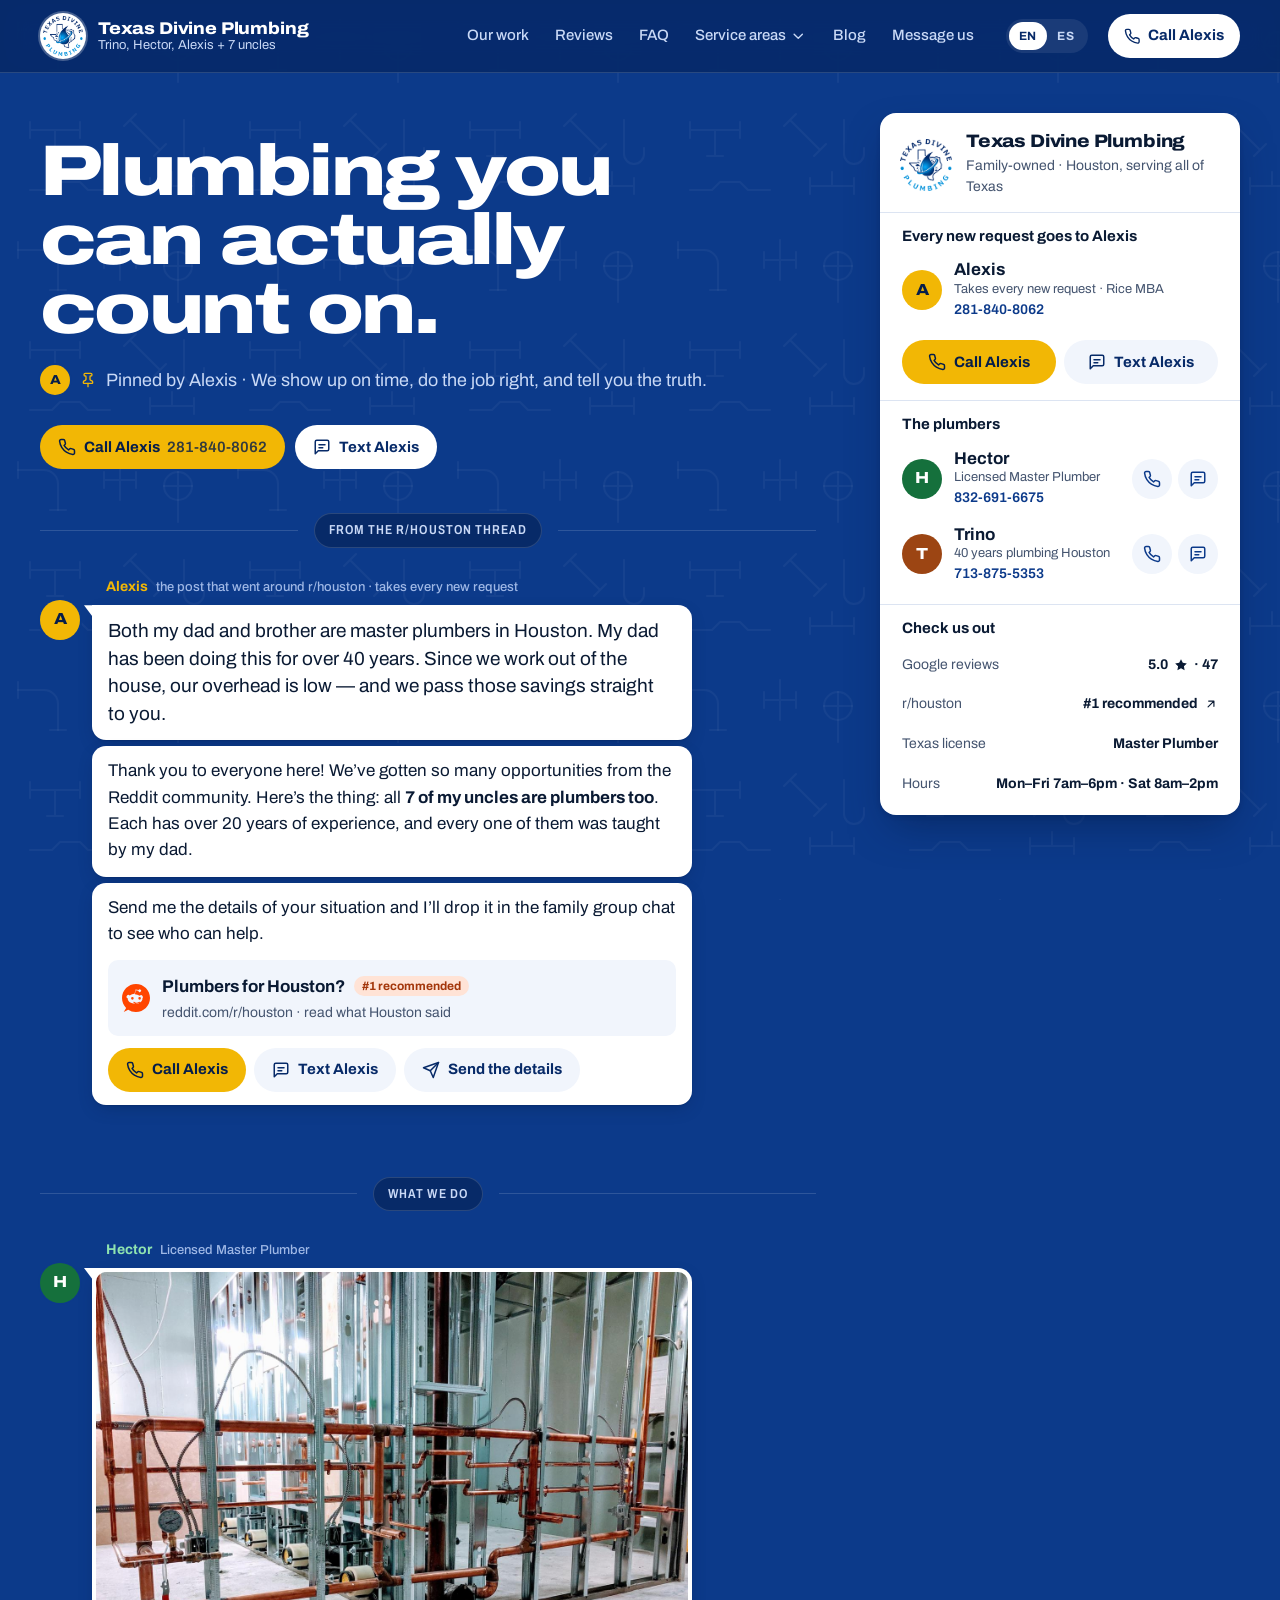
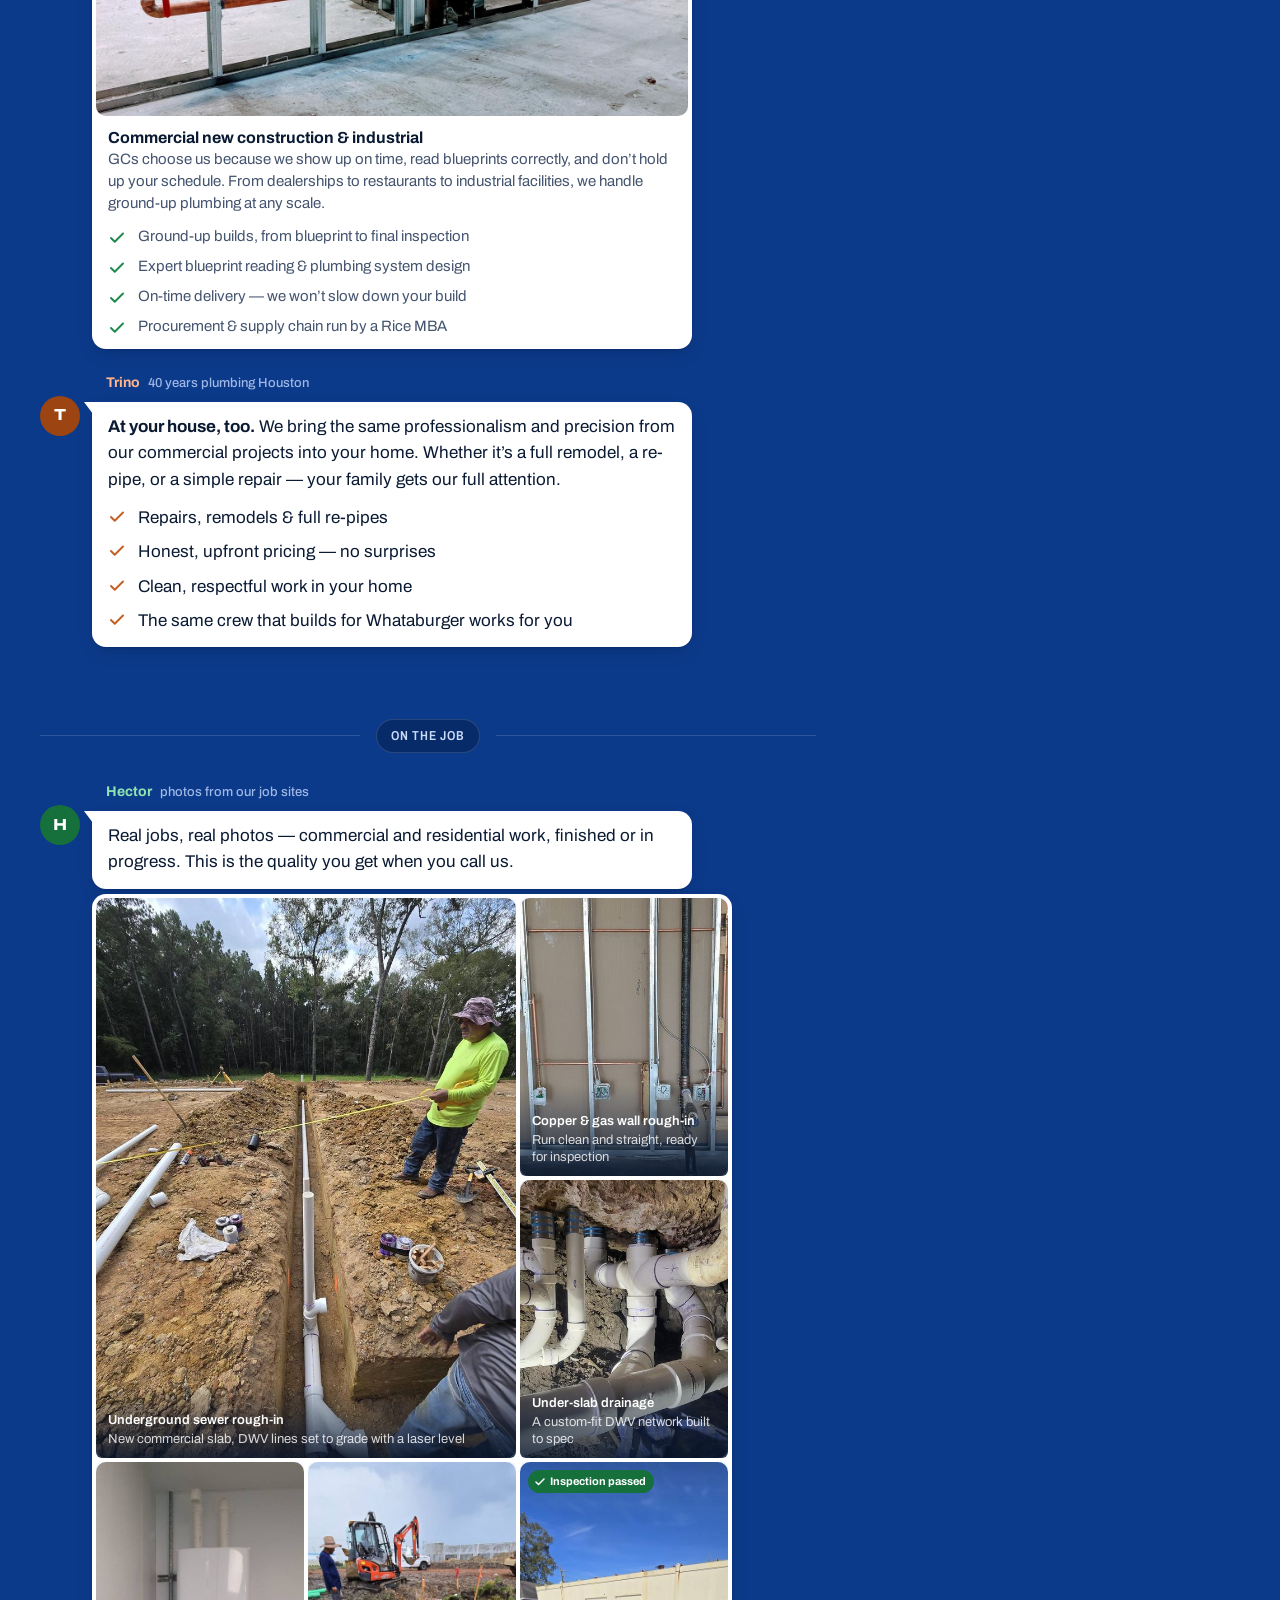
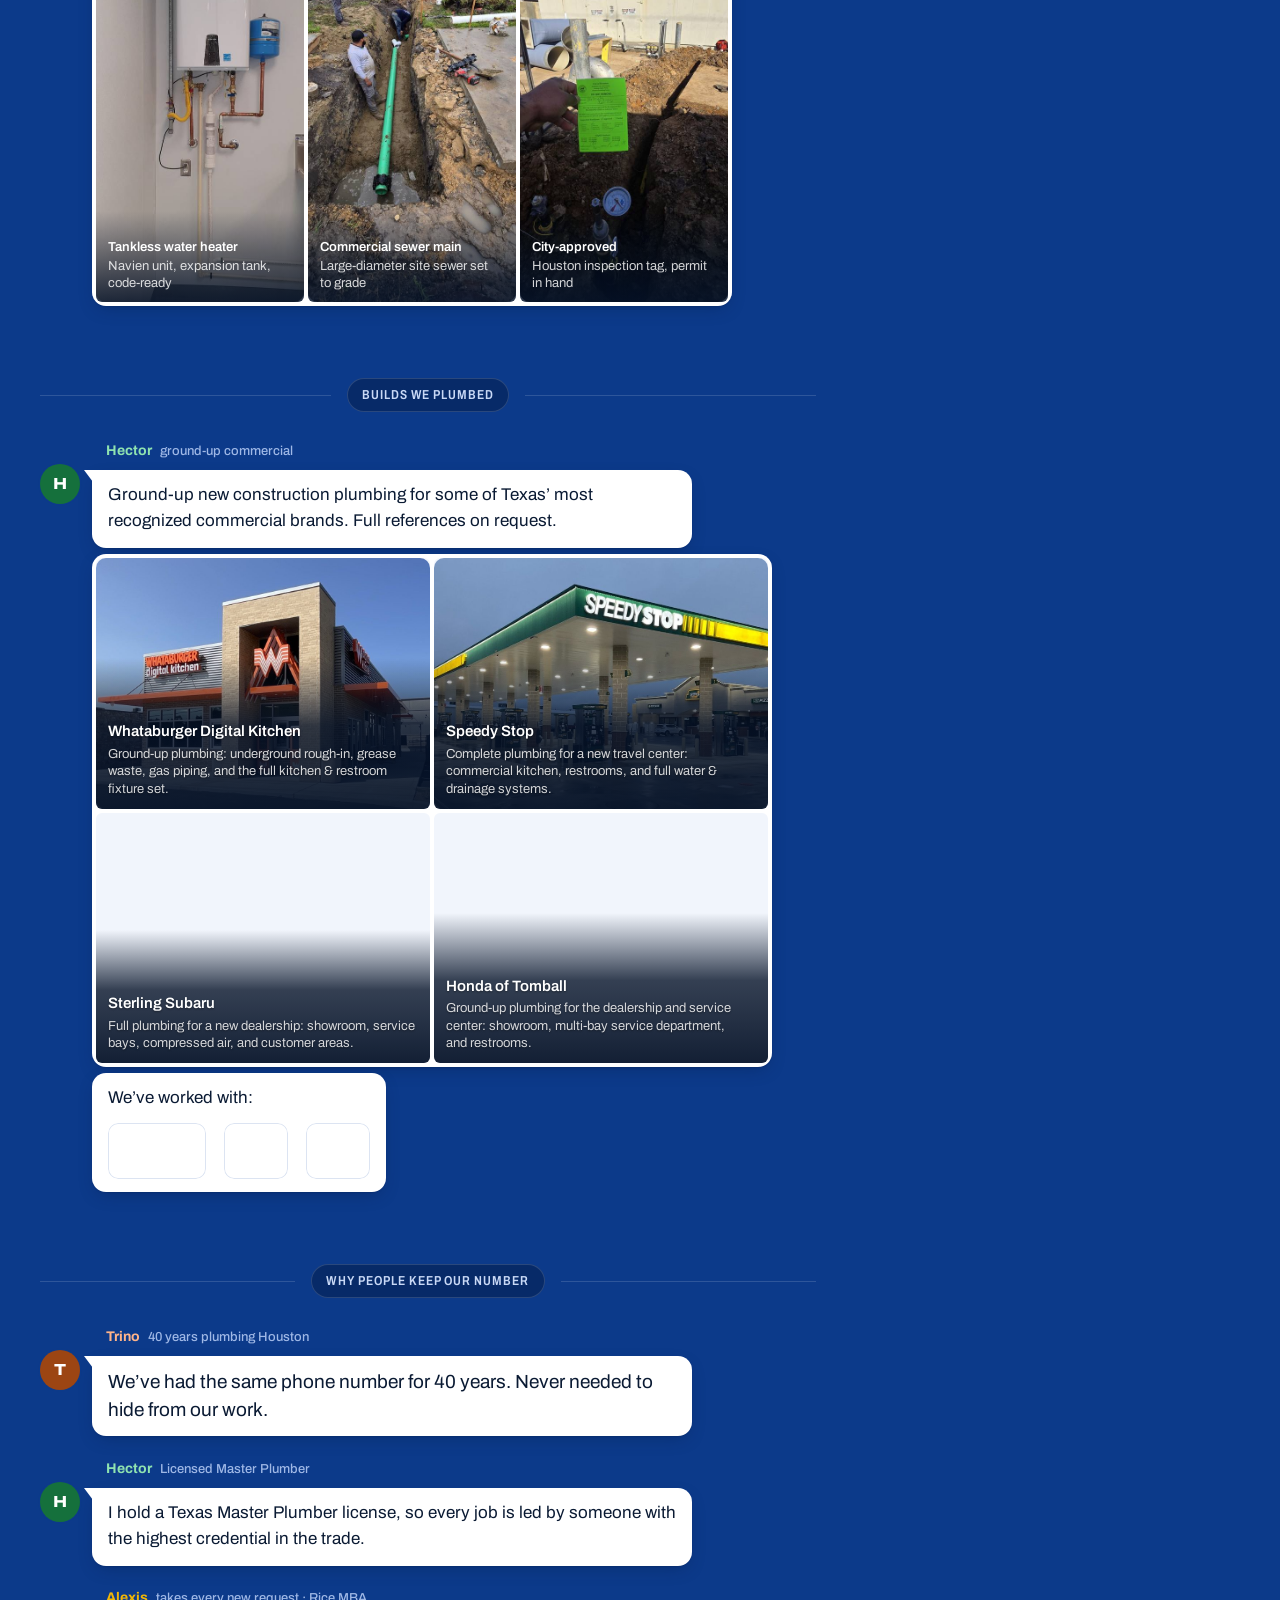
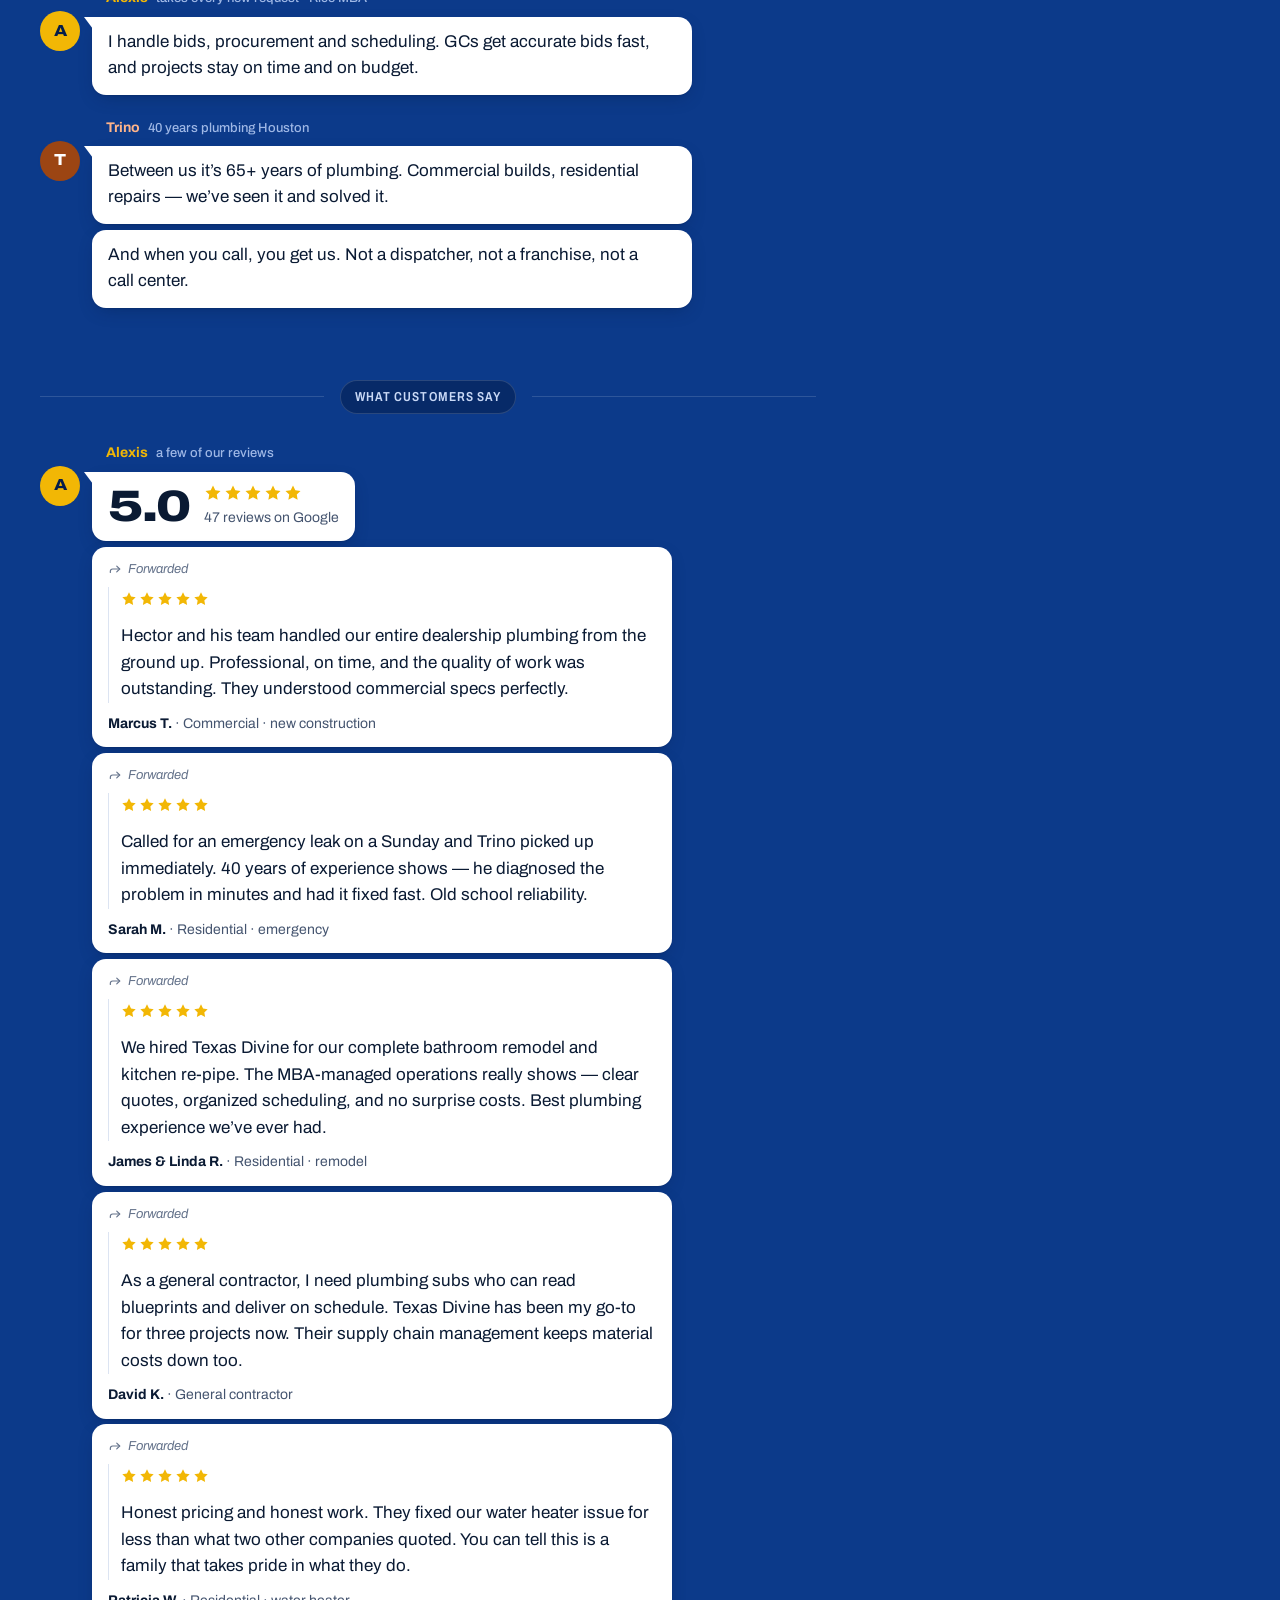
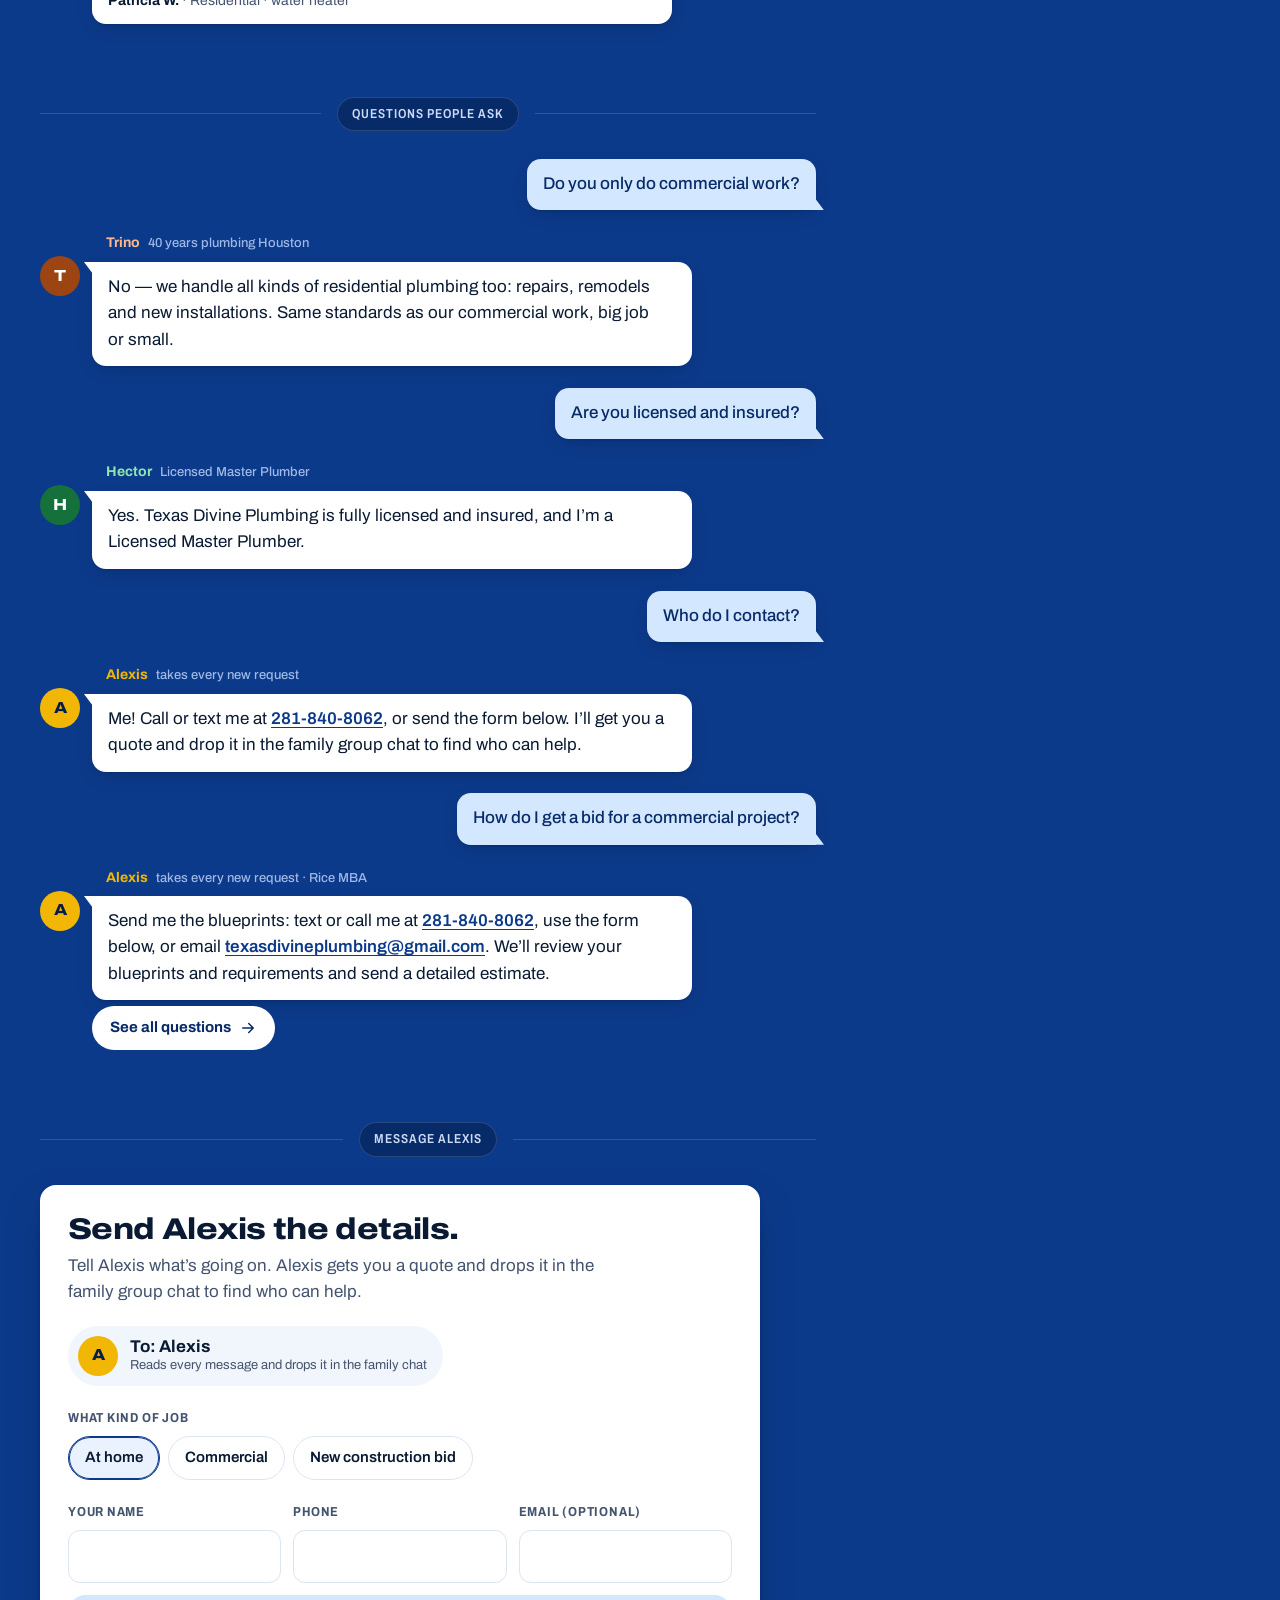
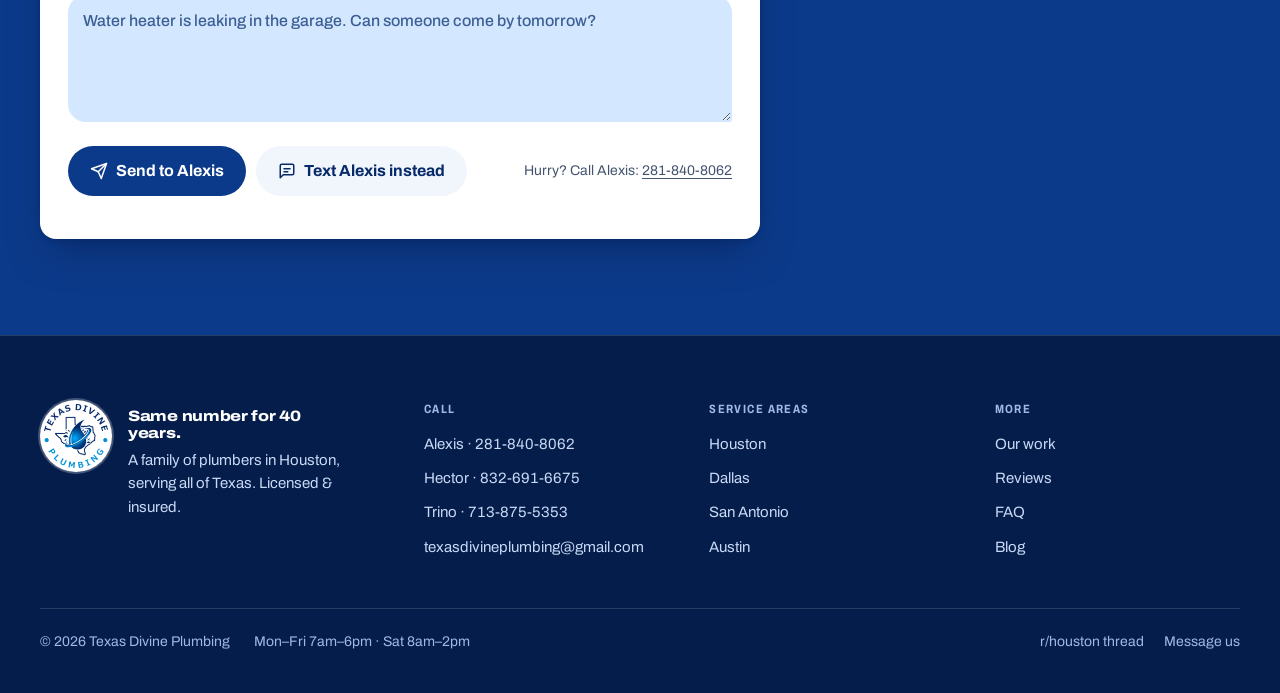
<file: index.html>
<!DOCTYPE html>
<html lang="en">
<head>
    <meta charset="UTF-8">
    <meta name="viewport" content="width=device-width, initial-scale=1.0">
    <title>Texas Divine Plumbing | Commercial & Residential Plumbing Services</title>
    <meta name="description" content="Texas Divine Plumbing - Commercial new construction and expert residential plumbing services. 65 years combined experience. Serving all of Texas: Houston, Dallas, San Antonio, Austin.">

    <!-- Canonical -->
    <link rel="canonical" href="https://texasdivineplumbing.com/">

    <!-- Open Graph -->
    <meta property="og:title" content="Texas Divine Plumbing | Commercial & Residential Plumbing">
    <meta property="og:description" content="Texas' trusted family plumbing team. Commercial new construction and expert residential services. 65 years combined experience.">
    <meta property="og:image" content="https://texasdivineplumbing.com/images/og-image.jpg">
    <meta property="og:url" content="https://texasdivineplumbing.com/">
    <meta property="og:type" content="website">
    <meta property="og:locale" content="en_US">
    <meta property="og:site_name" content="Texas Divine Plumbing">

    <!-- Twitter Card -->
    <meta name="twitter:card" content="summary_large_image">
    <meta name="twitter:title" content="Texas Divine Plumbing | Commercial & Residential Plumbing">
    <meta name="twitter:description" content="Texas' trusted family plumbing team. 65 years combined experience. Commercial new construction & residential services.">
    <meta name="twitter:image" content="https://texasdivineplumbing.com/images/og-image.jpg">

    <!-- Favicon -->
    <link rel="icon" type="image/png" href="images/web/logo-256.png">
    <link rel="apple-touch-icon" href="images/web/logo-256.png">

    <!-- Google Analytics 4 (Replace G-XXXXXXXXXX with your measurement ID) -->
    <script async src="https://www.googletagmanager.com/gtag/js?id=G-XXXXXXXXXX"></script>
    <script>
      window.dataLayer = window.dataLayer || [];
      function gtag(){dataLayer.push(arguments);}
      gtag('js', new Date());
      gtag('config', 'G-XXXXXXXXXX');
    </script>

    <!-- Fonts -->
    <link rel="preconnect" href="https://fonts.googleapis.com">
    <link rel="preconnect" href="https://fonts.gstatic.com" crossorigin>
    <link href="https://fonts.googleapis.com/css2?family=Archivo:wdth,wght@62..125,100..900&display=swap" rel="stylesheet">
    <meta name="theme-color" content="#072a68">

    <!-- Styles -->
    <link rel="stylesheet" href="css/styles.css">

    <!-- JSON-LD: LocalBusiness (Plumber) -->
    <script type="application/ld+json">
    {
        "@context": "https://schema.org",
        "@type": "Plumber",
        "@id": "https://texasdivineplumbing.com/#business",
        "name": "Texas Divine Plumbing",
        "url": "https://texasdivineplumbing.com",
        "logo": "https://texasdivineplumbing.com/images/logo.png",
        "image": "https://texasdivineplumbing.com/images/commercial-banner.jpg",
        "description": "Commercial new construction and expert residential plumbing services serving all of Texas. 65 years combined experience. Licensed, insured, and MBA-managed operations.",
        "telephone": ["+18326916675", "+17138755353", "+12818408062"],
        "email": "texasdivineplumbing@gmail.com",
        "address": {
            "@type": "PostalAddress",
            "addressLocality": "Houston",
            "addressRegion": "TX",
            "addressCountry": "US"
        },
        "geo": {
            "@type": "GeoCoordinates",
            "latitude": 29.7604,
            "longitude": -95.3698
        },
        "areaServed": [
            { "@type": "City", "name": "Houston", "addressRegion": "TX" },
            { "@type": "City", "name": "Dallas", "addressRegion": "TX" },
            { "@type": "City", "name": "San Antonio", "addressRegion": "TX" },
            { "@type": "City", "name": "Austin", "addressRegion": "TX" },
            { "@type": "City", "name": "Fort Worth", "addressRegion": "TX" },
            { "@type": "City", "name": "Sugar Land", "addressRegion": "TX" },
            { "@type": "City", "name": "Katy", "addressRegion": "TX" },
            { "@type": "City", "name": "The Woodlands", "addressRegion": "TX" }
        ],
        "openingHoursSpecification": [
            {
                "@type": "OpeningHoursSpecification",
                "dayOfWeek": ["Monday", "Tuesday", "Wednesday", "Thursday", "Friday"],
                "opens": "07:00",
                "closes": "18:00"
            },
            {
                "@type": "OpeningHoursSpecification",
                "dayOfWeek": "Saturday",
                "opens": "08:00",
                "closes": "14:00"
            }
        ],
        "priceRange": "$$",
        "paymentAccepted": "Cash, Check, Credit Card",
        "knowsAbout": [
            "Commercial Plumbing",
            "New Construction Plumbing",
            "Residential Plumbing",
            "Industrial Plumbing",
            "Blueprint Reading",
            "Plumbing System Design"
        ],
        "employee": [
            {
                "@type": "Person",
                "name": "Trino",
                "jobTitle": "Industry Veteran & Founder",
                "description": "40-year Houston plumbing veteran"
            },
            {
                "@type": "Person",
                "name": "Hector",
                "jobTitle": "Master Plumber",
                "description": "Licensed Master Plumber specializing in complex commercial systems"
            },
            {
                "@type": "Person",
                "name": "Alexis",
                "jobTitle": "Operations Manager",
                "description": "Rice MBA, manages bids, procurement, and supply chain optimization"
            }
        ],
        "aggregateRating": {
            "@type": "AggregateRating",
            "ratingValue": "5.0",
            "reviewCount": "47",
            "bestRating": "5",
            "worstRating": "1"
        }
    }
    </script>

    <!-- JSON-LD: Services -->
    <script type="application/ld+json">
    [
        {
            "@context": "https://schema.org",
            "@type": "Service",
            "name": "Commercial New Construction Plumbing",
            "description": "Ground-up commercial plumbing for new builds across Texas. From restaurants to dealerships, handling projects of any scale.",
            "provider": { "@id": "https://texasdivineplumbing.com/#business" },
            "areaServed": { "@type": "State", "name": "Texas" },
            "serviceType": "Commercial Plumbing"
        },
        {
            "@context": "https://schema.org",
            "@type": "Service",
            "name": "Residential Plumbing Services",
            "description": "Expert residential plumbing including repairs, remodels, and emergency services with honest pricing and same-day availability.",
            "provider": { "@id": "https://texasdivineplumbing.com/#business" },
            "areaServed": { "@type": "State", "name": "Texas" },
            "serviceType": "Residential Plumbing"
        }
    ]
    </script>

    <!-- JSON-LD: FAQ Page -->
    <script type="application/ld+json">
    {
        "@context": "https://schema.org",
        "@type": "FAQPage",
        "mainEntity": [
            {
                "@type": "Question",
                "name": "What areas does Texas Divine Plumbing serve?",
                "acceptedAnswer": {
                    "@type": "Answer",
                    "text": "We serve all of Texas including Houston, Dallas, San Antonio, Austin, Fort Worth, Sugar Land, Katy, The Woodlands, and surrounding areas. Our team regularly handles projects across this region."
                }
            },
            {
                "@type": "Question",
                "name": "How can I get in touch for more information?",
                "acceptedAnswer": {
                    "@type": "Answer",
                    "text": "Text or call Alexis Morales at 281-840-8062. Alexis takes every new request, gets you a quote and puts the right plumber on your job. You can also email texasdivineplumbing@gmail.com, or reach Hector at 832-691-6675 and Trino at 713-875-5353."
                }
            },
            {
                "@type": "Question",
                "name": "What types of commercial projects do you handle?",
                "acceptedAnswer": {
                    "@type": "Answer",
                    "text": "We specialize in ground-up new construction plumbing for commercial and industrial buildings. Our portfolio includes car dealerships, restaurants, retail spaces, office buildings, and industrial facilities across Texas."
                }
            },
            {
                "@type": "Question",
                "name": "Are you licensed and insured?",
                "acceptedAnswer": {
                    "@type": "Answer",
                    "text": "Yes, Texas Divine Plumbing is fully licensed and insured. Hector is a Licensed Master Plumber, and our team has 65+ years of combined plumbing experience."
                }
            },
            {
                "@type": "Question",
                "name": "How do I request a bid for a commercial project?",
                "acceptedAnswer": {
                    "@type": "Answer",
                    "text": "You can request a bid by calling us directly, filling out our contact form, or emailing us at texasdivineplumbing@gmail.com. We will review your blueprints and project requirements to provide a detailed estimate."
                }
            },
            {
                "@type": "Question",
                "name": "What makes Texas Divine Plumbing different from other plumbers?",
                "acceptedAnswer": {
                    "@type": "Answer",
                    "text": "We combine 65+ years of hands-on plumbing experience with MBA-level business management. Our team includes a 40-year industry veteran, a Licensed Master Plumber, and a Rice MBA who optimizes supply chain and project efficiency. We have never changed our phone number in 40 years because we stand behind our work."
                }
            },
            {
                "@type": "Question",
                "name": "Do you offer residential remodeling plumbing?",
                "acceptedAnswer": {
                    "@type": "Answer",
                    "text": "Yes, we handle all types of residential plumbing including repairs, remodels, and new installations. We bring the same professional standards from our commercial work to every residential job, big or small."
                }
            },
            {
                "@type": "Question",
                "name": "How long has Texas Divine Plumbing been in business?",
                "acceptedAnswer": {
                    "@type": "Answer",
                    "text": "Our founding team member Trino has been in the Houston plumbing industry for over 40 years. As a family business, Texas Divine Plumbing combines this deep experience with modern efficiency, giving us 65+ years of combined expertise."
                }
            }
        ]
    }
    </script>

    <!-- JSON-LD: Reviews -->
    <script type="application/ld+json">
    {
        "@context": "https://schema.org",
        "@type": "Plumber",
        "@id": "https://texasdivineplumbing.com/#business",
        "review": [
            {
                "@type": "Review",
                "author": { "@type": "Person", "name": "Marcus T." },
                "datePublished": "2025-11-15",
                "reviewRating": { "@type": "Rating", "ratingValue": "5", "bestRating": "5" },
                "reviewBody": "Hector and his team handled our entire dealership plumbing from the ground up. Professional, on time, and the quality of work was outstanding. They understood commercial specs perfectly."
            },
            {
                "@type": "Review",
                "author": { "@type": "Person", "name": "Sarah M." },
                "datePublished": "2025-10-22",
                "reviewRating": { "@type": "Rating", "ratingValue": "5", "bestRating": "5" },
                "reviewBody": "Called for an emergency leak on a Sunday and Trino picked up immediately. 40 years of experience shows - he diagnosed the problem in minutes and had it fixed fast. Old school reliability."
            },
            {
                "@type": "Review",
                "author": { "@type": "Person", "name": "James & Linda R." },
                "datePublished": "2025-09-08",
                "reviewRating": { "@type": "Rating", "ratingValue": "5", "bestRating": "5" },
                "reviewBody": "We hired Texas Divine for our complete bathroom remodel and kitchen re-pipe. The MBA-managed operations side really shows - clear quotes, organized scheduling, and no surprise costs. Best plumbing experience we have ever had."
            },
            {
                "@type": "Review",
                "author": { "@type": "Person", "name": "David K." },
                "datePublished": "2025-08-30",
                "reviewRating": { "@type": "Rating", "ratingValue": "5", "bestRating": "5" },
                "reviewBody": "As a general contractor, I need plumbing subs who can read blueprints and deliver on schedule. Texas Divine has been my go-to for three projects now. Their supply chain management keeps material costs down too."
            },
            {
                "@type": "Review",
                "author": { "@type": "Person", "name": "Patricia W." },
                "datePublished": "2025-12-03",
                "reviewRating": { "@type": "Rating", "ratingValue": "5", "bestRating": "5" },
                "reviewBody": "Honest pricing and honest work. They fixed our water heater issue for less than what two other companies quoted. You can tell this is a family that takes pride in what they do."
            }
        ]
    }
    </script>
</head>
<body>
    <a href="#main-content" class="skip-link">Skip to content</a>
    <svg width="0" height="0" style="position:absolute" aria-hidden="true" focusable="false">
        <symbol id="i-phone" viewBox="0 0 24 24"><path d="M22 16.92v3a2 2 0 0 1-2.18 2 19.79 19.79 0 0 1-8.63-3.07 19.5 19.5 0 0 1-6-6 19.79 19.79 0 0 1-3.07-8.67A2 2 0 0 1 4.11 2h3a2 2 0 0 1 2 1.72c.13.96.36 1.9.7 2.81a2 2 0 0 1-.45 2.11L8.09 9.91a16 16 0 0 0 6 6l1.27-1.27a2 2 0 0 1 2.11-.45c.91.34 1.85.57 2.81.7A2 2 0 0 1 22 16.92z"/></symbol>
        <symbol id="i-text" viewBox="0 0 24 24"><path d="M21 15a2 2 0 0 1-2 2H7l-4 4V5a2 2 0 0 1 2-2h14a2 2 0 0 1 2 2z"/><path d="M8 9h8M8 13h5"/></symbol>
        <symbol id="i-pin" viewBox="0 0 24 24"><path d="M12 17v5"/><path d="M9 10.76a2 2 0 0 1-1.11 1.79l-1.78.9A2 2 0 0 0 5 15.24V16a1 1 0 0 0 1 1h12a1 1 0 0 0 1-1v-.76a2 2 0 0 0-1.11-1.79l-1.78-.9A2 2 0 0 1 15 10.76V7a1 1 0 0 1 1-1 2 2 0 0 0 0-4H8a2 2 0 0 0 0 4 1 1 0 0 1 1 1z"/></symbol>
        <symbol id="i-star" viewBox="0 0 24 24"><path fill="currentColor" stroke="none" d="M12 2l3.09 6.26L22 9.27l-5 4.87 1.18 6.88L12 17.77l-6.18 3.25L7 14.14 2 9.27l6.91-1.01z"/></symbol>
        <symbol id="i-check" viewBox="0 0 24 24"><path d="M20 6L9 17l-5-5"/></symbol>
        <symbol id="i-out" viewBox="0 0 24 24"><path d="M7 17L17 7M8 7h9v9"/></symbol>
        <symbol id="i-down" viewBox="0 0 24 24"><path d="M6 9l6 6 6-6"/></symbol>
        <symbol id="i-menu" viewBox="0 0 24 24"><path d="M4 7h16M4 12h16M4 17h16"/></symbol>
        <symbol id="i-close" viewBox="0 0 24 24"><path d="M18 6L6 18M6 6l12 12"/></symbol>
        <symbol id="i-forward" viewBox="0 0 24 24"><path d="M15 17l5-5-5-5"/><path d="M4 18v-2a4 4 0 0 1 4-4h12"/></symbol>
        <symbol id="i-send" viewBox="0 0 24 24"><path d="M22 2L11 13"/><path d="M22 2l-7 20-4-9-9-4z"/></symbol>
        <symbol id="i-mail" viewBox="0 0 24 24"><rect x="2" y="4" width="20" height="16" rx="2"/><path d="M22 7l-10 6L2 7"/></symbol>
        <symbol id="i-shield" viewBox="0 0 24 24"><path d="M12 22s8-4 8-10V5l-8-3-8 3v7c0 6 8 10 8 10z"/><path d="M9 12l2 2 4-4"/></symbol>
        <symbol id="i-arrow" viewBox="0 0 24 24"><path d="M5 12h14M13 6l6 6-6 6"/></symbol>
        <symbol id="i-reddit" viewBox="0 0 24 24"><path fill="currentColor" stroke="none" d="M12 0C5.373 0 0 5.373 0 12c0 3.313 1.344 6.312 3.516 8.484L1.5 24l3.797-1.969A11.94 11.94 0 0 0 12 24c6.627 0 12-5.373 12-12S18.627 0 12 0zm5.6 12.29a1.4 1.4 0 0 1 .01.24c0 2.45-2.85 4.43-6.37 4.43s-6.37-1.98-6.37-4.43c0-.08.003-.16.01-.24a1.56 1.56 0 1 1 1.72-2.53 7.7 7.7 0 0 1 4.2-1.33l.8-3.76 2.61.56a1.12 1.12 0 1 1-.13.61l-2.33-.5-.71 3.35a7.7 7.7 0 0 1 4.14 1.33 1.56 1.56 0 1 1 1.72 2.54zM8.9 13.4a1.12 1.12 0 1 0 0-2.24 1.12 1.12 0 0 0 0 2.24zm6.2 0a1.12 1.12 0 1 0 0-2.24 1.12 1.12 0 0 0 0 2.24zm-.42 1.9a.4.4 0 0 1 .56.56 3.9 3.9 0 0 1-2.74 1 3.9 3.9 0 0 1-2.74-1 .4.4 0 0 1 .56-.56c.6.53 1.4.79 2.18.79.78 0 1.58-.26 2.18-.79z"/></symbol>
        <symbol id="i-google" viewBox="0 0 24 24"><path fill="currentColor" stroke="none" d="M12.48 10.92v3.28h7.84c-.24 1.84-.85 3.19-1.79 4.13-1.15 1.15-2.93 2.4-6.05 2.4-4.83 0-8.6-3.89-8.6-8.72s3.77-8.72 8.6-8.72c2.6 0 4.51 1.03 5.91 2.35l2.31-2.31C18.75 1.44 16.13 0 12.48 0 5.87 0 .31 5.39.31 12s5.56 12 12.17 12c3.57 0 6.27-1.17 8.37-3.36 2.16-2.16 2.84-5.21 2.84-7.67 0-.76-.05-1.47-.17-2.05H12.48z"/></symbol>
    </svg>
    <header class="topbar">
        <div class="topbar__inner">
            <a class="brand" href="index.html" aria-label="Texas Divine Plumbing, home">
                <span class="brand__mark"><img src="images/web/logo-256.png" alt="" width="40" height="40"></span>
                <span class="brand__text">
                    <span class="brand__name">Texas Divine Plumbing</span>
                    <span class="brand__meta" data-i18n="meta">Trino, Hector, Alexis + 7 uncles</span>
                </span>
            </a>
            <nav class="nav" id="site-nav" aria-label="Main">
                <ul class="nav__list">
                    <li><a class="nav__link" href="#work" data-i18n="nav.work">Our work</a></li>
                    <li><a class="nav__link" href="#reviews" data-i18n="nav.reviews">Reviews</a></li>
                    <li><a class="nav__link" href="faq.html">FAQ</a></li>
                    <li class="nav__item--has-sub">
                        <button class="nav__link" type="button" aria-expanded="false" data-sub-toggle><span data-i18n="nav.areas">Service areas</span> <svg class="icon" aria-hidden="true"><use href="#i-down"/></svg></button>
                        <ul class="nav__sub">
                            <li><a href="houston-plumbing.html">Houston</a></li>
                            <li><a href="dallas-plumbing.html">Dallas</a></li>
                            <li><a href="san-antonio-plumbing.html">San Antonio</a></li>
                            <li><a href="austin-plumbing.html">Austin</a></li>
                        </ul>
                    </li>
                    <li><a class="nav__link" href="blog.html">Blog</a></li>
                    <li><a class="nav__link" href="#message" data-i18n="nav.message">Message us</a></li>
                    <li class="nav__lang">
                        <div class="lang" role="group" aria-label="Language">
                            <button type="button" data-lang="en" class="active" aria-pressed="true">English</button>
                            <button type="button" data-lang="es" aria-pressed="false">Español</button>
                        </div>
                        <a class="chip chip--alexis chip--xl nav__call" href="tel:+12818408062"><svg class="icon" aria-hidden="true"><use href="#i-phone"/></svg><span data-i18n="cta.call">Call Alexis</span> <span class="chip__num">281-840-8062</span></a>
                    </li>
                </ul>
            </nav>
            <div class="lang" role="group" aria-label="Language">
                <button type="button" data-lang="en" class="active" aria-pressed="true">EN</button>
                <button type="button" data-lang="es" aria-pressed="false">ES</button>
            </div>
            <a class="topbar__call" href="tel:+12818408062"><svg class="icon" aria-hidden="true"><use href="#i-phone"/></svg><span data-i18n="call">Call Alexis</span><span class="topbar__call-num">&nbsp;· 281-840-8062</span></a>
            <button class="menu-toggle" type="button" aria-expanded="false" aria-controls="site-nav" aria-label="Open menu"><svg class="icon" aria-hidden="true"><use href="#i-menu"/></svg></button>
        </div>
    </header>

    <main id="main-content" class="layout">
        <section class="pin" aria-labelledby="pin-title">
            <div class="pinned">
                <h1 class="pin__title" id="pin-title" data-i18n="pin.title">Plumbing you can actually count&nbsp;on.</h1>
                <p class="pinned__by"><span class="avatar avatar--alexis" aria-hidden="true">A</span><svg class="icon" aria-hidden="true"><use href="#i-pin"/></svg><span data-i18n="pin.by">Pinned by Alexis &middot; We show up on time, do the job right, and tell you the truth.</span></p>
            </div>
            <div class="pin__cta">
                <a class="chip chip--alexis chip--xl" href="tel:+12818408062"><svg class="icon" aria-hidden="true"><use href="#i-phone"/></svg><span><span data-i18n="cta.call">Call Alexis</span> <span class="chip__num">281-840-8062</span></span></a>
                <a class="chip chip--light chip--xl" href="sms:+12818408062?&amp;body=Hello%2C%20Thanks%20for%20reaching%20out%21%20To%20provide%20a%20quote%20please%20answer%20the%20following%3A%0A%0AAddress%3F%0A%0AWhat%E2%80%99s%20the%20situation%3F%0A%0AHow%20soon%20do%20you%20want%20it%20fixed%3F%0A%0AAny%20pictures%3F%0A%0AThank%20you%21"><svg class="icon" aria-hidden="true"><use href="#i-text"/></svg><span data-i18n="cta.text">Text Alexis</span></a>
            </div>
        </section>

        <div class="thread">
            <h2 class="day"><span class="day__label" data-i18n="day.reddit">From the r/houston thread</span></h2>

            <div class="group group--alexis">
                <span class="group__avatar avatar avatar--alexis" aria-hidden="true">A</span>
                <div class="group__body">
                    <p class="group__name">Alexis <span>the post that went around r/houston · takes every new request</span></p>
                    <div class="typing" aria-hidden="true"><i></i><i></i><i></i></div>
                    <p class="bubble bubble--big">Both my dad and brother are master plumbers in Houston. My dad has been doing this for over 40 years. Since we work out of the house, our overhead is low &mdash; and we pass those savings straight to you.</p>
                    <p class="bubble">Thank you to everyone here! We&rsquo;ve gotten so many opportunities from the Reddit community. Here&rsquo;s the thing: all <strong>7 of my uncles are plumbers too</strong>. Each has over 20 years of experience, and every one of them was taught by my dad.</p>
                    <div class="bubble">
                        <p>Send me the details of your situation and I&rsquo;ll drop it in the family group chat to see who can help.</p>
                        <a class="preview" href="https://www.reddit.com/r/houston/comments/1hpouwl/plumbers_for_houston/m4j86ie/" target="_blank" rel="noopener">
                            <svg class="icon" aria-hidden="true"><use href="#i-reddit"/></svg>
                            <span>
                                <span class="preview__title">Plumbers for Houston? <span class="preview__badge">#1 recommended</span></span>
                                <span class="preview__desc">reddit.com/r/houston &middot; read what Houston said</span>
                            </span>
                        </a>
                        <div class="chips">
                            <a class="chip chip--alexis" href="tel:+12818408062"><svg class="icon" aria-hidden="true"><use href="#i-phone"/></svg>Call Alexis</a>
                            <a class="chip chip--ghost" href="sms:+12818408062?&amp;body=Hello%2C%20Thanks%20for%20reaching%20out%21%20To%20provide%20a%20quote%20please%20answer%20the%20following%3A%0A%0AAddress%3F%0A%0AWhat%E2%80%99s%20the%20situation%3F%0A%0AHow%20soon%20do%20you%20want%20it%20fixed%3F%0A%0AAny%20pictures%3F%0A%0AThank%20you%21"><svg class="icon" aria-hidden="true"><use href="#i-text"/></svg>Text Alexis</a>
                            <a class="chip chip--ghost" href="#message"><svg class="icon" aria-hidden="true"><use href="#i-send"/></svg>Send the details</a>
                        </div>
                    </div>
                </div>
            </div>

            <h2 class="day"><span class="day__label" data-i18n="day.services">What we do</span></h2>

            <div class="group group--hector">
                <span class="group__avatar avatar avatar--hector" aria-hidden="true">H</span>
                <div class="group__body">
                    <p class="group__name">Hector <span>Licensed Master Plumber</span></p>
                    <div class="typing" aria-hidden="true"><i></i><i></i><i></i></div>
                    <figure class="bubble bubble--photo bubble--accent">
                        <img src="images/web/copper-manifold.jpg" alt="Copper supply manifold roughed into a steel-framed commercial wall" width="1400" height="1050" loading="lazy">
                        <figcaption>
                            <strong>Commercial new construction &amp; industrial</strong>
                            GCs choose us because we show up on time, read blueprints correctly, and don&rsquo;t hold up your schedule. From dealerships to restaurants to industrial facilities, we handle ground-up plumbing at any scale.
                            <ul class="ticks">
                            <li><svg class="icon" aria-hidden="true"><use href="#i-check"/></svg><span>Ground-up builds, from blueprint to final inspection</span></li>
                            <li><svg class="icon" aria-hidden="true"><use href="#i-check"/></svg><span>Expert blueprint reading &amp; plumbing system design</span></li>
                            <li><svg class="icon" aria-hidden="true"><use href="#i-check"/></svg><span>On-time delivery &mdash; we won&rsquo;t slow down your build</span></li>
                            <li><svg class="icon" aria-hidden="true"><use href="#i-check"/></svg><span>Procurement &amp; supply chain run by a Rice MBA</span></li>
                        </ul>
                        </figcaption>
                    </figure>
                </div>
            </div>

            <div class="group group--trino">
                <span class="group__avatar avatar avatar--trino" aria-hidden="true">T</span>
                <div class="group__body">
                    <p class="group__name">Trino <span>40 years plumbing Houston</span></p>
                    <div class="typing" aria-hidden="true"><i></i><i></i><i></i></div>
                    <div class="bubble bubble--accent">
                        <p><strong>At your house, too.</strong> We bring the same professionalism and precision from our commercial projects into your home. Whether it&rsquo;s a full remodel, a re-pipe, or a simple repair &mdash; your family gets our full attention.</p>
                        <ul class="ticks">
                            <li><svg class="icon" aria-hidden="true"><use href="#i-check"/></svg><span>Repairs, remodels &amp; full re-pipes</span></li>
                            <li><svg class="icon" aria-hidden="true"><use href="#i-check"/></svg><span>Honest, upfront pricing &mdash; no surprises</span></li>
                            <li><svg class="icon" aria-hidden="true"><use href="#i-check"/></svg><span>Clean, respectful work in your home</span></li>
                            <li><svg class="icon" aria-hidden="true"><use href="#i-check"/></svg><span>The same crew that builds for Whataburger works for you</span></li>
                        </ul>
                    </div>
                </div>
            </div>

            <h2 class="day" id="work"><span class="day__label" data-i18n="day.work">On the job</span></h2>

            <div class="group group--hector">
                <span class="group__avatar avatar avatar--hector" aria-hidden="true">H</span>
                <div class="group__body">
                    <p class="group__name">Hector <span>photos from our job sites</span></p>
                    <div class="typing" aria-hidden="true"><i></i><i></i><i></i></div>
                    <p class="bubble">Real jobs, real photos &mdash; commercial and residential work, finished or in progress. This is the quality you get when you call us.</p>
                    <div class="bubble bubble--photo album">
                        <figure>
                            <img src="images/web/work-05-sewer-main.jpg" alt="Underground sanitary sewer rough-in: PVC drain lines laid to grade in a trench, laser level in the background" width="750" height="1000" loading="lazy">
                            <figcaption>Underground sewer rough-in<span>New commercial slab, DWV lines set to grade with a laser level</span></figcaption>
                        </figure>
                        <figure>
                            <img src="images/web/work-02-copper-gas-wall.jpg" alt="Copper water supply lines and black gas piping roughed into a steel-framed wall" width="1100" height="520" loading="lazy">
                            <figcaption>Copper &amp; gas wall rough-in<span>Run clean and straight, ready for inspection</span></figcaption>
                        </figure>
                        <figure>
                            <img src="images/web/work-03-underslab-dwv.jpg" alt="Under-slab PVC drain, waste and vent piping network beneath a building" width="1100" height="496" loading="lazy">
                            <figcaption>Under-slab drainage<span>A custom-fit DWV network built to spec</span></figcaption>
                        </figure>
                        <figure>
                            <img src="images/web/work-04-tankless-water-heater.jpg" alt="Navien tankless water heater with expansion tank and copper connections" width="473" height="1000" loading="lazy">
                            <figcaption>Tankless water heater<span>Navien unit, expansion tank, code-ready</span></figcaption>
                        </figure>
                        <figure>
                            <img src="images/web/work-01-sewer-trench-layout.jpg" alt="Large green sewer main set to grade in a trench on a commercial site, excavator behind" width="750" height="1000" loading="lazy">
                            <figcaption>Commercial sewer main<span>Large-diameter site sewer set to grade</span></figcaption>
                        </figure>
                        <figure>
                            <img src="images/web/work-06-approved-permit.jpg" alt="City of Houston plumbing inspection tag marked Approved, held over a finished trench" width="750" height="1000" loading="lazy">
                            <span class="tag"><svg class="icon" aria-hidden="true"><use href="#i-check"/></svg>Inspection passed</span><figcaption>City-approved<span>Houston inspection tag, permit in hand</span></figcaption>
                        </figure>
                    </div>
                </div>
            </div>

            <h2 class="day" id="builds"><span class="day__label" data-i18n="day.builds">Builds we plumbed</span></h2>

            <div class="group group--hector">
                <span class="group__avatar avatar avatar--hector" aria-hidden="true">H</span>
                <div class="group__body">
                    <p class="group__name">Hector <span>ground-up commercial</span></p>
                    <div class="typing" aria-hidden="true"><i></i><i></i><i></i></div>
                    <p class="bubble">Ground-up new construction plumbing for some of Texas&rsquo; most recognized commercial brands. Full references on request.</p>
                    <div class="bubble bubble--photo album album--builds">
                        <figure>
                            <img src="images/web/project-whataburger.jpg" alt="Newly built Whataburger Digital Kitchen restaurant" width="926" height="812" loading="lazy">
                            <figcaption>Whataburger Digital Kitchen<span>Ground-up plumbing: underground rough-in, grease waste, gas piping, and the full kitchen &amp; restroom fixture set.</span></figcaption>
                        </figure>
                        <figure>
                            <img src="images/web/project-speedy-stop.jpg" alt="New Speedy Stop fuel station and convenience store at dusk" width="1000" height="603" loading="lazy">
                            <figcaption>Speedy Stop<span>Complete plumbing for a new travel center: commercial kitchen, restrooms, and full water &amp; drainage systems.</span></figcaption>
                        </figure>
                        <figure>
                            <img src="images/web/project-subaru.jpg" alt="Newly built Sterling Subaru dealership" width="1000" height="750" loading="lazy">
                            <figcaption>Sterling Subaru<span>Full plumbing for a new dealership: showroom, service bays, compressed air, and customer areas.</span></figcaption>
                        </figure>
                        <figure>
                            <img src="images/web/project-honda.jpg" alt="Honda of Tomball dealership and service center" width="1000" height="642" loading="lazy">
                            <figcaption>Honda of Tomball<span>Ground-up plumbing for the dealership and service center: showroom, multi-bay service department, and restrooms.</span></figcaption>
                        </figure>
                    </div>
                    <div class="bubble">
                        <p>We&rsquo;ve worked with:</p>
                        <div class="clients">
                            <img src="images/web/whataburger-logo.png" alt="Whataburger" width="96" height="54" loading="lazy">
                            <img src="images/web/wier-logo.png" alt="Wier Commercial Construction" width="54" height="54" loading="lazy">
                            <img src="images/web/ford-logo.png" alt="Ford dealerships" width="54" height="54" loading="lazy">
                        </div>
                    </div>
                </div>
            </div>

            <h2 class="day"><span class="day__label" data-i18n="day.why">Why people keep our number</span></h2>

            <div class="group group--trino">
                <span class="group__avatar avatar avatar--trino" aria-hidden="true">T</span>
                <div class="group__body">
                    <p class="group__name">Trino <span>40 years plumbing Houston</span></p>
                    <div class="typing" aria-hidden="true"><i></i><i></i><i></i></div>
                    <p class="bubble bubble--big">We&rsquo;ve had the same phone number for 40 years. Never needed to hide from our work.</p>
                </div>
            </div>
            <div class="group group--hector">
                <span class="group__avatar avatar avatar--hector" aria-hidden="true">H</span>
                <div class="group__body">
                    <p class="group__name">Hector <span>Licensed Master Plumber</span></p>
                    <div class="typing" aria-hidden="true"><i></i><i></i><i></i></div>
                    <p class="bubble">I hold a Texas Master Plumber license, so every job is led by someone with the highest credential in the trade.</p>
                </div>
            </div>
            <div class="group group--alexis">
                <span class="group__avatar avatar avatar--alexis" aria-hidden="true">A</span>
                <div class="group__body">
                    <p class="group__name">Alexis <span>takes every new request · Rice MBA</span></p>
                    <div class="typing" aria-hidden="true"><i></i><i></i><i></i></div>
                    <p class="bubble">I handle bids, procurement and scheduling. GCs get accurate bids fast, and projects stay on time and on budget.</p>
                </div>
            </div>
            <div class="group group--trino">
                <span class="group__avatar avatar avatar--trino" aria-hidden="true">T</span>
                <div class="group__body">
                    <p class="group__name">Trino <span>40 years plumbing Houston</span></p>
                    <div class="typing" aria-hidden="true"><i></i><i></i><i></i></div>
                    <p class="bubble">Between us it&rsquo;s 65+ years of plumbing. Commercial builds, residential repairs &mdash; we&rsquo;ve seen it and solved it.</p>
                    <p class="bubble">And when you call, you get us. Not a dispatcher, not a franchise, not a call center.</p>
                </div>
            </div>

            <h2 class="day" id="reviews"><span class="day__label" data-i18n="day.reviews">What customers say</span></h2>

            <div class="group group--alexis">
                <span class="group__avatar avatar avatar--alexis" aria-hidden="true">A</span>
                <div class="group__body">
                    <p class="group__name">Alexis <span>a few of our reviews</span></p>
                    <div class="typing" aria-hidden="true"><i></i><i></i><i></i></div>
                    <div class="bubble">
                        <div class="rating">
                            <span class="rating__score">5.0</span>
                            <span class="rating__meta"><span class="stars" aria-hidden="true"><svg class="icon" aria-hidden="true"><use href="#i-star"/></svg><svg class="icon" aria-hidden="true"><use href="#i-star"/></svg><svg class="icon" aria-hidden="true"><use href="#i-star"/></svg><svg class="icon" aria-hidden="true"><use href="#i-star"/></svg><svg class="icon" aria-hidden="true"><use href="#i-star"/></svg></span><br>47 reviews on Google</span>
                        </div>
                    </div>
                    
                        <blockquote class="bubble fwd">
                            <p class="fwd__from"><svg class="icon" aria-hidden="true"><use href="#i-forward"/></svg>Forwarded</p>
                            <div class="fwd__quote">
                                <p><span class="sr-only">5 out of 5 stars. </span><span class="stars" aria-hidden="true"><svg class="icon" aria-hidden="true"><use href="#i-star"/></svg><svg class="icon" aria-hidden="true"><use href="#i-star"/></svg><svg class="icon" aria-hidden="true"><use href="#i-star"/></svg><svg class="icon" aria-hidden="true"><use href="#i-star"/></svg><svg class="icon" aria-hidden="true"><use href="#i-star"/></svg></span></p>
                                <p>Hector and his team handled our entire dealership plumbing from the ground up. Professional, on time, and the quality of work was outstanding. They understood commercial specs perfectly.</p>
                            </div>
                            <footer class="fwd__who"><strong>Marcus T.</strong> · Commercial · new construction</footer>
                        </blockquote>
                        <blockquote class="bubble fwd">
                            <p class="fwd__from"><svg class="icon" aria-hidden="true"><use href="#i-forward"/></svg>Forwarded</p>
                            <div class="fwd__quote">
                                <p><span class="sr-only">5 out of 5 stars. </span><span class="stars" aria-hidden="true"><svg class="icon" aria-hidden="true"><use href="#i-star"/></svg><svg class="icon" aria-hidden="true"><use href="#i-star"/></svg><svg class="icon" aria-hidden="true"><use href="#i-star"/></svg><svg class="icon" aria-hidden="true"><use href="#i-star"/></svg><svg class="icon" aria-hidden="true"><use href="#i-star"/></svg></span></p>
                                <p>Called for an emergency leak on a Sunday and Trino picked up immediately. 40 years of experience shows &mdash; he diagnosed the problem in minutes and had it fixed fast. Old school reliability.</p>
                            </div>
                            <footer class="fwd__who"><strong>Sarah M.</strong> · Residential · emergency</footer>
                        </blockquote>
                        <blockquote class="bubble fwd">
                            <p class="fwd__from"><svg class="icon" aria-hidden="true"><use href="#i-forward"/></svg>Forwarded</p>
                            <div class="fwd__quote">
                                <p><span class="sr-only">5 out of 5 stars. </span><span class="stars" aria-hidden="true"><svg class="icon" aria-hidden="true"><use href="#i-star"/></svg><svg class="icon" aria-hidden="true"><use href="#i-star"/></svg><svg class="icon" aria-hidden="true"><use href="#i-star"/></svg><svg class="icon" aria-hidden="true"><use href="#i-star"/></svg><svg class="icon" aria-hidden="true"><use href="#i-star"/></svg></span></p>
                                <p>We hired Texas Divine for our complete bathroom remodel and kitchen re-pipe. The MBA-managed operations really shows &mdash; clear quotes, organized scheduling, and no surprise costs. Best plumbing experience we&rsquo;ve ever had.</p>
                            </div>
                            <footer class="fwd__who"><strong>James &amp; Linda R.</strong> · Residential · remodel</footer>
                        </blockquote>
                        <blockquote class="bubble fwd">
                            <p class="fwd__from"><svg class="icon" aria-hidden="true"><use href="#i-forward"/></svg>Forwarded</p>
                            <div class="fwd__quote">
                                <p><span class="sr-only">5 out of 5 stars. </span><span class="stars" aria-hidden="true"><svg class="icon" aria-hidden="true"><use href="#i-star"/></svg><svg class="icon" aria-hidden="true"><use href="#i-star"/></svg><svg class="icon" aria-hidden="true"><use href="#i-star"/></svg><svg class="icon" aria-hidden="true"><use href="#i-star"/></svg><svg class="icon" aria-hidden="true"><use href="#i-star"/></svg></span></p>
                                <p>As a general contractor, I need plumbing subs who can read blueprints and deliver on schedule. Texas Divine has been my go-to for three projects now. Their supply chain management keeps material costs down too.</p>
                            </div>
                            <footer class="fwd__who"><strong>David K.</strong> · General contractor</footer>
                        </blockquote>
                        <blockquote class="bubble fwd">
                            <p class="fwd__from"><svg class="icon" aria-hidden="true"><use href="#i-forward"/></svg>Forwarded</p>
                            <div class="fwd__quote">
                                <p><span class="sr-only">5 out of 5 stars. </span><span class="stars" aria-hidden="true"><svg class="icon" aria-hidden="true"><use href="#i-star"/></svg><svg class="icon" aria-hidden="true"><use href="#i-star"/></svg><svg class="icon" aria-hidden="true"><use href="#i-star"/></svg><svg class="icon" aria-hidden="true"><use href="#i-star"/></svg><svg class="icon" aria-hidden="true"><use href="#i-star"/></svg></span></p>
                                <p>Honest pricing and honest work. They fixed our water heater issue for less than what two other companies quoted. You can tell this is a family that takes pride in what they do.</p>
                            </div>
                            <footer class="fwd__who"><strong>Patricia W.</strong> · Residential · water heater</footer>
                        </blockquote>
                </div>
            </div>

            <h2 class="day"><span class="day__label" data-i18n="day.faq">Questions people ask</span></h2>

            <div class="group group--me">
                <div class="group__body">
                    <p class="sr-only">You asked:</p>
                    <p class="bubble">Do you only do commercial work?</p>
                </div>
            </div>
            <div class="group group--trino">
                <span class="group__avatar avatar avatar--trino" aria-hidden="true">T</span>
                <div class="group__body">
                    <p class="group__name">Trino <span>40 years plumbing Houston</span></p>
                    <div class="typing" aria-hidden="true"><i></i><i></i><i></i></div>
                    <p class="bubble">No &mdash; we handle all kinds of residential plumbing too: repairs, remodels and new installations. Same standards as our commercial work, big job or small.</p>
                </div>
            </div>
            <div class="group group--me">
                <div class="group__body">
                    <p class="sr-only">You asked:</p>
                    <p class="bubble">Are you licensed and insured?</p>
                </div>
            </div>
            <div class="group group--hector">
                <span class="group__avatar avatar avatar--hector" aria-hidden="true">H</span>
                <div class="group__body">
                    <p class="group__name">Hector <span>Licensed Master Plumber</span></p>
                    <div class="typing" aria-hidden="true"><i></i><i></i><i></i></div>
                    <p class="bubble">Yes. Texas Divine Plumbing is fully licensed and insured, and I&rsquo;m a Licensed Master Plumber.</p>
                </div>
            </div>
            <div class="group group--me">
                <div class="group__body">
                    <p class="sr-only">You asked:</p>
                    <p class="bubble">Who do I contact?</p>
                </div>
            </div>
            <div class="group group--alexis">
                <span class="group__avatar avatar avatar--alexis" aria-hidden="true">A</span>
                <div class="group__body">
                    <p class="group__name">Alexis <span>takes every new request</span></p>
                    <div class="typing" aria-hidden="true"><i></i><i></i><i></i></div>
                    <p class="bubble">Me! Call or text me at <a href="tel:+12818408062">281-840-8062</a>, or send the form below. I&rsquo;ll get you a quote and drop it in the family group chat to find who can help.</p>
                </div>
            </div>
            <div class="group group--me">
                <div class="group__body">
                    <p class="sr-only">You asked:</p>
                    <p class="bubble">How do I get a bid for a commercial project?</p>
                </div>
            </div>
            <div class="group group--alexis">
                <span class="group__avatar avatar avatar--alexis" aria-hidden="true">A</span>
                <div class="group__body">
                    <p class="group__name">Alexis <span>takes every new request · Rice MBA</span></p>
                    <div class="typing" aria-hidden="true"><i></i><i></i><i></i></div>
                    <p class="bubble">Send me the blueprints: text or call me at <a href="tel:+12818408062">281-840-8062</a>, use the form below, or email <a href="mailto:texasdivineplumbing@gmail.com">texasdivineplumbing@gmail.com</a>. We&rsquo;ll review your blueprints and requirements and send a detailed estimate.</p>
                    <a class="chip chip--light" href="faq.html">See all questions<svg class="icon" aria-hidden="true"><use href="#i-arrow"/></svg></a>
                </div>
            </div>

            <h2 class="day" id="message"><span class="day__label" data-i18n="day.message">Message Alexis</span></h2>

            <form class="composer" id="message-form" name="contact" method="POST" data-netlify="true" netlify-honeypot="bot-field" action="/?sent=1#message" novalidate>
                    <input type="hidden" name="form-name" value="contact">
                    <p hidden><label>Don&rsquo;t fill this out: <input name="bot-field"></label></p>
                    <h3 class="composer__title" data-i18n="composer.title">Send Alexis the details.</h3>
                    <p class="composer__intro" data-i18n="composer.intro">Tell Alexis what&rsquo;s going on. Alexis gets you a quote and drops it in the family group chat to find who can help.</p>

                    <input type="hidden" name="to" value="alexis">
                    <div class="composer__to"><span class="avatar avatar--alexis" aria-hidden="true">A</span><span><b data-i18n="composer.toAlexis">To: Alexis</b><small data-i18n="composer.toNote">Reads every message and drops it in the family chat</small></span></div>

                    <fieldset>
                        <legend class="field-label" data-i18n="composer.kind">What kind of job</legend>
                        <div class="pick pick--plain">
                            <label><input type="radio" name="service" value="residential" checked><span data-i18n="composer.home">At home</span></label>
                            <label><input type="radio" name="service" value="commercial"><span data-i18n="composer.commercial">Commercial</span></label>
                            <label><input type="radio" name="service" value="new-construction"><span data-i18n="composer.newBuild">New construction bid</span></label>
                        </div>
                    </fieldset>

                    <div class="composer__grid">
                        <div class="field">
                            <label class="field-label" for="f-name" data-i18n="composer.name">Your name</label>
                            <input id="f-name" name="name" type="text" autocomplete="name" required>
                        </div>
                        <div class="field">
                            <label class="field-label" for="f-phone" data-i18n="composer.phone">Phone</label>
                            <input id="f-phone" name="phone" type="tel" autocomplete="tel" inputmode="tel" required>
                        </div>
                        <div class="field">
                            <label class="field-label" for="f-email" data-i18n="composer.email">Email (optional)</label>
                            <input id="f-email" name="email" type="email" autocomplete="email">
                        </div>
                    </div>

                    <div class="field composer__message">
                        <label class="sr-only" for="f-message">Message</label>
                        <textarea id="f-message" name="message" rows="4" placeholder="Water heater is leaking in the garage. Can someone come by tomorrow?" data-i18n-ph="composer.ph"></textarea>
                    </div>

                    <div class="composer__actions">
                        <button class="chip" type="submit" data-send><svg class="icon" aria-hidden="true"><use href="#i-send"/></svg><span data-i18n="composer.send">Send to Alexis</span></button>
                        <a class="chip chip--ghost" href="sms:+12818408062?&amp;body=Hello%2C%20Thanks%20for%20reaching%20out%21%20To%20provide%20a%20quote%20please%20answer%20the%20following%3A%0A%0AAddress%3F%0A%0AWhat%E2%80%99s%20the%20situation%3F%0A%0AHow%20soon%20do%20you%20want%20it%20fixed%3F%0A%0AAny%20pictures%3F%0A%0AThank%20you%21" data-text-instead><svg class="icon" aria-hidden="true"><use href="#i-text"/></svg><span data-text-label>Text Alexis instead</span></a>
                        <p class="composer__note"><span data-i18n="composer.note">Hurry? Call Alexis:</span> <a href="tel:+12818408062">281-840-8062</a></p>
                    </div>
                    <p class="composer__status" role="status" aria-live="polite"></p>
                </form>
        </div>

        <aside class="panel" aria-labelledby="panel-title">
            <div class="panel__card">
                <div class="panel__head">
                    <img src="images/web/logo-256.png" alt="Texas Divine Plumbing logo" width="64" height="64" loading="lazy">
                    <div>
                        <h2 class="panel__title" id="panel-title">Texas Divine Plumbing</h2>
                        <p class="panel__sub" data-i18n="panel.sub">Family-owned · Houston, serving all of Texas</p>
                    </div>
                </div>
                <div class="panel__section">
                    <p class="panel__h" data-i18n="panel.start">Every new request goes to Alexis</p>
                    <div class="member member--alexis">
                            <span class="avatar avatar--alexis" aria-hidden="true">A</span>
                            <div>
                                <div class="member__name">Alexis</div>
                                <div class="member__role">Takes every new request · Rice MBA</div>
                                <a class="member__num" href="tel:+12818408062">281-840-8062</a>
                            </div>
                            <div class="member__actions">
                                <a class="icon-btn" href="tel:+12818408062" aria-label="Call Alexis"><svg class="icon" aria-hidden="true"><use href="#i-phone"/></svg></a>
                                <a class="icon-btn" href="sms:+12818408062?&amp;body=Hello%2C%20Thanks%20for%20reaching%20out%21%20To%20provide%20a%20quote%20please%20answer%20the%20following%3A%0A%0AAddress%3F%0A%0AWhat%E2%80%99s%20the%20situation%3F%0A%0AHow%20soon%20do%20you%20want%20it%20fixed%3F%0A%0AAny%20pictures%3F%0A%0AThank%20you%21" aria-label="Text Alexis"><svg class="icon" aria-hidden="true"><use href="#i-text"/></svg></a>
                            </div>
                        </div>
                    <div class="panel__chips">
                        <a class="chip chip--alexis" href="tel:+12818408062"><svg class="icon" aria-hidden="true"><use href="#i-phone"/></svg><span data-i18n="cta.call">Call Alexis</span></a>
                        <a class="chip chip--ghost" href="sms:+12818408062?&amp;body=Hello%2C%20Thanks%20for%20reaching%20out%21%20To%20provide%20a%20quote%20please%20answer%20the%20following%3A%0A%0AAddress%3F%0A%0AWhat%E2%80%99s%20the%20situation%3F%0A%0AHow%20soon%20do%20you%20want%20it%20fixed%3F%0A%0AAny%20pictures%3F%0A%0AThank%20you%21"><svg class="icon" aria-hidden="true"><use href="#i-text"/></svg><span data-i18n="cta.text">Text Alexis</span></a>
                    </div>
                </div>
                <div class="panel__section">
                    <p class="panel__h" data-i18n="panel.members">The plumbers</p>
                    <div class="member member--hector">
                            <span class="avatar avatar--hector" aria-hidden="true">H</span>
                            <div>
                                <div class="member__name">Hector</div>
                                <div class="member__role">Licensed Master Plumber</div>
                                <a class="member__num" href="tel:+18326916675">832-691-6675</a>
                            </div>
                            <div class="member__actions">
                                <a class="icon-btn" href="tel:+18326916675" aria-label="Call Hector"><svg class="icon" aria-hidden="true"><use href="#i-phone"/></svg></a>
                                <a class="icon-btn" href="sms:+18326916675?&amp;body=Hello%2C%20Thanks%20for%20reaching%20out%21%20To%20provide%20a%20quote%20please%20answer%20the%20following%3A%0A%0AAddress%3F%0A%0AWhat%E2%80%99s%20the%20situation%3F%0A%0AHow%20soon%20do%20you%20want%20it%20fixed%3F%0A%0AAny%20pictures%3F%0A%0AThank%20you%21" aria-label="Text Hector"><svg class="icon" aria-hidden="true"><use href="#i-text"/></svg></a>
                            </div>
                        </div>
                    <div class="member member--trino">
                            <span class="avatar avatar--trino" aria-hidden="true">T</span>
                            <div>
                                <div class="member__name">Trino</div>
                                <div class="member__role">40 years plumbing Houston</div>
                                <a class="member__num" href="tel:+17138755353">713-875-5353</a>
                            </div>
                            <div class="member__actions">
                                <a class="icon-btn" href="tel:+17138755353" aria-label="Call Trino"><svg class="icon" aria-hidden="true"><use href="#i-phone"/></svg></a>
                                <a class="icon-btn" href="sms:+17138755353?&amp;body=Hello%2C%20Thanks%20for%20reaching%20out%21%20To%20provide%20a%20quote%20please%20answer%20the%20following%3A%0A%0AAddress%3F%0A%0AWhat%E2%80%99s%20the%20situation%3F%0A%0AHow%20soon%20do%20you%20want%20it%20fixed%3F%0A%0AAny%20pictures%3F%0A%0AThank%20you%21" aria-label="Text Trino"><svg class="icon" aria-hidden="true"><use href="#i-text"/></svg></a>
                            </div>
                        </div>
                </div>
                <div class="panel__section">
                    <p class="panel__h" data-i18n="panel.check">Check us out</p>
                    <div class="facts">
                        <a class="fact" href="index.html#reviews"><span class="fact__k">Google reviews</span><span class="fact__v">5.0 <svg class="icon" aria-hidden="true"><use href="#i-star"/></svg> · 47</span></a>
                        <a class="fact" href="https://www.reddit.com/r/houston/comments/1hpouwl/plumbers_for_houston/m4j86ie/" target="_blank" rel="noopener"><span class="fact__k">r/houston</span><span class="fact__v">#1 recommended <svg class="icon" aria-hidden="true"><use href="#i-out"/></svg></span></a>
                        <div class="fact"><span class="fact__k">Texas license</span><span class="fact__v">Master Plumber</span></div>
                        <div class="fact"><span class="fact__k">Hours</span><span class="fact__v">Mon–Fri 7am–6pm · Sat 8am–2pm</span></div>
                    </div>
                </div>
            </div>
        </aside>
    </main>

    <footer class="footer">
        <div class="footer__inner">
            <div class="footer__top">
                <div class="footer__brand">
                    <span class="brand__mark"><img src="images/web/logo-256.png" alt="" width="72" height="72" loading="lazy"></span>
                    <div>
                        <p class="footer__line" data-i18n="footer.line">Same number for 40 years.</p>
                        <p data-i18n="footer.sub">A family of plumbers in Houston, serving all of Texas. Licensed &amp; insured.</p>
                    </div>
                </div>
                <div>
                    <h3>Call</h3>
                    <ul>
                        <li><a href="tel:+12818408062">Alexis · 281-840-8062</a></li>
                        <li><a href="tel:+18326916675">Hector · 832-691-6675</a></li>
                        <li><a href="tel:+17138755353">Trino · 713-875-5353</a></li>
                        <li><a href="mailto:texasdivineplumbing@gmail.com">texasdivineplumbing@gmail.com</a></li>
                    </ul>
                </div>
                <div>
                    <h3 data-i18n="nav.areas">Service areas</h3>
                    <ul>
                        <li><a href="houston-plumbing.html">Houston</a></li>
                        <li><a href="dallas-plumbing.html">Dallas</a></li>
                        <li><a href="san-antonio-plumbing.html">San Antonio</a></li>
                        <li><a href="austin-plumbing.html">Austin</a></li>
                    </ul>
                </div>
                <div>
                    <h3>More</h3>
                    <ul>
                        <li><a href="index.html#work" data-i18n="nav.work">Our work</a></li>
                        <li><a href="index.html#reviews" data-i18n="nav.reviews">Reviews</a></li>
                        <li><a href="faq.html">FAQ</a></li>
                        <li><a href="blog.html">Blog</a></li>
                    </ul>
                </div>
            </div>
            <div class="footer__bottom">
                <span>&copy; 2026 Texas Divine Plumbing</span>
                <span>Mon–Fri 7am–6pm · Sat 8am–2pm</span>
                <!-- TODO: add the Texas Master Plumber license number (M-XXXXX) here once confirmed -->
                <nav aria-label="Footer">
                    <a href="https://www.reddit.com/r/houston/comments/1hpouwl/plumbers_for_houston/m4j86ie/" target="_blank" rel="noopener">r/houston thread</a>
                    <a href="index.html#message" data-i18n="nav.message">Message us</a>
                </nav>
            </div>
        </div>
    </footer>

    <nav class="dock" aria-label="Call or text Alexis">
        <a class="dock__alexis" href="tel:+12818408062"><svg class="icon" aria-hidden="true"><use href="#i-phone"/></svg><span data-i18n="cta.call">Call Alexis</span></a>
        <a class="dock__textalexis" href="sms:+12818408062?&amp;body=Hello%2C%20Thanks%20for%20reaching%20out%21%20To%20provide%20a%20quote%20please%20answer%20the%20following%3A%0A%0AAddress%3F%0A%0AWhat%E2%80%99s%20the%20situation%3F%0A%0AHow%20soon%20do%20you%20want%20it%20fixed%3F%0A%0AAny%20pictures%3F%0A%0AThank%20you%21"><svg class="icon" aria-hidden="true"><use href="#i-text"/></svg><span data-i18n="cta.text">Text Alexis</span></a>
    </nav>

    <script src="js/main.js"></script>
</body>
</html>
</file>
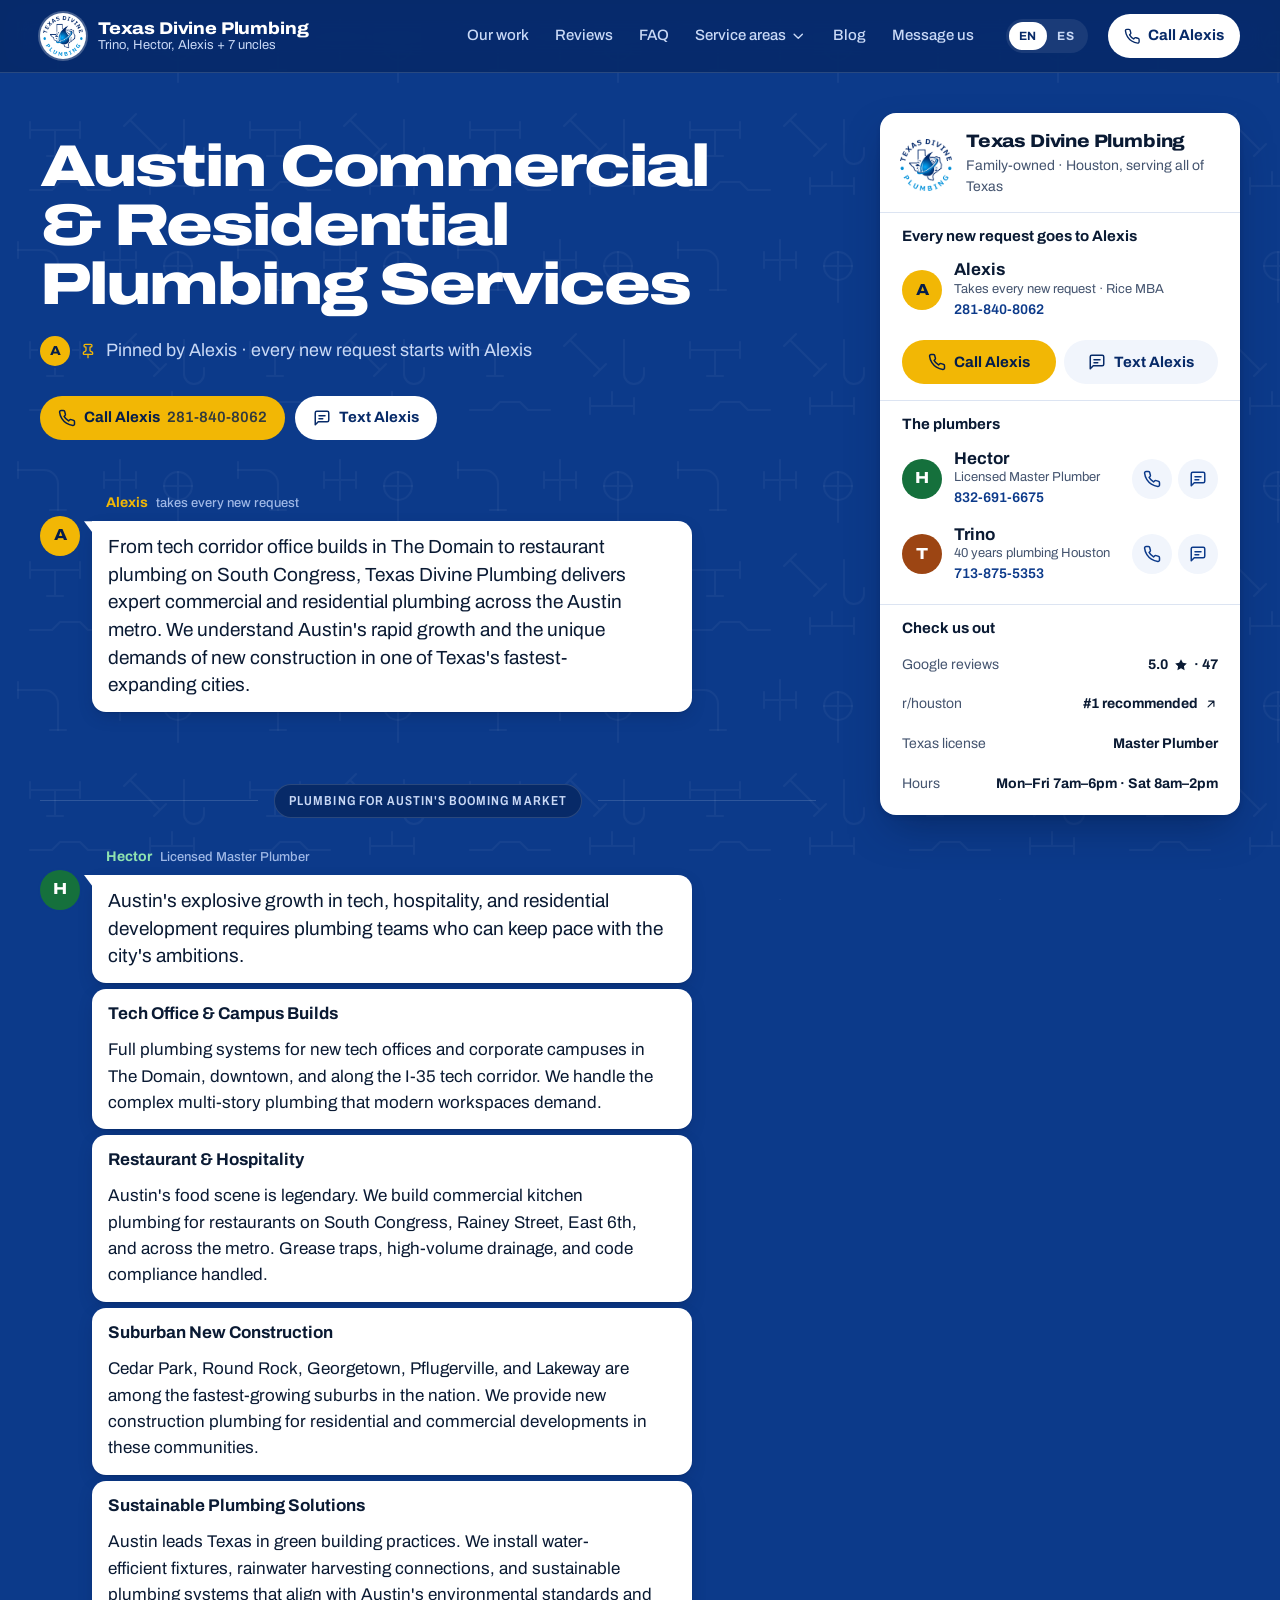
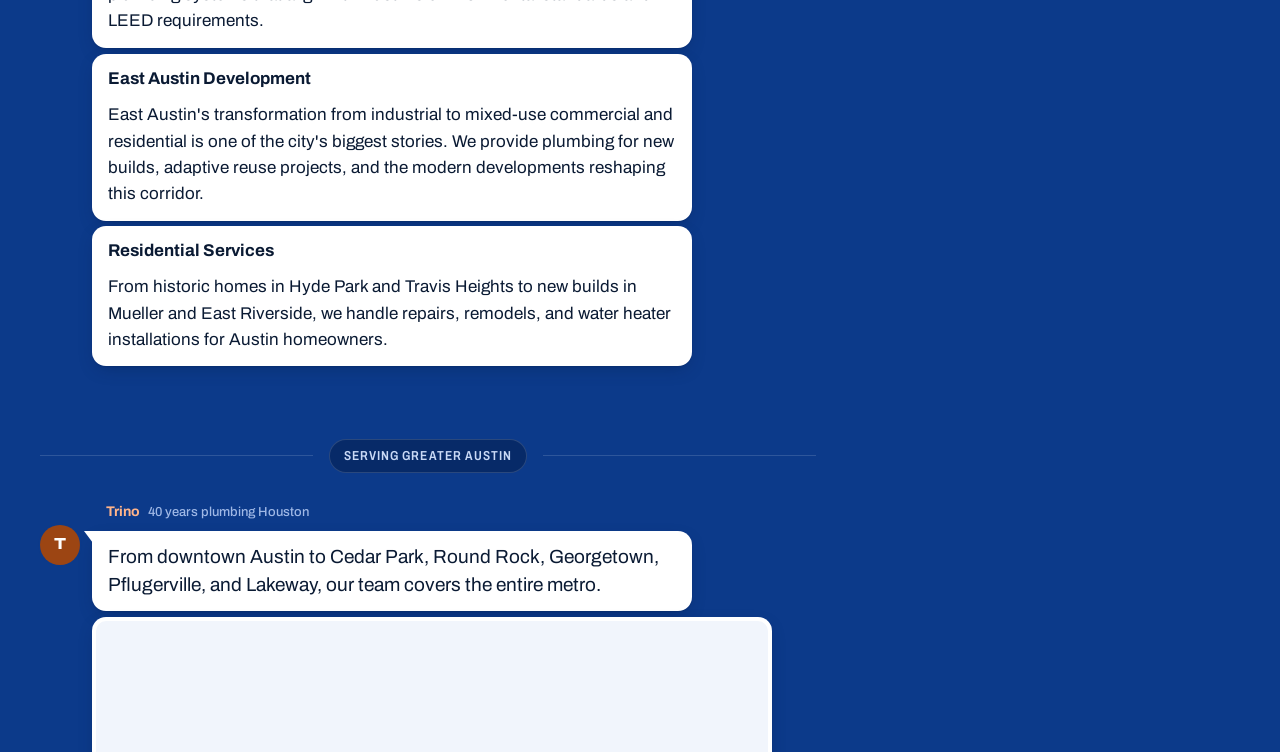
<file: austin-plumbing.html>
<!DOCTYPE html>
<html lang="en">
<head>
    <meta charset="UTF-8">
    <meta name="viewport" content="width=device-width, initial-scale=1.0">
    <title>Austin Plumbing Services | Texas Divine Plumbing</title>
    <meta name="description" content="Austin commercial and residential plumbing services. New construction plumbing for tech corridor offices, East Austin developments, and restaurant builds. 65+ years combined experience.">

    <link rel="canonical" href="https://texasdivineplumbing.com/austin-plumbing.html">

    <meta property="og:title" content="Austin Plumbing Services | Texas Divine Plumbing">
    <meta property="og:description" content="Expert commercial new construction and residential plumbing in Austin. Serving the tech corridor, East Austin, and surrounding areas.">
    <meta property="og:image" content="https://texasdivineplumbing.com/images/og-image.jpg">
    <meta property="og:url" content="https://texasdivineplumbing.com/austin-plumbing.html">
    <meta property="og:type" content="website">
    <meta property="og:site_name" content="Texas Divine Plumbing">

    <meta name="twitter:card" content="summary_large_image">
    <meta name="twitter:title" content="Austin Plumbing Services | Texas Divine Plumbing">
    <meta name="twitter:description" content="Expert commercial new construction and residential plumbing in Austin TX.">
    <meta name="twitter:image" content="https://texasdivineplumbing.com/images/og-image.jpg">

    <link rel="icon" type="image/png" href="images/web/logo-256.png">
    <link rel="apple-touch-icon" href="images/web/logo-256.png">

    <script async src="https://www.googletagmanager.com/gtag/js?id=G-XXXXXXXXXX"></script>
    <script>
      window.dataLayer = window.dataLayer || [];
      function gtag(){dataLayer.push(arguments);}
      gtag('js', new Date());
      gtag('config', 'G-XXXXXXXXXX');
    </script>
    <link rel="preconnect" href="https://fonts.googleapis.com">
    <link rel="preconnect" href="https://fonts.gstatic.com" crossorigin>
    <link href="https://fonts.googleapis.com/css2?family=Archivo:wdth,wght@62..125,100..900&display=swap" rel="stylesheet">
    <meta name="theme-color" content="#072a68">

    <link rel="stylesheet" href="css/styles.css">

    <script type="application/ld+json">
    {
        "@context": "https://schema.org",
        "@type": "Plumber",
        "name": "Texas Divine Plumbing - Austin",
        "url": "https://texasdivineplumbing.com/austin-plumbing.html",
        "logo": "https://texasdivineplumbing.com/images/logo.png",
        "description": "Commercial new construction and residential plumbing services in Austin, Texas. Serving the tech corridor, East Austin, South Congress, and surrounding communities.",
        "telephone": ["+18326916675", "+17138755353", "+12818408062"],
        "email": "texasdivineplumbing@gmail.com",
        "address": {
            "@type": "PostalAddress",
            "addressLocality": "Austin",
            "addressRegion": "TX",
            "addressCountry": "US"
        },
        "geo": {
            "@type": "GeoCoordinates",
            "latitude": 30.2672,
            "longitude": -97.7431
        },
        "areaServed": [
            { "@type": "City", "name": "Austin" },
            { "@type": "City", "name": "Cedar Park" },
            { "@type": "City", "name": "Round Rock" },
            { "@type": "City", "name": "Georgetown" },
            { "@type": "City", "name": "Pflugerville" },
            { "@type": "City", "name": "Lakeway" }
        ],
        "priceRange": "$$"
    }
    </script>
</head>
<body>
    <a href="#main-content" class="skip-link">Skip to content</a>
    <svg width="0" height="0" style="position:absolute" aria-hidden="true" focusable="false">
        <symbol id="i-phone" viewBox="0 0 24 24"><path d="M22 16.92v3a2 2 0 0 1-2.18 2 19.79 19.79 0 0 1-8.63-3.07 19.5 19.5 0 0 1-6-6 19.79 19.79 0 0 1-3.07-8.67A2 2 0 0 1 4.11 2h3a2 2 0 0 1 2 1.72c.13.96.36 1.9.7 2.81a2 2 0 0 1-.45 2.11L8.09 9.91a16 16 0 0 0 6 6l1.27-1.27a2 2 0 0 1 2.11-.45c.91.34 1.85.57 2.81.7A2 2 0 0 1 22 16.92z"/></symbol>
        <symbol id="i-text" viewBox="0 0 24 24"><path d="M21 15a2 2 0 0 1-2 2H7l-4 4V5a2 2 0 0 1 2-2h14a2 2 0 0 1 2 2z"/><path d="M8 9h8M8 13h5"/></symbol>
        <symbol id="i-pin" viewBox="0 0 24 24"><path d="M12 17v5"/><path d="M9 10.76a2 2 0 0 1-1.11 1.79l-1.78.9A2 2 0 0 0 5 15.24V16a1 1 0 0 0 1 1h12a1 1 0 0 0 1-1v-.76a2 2 0 0 0-1.11-1.79l-1.78-.9A2 2 0 0 1 15 10.76V7a1 1 0 0 1 1-1 2 2 0 0 0 0-4H8a2 2 0 0 0 0 4 1 1 0 0 1 1 1z"/></symbol>
        <symbol id="i-star" viewBox="0 0 24 24"><path fill="currentColor" stroke="none" d="M12 2l3.09 6.26L22 9.27l-5 4.87 1.18 6.88L12 17.77l-6.18 3.25L7 14.14 2 9.27l6.91-1.01z"/></symbol>
        <symbol id="i-check" viewBox="0 0 24 24"><path d="M20 6L9 17l-5-5"/></symbol>
        <symbol id="i-out" viewBox="0 0 24 24"><path d="M7 17L17 7M8 7h9v9"/></symbol>
        <symbol id="i-down" viewBox="0 0 24 24"><path d="M6 9l6 6 6-6"/></symbol>
        <symbol id="i-menu" viewBox="0 0 24 24"><path d="M4 7h16M4 12h16M4 17h16"/></symbol>
        <symbol id="i-close" viewBox="0 0 24 24"><path d="M18 6L6 18M6 6l12 12"/></symbol>
        <symbol id="i-forward" viewBox="0 0 24 24"><path d="M15 17l5-5-5-5"/><path d="M4 18v-2a4 4 0 0 1 4-4h12"/></symbol>
        <symbol id="i-send" viewBox="0 0 24 24"><path d="M22 2L11 13"/><path d="M22 2l-7 20-4-9-9-4z"/></symbol>
        <symbol id="i-mail" viewBox="0 0 24 24"><rect x="2" y="4" width="20" height="16" rx="2"/><path d="M22 7l-10 6L2 7"/></symbol>
        <symbol id="i-shield" viewBox="0 0 24 24"><path d="M12 22s8-4 8-10V5l-8-3-8 3v7c0 6 8 10 8 10z"/><path d="M9 12l2 2 4-4"/></symbol>
        <symbol id="i-arrow" viewBox="0 0 24 24"><path d="M5 12h14M13 6l6 6-6 6"/></symbol>
        <symbol id="i-reddit" viewBox="0 0 24 24"><path fill="currentColor" stroke="none" d="M12 0C5.373 0 0 5.373 0 12c0 3.313 1.344 6.312 3.516 8.484L1.5 24l3.797-1.969A11.94 11.94 0 0 0 12 24c6.627 0 12-5.373 12-12S18.627 0 12 0zm5.6 12.29a1.4 1.4 0 0 1 .01.24c0 2.45-2.85 4.43-6.37 4.43s-6.37-1.98-6.37-4.43c0-.08.003-.16.01-.24a1.56 1.56 0 1 1 1.72-2.53 7.7 7.7 0 0 1 4.2-1.33l.8-3.76 2.61.56a1.12 1.12 0 1 1-.13.61l-2.33-.5-.71 3.35a7.7 7.7 0 0 1 4.14 1.33 1.56 1.56 0 1 1 1.72 2.54zM8.9 13.4a1.12 1.12 0 1 0 0-2.24 1.12 1.12 0 0 0 0 2.24zm6.2 0a1.12 1.12 0 1 0 0-2.24 1.12 1.12 0 0 0 0 2.24zm-.42 1.9a.4.4 0 0 1 .56.56 3.9 3.9 0 0 1-2.74 1 3.9 3.9 0 0 1-2.74-1 .4.4 0 0 1 .56-.56c.6.53 1.4.79 2.18.79.78 0 1.58-.26 2.18-.79z"/></symbol>
        <symbol id="i-google" viewBox="0 0 24 24"><path fill="currentColor" stroke="none" d="M12.48 10.92v3.28h7.84c-.24 1.84-.85 3.19-1.79 4.13-1.15 1.15-2.93 2.4-6.05 2.4-4.83 0-8.6-3.89-8.6-8.72s3.77-8.72 8.6-8.72c2.6 0 4.51 1.03 5.91 2.35l2.31-2.31C18.75 1.44 16.13 0 12.48 0 5.87 0 .31 5.39.31 12s5.56 12 12.17 12c3.57 0 6.27-1.17 8.37-3.36 2.16-2.16 2.84-5.21 2.84-7.67 0-.76-.05-1.47-.17-2.05H12.48z"/></symbol>
    </svg>
    <header class="topbar">
        <div class="topbar__inner">
            <a class="brand" href="index.html" aria-label="Texas Divine Plumbing, home">
                <span class="brand__mark"><img src="images/web/logo-256.png" alt="" width="40" height="40"></span>
                <span class="brand__text">
                    <span class="brand__name">Texas Divine Plumbing</span>
                    <span class="brand__meta" data-i18n="meta">Trino, Hector, Alexis + 7 uncles</span>
                </span>
            </a>
            <nav class="nav" id="site-nav" aria-label="Main">
                <ul class="nav__list">
                    <li><a class="nav__link" href="index.html#work" data-i18n="nav.work">Our work</a></li>
                    <li><a class="nav__link" href="index.html#reviews" data-i18n="nav.reviews">Reviews</a></li>
                    <li><a class="nav__link" href="faq.html">FAQ</a></li>
                    <li class="nav__item--has-sub">
                        <button class="nav__link" type="button" aria-expanded="false" data-sub-toggle><span data-i18n="nav.areas">Service areas</span> <svg class="icon" aria-hidden="true"><use href="#i-down"/></svg></button>
                        <ul class="nav__sub">
                            <li><a href="houston-plumbing.html">Houston</a></li>
                            <li><a href="dallas-plumbing.html">Dallas</a></li>
                            <li><a href="san-antonio-plumbing.html">San Antonio</a></li>
                            <li><a href="austin-plumbing.html" aria-current="page">Austin</a></li>
                        </ul>
                    </li>
                    <li><a class="nav__link" href="blog.html">Blog</a></li>
                    <li><a class="nav__link" href="index.html#message" data-i18n="nav.message">Message us</a></li>
                    <li class="nav__lang">
                        <div class="lang" role="group" aria-label="Language">
                            <button type="button" data-lang="en" class="active" aria-pressed="true">English</button>
                            <button type="button" data-lang="es" aria-pressed="false">Español</button>
                        </div>
                        <a class="chip chip--alexis chip--xl nav__call" href="tel:+12818408062"><svg class="icon" aria-hidden="true"><use href="#i-phone"/></svg><span data-i18n="cta.call">Call Alexis</span> <span class="chip__num">281-840-8062</span></a>
                    </li>
                </ul>
            </nav>
            <div class="lang" role="group" aria-label="Language">
                <button type="button" data-lang="en" class="active" aria-pressed="true">EN</button>
                <button type="button" data-lang="es" aria-pressed="false">ES</button>
            </div>
            <a class="topbar__call" href="tel:+12818408062"><svg class="icon" aria-hidden="true"><use href="#i-phone"/></svg><span data-i18n="call">Call Alexis</span><span class="topbar__call-num">&nbsp;· 281-840-8062</span></a>
            <button class="menu-toggle" type="button" aria-expanded="false" aria-controls="site-nav" aria-label="Open menu"><svg class="icon" aria-hidden="true"><use href="#i-menu"/></svg></button>
        </div>
    </header>

    <main id="main-content" class="layout">
        <section class="pin" aria-labelledby="pin-title">
            <div class="pinned">
                <h1 class="pin__title pin__title--long" id="pin-title">Austin Commercial &amp; Residential Plumbing Services</h1>
                <p class="pinned__by"><span class="avatar avatar--alexis" aria-hidden="true">A</span><svg class="icon" aria-hidden="true"><use href="#i-pin"/></svg><span data-i18n="pin.byShort">Pinned by Alexis &middot; every new request starts with Alexis</span></p>
            </div>
            <div class="pin__cta">
                <a class="chip chip--alexis chip--xl" href="tel:+12818408062"><svg class="icon" aria-hidden="true"><use href="#i-phone"/></svg><span><span data-i18n="cta.call">Call Alexis</span> <span class="chip__num">281-840-8062</span></span></a>
                <a class="chip chip--light chip--xl" href="sms:+12818408062?&amp;body=Hello%2C%20Thanks%20for%20reaching%20out%21%20To%20provide%20a%20quote%20please%20answer%20the%20following%3A%0A%0AAddress%3F%0A%0AWhat%E2%80%99s%20the%20situation%3F%0A%0AHow%20soon%20do%20you%20want%20it%20fixed%3F%0A%0AAny%20pictures%3F%0A%0AThank%20you%21"><svg class="icon" aria-hidden="true"><use href="#i-text"/></svg><span data-i18n="cta.text">Text Alexis</span></a>
            </div>
        </section>

        <div class="thread">
                        <div class="group group--alexis">
                <span class="group__avatar avatar avatar--alexis" aria-hidden="true">A</span>
                <div class="group__body">
                    <p class="group__name">Alexis <span>takes every new request</span></p>
                    <div class="typing" aria-hidden="true"><i></i><i></i><i></i></div>
                    <p class="bubble bubble--big">From tech corridor office builds in The Domain to restaurant plumbing on South Congress, Texas Divine Plumbing delivers expert commercial and residential plumbing across the Austin metro. We understand Austin's rapid growth and the unique demands of new construction in one of Texas's fastest-expanding cities.</p>
                </div>
            </div>
            <h2 class="day"><span class="day__label">Plumbing for Austin's Booming Market</span></h2>
            <div class="group group--hector">
                <span class="group__avatar avatar avatar--hector" aria-hidden="true">H</span>
                <div class="group__body">
                    <p class="group__name">Hector <span>Licensed Master Plumber</span></p>
                    <div class="typing" aria-hidden="true"><i></i><i></i><i></i></div>
                    <p class="bubble bubble--big">Austin's explosive growth in tech, hospitality, and residential development requires plumbing teams who can keep pace with the city's ambitions.</p>
                    <div class="bubble"><p><strong>Tech Office &amp; Campus Builds</strong></p><p>Full plumbing systems for new tech offices and corporate campuses in The Domain, downtown, and along the I-35 tech corridor. We handle the complex multi-story plumbing that modern workspaces demand.</p></div>
                    <div class="bubble"><p><strong>Restaurant &amp; Hospitality</strong></p><p>Austin's food scene is legendary. We build commercial kitchen plumbing for restaurants on South Congress, Rainey Street, East 6th, and across the metro. Grease traps, high-volume drainage, and code compliance handled.</p></div>
                    <div class="bubble"><p><strong>Suburban New Construction</strong></p><p>Cedar Park, Round Rock, Georgetown, Pflugerville, and Lakeway are among the fastest-growing suburbs in the nation. We provide new construction plumbing for residential and commercial developments in these communities.</p></div>
                    <div class="bubble"><p><strong>Sustainable Plumbing Solutions</strong></p><p>Austin leads Texas in green building practices. We install water-efficient fixtures, rainwater harvesting connections, and sustainable plumbing systems that align with Austin's environmental standards and LEED requirements.</p></div>
                    <div class="bubble"><p><strong>East Austin Development</strong></p><p>East Austin's transformation from industrial to mixed-use commercial and residential is one of the city's biggest stories. We provide plumbing for new builds, adaptive reuse projects, and the modern developments reshaping this corridor.</p></div>
                    <div class="bubble"><p><strong>Residential Services</strong></p><p>From historic homes in Hyde Park and Travis Heights to new builds in Mueller and East Riverside, we handle repairs, remodels, and water heater installations for Austin homeowners.</p></div>
                </div>
            </div>
            <h2 class="day"><span class="day__label">Serving Greater Austin</span></h2>
            <div class="group group--trino">
                <span class="group__avatar avatar avatar--trino" aria-hidden="true">T</span>
                <div class="group__body">
                    <p class="group__name">Trino <span>40 years plumbing Houston</span></p>
                    <div class="typing" aria-hidden="true"><i></i><i></i><i></i></div>
                    <p class="bubble bubble--big">From downtown Austin to Cedar Park, Round Rock, Georgetown, Pflugerville, and Lakeway, our team covers the entire metro.</p>
                    <div class="bubble bubble--photo bubble--map"><div class="map"><iframe src="https://www.google.com/maps/embed?pb=!1m18!1m12!1m3!1d220610.0!2d-97.8!3d30.27!2m3!1f0!2f0!3f0!3m2!1i1024!2i768!4f13.1!3m3!1m2!1s0x8644b599a0cc032f%3A0x5d9b464bd469d57a!2sAustin%2C%20TX!5e0!3m2!1sen!2sus!4v1700000000000" title="Texas Divine Plumbing Austin service area" loading="lazy" allowfullscreen referrerpolicy="no-referrer-when-downgrade"></iframe></div></div>
                </div>
            </div>
            <h2 class="day" id="message"><span class="day__label">Message Alexis</span></h2>

            <form class="composer" id="message-form" name="contact" method="POST" data-netlify="true" netlify-honeypot="bot-field" action="/?sent=1#message" novalidate>
                    <input type="hidden" name="form-name" value="contact">
                    <p hidden><label>Don&rsquo;t fill this out: <input name="bot-field"></label></p>
                    <h3 class="composer__title" data-i18n="composer.title">Send Alexis the details.</h3>
                    <p class="composer__intro" data-i18n="composer.intro">Tell Alexis what&rsquo;s going on. Alexis gets you a quote and drops it in the family group chat to find who can help.</p>

                    <input type="hidden" name="to" value="alexis">
                    <div class="composer__to"><span class="avatar avatar--alexis" aria-hidden="true">A</span><span><b data-i18n="composer.toAlexis">To: Alexis</b><small data-i18n="composer.toNote">Reads every message and drops it in the family chat</small></span></div>

                    <fieldset>
                        <legend class="field-label" data-i18n="composer.kind">What kind of job</legend>
                        <div class="pick pick--plain">
                            <label><input type="radio" name="service" value="residential" checked><span data-i18n="composer.home">At home</span></label>
                            <label><input type="radio" name="service" value="commercial"><span data-i18n="composer.commercial">Commercial</span></label>
                            <label><input type="radio" name="service" value="new-construction"><span data-i18n="composer.newBuild">New construction bid</span></label>
                        </div>
                    </fieldset>

                    <div class="composer__grid">
                        <div class="field">
                            <label class="field-label" for="f-name" data-i18n="composer.name">Your name</label>
                            <input id="f-name" name="name" type="text" autocomplete="name" required>
                        </div>
                        <div class="field">
                            <label class="field-label" for="f-phone" data-i18n="composer.phone">Phone</label>
                            <input id="f-phone" name="phone" type="tel" autocomplete="tel" inputmode="tel" required>
                        </div>
                        <div class="field">
                            <label class="field-label" for="f-email" data-i18n="composer.email">Email (optional)</label>
                            <input id="f-email" name="email" type="email" autocomplete="email">
                        </div>
                    </div>

                    <div class="field composer__message">
                        <label class="sr-only" for="f-message">Message</label>
                        <textarea id="f-message" name="message" rows="4" placeholder="Water heater is leaking in the garage. Can someone come by tomorrow?" data-i18n-ph="composer.ph"></textarea>
                    </div>

                    <div class="composer__actions">
                        <button class="chip" type="submit" data-send><svg class="icon" aria-hidden="true"><use href="#i-send"/></svg><span data-i18n="composer.send">Send to Alexis</span></button>
                        <a class="chip chip--ghost" href="sms:+12818408062?&amp;body=Hello%2C%20Thanks%20for%20reaching%20out%21%20To%20provide%20a%20quote%20please%20answer%20the%20following%3A%0A%0AAddress%3F%0A%0AWhat%E2%80%99s%20the%20situation%3F%0A%0AHow%20soon%20do%20you%20want%20it%20fixed%3F%0A%0AAny%20pictures%3F%0A%0AThank%20you%21" data-text-instead><svg class="icon" aria-hidden="true"><use href="#i-text"/></svg><span data-text-label>Text Alexis instead</span></a>
                        <p class="composer__note"><span data-i18n="composer.note">Hurry? Call Alexis:</span> <a href="tel:+12818408062">281-840-8062</a></p>
                    </div>
                    <p class="composer__status" role="status" aria-live="polite"></p>
                </form>
        </div>

        <aside class="panel" aria-labelledby="panel-title">
            <div class="panel__card">
                <div class="panel__head">
                    <img src="images/web/logo-256.png" alt="Texas Divine Plumbing logo" width="64" height="64" loading="lazy">
                    <div>
                        <h2 class="panel__title" id="panel-title">Texas Divine Plumbing</h2>
                        <p class="panel__sub" data-i18n="panel.sub">Family-owned · Houston, serving all of Texas</p>
                    </div>
                </div>
                <div class="panel__section">
                    <p class="panel__h" data-i18n="panel.start">Every new request goes to Alexis</p>
                    <div class="member member--alexis">
                            <span class="avatar avatar--alexis" aria-hidden="true">A</span>
                            <div>
                                <div class="member__name">Alexis</div>
                                <div class="member__role">Takes every new request · Rice MBA</div>
                                <a class="member__num" href="tel:+12818408062">281-840-8062</a>
                            </div>
                            <div class="member__actions">
                                <a class="icon-btn" href="tel:+12818408062" aria-label="Call Alexis"><svg class="icon" aria-hidden="true"><use href="#i-phone"/></svg></a>
                                <a class="icon-btn" href="sms:+12818408062?&amp;body=Hello%2C%20Thanks%20for%20reaching%20out%21%20To%20provide%20a%20quote%20please%20answer%20the%20following%3A%0A%0AAddress%3F%0A%0AWhat%E2%80%99s%20the%20situation%3F%0A%0AHow%20soon%20do%20you%20want%20it%20fixed%3F%0A%0AAny%20pictures%3F%0A%0AThank%20you%21" aria-label="Text Alexis"><svg class="icon" aria-hidden="true"><use href="#i-text"/></svg></a>
                            </div>
                        </div>
                    <div class="panel__chips">
                        <a class="chip chip--alexis" href="tel:+12818408062"><svg class="icon" aria-hidden="true"><use href="#i-phone"/></svg><span data-i18n="cta.call">Call Alexis</span></a>
                        <a class="chip chip--ghost" href="sms:+12818408062?&amp;body=Hello%2C%20Thanks%20for%20reaching%20out%21%20To%20provide%20a%20quote%20please%20answer%20the%20following%3A%0A%0AAddress%3F%0A%0AWhat%E2%80%99s%20the%20situation%3F%0A%0AHow%20soon%20do%20you%20want%20it%20fixed%3F%0A%0AAny%20pictures%3F%0A%0AThank%20you%21"><svg class="icon" aria-hidden="true"><use href="#i-text"/></svg><span data-i18n="cta.text">Text Alexis</span></a>
                    </div>
                </div>
                <div class="panel__section">
                    <p class="panel__h" data-i18n="panel.members">The plumbers</p>
                    <div class="member member--hector">
                            <span class="avatar avatar--hector" aria-hidden="true">H</span>
                            <div>
                                <div class="member__name">Hector</div>
                                <div class="member__role">Licensed Master Plumber</div>
                                <a class="member__num" href="tel:+18326916675">832-691-6675</a>
                            </div>
                            <div class="member__actions">
                                <a class="icon-btn" href="tel:+18326916675" aria-label="Call Hector"><svg class="icon" aria-hidden="true"><use href="#i-phone"/></svg></a>
                                <a class="icon-btn" href="sms:+18326916675?&amp;body=Hello%2C%20Thanks%20for%20reaching%20out%21%20To%20provide%20a%20quote%20please%20answer%20the%20following%3A%0A%0AAddress%3F%0A%0AWhat%E2%80%99s%20the%20situation%3F%0A%0AHow%20soon%20do%20you%20want%20it%20fixed%3F%0A%0AAny%20pictures%3F%0A%0AThank%20you%21" aria-label="Text Hector"><svg class="icon" aria-hidden="true"><use href="#i-text"/></svg></a>
                            </div>
                        </div>
                    <div class="member member--trino">
                            <span class="avatar avatar--trino" aria-hidden="true">T</span>
                            <div>
                                <div class="member__name">Trino</div>
                                <div class="member__role">40 years plumbing Houston</div>
                                <a class="member__num" href="tel:+17138755353">713-875-5353</a>
                            </div>
                            <div class="member__actions">
                                <a class="icon-btn" href="tel:+17138755353" aria-label="Call Trino"><svg class="icon" aria-hidden="true"><use href="#i-phone"/></svg></a>
                                <a class="icon-btn" href="sms:+17138755353?&amp;body=Hello%2C%20Thanks%20for%20reaching%20out%21%20To%20provide%20a%20quote%20please%20answer%20the%20following%3A%0A%0AAddress%3F%0A%0AWhat%E2%80%99s%20the%20situation%3F%0A%0AHow%20soon%20do%20you%20want%20it%20fixed%3F%0A%0AAny%20pictures%3F%0A%0AThank%20you%21" aria-label="Text Trino"><svg class="icon" aria-hidden="true"><use href="#i-text"/></svg></a>
                            </div>
                        </div>
                </div>
                <div class="panel__section">
                    <p class="panel__h" data-i18n="panel.check">Check us out</p>
                    <div class="facts">
                        <a class="fact" href="index.html#reviews"><span class="fact__k">Google reviews</span><span class="fact__v">5.0 <svg class="icon" aria-hidden="true"><use href="#i-star"/></svg> · 47</span></a>
                        <a class="fact" href="https://www.reddit.com/r/houston/comments/1hpouwl/plumbers_for_houston/m4j86ie/" target="_blank" rel="noopener"><span class="fact__k">r/houston</span><span class="fact__v">#1 recommended <svg class="icon" aria-hidden="true"><use href="#i-out"/></svg></span></a>
                        <div class="fact"><span class="fact__k">Texas license</span><span class="fact__v">Master Plumber</span></div>
                        <div class="fact"><span class="fact__k">Hours</span><span class="fact__v">Mon–Fri 7am–6pm · Sat 8am–2pm</span></div>
                    </div>
                </div>
            </div>
        </aside>
    </main>

    <footer class="footer">
        <div class="footer__inner">
            <div class="footer__top">
                <div class="footer__brand">
                    <span class="brand__mark"><img src="images/web/logo-256.png" alt="" width="72" height="72" loading="lazy"></span>
                    <div>
                        <p class="footer__line" data-i18n="footer.line">Same number for 40 years.</p>
                        <p data-i18n="footer.sub">A family of plumbers in Houston, serving all of Texas. Licensed &amp; insured.</p>
                    </div>
                </div>
                <div>
                    <h3>Call</h3>
                    <ul>
                        <li><a href="tel:+12818408062">Alexis · 281-840-8062</a></li>
                        <li><a href="tel:+18326916675">Hector · 832-691-6675</a></li>
                        <li><a href="tel:+17138755353">Trino · 713-875-5353</a></li>
                        <li><a href="mailto:texasdivineplumbing@gmail.com">texasdivineplumbing@gmail.com</a></li>
                    </ul>
                </div>
                <div>
                    <h3 data-i18n="nav.areas">Service areas</h3>
                    <ul>
                        <li><a href="houston-plumbing.html">Houston</a></li>
                        <li><a href="dallas-plumbing.html">Dallas</a></li>
                        <li><a href="san-antonio-plumbing.html">San Antonio</a></li>
                        <li><a href="austin-plumbing.html">Austin</a></li>
                    </ul>
                </div>
                <div>
                    <h3>More</h3>
                    <ul>
                        <li><a href="index.html#work" data-i18n="nav.work">Our work</a></li>
                        <li><a href="index.html#reviews" data-i18n="nav.reviews">Reviews</a></li>
                        <li><a href="faq.html">FAQ</a></li>
                        <li><a href="blog.html">Blog</a></li>
                    </ul>
                </div>
            </div>
            <div class="footer__bottom">
                <span>&copy; 2026 Texas Divine Plumbing</span>
                <span>Mon–Fri 7am–6pm · Sat 8am–2pm</span>
                <!-- TODO: add the Texas Master Plumber license number (M-XXXXX) here once confirmed -->
                <nav aria-label="Footer">
                    <a href="https://www.reddit.com/r/houston/comments/1hpouwl/plumbers_for_houston/m4j86ie/" target="_blank" rel="noopener">r/houston thread</a>
                    <a href="index.html#message" data-i18n="nav.message">Message us</a>
                </nav>
            </div>
        </div>
    </footer>

    <nav class="dock" aria-label="Call or text Alexis">
        <a class="dock__alexis" href="tel:+12818408062"><svg class="icon" aria-hidden="true"><use href="#i-phone"/></svg><span data-i18n="cta.call">Call Alexis</span></a>
        <a class="dock__textalexis" href="sms:+12818408062?&amp;body=Hello%2C%20Thanks%20for%20reaching%20out%21%20To%20provide%20a%20quote%20please%20answer%20the%20following%3A%0A%0AAddress%3F%0A%0AWhat%E2%80%99s%20the%20situation%3F%0A%0AHow%20soon%20do%20you%20want%20it%20fixed%3F%0A%0AAny%20pictures%3F%0A%0AThank%20you%21"><svg class="icon" aria-hidden="true"><use href="#i-text"/></svg><span data-i18n="cta.text">Text Alexis</span></a>
    </nav>

    <script src="js/main.js"></script>
</body>
</html>
</file>
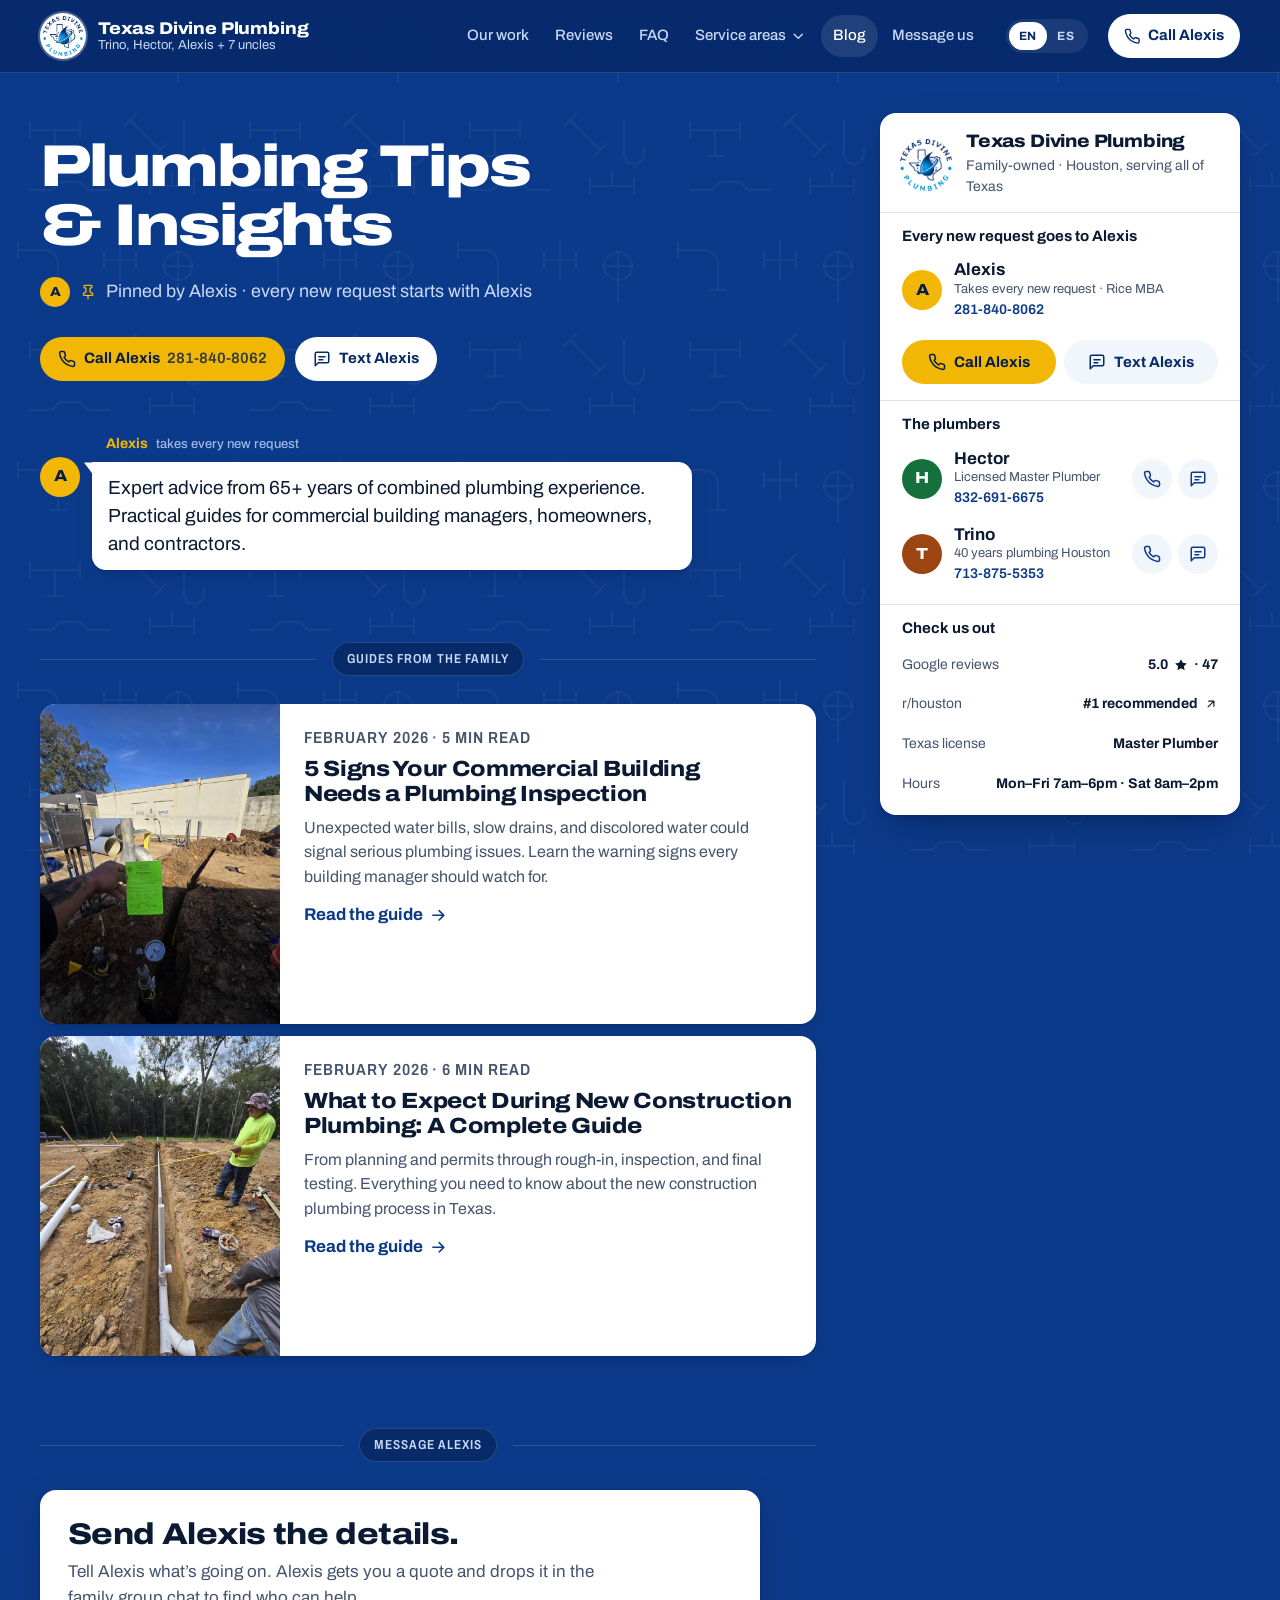
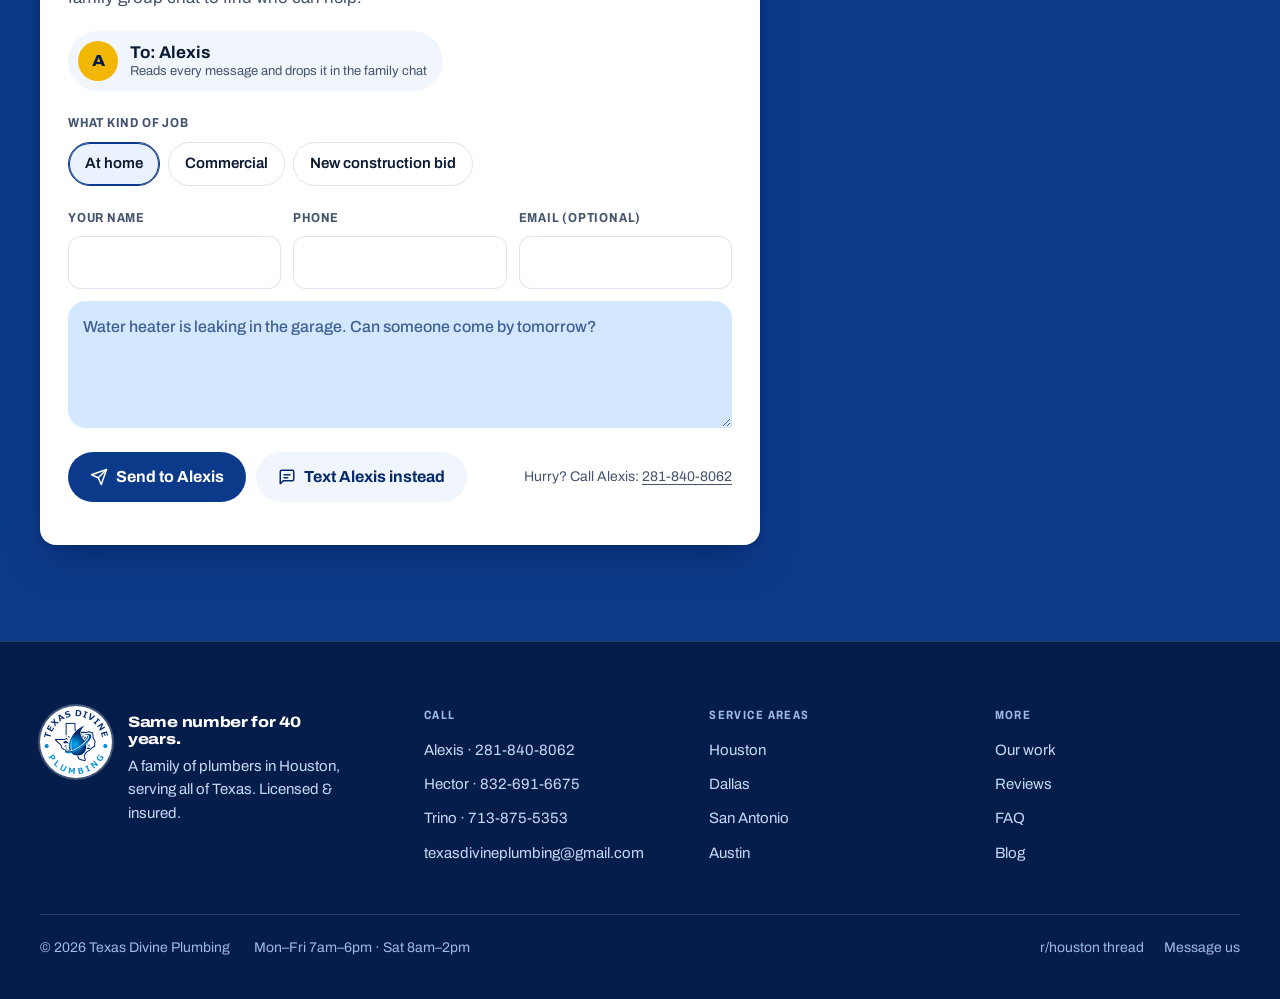
<file: blog.html>
<!DOCTYPE html>
<html lang="en">
<head>
    <meta charset="UTF-8">
    <meta name="viewport" content="width=device-width, initial-scale=1.0">
    <title>Plumbing Tips & Insights | Texas Divine Plumbing Blog</title>
    <meta name="description" content="Plumbing tips, guides, and insights from Texas Divine Plumbing. Learn about commercial construction plumbing, residential maintenance, and industry best practices.">

    <link rel="canonical" href="https://texasdivineplumbing.com/blog.html">

    <meta property="og:title" content="Plumbing Tips & Insights | Texas Divine Plumbing Blog">
    <meta property="og:description" content="Expert plumbing tips and guides from 65+ years of combined experience. Commercial construction and residential plumbing insights.">
    <meta property="og:image" content="https://texasdivineplumbing.com/images/og-image.jpg">
    <meta property="og:url" content="https://texasdivineplumbing.com/blog.html">
    <meta property="og:type" content="website">
    <meta property="og:site_name" content="Texas Divine Plumbing">

    <link rel="icon" type="image/png" href="images/web/logo-256.png">
    <link rel="apple-touch-icon" href="images/web/logo-256.png">

    <script async src="https://www.googletagmanager.com/gtag/js?id=G-XXXXXXXXXX"></script>
    <script>
      window.dataLayer = window.dataLayer || [];
      function gtag(){dataLayer.push(arguments);}
      gtag('js', new Date());
      gtag('config', 'G-XXXXXXXXXX');
    </script>
    <link rel="preconnect" href="https://fonts.googleapis.com">
    <link rel="preconnect" href="https://fonts.gstatic.com" crossorigin>
    <link href="https://fonts.googleapis.com/css2?family=Archivo:wdth,wght@62..125,100..900&display=swap" rel="stylesheet">
    <meta name="theme-color" content="#072a68">

    <link rel="stylesheet" href="css/styles.css">
</head>
<body>
    <a href="#main-content" class="skip-link">Skip to content</a>
    <svg width="0" height="0" style="position:absolute" aria-hidden="true" focusable="false">
        <symbol id="i-phone" viewBox="0 0 24 24"><path d="M22 16.92v3a2 2 0 0 1-2.18 2 19.79 19.79 0 0 1-8.63-3.07 19.5 19.5 0 0 1-6-6 19.79 19.79 0 0 1-3.07-8.67A2 2 0 0 1 4.11 2h3a2 2 0 0 1 2 1.72c.13.96.36 1.9.7 2.81a2 2 0 0 1-.45 2.11L8.09 9.91a16 16 0 0 0 6 6l1.27-1.27a2 2 0 0 1 2.11-.45c.91.34 1.85.57 2.81.7A2 2 0 0 1 22 16.92z"/></symbol>
        <symbol id="i-text" viewBox="0 0 24 24"><path d="M21 15a2 2 0 0 1-2 2H7l-4 4V5a2 2 0 0 1 2-2h14a2 2 0 0 1 2 2z"/><path d="M8 9h8M8 13h5"/></symbol>
        <symbol id="i-pin" viewBox="0 0 24 24"><path d="M12 17v5"/><path d="M9 10.76a2 2 0 0 1-1.11 1.79l-1.78.9A2 2 0 0 0 5 15.24V16a1 1 0 0 0 1 1h12a1 1 0 0 0 1-1v-.76a2 2 0 0 0-1.11-1.79l-1.78-.9A2 2 0 0 1 15 10.76V7a1 1 0 0 1 1-1 2 2 0 0 0 0-4H8a2 2 0 0 0 0 4 1 1 0 0 1 1 1z"/></symbol>
        <symbol id="i-star" viewBox="0 0 24 24"><path fill="currentColor" stroke="none" d="M12 2l3.09 6.26L22 9.27l-5 4.87 1.18 6.88L12 17.77l-6.18 3.25L7 14.14 2 9.27l6.91-1.01z"/></symbol>
        <symbol id="i-check" viewBox="0 0 24 24"><path d="M20 6L9 17l-5-5"/></symbol>
        <symbol id="i-out" viewBox="0 0 24 24"><path d="M7 17L17 7M8 7h9v9"/></symbol>
        <symbol id="i-down" viewBox="0 0 24 24"><path d="M6 9l6 6 6-6"/></symbol>
        <symbol id="i-menu" viewBox="0 0 24 24"><path d="M4 7h16M4 12h16M4 17h16"/></symbol>
        <symbol id="i-close" viewBox="0 0 24 24"><path d="M18 6L6 18M6 6l12 12"/></symbol>
        <symbol id="i-forward" viewBox="0 0 24 24"><path d="M15 17l5-5-5-5"/><path d="M4 18v-2a4 4 0 0 1 4-4h12"/></symbol>
        <symbol id="i-send" viewBox="0 0 24 24"><path d="M22 2L11 13"/><path d="M22 2l-7 20-4-9-9-4z"/></symbol>
        <symbol id="i-mail" viewBox="0 0 24 24"><rect x="2" y="4" width="20" height="16" rx="2"/><path d="M22 7l-10 6L2 7"/></symbol>
        <symbol id="i-shield" viewBox="0 0 24 24"><path d="M12 22s8-4 8-10V5l-8-3-8 3v7c0 6 8 10 8 10z"/><path d="M9 12l2 2 4-4"/></symbol>
        <symbol id="i-arrow" viewBox="0 0 24 24"><path d="M5 12h14M13 6l6 6-6 6"/></symbol>
        <symbol id="i-reddit" viewBox="0 0 24 24"><path fill="currentColor" stroke="none" d="M12 0C5.373 0 0 5.373 0 12c0 3.313 1.344 6.312 3.516 8.484L1.5 24l3.797-1.969A11.94 11.94 0 0 0 12 24c6.627 0 12-5.373 12-12S18.627 0 12 0zm5.6 12.29a1.4 1.4 0 0 1 .01.24c0 2.45-2.85 4.43-6.37 4.43s-6.37-1.98-6.37-4.43c0-.08.003-.16.01-.24a1.56 1.56 0 1 1 1.72-2.53 7.7 7.7 0 0 1 4.2-1.33l.8-3.76 2.61.56a1.12 1.12 0 1 1-.13.61l-2.33-.5-.71 3.35a7.7 7.7 0 0 1 4.14 1.33 1.56 1.56 0 1 1 1.72 2.54zM8.9 13.4a1.12 1.12 0 1 0 0-2.24 1.12 1.12 0 0 0 0 2.24zm6.2 0a1.12 1.12 0 1 0 0-2.24 1.12 1.12 0 0 0 0 2.24zm-.42 1.9a.4.4 0 0 1 .56.56 3.9 3.9 0 0 1-2.74 1 3.9 3.9 0 0 1-2.74-1 .4.4 0 0 1 .56-.56c.6.53 1.4.79 2.18.79.78 0 1.58-.26 2.18-.79z"/></symbol>
        <symbol id="i-google" viewBox="0 0 24 24"><path fill="currentColor" stroke="none" d="M12.48 10.92v3.28h7.84c-.24 1.84-.85 3.19-1.79 4.13-1.15 1.15-2.93 2.4-6.05 2.4-4.83 0-8.6-3.89-8.6-8.72s3.77-8.72 8.6-8.72c2.6 0 4.51 1.03 5.91 2.35l2.31-2.31C18.75 1.44 16.13 0 12.48 0 5.87 0 .31 5.39.31 12s5.56 12 12.17 12c3.57 0 6.27-1.17 8.37-3.36 2.16-2.16 2.84-5.21 2.84-7.67 0-.76-.05-1.47-.17-2.05H12.48z"/></symbol>
    </svg>
    <header class="topbar">
        <div class="topbar__inner">
            <a class="brand" href="index.html" aria-label="Texas Divine Plumbing, home">
                <span class="brand__mark"><img src="images/web/logo-256.png" alt="" width="40" height="40"></span>
                <span class="brand__text">
                    <span class="brand__name">Texas Divine Plumbing</span>
                    <span class="brand__meta" data-i18n="meta">Trino, Hector, Alexis + 7 uncles</span>
                </span>
            </a>
            <nav class="nav" id="site-nav" aria-label="Main">
                <ul class="nav__list">
                    <li><a class="nav__link" href="index.html#work" data-i18n="nav.work">Our work</a></li>
                    <li><a class="nav__link" href="index.html#reviews" data-i18n="nav.reviews">Reviews</a></li>
                    <li><a class="nav__link" href="faq.html">FAQ</a></li>
                    <li class="nav__item--has-sub">
                        <button class="nav__link" type="button" aria-expanded="false" data-sub-toggle><span data-i18n="nav.areas">Service areas</span> <svg class="icon" aria-hidden="true"><use href="#i-down"/></svg></button>
                        <ul class="nav__sub">
                            <li><a href="houston-plumbing.html">Houston</a></li>
                            <li><a href="dallas-plumbing.html">Dallas</a></li>
                            <li><a href="san-antonio-plumbing.html">San Antonio</a></li>
                            <li><a href="austin-plumbing.html">Austin</a></li>
                        </ul>
                    </li>
                    <li><a class="nav__link" href="blog.html" aria-current="page">Blog</a></li>
                    <li><a class="nav__link" href="index.html#message" data-i18n="nav.message">Message us</a></li>
                    <li class="nav__lang">
                        <div class="lang" role="group" aria-label="Language">
                            <button type="button" data-lang="en" class="active" aria-pressed="true">English</button>
                            <button type="button" data-lang="es" aria-pressed="false">Español</button>
                        </div>
                        <a class="chip chip--alexis chip--xl nav__call" href="tel:+12818408062"><svg class="icon" aria-hidden="true"><use href="#i-phone"/></svg><span data-i18n="cta.call">Call Alexis</span> <span class="chip__num">281-840-8062</span></a>
                    </li>
                </ul>
            </nav>
            <div class="lang" role="group" aria-label="Language">
                <button type="button" data-lang="en" class="active" aria-pressed="true">EN</button>
                <button type="button" data-lang="es" aria-pressed="false">ES</button>
            </div>
            <a class="topbar__call" href="tel:+12818408062"><svg class="icon" aria-hidden="true"><use href="#i-phone"/></svg><span data-i18n="call">Call Alexis</span><span class="topbar__call-num">&nbsp;· 281-840-8062</span></a>
            <button class="menu-toggle" type="button" aria-expanded="false" aria-controls="site-nav" aria-label="Open menu"><svg class="icon" aria-hidden="true"><use href="#i-menu"/></svg></button>
        </div>
    </header>

    <main id="main-content" class="layout">
        <section class="pin" aria-labelledby="pin-title">
            <div class="pinned">
                <h1 class="pin__title pin__title--long" id="pin-title">Plumbing Tips &amp; Insights</h1>
                <p class="pinned__by"><span class="avatar avatar--alexis" aria-hidden="true">A</span><svg class="icon" aria-hidden="true"><use href="#i-pin"/></svg><span data-i18n="pin.byShort">Pinned by Alexis &middot; every new request starts with Alexis</span></p>
            </div>
            <div class="pin__cta">
                <a class="chip chip--alexis chip--xl" href="tel:+12818408062"><svg class="icon" aria-hidden="true"><use href="#i-phone"/></svg><span><span data-i18n="cta.call">Call Alexis</span> <span class="chip__num">281-840-8062</span></span></a>
                <a class="chip chip--light chip--xl" href="sms:+12818408062?&amp;body=Hello%2C%20Thanks%20for%20reaching%20out%21%20To%20provide%20a%20quote%20please%20answer%20the%20following%3A%0A%0AAddress%3F%0A%0AWhat%E2%80%99s%20the%20situation%3F%0A%0AHow%20soon%20do%20you%20want%20it%20fixed%3F%0A%0AAny%20pictures%3F%0A%0AThank%20you%21"><svg class="icon" aria-hidden="true"><use href="#i-text"/></svg><span data-i18n="cta.text">Text Alexis</span></a>
            </div>
        </section>

        <div class="thread">
            <div class="group group--alexis">
                <span class="group__avatar avatar avatar--alexis" aria-hidden="true">A</span>
                <div class="group__body">
                    <p class="group__name">Alexis <span>takes every new request</span></p>
                    <div class="typing" aria-hidden="true"><i></i><i></i><i></i></div>
                    <p class="bubble bubble--big">Expert advice from 65+ years of combined plumbing experience. Practical guides for commercial building managers, homeowners, and contractors.</p>
                </div>
            </div>
            <h2 class="day"><span class="day__label">Guides from the family</span></h2>
            <div class="posts">
                <a class="post-card" href="blog/signs-commercial-building-needs-plumbing-inspection.html">
                    <div class="post-card__img"><img src="images/web/work-06-approved-permit.jpg" alt="City of Houston plumbing inspection tag marked Approved" width="750" height="1000" loading="lazy"></div>
                    <div class="post-card__body">
                        <p class="post-card__meta">February 2026 · 5 min read</p>
                        <h2>5 Signs Your Commercial Building Needs a Plumbing Inspection</h2>
                        <p>Unexpected water bills, slow drains, and discolored water could signal serious plumbing issues. Learn the warning signs every building manager should watch for.</p>
                        <span class="post-card__more">Read the guide <svg class="icon" aria-hidden="true"><use href="#i-arrow"/></svg></span>
                    </div>
                </a>
                <a class="post-card" href="blog/what-to-expect-new-construction-plumbing.html">
                    <div class="post-card__img"><img src="images/web/work-05-sewer-main.jpg" alt="Sewer rough-in trench on a new commercial slab" width="750" height="1000" loading="lazy"></div>
                    <div class="post-card__body">
                        <p class="post-card__meta">February 2026 · 6 min read</p>
                        <h2>What to Expect During New Construction Plumbing: A Complete Guide</h2>
                        <p>From planning and permits through rough-in, inspection, and final testing. Everything you need to know about the new construction plumbing process in Texas.</p>
                        <span class="post-card__more">Read the guide <svg class="icon" aria-hidden="true"><use href="#i-arrow"/></svg></span>
                    </div>
                </a>
            </div>

            <h2 class="day" id="message"><span class="day__label">Message Alexis</span></h2>

            <form class="composer" id="message-form" name="contact" method="POST" data-netlify="true" netlify-honeypot="bot-field" action="/?sent=1#message" novalidate>
                    <input type="hidden" name="form-name" value="contact">
                    <p hidden><label>Don&rsquo;t fill this out: <input name="bot-field"></label></p>
                    <h3 class="composer__title" data-i18n="composer.title">Send Alexis the details.</h3>
                    <p class="composer__intro" data-i18n="composer.intro">Tell Alexis what&rsquo;s going on. Alexis gets you a quote and drops it in the family group chat to find who can help.</p>

                    <input type="hidden" name="to" value="alexis">
                    <div class="composer__to"><span class="avatar avatar--alexis" aria-hidden="true">A</span><span><b data-i18n="composer.toAlexis">To: Alexis</b><small data-i18n="composer.toNote">Reads every message and drops it in the family chat</small></span></div>

                    <fieldset>
                        <legend class="field-label" data-i18n="composer.kind">What kind of job</legend>
                        <div class="pick pick--plain">
                            <label><input type="radio" name="service" value="residential" checked><span data-i18n="composer.home">At home</span></label>
                            <label><input type="radio" name="service" value="commercial"><span data-i18n="composer.commercial">Commercial</span></label>
                            <label><input type="radio" name="service" value="new-construction"><span data-i18n="composer.newBuild">New construction bid</span></label>
                        </div>
                    </fieldset>

                    <div class="composer__grid">
                        <div class="field">
                            <label class="field-label" for="f-name" data-i18n="composer.name">Your name</label>
                            <input id="f-name" name="name" type="text" autocomplete="name" required>
                        </div>
                        <div class="field">
                            <label class="field-label" for="f-phone" data-i18n="composer.phone">Phone</label>
                            <input id="f-phone" name="phone" type="tel" autocomplete="tel" inputmode="tel" required>
                        </div>
                        <div class="field">
                            <label class="field-label" for="f-email" data-i18n="composer.email">Email (optional)</label>
                            <input id="f-email" name="email" type="email" autocomplete="email">
                        </div>
                    </div>

                    <div class="field composer__message">
                        <label class="sr-only" for="f-message">Message</label>
                        <textarea id="f-message" name="message" rows="4" placeholder="Water heater is leaking in the garage. Can someone come by tomorrow?" data-i18n-ph="composer.ph"></textarea>
                    </div>

                    <div class="composer__actions">
                        <button class="chip" type="submit" data-send><svg class="icon" aria-hidden="true"><use href="#i-send"/></svg><span data-i18n="composer.send">Send to Alexis</span></button>
                        <a class="chip chip--ghost" href="sms:+12818408062?&amp;body=Hello%2C%20Thanks%20for%20reaching%20out%21%20To%20provide%20a%20quote%20please%20answer%20the%20following%3A%0A%0AAddress%3F%0A%0AWhat%E2%80%99s%20the%20situation%3F%0A%0AHow%20soon%20do%20you%20want%20it%20fixed%3F%0A%0AAny%20pictures%3F%0A%0AThank%20you%21" data-text-instead><svg class="icon" aria-hidden="true"><use href="#i-text"/></svg><span data-text-label>Text Alexis instead</span></a>
                        <p class="composer__note"><span data-i18n="composer.note">Hurry? Call Alexis:</span> <a href="tel:+12818408062">281-840-8062</a></p>
                    </div>
                    <p class="composer__status" role="status" aria-live="polite"></p>
                </form>
        </div>

        <aside class="panel" aria-labelledby="panel-title">
            <div class="panel__card">
                <div class="panel__head">
                    <img src="images/web/logo-256.png" alt="Texas Divine Plumbing logo" width="64" height="64" loading="lazy">
                    <div>
                        <h2 class="panel__title" id="panel-title">Texas Divine Plumbing</h2>
                        <p class="panel__sub" data-i18n="panel.sub">Family-owned · Houston, serving all of Texas</p>
                    </div>
                </div>
                <div class="panel__section">
                    <p class="panel__h" data-i18n="panel.start">Every new request goes to Alexis</p>
                    <div class="member member--alexis">
                            <span class="avatar avatar--alexis" aria-hidden="true">A</span>
                            <div>
                                <div class="member__name">Alexis</div>
                                <div class="member__role">Takes every new request · Rice MBA</div>
                                <a class="member__num" href="tel:+12818408062">281-840-8062</a>
                            </div>
                            <div class="member__actions">
                                <a class="icon-btn" href="tel:+12818408062" aria-label="Call Alexis"><svg class="icon" aria-hidden="true"><use href="#i-phone"/></svg></a>
                                <a class="icon-btn" href="sms:+12818408062?&amp;body=Hello%2C%20Thanks%20for%20reaching%20out%21%20To%20provide%20a%20quote%20please%20answer%20the%20following%3A%0A%0AAddress%3F%0A%0AWhat%E2%80%99s%20the%20situation%3F%0A%0AHow%20soon%20do%20you%20want%20it%20fixed%3F%0A%0AAny%20pictures%3F%0A%0AThank%20you%21" aria-label="Text Alexis"><svg class="icon" aria-hidden="true"><use href="#i-text"/></svg></a>
                            </div>
                        </div>
                    <div class="panel__chips">
                        <a class="chip chip--alexis" href="tel:+12818408062"><svg class="icon" aria-hidden="true"><use href="#i-phone"/></svg><span data-i18n="cta.call">Call Alexis</span></a>
                        <a class="chip chip--ghost" href="sms:+12818408062?&amp;body=Hello%2C%20Thanks%20for%20reaching%20out%21%20To%20provide%20a%20quote%20please%20answer%20the%20following%3A%0A%0AAddress%3F%0A%0AWhat%E2%80%99s%20the%20situation%3F%0A%0AHow%20soon%20do%20you%20want%20it%20fixed%3F%0A%0AAny%20pictures%3F%0A%0AThank%20you%21"><svg class="icon" aria-hidden="true"><use href="#i-text"/></svg><span data-i18n="cta.text">Text Alexis</span></a>
                    </div>
                </div>
                <div class="panel__section">
                    <p class="panel__h" data-i18n="panel.members">The plumbers</p>
                    <div class="member member--hector">
                            <span class="avatar avatar--hector" aria-hidden="true">H</span>
                            <div>
                                <div class="member__name">Hector</div>
                                <div class="member__role">Licensed Master Plumber</div>
                                <a class="member__num" href="tel:+18326916675">832-691-6675</a>
                            </div>
                            <div class="member__actions">
                                <a class="icon-btn" href="tel:+18326916675" aria-label="Call Hector"><svg class="icon" aria-hidden="true"><use href="#i-phone"/></svg></a>
                                <a class="icon-btn" href="sms:+18326916675?&amp;body=Hello%2C%20Thanks%20for%20reaching%20out%21%20To%20provide%20a%20quote%20please%20answer%20the%20following%3A%0A%0AAddress%3F%0A%0AWhat%E2%80%99s%20the%20situation%3F%0A%0AHow%20soon%20do%20you%20want%20it%20fixed%3F%0A%0AAny%20pictures%3F%0A%0AThank%20you%21" aria-label="Text Hector"><svg class="icon" aria-hidden="true"><use href="#i-text"/></svg></a>
                            </div>
                        </div>
                    <div class="member member--trino">
                            <span class="avatar avatar--trino" aria-hidden="true">T</span>
                            <div>
                                <div class="member__name">Trino</div>
                                <div class="member__role">40 years plumbing Houston</div>
                                <a class="member__num" href="tel:+17138755353">713-875-5353</a>
                            </div>
                            <div class="member__actions">
                                <a class="icon-btn" href="tel:+17138755353" aria-label="Call Trino"><svg class="icon" aria-hidden="true"><use href="#i-phone"/></svg></a>
                                <a class="icon-btn" href="sms:+17138755353?&amp;body=Hello%2C%20Thanks%20for%20reaching%20out%21%20To%20provide%20a%20quote%20please%20answer%20the%20following%3A%0A%0AAddress%3F%0A%0AWhat%E2%80%99s%20the%20situation%3F%0A%0AHow%20soon%20do%20you%20want%20it%20fixed%3F%0A%0AAny%20pictures%3F%0A%0AThank%20you%21" aria-label="Text Trino"><svg class="icon" aria-hidden="true"><use href="#i-text"/></svg></a>
                            </div>
                        </div>
                </div>
                <div class="panel__section">
                    <p class="panel__h" data-i18n="panel.check">Check us out</p>
                    <div class="facts">
                        <a class="fact" href="index.html#reviews"><span class="fact__k">Google reviews</span><span class="fact__v">5.0 <svg class="icon" aria-hidden="true"><use href="#i-star"/></svg> · 47</span></a>
                        <a class="fact" href="https://www.reddit.com/r/houston/comments/1hpouwl/plumbers_for_houston/m4j86ie/" target="_blank" rel="noopener"><span class="fact__k">r/houston</span><span class="fact__v">#1 recommended <svg class="icon" aria-hidden="true"><use href="#i-out"/></svg></span></a>
                        <div class="fact"><span class="fact__k">Texas license</span><span class="fact__v">Master Plumber</span></div>
                        <div class="fact"><span class="fact__k">Hours</span><span class="fact__v">Mon–Fri 7am–6pm · Sat 8am–2pm</span></div>
                    </div>
                </div>
            </div>
        </aside>
    </main>

    <footer class="footer">
        <div class="footer__inner">
            <div class="footer__top">
                <div class="footer__brand">
                    <span class="brand__mark"><img src="images/web/logo-256.png" alt="" width="72" height="72" loading="lazy"></span>
                    <div>
                        <p class="footer__line" data-i18n="footer.line">Same number for 40 years.</p>
                        <p data-i18n="footer.sub">A family of plumbers in Houston, serving all of Texas. Licensed &amp; insured.</p>
                    </div>
                </div>
                <div>
                    <h3>Call</h3>
                    <ul>
                        <li><a href="tel:+12818408062">Alexis · 281-840-8062</a></li>
                        <li><a href="tel:+18326916675">Hector · 832-691-6675</a></li>
                        <li><a href="tel:+17138755353">Trino · 713-875-5353</a></li>
                        <li><a href="mailto:texasdivineplumbing@gmail.com">texasdivineplumbing@gmail.com</a></li>
                    </ul>
                </div>
                <div>
                    <h3 data-i18n="nav.areas">Service areas</h3>
                    <ul>
                        <li><a href="houston-plumbing.html">Houston</a></li>
                        <li><a href="dallas-plumbing.html">Dallas</a></li>
                        <li><a href="san-antonio-plumbing.html">San Antonio</a></li>
                        <li><a href="austin-plumbing.html">Austin</a></li>
                    </ul>
                </div>
                <div>
                    <h3>More</h3>
                    <ul>
                        <li><a href="index.html#work" data-i18n="nav.work">Our work</a></li>
                        <li><a href="index.html#reviews" data-i18n="nav.reviews">Reviews</a></li>
                        <li><a href="faq.html">FAQ</a></li>
                        <li><a href="blog.html">Blog</a></li>
                    </ul>
                </div>
            </div>
            <div class="footer__bottom">
                <span>&copy; 2026 Texas Divine Plumbing</span>
                <span>Mon–Fri 7am–6pm · Sat 8am–2pm</span>
                <!-- TODO: add the Texas Master Plumber license number (M-XXXXX) here once confirmed -->
                <nav aria-label="Footer">
                    <a href="https://www.reddit.com/r/houston/comments/1hpouwl/plumbers_for_houston/m4j86ie/" target="_blank" rel="noopener">r/houston thread</a>
                    <a href="index.html#message" data-i18n="nav.message">Message us</a>
                </nav>
            </div>
        </div>
    </footer>

    <nav class="dock" aria-label="Call or text Alexis">
        <a class="dock__alexis" href="tel:+12818408062"><svg class="icon" aria-hidden="true"><use href="#i-phone"/></svg><span data-i18n="cta.call">Call Alexis</span></a>
        <a class="dock__textalexis" href="sms:+12818408062?&amp;body=Hello%2C%20Thanks%20for%20reaching%20out%21%20To%20provide%20a%20quote%20please%20answer%20the%20following%3A%0A%0AAddress%3F%0A%0AWhat%E2%80%99s%20the%20situation%3F%0A%0AHow%20soon%20do%20you%20want%20it%20fixed%3F%0A%0AAny%20pictures%3F%0A%0AThank%20you%21"><svg class="icon" aria-hidden="true"><use href="#i-text"/></svg><span data-i18n="cta.text">Text Alexis</span></a>
    </nav>

    <script src="js/main.js"></script>
</body>
</html>
</file>
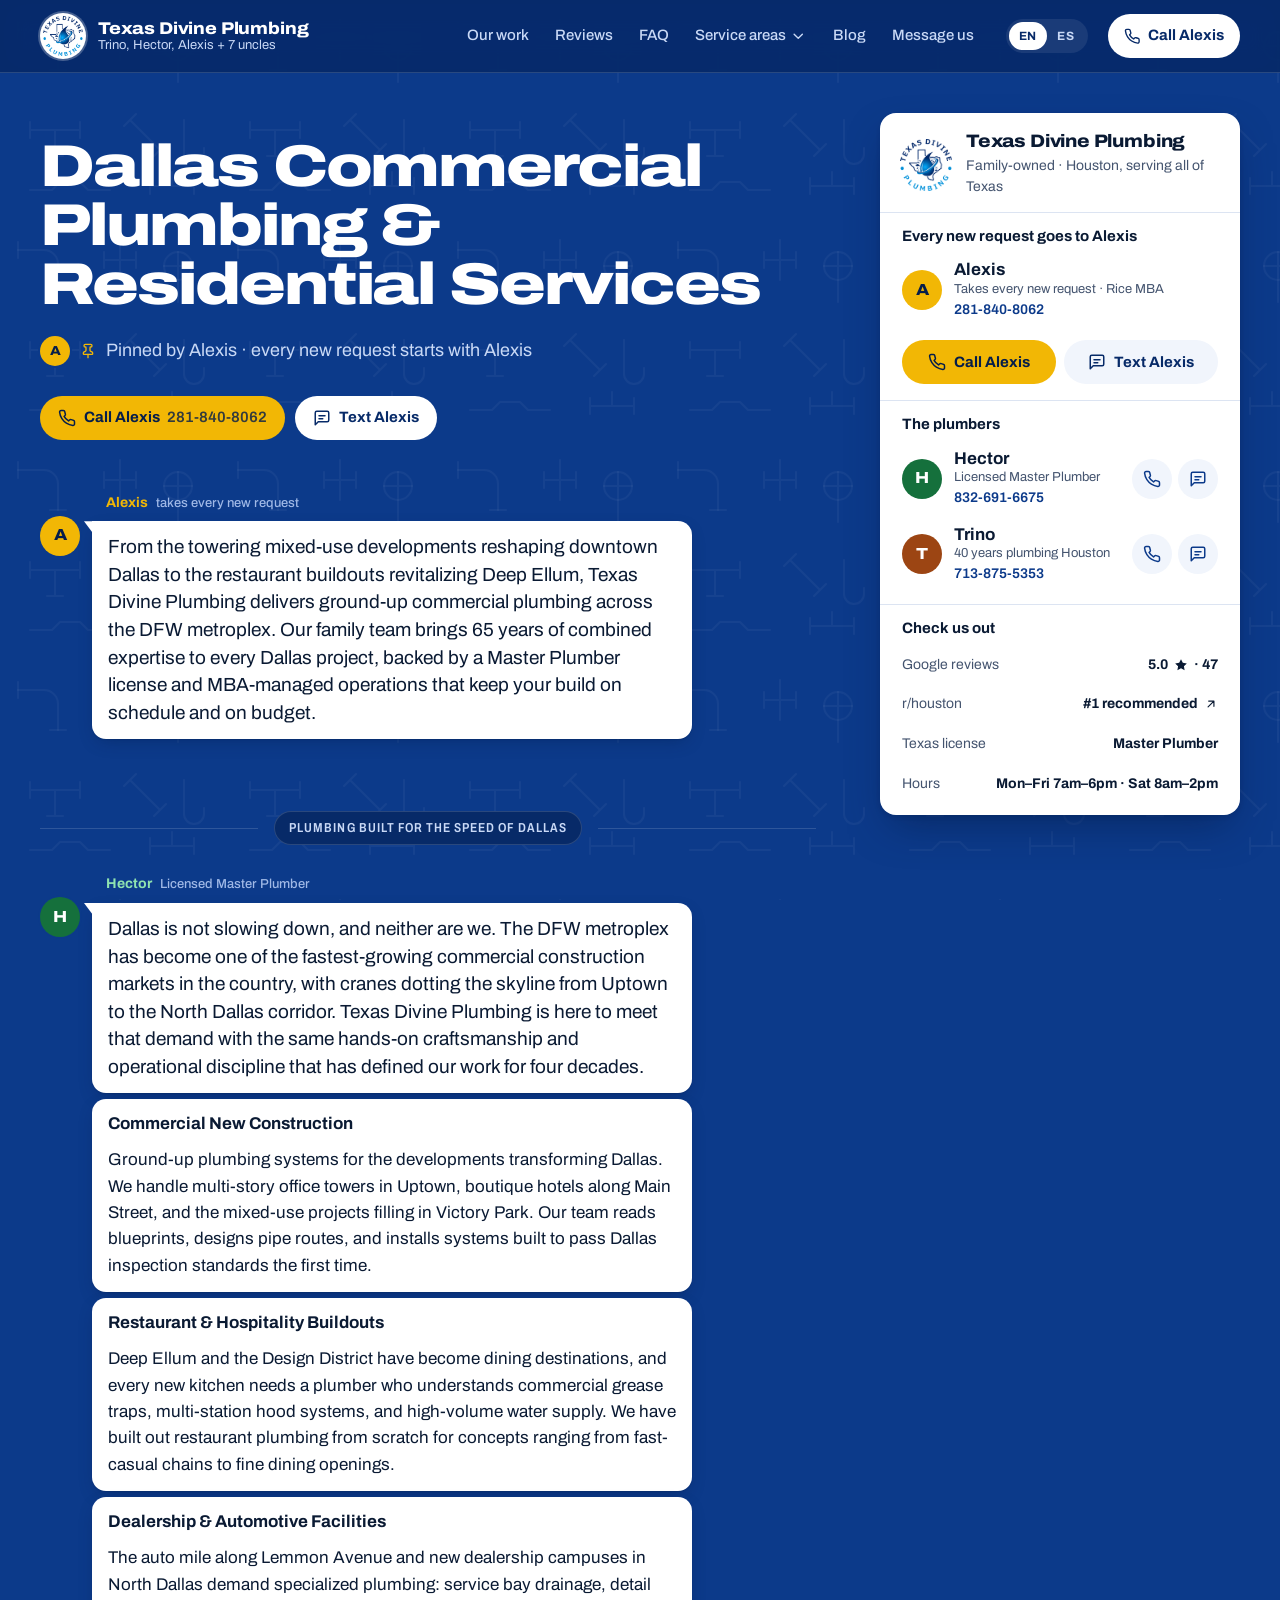
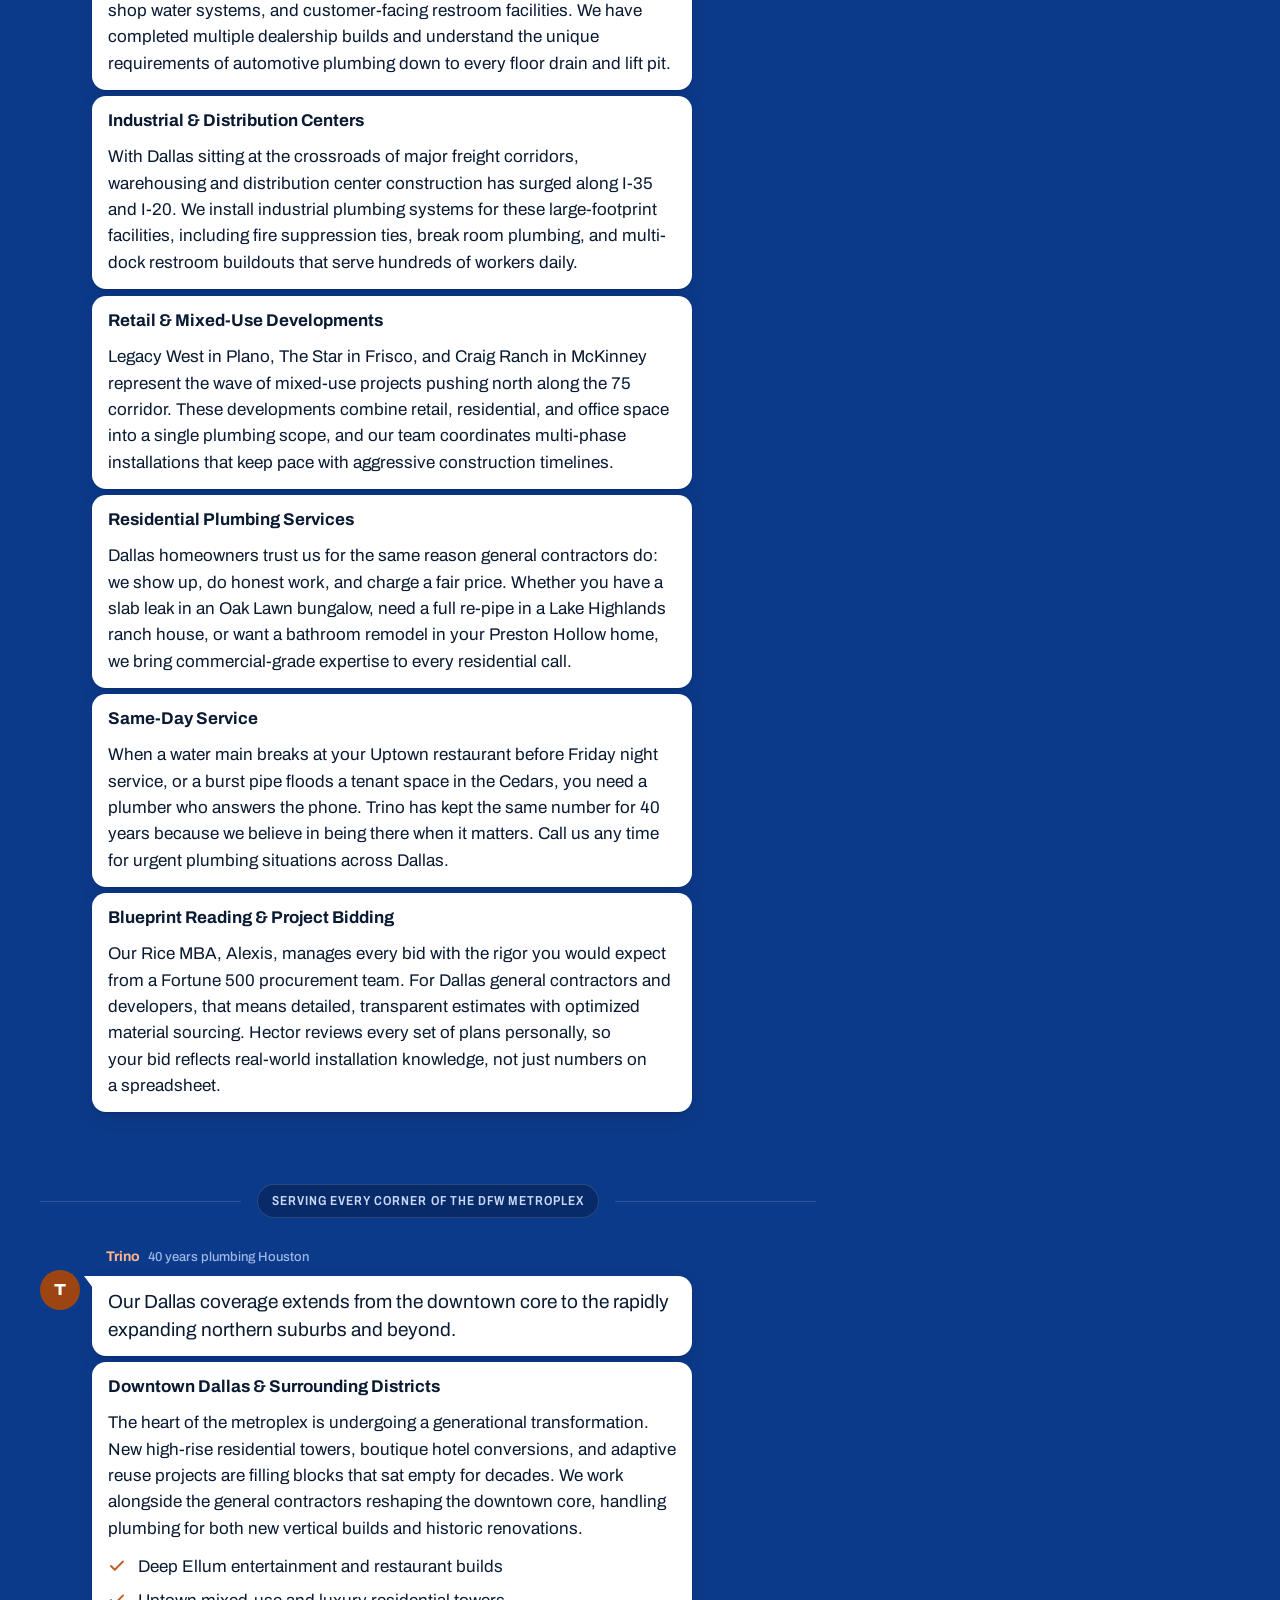
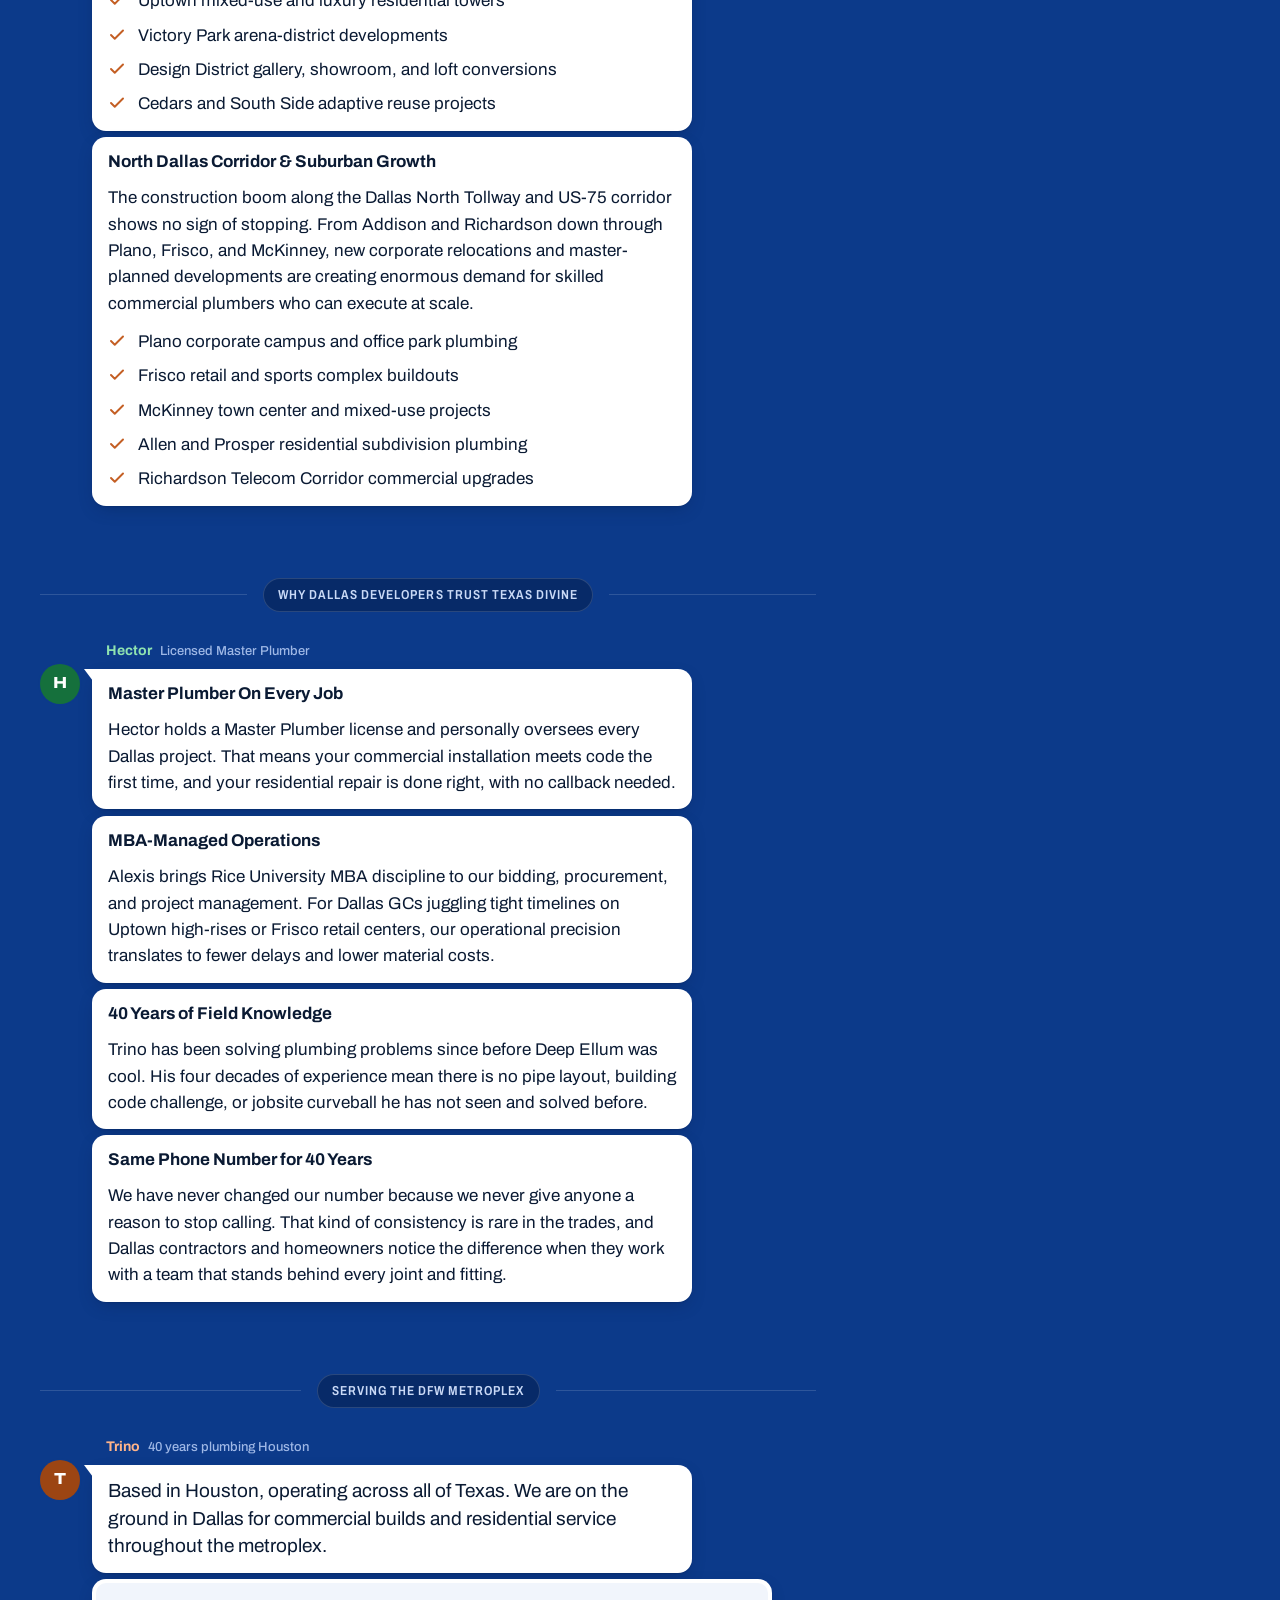
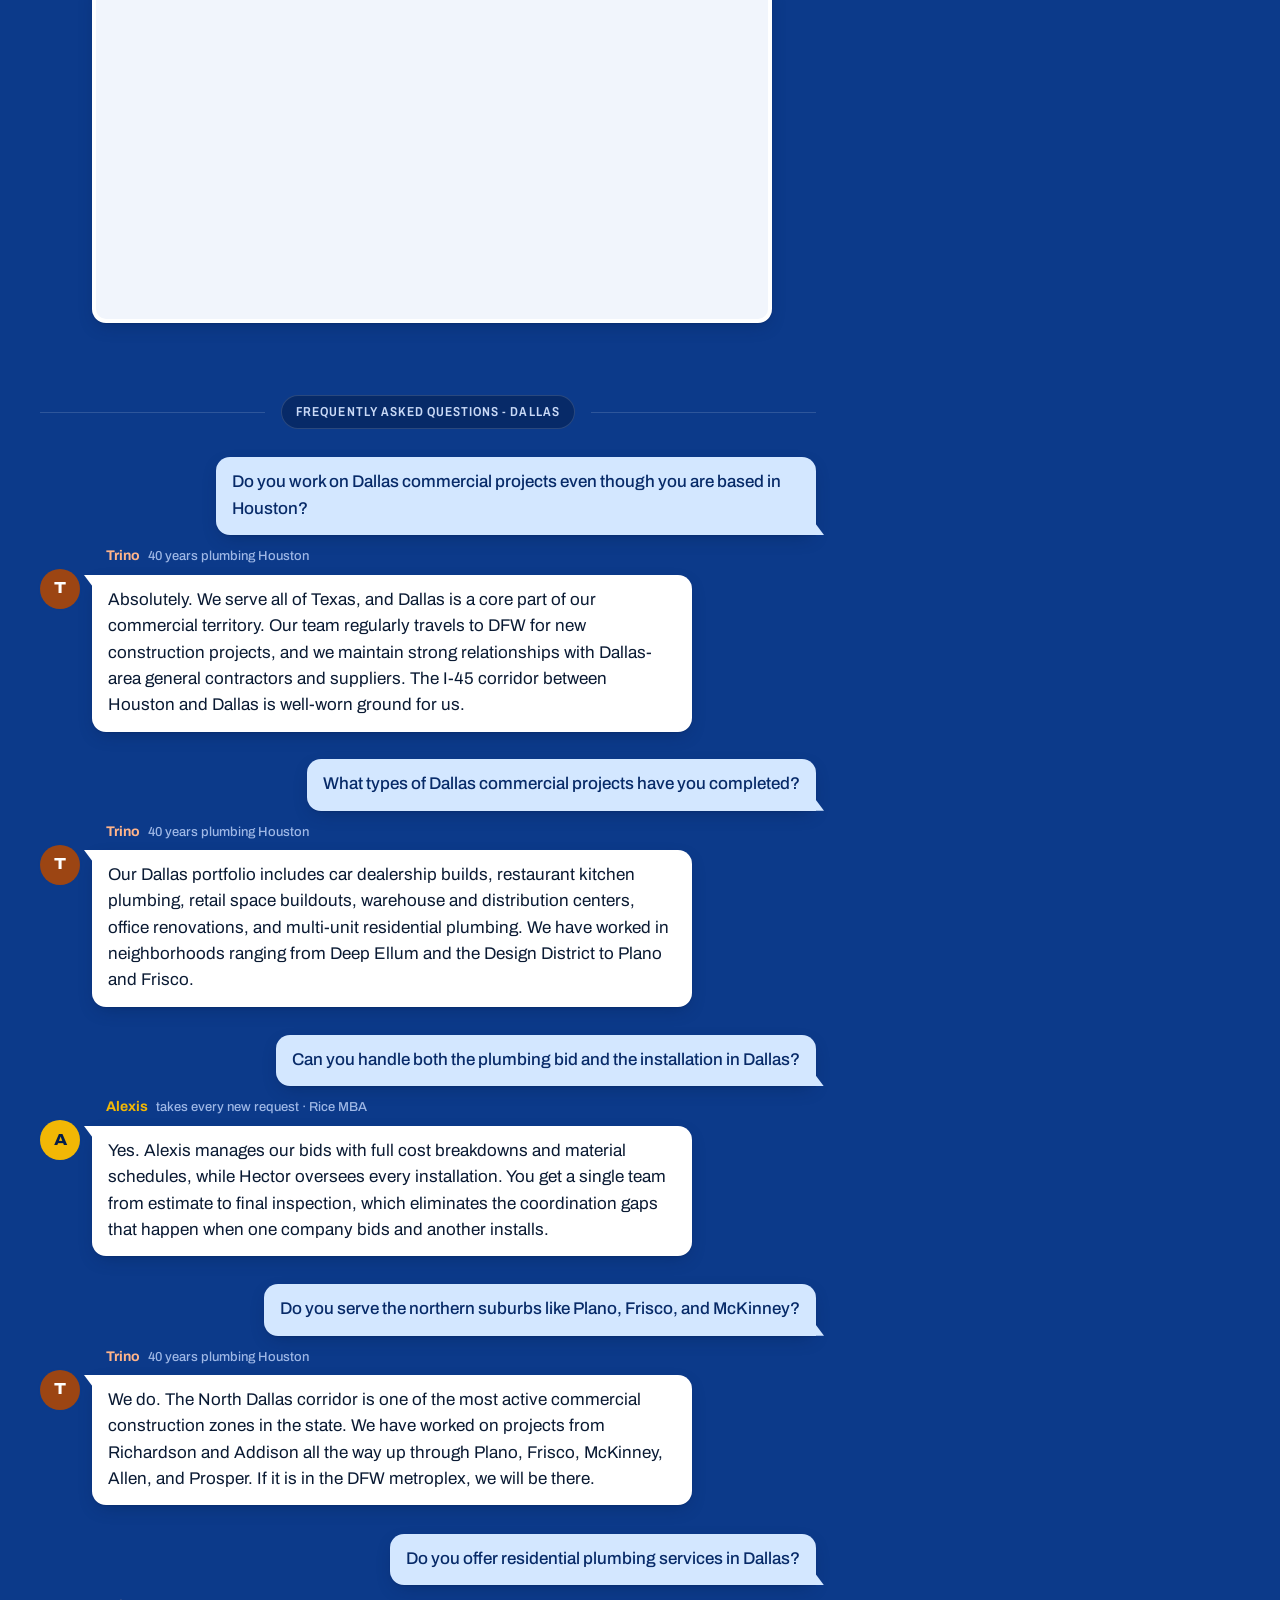
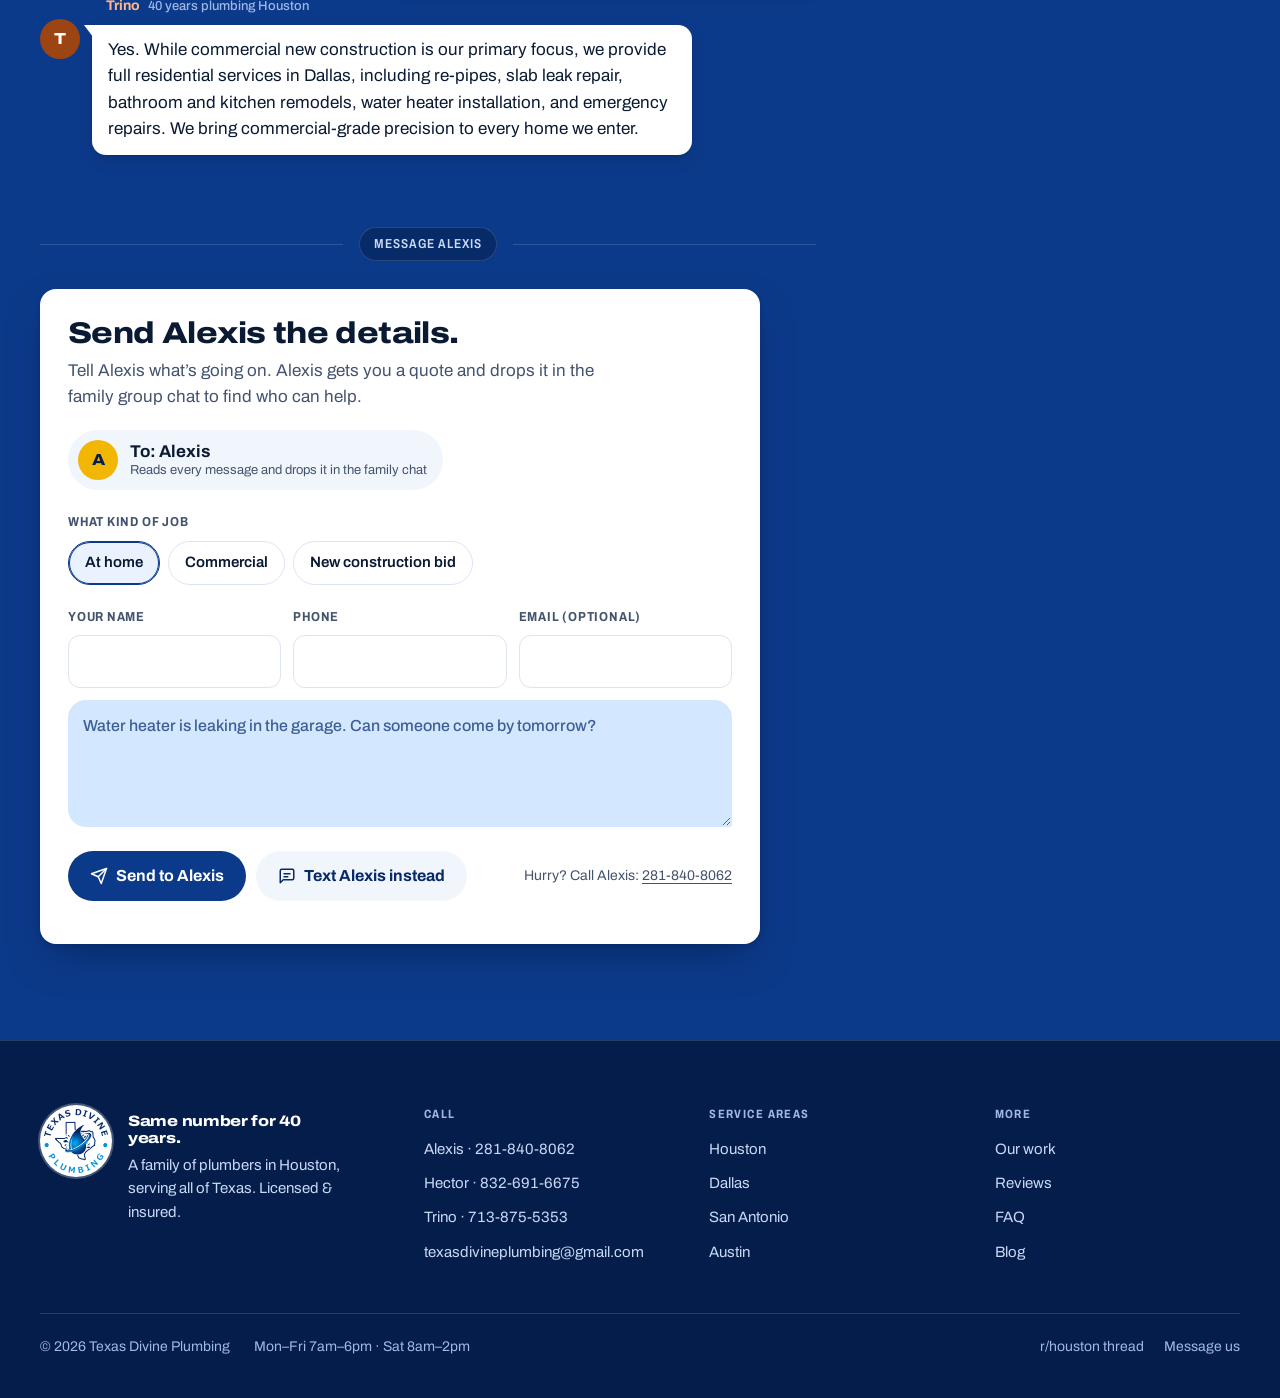
<file: dallas-plumbing.html>
<!DOCTYPE html>
<html lang="en">
<head>
    <meta charset="UTF-8">
    <meta name="viewport" content="width=device-width, initial-scale=1.0">
    <title>Dallas Plumber | Commercial &amp; Residential Plumbing | Texas Divine Plumbing</title>
    <meta name="description" content="Dallas plumbing services by Texas Divine Plumbing. Commercial new construction for Deep Ellum, Uptown, Design District &amp; Victory Park developments. 65+ years combined experience. Call 832-691-6675.">

    <!-- Canonical -->
    <link rel="canonical" href="https://texasdivineplumbing.com/dallas-plumbing.html">

    <!-- Open Graph -->
    <meta property="og:title" content="Dallas Plumber | Commercial &amp; Residential Plumbing | Texas Divine Plumbing">
    <meta property="og:description" content="Trusted Dallas plumbing for commercial new construction and residential services. Serving Deep Ellum, Uptown, Design District, Victory Park, and the North Dallas corridor. 65+ years combined experience.">
    <meta property="og:image" content="https://texasdivineplumbing.com/images/og-image.jpg">
    <meta property="og:url" content="https://texasdivineplumbing.com/dallas-plumbing.html">
    <meta property="og:type" content="website">
    <meta property="og:locale" content="en_US">
    <meta property="og:site_name" content="Texas Divine Plumbing">

    <!-- Twitter Card -->
    <meta name="twitter:card" content="summary_large_image">
    <meta name="twitter:title" content="Dallas Plumber | Commercial &amp; Residential Plumbing | Texas Divine Plumbing">
    <meta name="twitter:description" content="Trusted Dallas plumbing for commercial new construction and residential services. Deep Ellum, Uptown, Design District, and beyond. 65+ years combined experience.">
    <meta name="twitter:image" content="https://texasdivineplumbing.com/images/og-image.jpg">

    <!-- Favicon -->
    <link rel="icon" type="image/png" href="images/web/logo-256.png">
    <link rel="apple-touch-icon" href="images/web/logo-256.png">

    <!-- Google Analytics 4 (Replace G-XXXXXXXXXX with your measurement ID) -->
    <script async src="https://www.googletagmanager.com/gtag/js?id=G-XXXXXXXXXX"></script>
    <script>
      window.dataLayer = window.dataLayer || [];
      function gtag(){dataLayer.push(arguments);}
      gtag('js', new Date());
      gtag('config', 'G-XXXXXXXXXX');
    </script>

    <!-- Fonts -->
    <link rel="preconnect" href="https://fonts.googleapis.com">
    <link rel="preconnect" href="https://fonts.gstatic.com" crossorigin>
    <link href="https://fonts.googleapis.com/css2?family=Archivo:wdth,wght@62..125,100..900&display=swap" rel="stylesheet">
    <meta name="theme-color" content="#072a68">

    <!-- Styles -->
    <link rel="stylesheet" href="css/styles.css">

    <!-- JSON-LD: LocalBusiness (Plumber) - Dallas Specific -->
    <script type="application/ld+json">
    {
        "@context": "https://schema.org",
        "@type": "Plumber",
        "name": "Texas Divine Plumbing - Dallas",
        "url": "https://texasdivineplumbing.com/dallas-plumbing.html",
        "logo": "https://texasdivineplumbing.com/images/logo.png",
        "image": "https://texasdivineplumbing.com/images/commercial-banner.jpg",
        "description": "Commercial new construction and residential plumbing services in Dallas, TX. Serving Deep Ellum, Uptown, Design District, Victory Park, North Dallas, Plano, Frisco, and McKinney. 65+ years combined experience.",
        "telephone": ["+18326916675", "+17138755353"],
        "email": "texasdivineplumbing@gmail.com",
        "address": {
            "@type": "PostalAddress",
            "addressLocality": "Dallas",
            "addressRegion": "TX",
            "addressCountry": "US"
        },
        "geo": {
            "@type": "GeoCoordinates",
            "latitude": 32.7767,
            "longitude": -96.7970
        },
        "areaServed": [
            { "@type": "City", "name": "Dallas", "addressRegion": "TX" },
            { "@type": "City", "name": "Plano", "addressRegion": "TX" },
            { "@type": "City", "name": "Frisco", "addressRegion": "TX" },
            { "@type": "City", "name": "McKinney", "addressRegion": "TX" },
            { "@type": "City", "name": "Fort Worth", "addressRegion": "TX" },
            { "@type": "City", "name": "Arlington", "addressRegion": "TX" },
            { "@type": "City", "name": "Irving", "addressRegion": "TX" },
            { "@type": "City", "name": "Richardson", "addressRegion": "TX" }
        ],
        "openingHoursSpecification": [
            {
                "@type": "OpeningHoursSpecification",
                "dayOfWeek": ["Monday", "Tuesday", "Wednesday", "Thursday", "Friday"],
                "opens": "07:00",
                "closes": "18:00"
            },
            {
                "@type": "OpeningHoursSpecification",
                "dayOfWeek": "Saturday",
                "opens": "08:00",
                "closes": "14:00"
            }
        ],
        "priceRange": "$$",
        "paymentAccepted": "Cash, Check, Credit Card",
        "knowsAbout": [
            "Commercial Plumbing",
            "New Construction Plumbing",
            "Residential Plumbing",
            "Industrial Plumbing",
            "Blueprint Reading",
            "Plumbing System Design"
        ],
        "employee": [
            {
                "@type": "Person",
                "name": "Trino",
                "jobTitle": "Industry Veteran & Founder",
                "description": "40-year plumbing veteran"
            },
            {
                "@type": "Person",
                "name": "Hector",
                "jobTitle": "Master Plumber",
                "description": "Licensed Master Plumber specializing in complex commercial systems"
            },
            {
                "@type": "Person",
                "name": "Alexis",
                "jobTitle": "Operations Manager",
                "description": "Rice MBA, manages bids, procurement, and supply chain optimization"
            }
        ]
    }
    </script>
</head>
<body>
    <a href="#main-content" class="skip-link">Skip to content</a>
    <svg width="0" height="0" style="position:absolute" aria-hidden="true" focusable="false">
        <symbol id="i-phone" viewBox="0 0 24 24"><path d="M22 16.92v3a2 2 0 0 1-2.18 2 19.79 19.79 0 0 1-8.63-3.07 19.5 19.5 0 0 1-6-6 19.79 19.79 0 0 1-3.07-8.67A2 2 0 0 1 4.11 2h3a2 2 0 0 1 2 1.72c.13.96.36 1.9.7 2.81a2 2 0 0 1-.45 2.11L8.09 9.91a16 16 0 0 0 6 6l1.27-1.27a2 2 0 0 1 2.11-.45c.91.34 1.85.57 2.81.7A2 2 0 0 1 22 16.92z"/></symbol>
        <symbol id="i-text" viewBox="0 0 24 24"><path d="M21 15a2 2 0 0 1-2 2H7l-4 4V5a2 2 0 0 1 2-2h14a2 2 0 0 1 2 2z"/><path d="M8 9h8M8 13h5"/></symbol>
        <symbol id="i-pin" viewBox="0 0 24 24"><path d="M12 17v5"/><path d="M9 10.76a2 2 0 0 1-1.11 1.79l-1.78.9A2 2 0 0 0 5 15.24V16a1 1 0 0 0 1 1h12a1 1 0 0 0 1-1v-.76a2 2 0 0 0-1.11-1.79l-1.78-.9A2 2 0 0 1 15 10.76V7a1 1 0 0 1 1-1 2 2 0 0 0 0-4H8a2 2 0 0 0 0 4 1 1 0 0 1 1 1z"/></symbol>
        <symbol id="i-star" viewBox="0 0 24 24"><path fill="currentColor" stroke="none" d="M12 2l3.09 6.26L22 9.27l-5 4.87 1.18 6.88L12 17.77l-6.18 3.25L7 14.14 2 9.27l6.91-1.01z"/></symbol>
        <symbol id="i-check" viewBox="0 0 24 24"><path d="M20 6L9 17l-5-5"/></symbol>
        <symbol id="i-out" viewBox="0 0 24 24"><path d="M7 17L17 7M8 7h9v9"/></symbol>
        <symbol id="i-down" viewBox="0 0 24 24"><path d="M6 9l6 6 6-6"/></symbol>
        <symbol id="i-menu" viewBox="0 0 24 24"><path d="M4 7h16M4 12h16M4 17h16"/></symbol>
        <symbol id="i-close" viewBox="0 0 24 24"><path d="M18 6L6 18M6 6l12 12"/></symbol>
        <symbol id="i-forward" viewBox="0 0 24 24"><path d="M15 17l5-5-5-5"/><path d="M4 18v-2a4 4 0 0 1 4-4h12"/></symbol>
        <symbol id="i-send" viewBox="0 0 24 24"><path d="M22 2L11 13"/><path d="M22 2l-7 20-4-9-9-4z"/></symbol>
        <symbol id="i-mail" viewBox="0 0 24 24"><rect x="2" y="4" width="20" height="16" rx="2"/><path d="M22 7l-10 6L2 7"/></symbol>
        <symbol id="i-shield" viewBox="0 0 24 24"><path d="M12 22s8-4 8-10V5l-8-3-8 3v7c0 6 8 10 8 10z"/><path d="M9 12l2 2 4-4"/></symbol>
        <symbol id="i-arrow" viewBox="0 0 24 24"><path d="M5 12h14M13 6l6 6-6 6"/></symbol>
        <symbol id="i-reddit" viewBox="0 0 24 24"><path fill="currentColor" stroke="none" d="M12 0C5.373 0 0 5.373 0 12c0 3.313 1.344 6.312 3.516 8.484L1.5 24l3.797-1.969A11.94 11.94 0 0 0 12 24c6.627 0 12-5.373 12-12S18.627 0 12 0zm5.6 12.29a1.4 1.4 0 0 1 .01.24c0 2.45-2.85 4.43-6.37 4.43s-6.37-1.98-6.37-4.43c0-.08.003-.16.01-.24a1.56 1.56 0 1 1 1.72-2.53 7.7 7.7 0 0 1 4.2-1.33l.8-3.76 2.61.56a1.12 1.12 0 1 1-.13.61l-2.33-.5-.71 3.35a7.7 7.7 0 0 1 4.14 1.33 1.56 1.56 0 1 1 1.72 2.54zM8.9 13.4a1.12 1.12 0 1 0 0-2.24 1.12 1.12 0 0 0 0 2.24zm6.2 0a1.12 1.12 0 1 0 0-2.24 1.12 1.12 0 0 0 0 2.24zm-.42 1.9a.4.4 0 0 1 .56.56 3.9 3.9 0 0 1-2.74 1 3.9 3.9 0 0 1-2.74-1 .4.4 0 0 1 .56-.56c.6.53 1.4.79 2.18.79.78 0 1.58-.26 2.18-.79z"/></symbol>
        <symbol id="i-google" viewBox="0 0 24 24"><path fill="currentColor" stroke="none" d="M12.48 10.92v3.28h7.84c-.24 1.84-.85 3.19-1.79 4.13-1.15 1.15-2.93 2.4-6.05 2.4-4.83 0-8.6-3.89-8.6-8.72s3.77-8.72 8.6-8.72c2.6 0 4.51 1.03 5.91 2.35l2.31-2.31C18.75 1.44 16.13 0 12.48 0 5.87 0 .31 5.39.31 12s5.56 12 12.17 12c3.57 0 6.27-1.17 8.37-3.36 2.16-2.16 2.84-5.21 2.84-7.67 0-.76-.05-1.47-.17-2.05H12.48z"/></symbol>
    </svg>
    <header class="topbar">
        <div class="topbar__inner">
            <a class="brand" href="index.html" aria-label="Texas Divine Plumbing, home">
                <span class="brand__mark"><img src="images/web/logo-256.png" alt="" width="40" height="40"></span>
                <span class="brand__text">
                    <span class="brand__name">Texas Divine Plumbing</span>
                    <span class="brand__meta" data-i18n="meta">Trino, Hector, Alexis + 7 uncles</span>
                </span>
            </a>
            <nav class="nav" id="site-nav" aria-label="Main">
                <ul class="nav__list">
                    <li><a class="nav__link" href="index.html#work" data-i18n="nav.work">Our work</a></li>
                    <li><a class="nav__link" href="index.html#reviews" data-i18n="nav.reviews">Reviews</a></li>
                    <li><a class="nav__link" href="faq.html">FAQ</a></li>
                    <li class="nav__item--has-sub">
                        <button class="nav__link" type="button" aria-expanded="false" data-sub-toggle><span data-i18n="nav.areas">Service areas</span> <svg class="icon" aria-hidden="true"><use href="#i-down"/></svg></button>
                        <ul class="nav__sub">
                            <li><a href="houston-plumbing.html">Houston</a></li>
                            <li><a href="dallas-plumbing.html" aria-current="page">Dallas</a></li>
                            <li><a href="san-antonio-plumbing.html">San Antonio</a></li>
                            <li><a href="austin-plumbing.html">Austin</a></li>
                        </ul>
                    </li>
                    <li><a class="nav__link" href="blog.html">Blog</a></li>
                    <li><a class="nav__link" href="index.html#message" data-i18n="nav.message">Message us</a></li>
                    <li class="nav__lang">
                        <div class="lang" role="group" aria-label="Language">
                            <button type="button" data-lang="en" class="active" aria-pressed="true">English</button>
                            <button type="button" data-lang="es" aria-pressed="false">Español</button>
                        </div>
                        <a class="chip chip--alexis chip--xl nav__call" href="tel:+12818408062"><svg class="icon" aria-hidden="true"><use href="#i-phone"/></svg><span data-i18n="cta.call">Call Alexis</span> <span class="chip__num">281-840-8062</span></a>
                    </li>
                </ul>
            </nav>
            <div class="lang" role="group" aria-label="Language">
                <button type="button" data-lang="en" class="active" aria-pressed="true">EN</button>
                <button type="button" data-lang="es" aria-pressed="false">ES</button>
            </div>
            <a class="topbar__call" href="tel:+12818408062"><svg class="icon" aria-hidden="true"><use href="#i-phone"/></svg><span data-i18n="call">Call Alexis</span><span class="topbar__call-num">&nbsp;· 281-840-8062</span></a>
            <button class="menu-toggle" type="button" aria-expanded="false" aria-controls="site-nav" aria-label="Open menu"><svg class="icon" aria-hidden="true"><use href="#i-menu"/></svg></button>
        </div>
    </header>

    <main id="main-content" class="layout">
        <section class="pin" aria-labelledby="pin-title">
            <div class="pinned">
                <h1 class="pin__title pin__title--long" id="pin-title">Dallas Commercial Plumbing &amp; Residential Services</h1>
                <p class="pinned__by"><span class="avatar avatar--alexis" aria-hidden="true">A</span><svg class="icon" aria-hidden="true"><use href="#i-pin"/></svg><span data-i18n="pin.byShort">Pinned by Alexis &middot; every new request starts with Alexis</span></p>
            </div>
            <div class="pin__cta">
                <a class="chip chip--alexis chip--xl" href="tel:+12818408062"><svg class="icon" aria-hidden="true"><use href="#i-phone"/></svg><span><span data-i18n="cta.call">Call Alexis</span> <span class="chip__num">281-840-8062</span></span></a>
                <a class="chip chip--light chip--xl" href="sms:+12818408062?&amp;body=Hello%2C%20Thanks%20for%20reaching%20out%21%20To%20provide%20a%20quote%20please%20answer%20the%20following%3A%0A%0AAddress%3F%0A%0AWhat%E2%80%99s%20the%20situation%3F%0A%0AHow%20soon%20do%20you%20want%20it%20fixed%3F%0A%0AAny%20pictures%3F%0A%0AThank%20you%21"><svg class="icon" aria-hidden="true"><use href="#i-text"/></svg><span data-i18n="cta.text">Text Alexis</span></a>
            </div>
        </section>

        <div class="thread">
                        <div class="group group--alexis">
                <span class="group__avatar avatar avatar--alexis" aria-hidden="true">A</span>
                <div class="group__body">
                    <p class="group__name">Alexis <span>takes every new request</span></p>
                    <div class="typing" aria-hidden="true"><i></i><i></i><i></i></div>
                    <p class="bubble bubble--big">From the towering mixed-use developments reshaping downtown Dallas to the restaurant buildouts revitalizing Deep Ellum, Texas Divine Plumbing delivers ground-up commercial plumbing across the DFW metroplex. Our family team brings 65 years of combined expertise to every Dallas project, backed by a Master Plumber license and MBA-managed operations that keep your build on schedule and on budget.</p>
                </div>
            </div>
            <h2 class="day"><span class="day__label">Plumbing Built for the Speed of Dallas</span></h2>
            <div class="group group--hector">
                <span class="group__avatar avatar avatar--hector" aria-hidden="true">H</span>
                <div class="group__body">
                    <p class="group__name">Hector <span>Licensed Master Plumber</span></p>
                    <div class="typing" aria-hidden="true"><i></i><i></i><i></i></div>
                    <p class="bubble bubble--big">Dallas is not slowing down, and neither are we. The DFW metroplex has become one of the fastest-growing commercial construction markets in the country, with cranes dotting the skyline from Uptown to the North Dallas corridor. Texas Divine Plumbing is here to meet that demand with the same hands-on craftsmanship and operational discipline that has defined our work for four decades.</p>
                    <div class="bubble"><p><strong>Commercial New Construction</strong></p><p>Ground-up plumbing systems for the developments transforming Dallas. We handle multi-story office towers in Uptown, boutique hotels along Main Street, and the mixed-use projects filling in Victory Park. Our team reads blueprints, designs pipe routes, and installs systems built to pass Dallas inspection standards the first time.</p></div>
                    <div class="bubble"><p><strong>Restaurant &amp; Hospitality Buildouts</strong></p><p>Deep Ellum and the Design District have become dining destinations, and every new kitchen needs a plumber who understands commercial grease traps, multi-station hood systems, and high-volume water supply. We have built out restaurant plumbing from scratch for concepts ranging from fast-casual chains to fine dining openings.</p></div>
                    <div class="bubble"><p><strong>Dealership &amp; Automotive Facilities</strong></p><p>The auto mile along Lemmon Avenue and new dealership campuses in North Dallas demand specialized plumbing: service bay drainage, detail shop water systems, and customer-facing restroom facilities. We have completed multiple dealership builds and understand the unique requirements of automotive plumbing down to every floor drain and lift pit.</p></div>
                    <div class="bubble"><p><strong>Industrial &amp; Distribution Centers</strong></p><p>With Dallas sitting at the crossroads of major freight corridors, warehousing and distribution center construction has surged along I-35 and I-20. We install industrial plumbing systems for these large-footprint facilities, including fire suppression ties, break room plumbing, and multi-dock restroom buildouts that serve hundreds of workers daily.</p></div>
                    <div class="bubble"><p><strong>Retail &amp; Mixed-Use Developments</strong></p><p>Legacy West in Plano, The Star in Frisco, and Craig Ranch in McKinney represent the wave of mixed-use projects pushing north along the 75 corridor. These developments combine retail, residential, and office space into a single plumbing scope, and our team coordinates multi-phase installations that keep pace with aggressive construction timelines.</p></div>
                    <div class="bubble"><p><strong>Residential Plumbing Services</strong></p><p>Dallas homeowners trust us for the same reason general contractors do: we show up, do honest work, and charge a fair price. Whether you have a slab leak in an Oak Lawn bungalow, need a full re-pipe in a Lake Highlands ranch house, or want a bathroom remodel in your Preston Hollow home, we bring commercial-grade expertise to every residential call.</p></div>
                    <div class="bubble"><p><strong>Same-Day Service</strong></p><p>When a water main breaks at your Uptown restaurant before Friday night service, or a burst pipe floods a tenant space in the Cedars, you need a plumber who answers the phone. Trino has kept the same number for 40 years because we believe in being there when it matters. Call us any time for urgent plumbing situations across Dallas.</p></div>
                    <div class="bubble"><p><strong>Blueprint Reading &amp; Project Bidding</strong></p><p>Our Rice MBA, Alexis, manages every bid with the rigor you would expect from a Fortune 500 procurement team. For Dallas general contractors and developers, that means detailed, transparent estimates with optimized material sourcing. Hector reviews every set of plans personally, so your bid reflects real-world installation knowledge, not just numbers on a spreadsheet.</p></div>
                </div>
            </div>
            <h2 class="day"><span class="day__label">Serving Every Corner of the DFW Metroplex</span></h2>
            <div class="group group--trino">
                <span class="group__avatar avatar avatar--trino" aria-hidden="true">T</span>
                <div class="group__body">
                    <p class="group__name">Trino <span>40 years plumbing Houston</span></p>
                    <div class="typing" aria-hidden="true"><i></i><i></i><i></i></div>
                    <p class="bubble bubble--big">Our Dallas coverage extends from the downtown core to the rapidly expanding northern suburbs and beyond.</p>
                    <div class="bubble"><p><strong>Downtown Dallas &amp; Surrounding Districts</strong></p><p>The heart of the metroplex is undergoing a generational transformation. New high-rise residential towers, boutique hotel conversions, and adaptive reuse projects are filling blocks that sat empty for decades. We work alongside the general contractors reshaping the downtown core, handling plumbing for both new vertical builds and historic renovations.</p><ul class="ticks">
                            <li><svg class="icon" aria-hidden="true"><use href="#i-check"/></svg><span>Deep Ellum entertainment and restaurant builds</span></li>
                            <li><svg class="icon" aria-hidden="true"><use href="#i-check"/></svg><span>Uptown mixed-use and luxury residential towers</span></li>
                            <li><svg class="icon" aria-hidden="true"><use href="#i-check"/></svg><span>Victory Park arena-district developments</span></li>
                            <li><svg class="icon" aria-hidden="true"><use href="#i-check"/></svg><span>Design District gallery, showroom, and loft conversions</span></li>
                            <li><svg class="icon" aria-hidden="true"><use href="#i-check"/></svg><span>Cedars and South Side adaptive reuse projects</span></li>
                        </ul></div>
                    <div class="bubble"><p><strong>North Dallas Corridor &amp; Suburban Growth</strong></p><p>The construction boom along the Dallas North Tollway and US-75 corridor shows no sign of stopping. From Addison and Richardson down through Plano, Frisco, and McKinney, new corporate relocations and master-planned developments are creating enormous demand for skilled commercial plumbers who can execute at scale.</p><ul class="ticks">
                            <li><svg class="icon" aria-hidden="true"><use href="#i-check"/></svg><span>Plano corporate campus and office park plumbing</span></li>
                            <li><svg class="icon" aria-hidden="true"><use href="#i-check"/></svg><span>Frisco retail and sports complex buildouts</span></li>
                            <li><svg class="icon" aria-hidden="true"><use href="#i-check"/></svg><span>McKinney town center and mixed-use projects</span></li>
                            <li><svg class="icon" aria-hidden="true"><use href="#i-check"/></svg><span>Allen and Prosper residential subdivision plumbing</span></li>
                            <li><svg class="icon" aria-hidden="true"><use href="#i-check"/></svg><span>Richardson Telecom Corridor commercial upgrades</span></li>
                        </ul></div>
                </div>
            </div>
            <h2 class="day"><span class="day__label">Why Dallas Developers Trust Texas Divine</span></h2>
            <div class="group group--hector">
                <span class="group__avatar avatar avatar--hector" aria-hidden="true">H</span>
                <div class="group__body">
                    <p class="group__name">Hector <span>Licensed Master Plumber</span></p>
                    <div class="typing" aria-hidden="true"><i></i><i></i><i></i></div>
                    <div class="bubble"><p><strong>Master Plumber On Every Job</strong></p><p>Hector holds a Master Plumber license and personally oversees every Dallas project. That means your commercial installation meets code the first time, and your residential repair is done right, with no callback needed.</p></div>
                    <div class="bubble"><p><strong>MBA-Managed Operations</strong></p><p>Alexis brings Rice University MBA discipline to our bidding, procurement, and project management. For Dallas GCs juggling tight timelines on Uptown high-rises or Frisco retail centers, our operational precision translates to fewer delays and lower material costs.</p></div>
                    <div class="bubble"><p><strong>40 Years of Field Knowledge</strong></p><p>Trino has been solving plumbing problems since before Deep Ellum was cool. His four decades of experience mean there is no pipe layout, building code challenge, or jobsite curveball he has not seen and solved before.</p></div>
                    <div class="bubble"><p><strong>Same Phone Number for 40 Years</strong></p><p>We have never changed our number because we never give anyone a reason to stop calling. That kind of consistency is rare in the trades, and Dallas contractors and homeowners notice the difference when they work with a team that stands behind every joint and fitting.</p></div>
                </div>
            </div>
            <h2 class="day"><span class="day__label">Serving the DFW Metroplex</span></h2>
            <div class="group group--trino">
                <span class="group__avatar avatar avatar--trino" aria-hidden="true">T</span>
                <div class="group__body">
                    <p class="group__name">Trino <span>40 years plumbing Houston</span></p>
                    <div class="typing" aria-hidden="true"><i></i><i></i><i></i></div>
                    <p class="bubble bubble--big">Based in Houston, operating across all of Texas. We are on the ground in Dallas for commercial builds and residential service throughout the metroplex.</p>
                    <div class="bubble bubble--photo bubble--map"><div class="map"><iframe src="https://www.google.com/maps/embed?pb=!1m18!1m12!1m3!1d214587.67551043024!2d-97.01136849453942!3d32.82058709498286!2m3!1f0!2f0!3f0!3m2!1i1024!2i768!4f13.1!3m3!1m2!1s0x864c19f77b45974b%3A0xb9ec9ba4f647678f!2sDallas%2C%20TX!5e0!3m2!1sen!2sus!4v1700000000000" title="Texas Divine Plumbing service area - Dallas, TX" loading="lazy" allowfullscreen referrerpolicy="no-referrer-when-downgrade"></iframe></div></div>
                </div>
            </div>
            <h2 class="day" id="questions"><span class="day__label">Frequently Asked Questions - Dallas</span></h2>
            <div class="qa">
            <div class="group group--me">
                <div class="group__body">
                    <p class="sr-only">You asked:</p>
                    <p class="bubble">Do you work on Dallas commercial projects even though you are based in Houston?</p>
                </div>
            </div>
            <div class="group group--trino">
                <span class="group__avatar avatar avatar--trino" aria-hidden="true">T</span>
                <div class="group__body">
                    <p class="group__name">Trino <span>40 years plumbing Houston</span></p>
                    <div class="typing" aria-hidden="true"><i></i><i></i><i></i></div>
                    <p class="bubble">Absolutely. We serve all of Texas, and Dallas is a core part of our commercial territory. Our team regularly travels to DFW for new construction projects, and we maintain strong relationships with Dallas-area general contractors and suppliers. The I-45 corridor between Houston and Dallas is well-worn ground for us.</p>
                </div>
            </div>
            </div>
            <div class="qa">
            <div class="group group--me">
                <div class="group__body">
                    <p class="sr-only">You asked:</p>
                    <p class="bubble">What types of Dallas commercial projects have you completed?</p>
                </div>
            </div>
            <div class="group group--trino">
                <span class="group__avatar avatar avatar--trino" aria-hidden="true">T</span>
                <div class="group__body">
                    <p class="group__name">Trino <span>40 years plumbing Houston</span></p>
                    <div class="typing" aria-hidden="true"><i></i><i></i><i></i></div>
                    <p class="bubble">Our Dallas portfolio includes car dealership builds, restaurant kitchen plumbing, retail space buildouts, warehouse and distribution centers, office renovations, and multi-unit residential plumbing. We have worked in neighborhoods ranging from Deep Ellum and the Design District to Plano and Frisco.</p>
                </div>
            </div>
            </div>
            <div class="qa">
            <div class="group group--me">
                <div class="group__body">
                    <p class="sr-only">You asked:</p>
                    <p class="bubble">Can you handle both the plumbing bid and the installation in Dallas?</p>
                </div>
            </div>
            <div class="group group--alexis">
                <span class="group__avatar avatar avatar--alexis" aria-hidden="true">A</span>
                <div class="group__body">
                    <p class="group__name">Alexis <span>takes every new request · Rice MBA</span></p>
                    <div class="typing" aria-hidden="true"><i></i><i></i><i></i></div>
                    <p class="bubble">Yes. Alexis manages our bids with full cost breakdowns and material schedules, while Hector oversees every installation. You get a single team from estimate to final inspection, which eliminates the coordination gaps that happen when one company bids and another installs.</p>
                </div>
            </div>
            </div>
            <div class="qa">
            <div class="group group--me">
                <div class="group__body">
                    <p class="sr-only">You asked:</p>
                    <p class="bubble">Do you serve the northern suburbs like Plano, Frisco, and McKinney?</p>
                </div>
            </div>
            <div class="group group--trino">
                <span class="group__avatar avatar avatar--trino" aria-hidden="true">T</span>
                <div class="group__body">
                    <p class="group__name">Trino <span>40 years plumbing Houston</span></p>
                    <div class="typing" aria-hidden="true"><i></i><i></i><i></i></div>
                    <p class="bubble">We do. The North Dallas corridor is one of the most active commercial construction zones in the state. We have worked on projects from Richardson and Addison all the way up through Plano, Frisco, McKinney, Allen, and Prosper. If it is in the DFW metroplex, we will be there.</p>
                </div>
            </div>
            </div>
            <div class="qa">
            <div class="group group--me">
                <div class="group__body">
                    <p class="sr-only">You asked:</p>
                    <p class="bubble">Do you offer residential plumbing services in Dallas?</p>
                </div>
            </div>
            <div class="group group--trino">
                <span class="group__avatar avatar avatar--trino" aria-hidden="true">T</span>
                <div class="group__body">
                    <p class="group__name">Trino <span>40 years plumbing Houston</span></p>
                    <div class="typing" aria-hidden="true"><i></i><i></i><i></i></div>
                    <p class="bubble">Yes. While commercial new construction is our primary focus, we provide full residential services in Dallas, including re-pipes, slab leak repair, bathroom and kitchen remodels, water heater installation, and emergency repairs. We bring commercial-grade precision to every home we enter.</p>
                </div>
            </div>
            </div>
            <h2 class="day" id="message"><span class="day__label">Message Alexis</span></h2>

            <form class="composer" id="message-form" name="contact" method="POST" data-netlify="true" netlify-honeypot="bot-field" action="/?sent=1#message" novalidate>
                    <input type="hidden" name="form-name" value="contact">
                    <p hidden><label>Don&rsquo;t fill this out: <input name="bot-field"></label></p>
                    <h3 class="composer__title" data-i18n="composer.title">Send Alexis the details.</h3>
                    <p class="composer__intro" data-i18n="composer.intro">Tell Alexis what&rsquo;s going on. Alexis gets you a quote and drops it in the family group chat to find who can help.</p>

                    <input type="hidden" name="to" value="alexis">
                    <div class="composer__to"><span class="avatar avatar--alexis" aria-hidden="true">A</span><span><b data-i18n="composer.toAlexis">To: Alexis</b><small data-i18n="composer.toNote">Reads every message and drops it in the family chat</small></span></div>

                    <fieldset>
                        <legend class="field-label" data-i18n="composer.kind">What kind of job</legend>
                        <div class="pick pick--plain">
                            <label><input type="radio" name="service" value="residential" checked><span data-i18n="composer.home">At home</span></label>
                            <label><input type="radio" name="service" value="commercial"><span data-i18n="composer.commercial">Commercial</span></label>
                            <label><input type="radio" name="service" value="new-construction"><span data-i18n="composer.newBuild">New construction bid</span></label>
                        </div>
                    </fieldset>

                    <div class="composer__grid">
                        <div class="field">
                            <label class="field-label" for="f-name" data-i18n="composer.name">Your name</label>
                            <input id="f-name" name="name" type="text" autocomplete="name" required>
                        </div>
                        <div class="field">
                            <label class="field-label" for="f-phone" data-i18n="composer.phone">Phone</label>
                            <input id="f-phone" name="phone" type="tel" autocomplete="tel" inputmode="tel" required>
                        </div>
                        <div class="field">
                            <label class="field-label" for="f-email" data-i18n="composer.email">Email (optional)</label>
                            <input id="f-email" name="email" type="email" autocomplete="email">
                        </div>
                    </div>

                    <div class="field composer__message">
                        <label class="sr-only" for="f-message">Message</label>
                        <textarea id="f-message" name="message" rows="4" placeholder="Water heater is leaking in the garage. Can someone come by tomorrow?" data-i18n-ph="composer.ph"></textarea>
                    </div>

                    <div class="composer__actions">
                        <button class="chip" type="submit" data-send><svg class="icon" aria-hidden="true"><use href="#i-send"/></svg><span data-i18n="composer.send">Send to Alexis</span></button>
                        <a class="chip chip--ghost" href="sms:+12818408062?&amp;body=Hello%2C%20Thanks%20for%20reaching%20out%21%20To%20provide%20a%20quote%20please%20answer%20the%20following%3A%0A%0AAddress%3F%0A%0AWhat%E2%80%99s%20the%20situation%3F%0A%0AHow%20soon%20do%20you%20want%20it%20fixed%3F%0A%0AAny%20pictures%3F%0A%0AThank%20you%21" data-text-instead><svg class="icon" aria-hidden="true"><use href="#i-text"/></svg><span data-text-label>Text Alexis instead</span></a>
                        <p class="composer__note"><span data-i18n="composer.note">Hurry? Call Alexis:</span> <a href="tel:+12818408062">281-840-8062</a></p>
                    </div>
                    <p class="composer__status" role="status" aria-live="polite"></p>
                </form>
        </div>

        <aside class="panel" aria-labelledby="panel-title">
            <div class="panel__card">
                <div class="panel__head">
                    <img src="images/web/logo-256.png" alt="Texas Divine Plumbing logo" width="64" height="64" loading="lazy">
                    <div>
                        <h2 class="panel__title" id="panel-title">Texas Divine Plumbing</h2>
                        <p class="panel__sub" data-i18n="panel.sub">Family-owned · Houston, serving all of Texas</p>
                    </div>
                </div>
                <div class="panel__section">
                    <p class="panel__h" data-i18n="panel.start">Every new request goes to Alexis</p>
                    <div class="member member--alexis">
                            <span class="avatar avatar--alexis" aria-hidden="true">A</span>
                            <div>
                                <div class="member__name">Alexis</div>
                                <div class="member__role">Takes every new request · Rice MBA</div>
                                <a class="member__num" href="tel:+12818408062">281-840-8062</a>
                            </div>
                            <div class="member__actions">
                                <a class="icon-btn" href="tel:+12818408062" aria-label="Call Alexis"><svg class="icon" aria-hidden="true"><use href="#i-phone"/></svg></a>
                                <a class="icon-btn" href="sms:+12818408062?&amp;body=Hello%2C%20Thanks%20for%20reaching%20out%21%20To%20provide%20a%20quote%20please%20answer%20the%20following%3A%0A%0AAddress%3F%0A%0AWhat%E2%80%99s%20the%20situation%3F%0A%0AHow%20soon%20do%20you%20want%20it%20fixed%3F%0A%0AAny%20pictures%3F%0A%0AThank%20you%21" aria-label="Text Alexis"><svg class="icon" aria-hidden="true"><use href="#i-text"/></svg></a>
                            </div>
                        </div>
                    <div class="panel__chips">
                        <a class="chip chip--alexis" href="tel:+12818408062"><svg class="icon" aria-hidden="true"><use href="#i-phone"/></svg><span data-i18n="cta.call">Call Alexis</span></a>
                        <a class="chip chip--ghost" href="sms:+12818408062?&amp;body=Hello%2C%20Thanks%20for%20reaching%20out%21%20To%20provide%20a%20quote%20please%20answer%20the%20following%3A%0A%0AAddress%3F%0A%0AWhat%E2%80%99s%20the%20situation%3F%0A%0AHow%20soon%20do%20you%20want%20it%20fixed%3F%0A%0AAny%20pictures%3F%0A%0AThank%20you%21"><svg class="icon" aria-hidden="true"><use href="#i-text"/></svg><span data-i18n="cta.text">Text Alexis</span></a>
                    </div>
                </div>
                <div class="panel__section">
                    <p class="panel__h" data-i18n="panel.members">The plumbers</p>
                    <div class="member member--hector">
                            <span class="avatar avatar--hector" aria-hidden="true">H</span>
                            <div>
                                <div class="member__name">Hector</div>
                                <div class="member__role">Licensed Master Plumber</div>
                                <a class="member__num" href="tel:+18326916675">832-691-6675</a>
                            </div>
                            <div class="member__actions">
                                <a class="icon-btn" href="tel:+18326916675" aria-label="Call Hector"><svg class="icon" aria-hidden="true"><use href="#i-phone"/></svg></a>
                                <a class="icon-btn" href="sms:+18326916675?&amp;body=Hello%2C%20Thanks%20for%20reaching%20out%21%20To%20provide%20a%20quote%20please%20answer%20the%20following%3A%0A%0AAddress%3F%0A%0AWhat%E2%80%99s%20the%20situation%3F%0A%0AHow%20soon%20do%20you%20want%20it%20fixed%3F%0A%0AAny%20pictures%3F%0A%0AThank%20you%21" aria-label="Text Hector"><svg class="icon" aria-hidden="true"><use href="#i-text"/></svg></a>
                            </div>
                        </div>
                    <div class="member member--trino">
                            <span class="avatar avatar--trino" aria-hidden="true">T</span>
                            <div>
                                <div class="member__name">Trino</div>
                                <div class="member__role">40 years plumbing Houston</div>
                                <a class="member__num" href="tel:+17138755353">713-875-5353</a>
                            </div>
                            <div class="member__actions">
                                <a class="icon-btn" href="tel:+17138755353" aria-label="Call Trino"><svg class="icon" aria-hidden="true"><use href="#i-phone"/></svg></a>
                                <a class="icon-btn" href="sms:+17138755353?&amp;body=Hello%2C%20Thanks%20for%20reaching%20out%21%20To%20provide%20a%20quote%20please%20answer%20the%20following%3A%0A%0AAddress%3F%0A%0AWhat%E2%80%99s%20the%20situation%3F%0A%0AHow%20soon%20do%20you%20want%20it%20fixed%3F%0A%0AAny%20pictures%3F%0A%0AThank%20you%21" aria-label="Text Trino"><svg class="icon" aria-hidden="true"><use href="#i-text"/></svg></a>
                            </div>
                        </div>
                </div>
                <div class="panel__section">
                    <p class="panel__h" data-i18n="panel.check">Check us out</p>
                    <div class="facts">
                        <a class="fact" href="index.html#reviews"><span class="fact__k">Google reviews</span><span class="fact__v">5.0 <svg class="icon" aria-hidden="true"><use href="#i-star"/></svg> · 47</span></a>
                        <a class="fact" href="https://www.reddit.com/r/houston/comments/1hpouwl/plumbers_for_houston/m4j86ie/" target="_blank" rel="noopener"><span class="fact__k">r/houston</span><span class="fact__v">#1 recommended <svg class="icon" aria-hidden="true"><use href="#i-out"/></svg></span></a>
                        <div class="fact"><span class="fact__k">Texas license</span><span class="fact__v">Master Plumber</span></div>
                        <div class="fact"><span class="fact__k">Hours</span><span class="fact__v">Mon–Fri 7am–6pm · Sat 8am–2pm</span></div>
                    </div>
                </div>
            </div>
        </aside>
    </main>

    <footer class="footer">
        <div class="footer__inner">
            <div class="footer__top">
                <div class="footer__brand">
                    <span class="brand__mark"><img src="images/web/logo-256.png" alt="" width="72" height="72" loading="lazy"></span>
                    <div>
                        <p class="footer__line" data-i18n="footer.line">Same number for 40 years.</p>
                        <p data-i18n="footer.sub">A family of plumbers in Houston, serving all of Texas. Licensed &amp; insured.</p>
                    </div>
                </div>
                <div>
                    <h3>Call</h3>
                    <ul>
                        <li><a href="tel:+12818408062">Alexis · 281-840-8062</a></li>
                        <li><a href="tel:+18326916675">Hector · 832-691-6675</a></li>
                        <li><a href="tel:+17138755353">Trino · 713-875-5353</a></li>
                        <li><a href="mailto:texasdivineplumbing@gmail.com">texasdivineplumbing@gmail.com</a></li>
                    </ul>
                </div>
                <div>
                    <h3 data-i18n="nav.areas">Service areas</h3>
                    <ul>
                        <li><a href="houston-plumbing.html">Houston</a></li>
                        <li><a href="dallas-plumbing.html">Dallas</a></li>
                        <li><a href="san-antonio-plumbing.html">San Antonio</a></li>
                        <li><a href="austin-plumbing.html">Austin</a></li>
                    </ul>
                </div>
                <div>
                    <h3>More</h3>
                    <ul>
                        <li><a href="index.html#work" data-i18n="nav.work">Our work</a></li>
                        <li><a href="index.html#reviews" data-i18n="nav.reviews">Reviews</a></li>
                        <li><a href="faq.html">FAQ</a></li>
                        <li><a href="blog.html">Blog</a></li>
                    </ul>
                </div>
            </div>
            <div class="footer__bottom">
                <span>&copy; 2026 Texas Divine Plumbing</span>
                <span>Mon–Fri 7am–6pm · Sat 8am–2pm</span>
                <!-- TODO: add the Texas Master Plumber license number (M-XXXXX) here once confirmed -->
                <nav aria-label="Footer">
                    <a href="https://www.reddit.com/r/houston/comments/1hpouwl/plumbers_for_houston/m4j86ie/" target="_blank" rel="noopener">r/houston thread</a>
                    <a href="index.html#message" data-i18n="nav.message">Message us</a>
                </nav>
            </div>
        </div>
    </footer>

    <nav class="dock" aria-label="Call or text Alexis">
        <a class="dock__alexis" href="tel:+12818408062"><svg class="icon" aria-hidden="true"><use href="#i-phone"/></svg><span data-i18n="cta.call">Call Alexis</span></a>
        <a class="dock__textalexis" href="sms:+12818408062?&amp;body=Hello%2C%20Thanks%20for%20reaching%20out%21%20To%20provide%20a%20quote%20please%20answer%20the%20following%3A%0A%0AAddress%3F%0A%0AWhat%E2%80%99s%20the%20situation%3F%0A%0AHow%20soon%20do%20you%20want%20it%20fixed%3F%0A%0AAny%20pictures%3F%0A%0AThank%20you%21"><svg class="icon" aria-hidden="true"><use href="#i-text"/></svg><span data-i18n="cta.text">Text Alexis</span></a>
    </nav>

    <script src="js/main.js"></script>
</body>
</html>
</file>
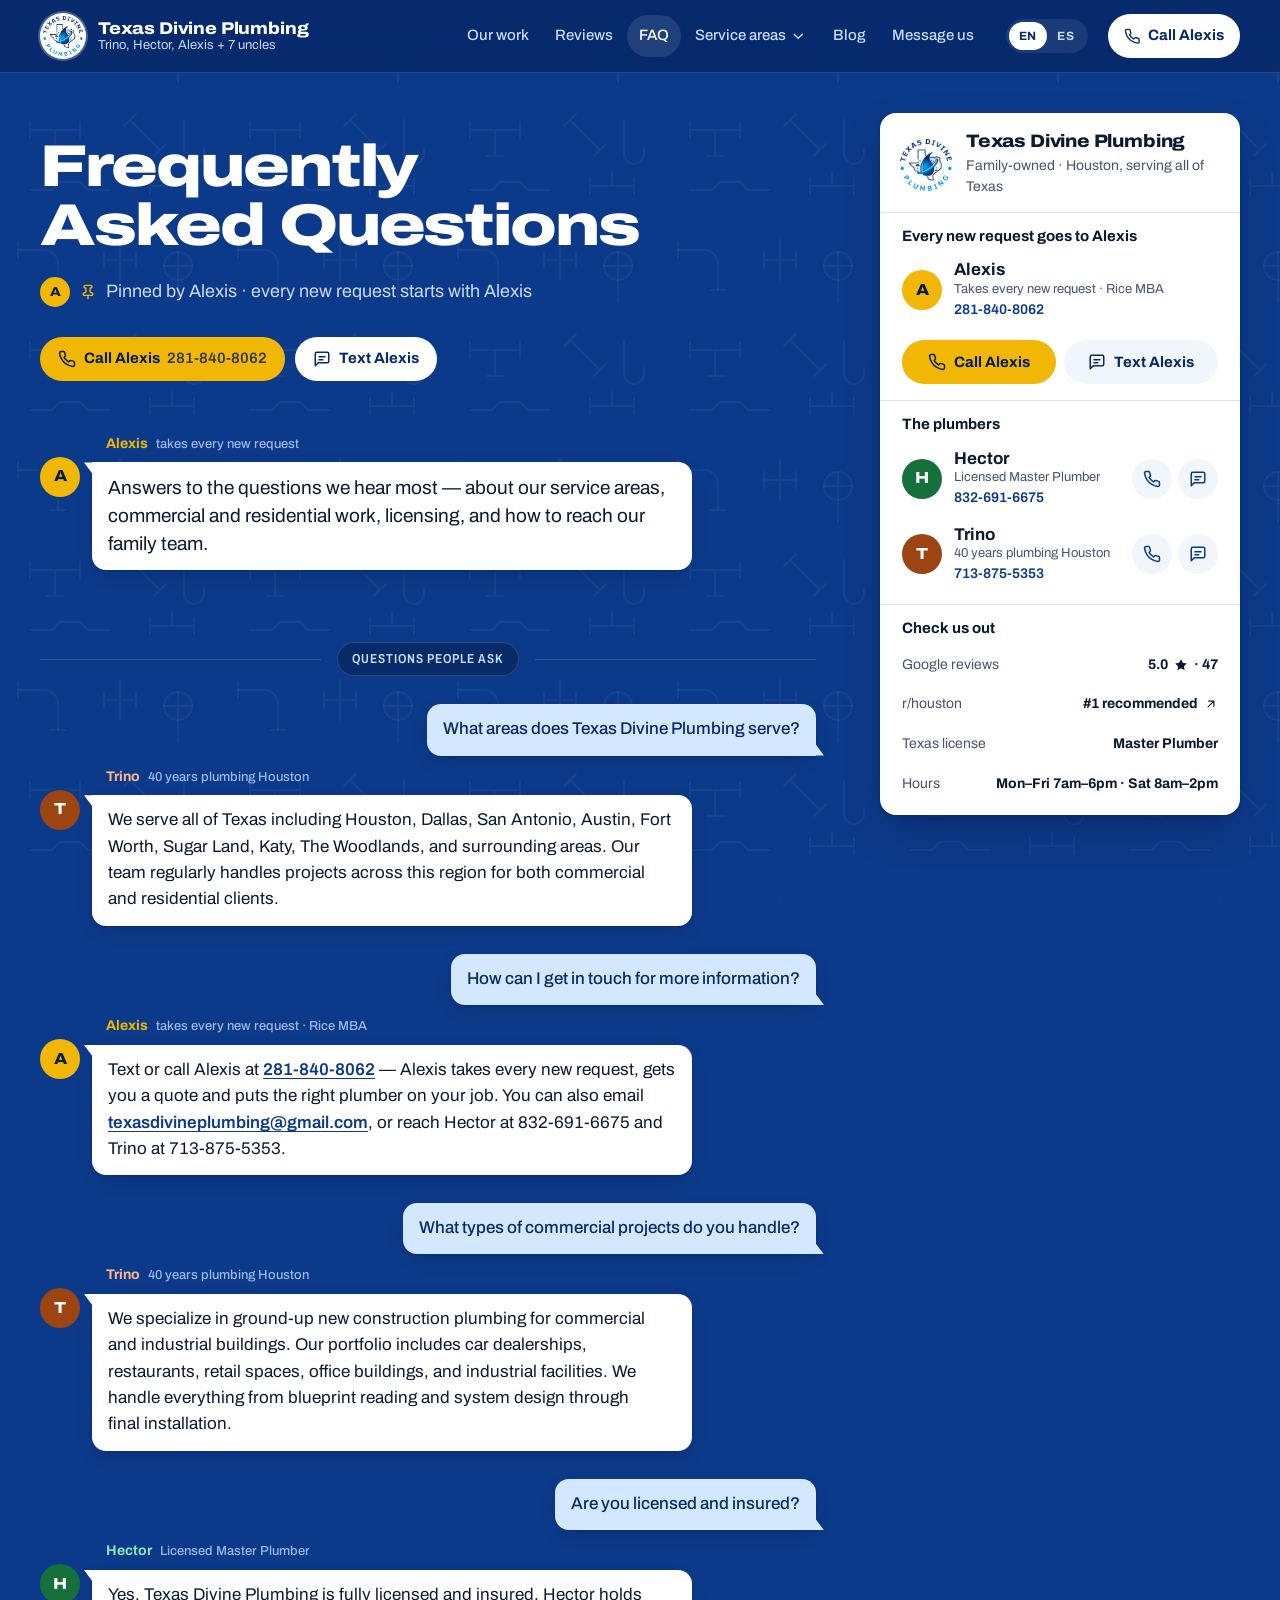
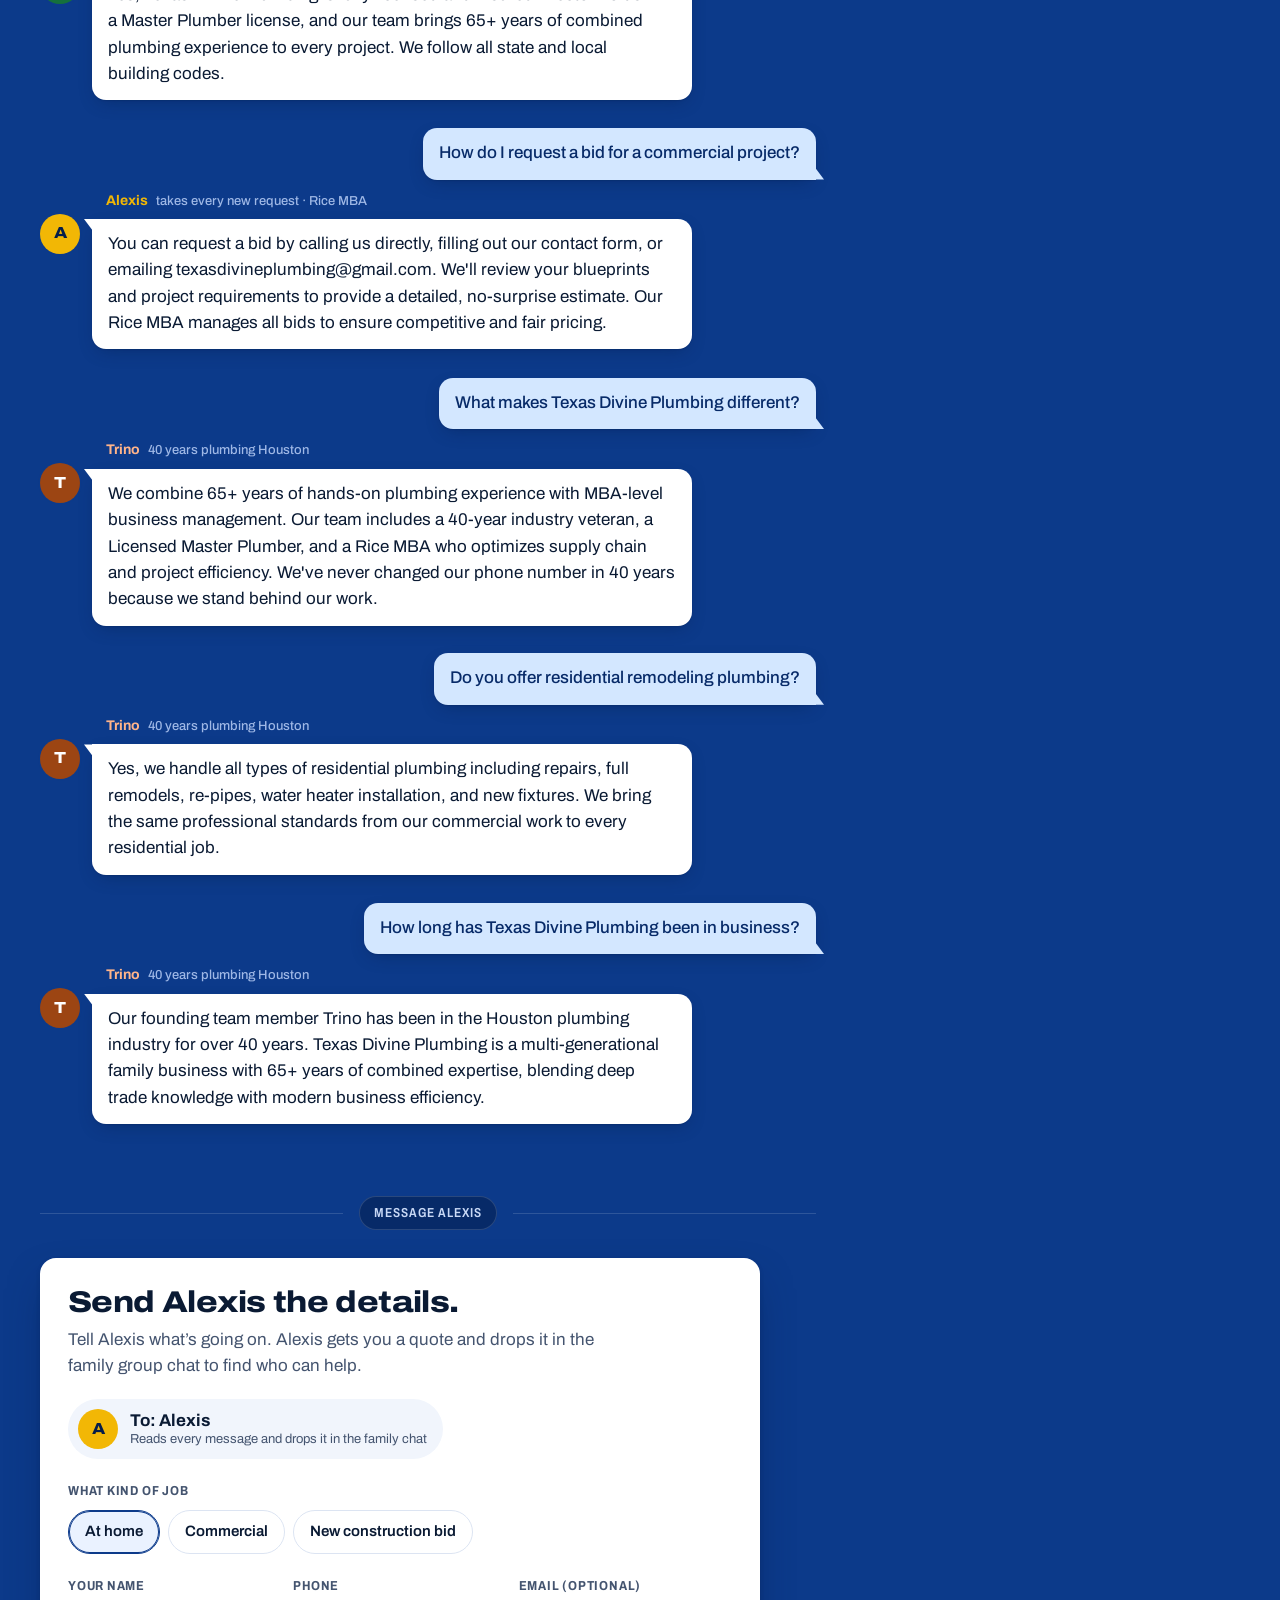
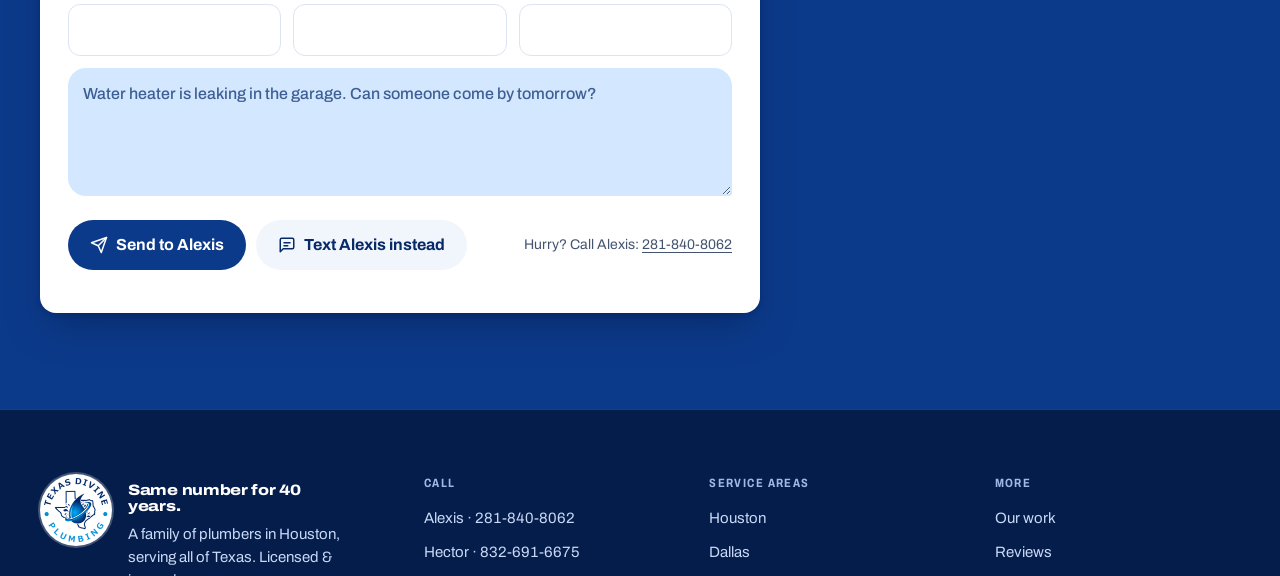
<file: faq.html>
<!DOCTYPE html>
<html lang="en">
<head>
    <meta charset="UTF-8">
    <meta name="viewport" content="width=device-width, initial-scale=1.0">
    <title>FAQ | Texas Divine Plumbing</title>
    <meta name="description" content="Answers to common questions about Texas Divine Plumbing — service areas, commercial and residential plumbing, licensing, bids, and how to reach our family team.">

    <link rel="canonical" href="https://texasdivineplumbing.com/faq.html">

    <meta property="og:title" content="FAQ | Texas Divine Plumbing">
    <meta property="og:description" content="Common questions about our commercial and residential plumbing services, answered by our family team.">
    <meta property="og:image" content="https://texasdivineplumbing.com/images/og-image.jpg">
    <meta property="og:url" content="https://texasdivineplumbing.com/faq.html">
    <meta property="og:type" content="website">
    <meta property="og:site_name" content="Texas Divine Plumbing">

    <link rel="icon" type="image/png" href="images/web/logo-256.png">
    <link rel="apple-touch-icon" href="images/web/logo-256.png">

    <script async src="https://www.googletagmanager.com/gtag/js?id=G-XXXXXXXXXX"></script>
    <script>
      window.dataLayer = window.dataLayer || [];
      function gtag(){dataLayer.push(arguments);}
      gtag('js', new Date());
      gtag('config', 'G-XXXXXXXXXX');
    </script>
    <link rel="preconnect" href="https://fonts.googleapis.com">
    <link rel="preconnect" href="https://fonts.gstatic.com" crossorigin>
    <link href="https://fonts.googleapis.com/css2?family=Archivo:wdth,wght@62..125,100..900&display=swap" rel="stylesheet">
    <meta name="theme-color" content="#072a68">

    <link rel="stylesheet" href="css/styles.css">

    <!-- JSON-LD: FAQPage -->
    <script type="application/ld+json">
    {
        "@context": "https://schema.org",
        "@type": "FAQPage",
        "mainEntity": [
            {"@type": "Question", "name": "What areas does Texas Divine Plumbing serve?", "acceptedAnswer": {"@type": "Answer", "text": "We serve all of Texas including Houston, Dallas, San Antonio, Austin, Fort Worth, Sugar Land, Katy, The Woodlands, and surrounding areas. Our team regularly handles projects across this region for both commercial and residential clients."}},
            {"@type": "Question", "name": "How can I get in touch for more information?", "acceptedAnswer": {"@type": "Answer", "text": "Text or call Alexis Morales at 281-840-8062. Alexis takes every new request, gets you a quote and puts the right plumber on your job. You can also email texasdivineplumbing@gmail.com, or reach Hector at 832-691-6675 and Trino at 713-875-5353."}},
            {"@type": "Question", "name": "What types of commercial projects do you handle?", "acceptedAnswer": {"@type": "Answer", "text": "We specialize in ground-up new construction plumbing for commercial and industrial buildings. Our portfolio includes car dealerships, restaurants, retail spaces, office buildings, and industrial facilities. We handle everything from blueprint reading and system design through final installation."}},
            {"@type": "Question", "name": "Are you licensed and insured?", "acceptedAnswer": {"@type": "Answer", "text": "Yes, Texas Divine Plumbing is fully licensed and insured. Hector holds a Master Plumber license, and our team brings 65+ years of combined plumbing experience to every project. We follow all state and local building codes."}},
            {"@type": "Question", "name": "How do I request a bid for a commercial project?", "acceptedAnswer": {"@type": "Answer", "text": "You can request a bid by calling us directly, filling out our contact form, or emailing texasdivineplumbing@gmail.com. We'll review your blueprints and project requirements to provide a detailed, no-surprise estimate. Our Rice MBA manages all bids to ensure competitive and fair pricing."}},
            {"@type": "Question", "name": "What makes Texas Divine Plumbing different?", "acceptedAnswer": {"@type": "Answer", "text": "We combine 65+ years of hands-on plumbing experience with MBA-level business management. Our team includes a 40-year industry veteran, a Licensed Master Plumber, and a Rice MBA who optimizes supply chain and project efficiency. We've never changed our phone number in 40 years because we stand behind our work."}},
            {"@type": "Question", "name": "Do you offer residential remodeling plumbing?", "acceptedAnswer": {"@type": "Answer", "text": "Yes, we handle all types of residential plumbing including repairs, full remodels, re-pipes, water heater installation, and new fixtures. We bring the same professional standards from our commercial work to every residential job."}},
            {"@type": "Question", "name": "How long has Texas Divine Plumbing been in business?", "acceptedAnswer": {"@type": "Answer", "text": "Our founding team member Trino has been in the Houston plumbing industry for over 40 years. Texas Divine Plumbing is a multi-generational family business with 65+ years of combined expertise, blending deep trade knowledge with modern business efficiency."}}
        ]
    }
    </script>
</head>
<body>
    <a href="#main-content" class="skip-link">Skip to content</a>
    <svg width="0" height="0" style="position:absolute" aria-hidden="true" focusable="false">
        <symbol id="i-phone" viewBox="0 0 24 24"><path d="M22 16.92v3a2 2 0 0 1-2.18 2 19.79 19.79 0 0 1-8.63-3.07 19.5 19.5 0 0 1-6-6 19.79 19.79 0 0 1-3.07-8.67A2 2 0 0 1 4.11 2h3a2 2 0 0 1 2 1.72c.13.96.36 1.9.7 2.81a2 2 0 0 1-.45 2.11L8.09 9.91a16 16 0 0 0 6 6l1.27-1.27a2 2 0 0 1 2.11-.45c.91.34 1.85.57 2.81.7A2 2 0 0 1 22 16.92z"/></symbol>
        <symbol id="i-text" viewBox="0 0 24 24"><path d="M21 15a2 2 0 0 1-2 2H7l-4 4V5a2 2 0 0 1 2-2h14a2 2 0 0 1 2 2z"/><path d="M8 9h8M8 13h5"/></symbol>
        <symbol id="i-pin" viewBox="0 0 24 24"><path d="M12 17v5"/><path d="M9 10.76a2 2 0 0 1-1.11 1.79l-1.78.9A2 2 0 0 0 5 15.24V16a1 1 0 0 0 1 1h12a1 1 0 0 0 1-1v-.76a2 2 0 0 0-1.11-1.79l-1.78-.9A2 2 0 0 1 15 10.76V7a1 1 0 0 1 1-1 2 2 0 0 0 0-4H8a2 2 0 0 0 0 4 1 1 0 0 1 1 1z"/></symbol>
        <symbol id="i-star" viewBox="0 0 24 24"><path fill="currentColor" stroke="none" d="M12 2l3.09 6.26L22 9.27l-5 4.87 1.18 6.88L12 17.77l-6.18 3.25L7 14.14 2 9.27l6.91-1.01z"/></symbol>
        <symbol id="i-check" viewBox="0 0 24 24"><path d="M20 6L9 17l-5-5"/></symbol>
        <symbol id="i-out" viewBox="0 0 24 24"><path d="M7 17L17 7M8 7h9v9"/></symbol>
        <symbol id="i-down" viewBox="0 0 24 24"><path d="M6 9l6 6 6-6"/></symbol>
        <symbol id="i-menu" viewBox="0 0 24 24"><path d="M4 7h16M4 12h16M4 17h16"/></symbol>
        <symbol id="i-close" viewBox="0 0 24 24"><path d="M18 6L6 18M6 6l12 12"/></symbol>
        <symbol id="i-forward" viewBox="0 0 24 24"><path d="M15 17l5-5-5-5"/><path d="M4 18v-2a4 4 0 0 1 4-4h12"/></symbol>
        <symbol id="i-send" viewBox="0 0 24 24"><path d="M22 2L11 13"/><path d="M22 2l-7 20-4-9-9-4z"/></symbol>
        <symbol id="i-mail" viewBox="0 0 24 24"><rect x="2" y="4" width="20" height="16" rx="2"/><path d="M22 7l-10 6L2 7"/></symbol>
        <symbol id="i-shield" viewBox="0 0 24 24"><path d="M12 22s8-4 8-10V5l-8-3-8 3v7c0 6 8 10 8 10z"/><path d="M9 12l2 2 4-4"/></symbol>
        <symbol id="i-arrow" viewBox="0 0 24 24"><path d="M5 12h14M13 6l6 6-6 6"/></symbol>
        <symbol id="i-reddit" viewBox="0 0 24 24"><path fill="currentColor" stroke="none" d="M12 0C5.373 0 0 5.373 0 12c0 3.313 1.344 6.312 3.516 8.484L1.5 24l3.797-1.969A11.94 11.94 0 0 0 12 24c6.627 0 12-5.373 12-12S18.627 0 12 0zm5.6 12.29a1.4 1.4 0 0 1 .01.24c0 2.45-2.85 4.43-6.37 4.43s-6.37-1.98-6.37-4.43c0-.08.003-.16.01-.24a1.56 1.56 0 1 1 1.72-2.53 7.7 7.7 0 0 1 4.2-1.33l.8-3.76 2.61.56a1.12 1.12 0 1 1-.13.61l-2.33-.5-.71 3.35a7.7 7.7 0 0 1 4.14 1.33 1.56 1.56 0 1 1 1.72 2.54zM8.9 13.4a1.12 1.12 0 1 0 0-2.24 1.12 1.12 0 0 0 0 2.24zm6.2 0a1.12 1.12 0 1 0 0-2.24 1.12 1.12 0 0 0 0 2.24zm-.42 1.9a.4.4 0 0 1 .56.56 3.9 3.9 0 0 1-2.74 1 3.9 3.9 0 0 1-2.74-1 .4.4 0 0 1 .56-.56c.6.53 1.4.79 2.18.79.78 0 1.58-.26 2.18-.79z"/></symbol>
        <symbol id="i-google" viewBox="0 0 24 24"><path fill="currentColor" stroke="none" d="M12.48 10.92v3.28h7.84c-.24 1.84-.85 3.19-1.79 4.13-1.15 1.15-2.93 2.4-6.05 2.4-4.83 0-8.6-3.89-8.6-8.72s3.77-8.72 8.6-8.72c2.6 0 4.51 1.03 5.91 2.35l2.31-2.31C18.75 1.44 16.13 0 12.48 0 5.87 0 .31 5.39.31 12s5.56 12 12.17 12c3.57 0 6.27-1.17 8.37-3.36 2.16-2.16 2.84-5.21 2.84-7.67 0-.76-.05-1.47-.17-2.05H12.48z"/></symbol>
    </svg>
    <header class="topbar">
        <div class="topbar__inner">
            <a class="brand" href="index.html" aria-label="Texas Divine Plumbing, home">
                <span class="brand__mark"><img src="images/web/logo-256.png" alt="" width="40" height="40"></span>
                <span class="brand__text">
                    <span class="brand__name">Texas Divine Plumbing</span>
                    <span class="brand__meta" data-i18n="meta">Trino, Hector, Alexis + 7 uncles</span>
                </span>
            </a>
            <nav class="nav" id="site-nav" aria-label="Main">
                <ul class="nav__list">
                    <li><a class="nav__link" href="index.html#work" data-i18n="nav.work">Our work</a></li>
                    <li><a class="nav__link" href="index.html#reviews" data-i18n="nav.reviews">Reviews</a></li>
                    <li><a class="nav__link" href="faq.html" aria-current="page">FAQ</a></li>
                    <li class="nav__item--has-sub">
                        <button class="nav__link" type="button" aria-expanded="false" data-sub-toggle><span data-i18n="nav.areas">Service areas</span> <svg class="icon" aria-hidden="true"><use href="#i-down"/></svg></button>
                        <ul class="nav__sub">
                            <li><a href="houston-plumbing.html">Houston</a></li>
                            <li><a href="dallas-plumbing.html">Dallas</a></li>
                            <li><a href="san-antonio-plumbing.html">San Antonio</a></li>
                            <li><a href="austin-plumbing.html">Austin</a></li>
                        </ul>
                    </li>
                    <li><a class="nav__link" href="blog.html">Blog</a></li>
                    <li><a class="nav__link" href="index.html#message" data-i18n="nav.message">Message us</a></li>
                    <li class="nav__lang">
                        <div class="lang" role="group" aria-label="Language">
                            <button type="button" data-lang="en" class="active" aria-pressed="true">English</button>
                            <button type="button" data-lang="es" aria-pressed="false">Español</button>
                        </div>
                        <a class="chip chip--alexis chip--xl nav__call" href="tel:+12818408062"><svg class="icon" aria-hidden="true"><use href="#i-phone"/></svg><span data-i18n="cta.call">Call Alexis</span> <span class="chip__num">281-840-8062</span></a>
                    </li>
                </ul>
            </nav>
            <div class="lang" role="group" aria-label="Language">
                <button type="button" data-lang="en" class="active" aria-pressed="true">EN</button>
                <button type="button" data-lang="es" aria-pressed="false">ES</button>
            </div>
            <a class="topbar__call" href="tel:+12818408062"><svg class="icon" aria-hidden="true"><use href="#i-phone"/></svg><span data-i18n="call">Call Alexis</span><span class="topbar__call-num">&nbsp;· 281-840-8062</span></a>
            <button class="menu-toggle" type="button" aria-expanded="false" aria-controls="site-nav" aria-label="Open menu"><svg class="icon" aria-hidden="true"><use href="#i-menu"/></svg></button>
        </div>
    </header>

    <main id="main-content" class="layout">
        <section class="pin" aria-labelledby="pin-title">
            <div class="pinned">
                <h1 class="pin__title pin__title--long" id="pin-title">Frequently Asked Questions</h1>
                <p class="pinned__by"><span class="avatar avatar--alexis" aria-hidden="true">A</span><svg class="icon" aria-hidden="true"><use href="#i-pin"/></svg><span data-i18n="pin.byShort">Pinned by Alexis &middot; every new request starts with Alexis</span></p>
            </div>
            <div class="pin__cta">
                <a class="chip chip--alexis chip--xl" href="tel:+12818408062"><svg class="icon" aria-hidden="true"><use href="#i-phone"/></svg><span><span data-i18n="cta.call">Call Alexis</span> <span class="chip__num">281-840-8062</span></span></a>
                <a class="chip chip--light chip--xl" href="sms:+12818408062?&amp;body=Hello%2C%20Thanks%20for%20reaching%20out%21%20To%20provide%20a%20quote%20please%20answer%20the%20following%3A%0A%0AAddress%3F%0A%0AWhat%E2%80%99s%20the%20situation%3F%0A%0AHow%20soon%20do%20you%20want%20it%20fixed%3F%0A%0AAny%20pictures%3F%0A%0AThank%20you%21"><svg class="icon" aria-hidden="true"><use href="#i-text"/></svg><span data-i18n="cta.text">Text Alexis</span></a>
            </div>
        </section>

        <div class="thread">
                        <div class="group group--alexis">
                <span class="group__avatar avatar avatar--alexis" aria-hidden="true">A</span>
                <div class="group__body">
                    <p class="group__name">Alexis <span>takes every new request</span></p>
                    <div class="typing" aria-hidden="true"><i></i><i></i><i></i></div>
                    <p class="bubble bubble--big">Answers to the questions we hear most — about our service areas, commercial and residential work, licensing, and how to reach our family team.</p>
                </div>
            </div>
            <h2 class="day" id="questions"><span class="day__label">Questions people ask</span></h2>
            <div class="qa">
            <div class="group group--me">
                <div class="group__body">
                    <p class="sr-only">You asked:</p>
                    <p class="bubble">What areas does Texas Divine Plumbing serve?</p>
                </div>
            </div>
            <div class="group group--trino">
                <span class="group__avatar avatar avatar--trino" aria-hidden="true">T</span>
                <div class="group__body">
                    <p class="group__name">Trino <span>40 years plumbing Houston</span></p>
                    <div class="typing" aria-hidden="true"><i></i><i></i><i></i></div>
                    <p class="bubble">We serve all of Texas including Houston, Dallas, San Antonio, Austin, Fort Worth, Sugar Land, Katy, The Woodlands, and surrounding areas. Our team regularly handles projects across this region for both commercial and residential clients.</p>
                </div>
            </div>
            </div>
            <div class="qa">
            <div class="group group--me">
                <div class="group__body">
                    <p class="sr-only">You asked:</p>
                    <p class="bubble">How can I get in touch for more information?</p>
                </div>
            </div>
            <div class="group group--alexis">
                <span class="group__avatar avatar avatar--alexis" aria-hidden="true">A</span>
                <div class="group__body">
                    <p class="group__name">Alexis <span>takes every new request · Rice MBA</span></p>
                    <div class="typing" aria-hidden="true"><i></i><i></i><i></i></div>
                    <p class="bubble">Text or call Alexis at <a href="tel:+12818408062">281-840-8062</a> &mdash; Alexis takes every new request, gets you a quote and puts the right plumber on your job. You can also email <a href="mailto:texasdivineplumbing@gmail.com">texasdivineplumbing@gmail.com</a>, or reach Hector at 832-691-6675 and Trino at 713-875-5353.</p>
                </div>
            </div>
            </div>
            <div class="qa">
            <div class="group group--me">
                <div class="group__body">
                    <p class="sr-only">You asked:</p>
                    <p class="bubble">What types of commercial projects do you handle?</p>
                </div>
            </div>
            <div class="group group--trino">
                <span class="group__avatar avatar avatar--trino" aria-hidden="true">T</span>
                <div class="group__body">
                    <p class="group__name">Trino <span>40 years plumbing Houston</span></p>
                    <div class="typing" aria-hidden="true"><i></i><i></i><i></i></div>
                    <p class="bubble">We specialize in ground-up new construction plumbing for commercial and industrial buildings. Our portfolio includes car dealerships, restaurants, retail spaces, office buildings, and industrial facilities. We handle everything from blueprint reading and system design through final installation.</p>
                </div>
            </div>
            </div>
            <div class="qa">
            <div class="group group--me">
                <div class="group__body">
                    <p class="sr-only">You asked:</p>
                    <p class="bubble">Are you licensed and insured?</p>
                </div>
            </div>
            <div class="group group--hector">
                <span class="group__avatar avatar avatar--hector" aria-hidden="true">H</span>
                <div class="group__body">
                    <p class="group__name">Hector <span>Licensed Master Plumber</span></p>
                    <div class="typing" aria-hidden="true"><i></i><i></i><i></i></div>
                    <p class="bubble">Yes, Texas Divine Plumbing is fully licensed and insured. Hector holds a Master Plumber license, and our team brings 65+ years of combined plumbing experience to every project. We follow all state and local building codes.</p>
                </div>
            </div>
            </div>
            <div class="qa">
            <div class="group group--me">
                <div class="group__body">
                    <p class="sr-only">You asked:</p>
                    <p class="bubble">How do I request a bid for a commercial project?</p>
                </div>
            </div>
            <div class="group group--alexis">
                <span class="group__avatar avatar avatar--alexis" aria-hidden="true">A</span>
                <div class="group__body">
                    <p class="group__name">Alexis <span>takes every new request · Rice MBA</span></p>
                    <div class="typing" aria-hidden="true"><i></i><i></i><i></i></div>
                    <p class="bubble">You can request a bid by calling us directly, filling out our contact form, or emailing texasdivineplumbing@gmail.com. We'll review your blueprints and project requirements to provide a detailed, no-surprise estimate. Our Rice MBA manages all bids to ensure competitive and fair pricing.</p>
                </div>
            </div>
            </div>
            <div class="qa">
            <div class="group group--me">
                <div class="group__body">
                    <p class="sr-only">You asked:</p>
                    <p class="bubble">What makes Texas Divine Plumbing different?</p>
                </div>
            </div>
            <div class="group group--trino">
                <span class="group__avatar avatar avatar--trino" aria-hidden="true">T</span>
                <div class="group__body">
                    <p class="group__name">Trino <span>40 years plumbing Houston</span></p>
                    <div class="typing" aria-hidden="true"><i></i><i></i><i></i></div>
                    <p class="bubble">We combine 65+ years of hands-on plumbing experience with MBA-level business management. Our team includes a 40-year industry veteran, a Licensed Master Plumber, and a Rice MBA who optimizes supply chain and project efficiency. We've never changed our phone number in 40 years because we stand behind our work.</p>
                </div>
            </div>
            </div>
            <div class="qa">
            <div class="group group--me">
                <div class="group__body">
                    <p class="sr-only">You asked:</p>
                    <p class="bubble">Do you offer residential remodeling plumbing?</p>
                </div>
            </div>
            <div class="group group--trino">
                <span class="group__avatar avatar avatar--trino" aria-hidden="true">T</span>
                <div class="group__body">
                    <p class="group__name">Trino <span>40 years plumbing Houston</span></p>
                    <div class="typing" aria-hidden="true"><i></i><i></i><i></i></div>
                    <p class="bubble">Yes, we handle all types of residential plumbing including repairs, full remodels, re-pipes, water heater installation, and new fixtures. We bring the same professional standards from our commercial work to every residential job.</p>
                </div>
            </div>
            </div>
            <div class="qa">
            <div class="group group--me">
                <div class="group__body">
                    <p class="sr-only">You asked:</p>
                    <p class="bubble">How long has Texas Divine Plumbing been in business?</p>
                </div>
            </div>
            <div class="group group--trino">
                <span class="group__avatar avatar avatar--trino" aria-hidden="true">T</span>
                <div class="group__body">
                    <p class="group__name">Trino <span>40 years plumbing Houston</span></p>
                    <div class="typing" aria-hidden="true"><i></i><i></i><i></i></div>
                    <p class="bubble">Our founding team member Trino has been in the Houston plumbing industry for over 40 years. Texas Divine Plumbing is a multi-generational family business with 65+ years of combined expertise, blending deep trade knowledge with modern business efficiency.</p>
                </div>
            </div>
            </div>
            <h2 class="day" id="message"><span class="day__label">Message Alexis</span></h2>

            <form class="composer" id="message-form" name="contact" method="POST" data-netlify="true" netlify-honeypot="bot-field" action="/?sent=1#message" novalidate>
                    <input type="hidden" name="form-name" value="contact">
                    <p hidden><label>Don&rsquo;t fill this out: <input name="bot-field"></label></p>
                    <h3 class="composer__title" data-i18n="composer.title">Send Alexis the details.</h3>
                    <p class="composer__intro" data-i18n="composer.intro">Tell Alexis what&rsquo;s going on. Alexis gets you a quote and drops it in the family group chat to find who can help.</p>

                    <input type="hidden" name="to" value="alexis">
                    <div class="composer__to"><span class="avatar avatar--alexis" aria-hidden="true">A</span><span><b data-i18n="composer.toAlexis">To: Alexis</b><small data-i18n="composer.toNote">Reads every message and drops it in the family chat</small></span></div>

                    <fieldset>
                        <legend class="field-label" data-i18n="composer.kind">What kind of job</legend>
                        <div class="pick pick--plain">
                            <label><input type="radio" name="service" value="residential" checked><span data-i18n="composer.home">At home</span></label>
                            <label><input type="radio" name="service" value="commercial"><span data-i18n="composer.commercial">Commercial</span></label>
                            <label><input type="radio" name="service" value="new-construction"><span data-i18n="composer.newBuild">New construction bid</span></label>
                        </div>
                    </fieldset>

                    <div class="composer__grid">
                        <div class="field">
                            <label class="field-label" for="f-name" data-i18n="composer.name">Your name</label>
                            <input id="f-name" name="name" type="text" autocomplete="name" required>
                        </div>
                        <div class="field">
                            <label class="field-label" for="f-phone" data-i18n="composer.phone">Phone</label>
                            <input id="f-phone" name="phone" type="tel" autocomplete="tel" inputmode="tel" required>
                        </div>
                        <div class="field">
                            <label class="field-label" for="f-email" data-i18n="composer.email">Email (optional)</label>
                            <input id="f-email" name="email" type="email" autocomplete="email">
                        </div>
                    </div>

                    <div class="field composer__message">
                        <label class="sr-only" for="f-message">Message</label>
                        <textarea id="f-message" name="message" rows="4" placeholder="Water heater is leaking in the garage. Can someone come by tomorrow?" data-i18n-ph="composer.ph"></textarea>
                    </div>

                    <div class="composer__actions">
                        <button class="chip" type="submit" data-send><svg class="icon" aria-hidden="true"><use href="#i-send"/></svg><span data-i18n="composer.send">Send to Alexis</span></button>
                        <a class="chip chip--ghost" href="sms:+12818408062?&amp;body=Hello%2C%20Thanks%20for%20reaching%20out%21%20To%20provide%20a%20quote%20please%20answer%20the%20following%3A%0A%0AAddress%3F%0A%0AWhat%E2%80%99s%20the%20situation%3F%0A%0AHow%20soon%20do%20you%20want%20it%20fixed%3F%0A%0AAny%20pictures%3F%0A%0AThank%20you%21" data-text-instead><svg class="icon" aria-hidden="true"><use href="#i-text"/></svg><span data-text-label>Text Alexis instead</span></a>
                        <p class="composer__note"><span data-i18n="composer.note">Hurry? Call Alexis:</span> <a href="tel:+12818408062">281-840-8062</a></p>
                    </div>
                    <p class="composer__status" role="status" aria-live="polite"></p>
                </form>
        </div>

        <aside class="panel" aria-labelledby="panel-title">
            <div class="panel__card">
                <div class="panel__head">
                    <img src="images/web/logo-256.png" alt="Texas Divine Plumbing logo" width="64" height="64" loading="lazy">
                    <div>
                        <h2 class="panel__title" id="panel-title">Texas Divine Plumbing</h2>
                        <p class="panel__sub" data-i18n="panel.sub">Family-owned · Houston, serving all of Texas</p>
                    </div>
                </div>
                <div class="panel__section">
                    <p class="panel__h" data-i18n="panel.start">Every new request goes to Alexis</p>
                    <div class="member member--alexis">
                            <span class="avatar avatar--alexis" aria-hidden="true">A</span>
                            <div>
                                <div class="member__name">Alexis</div>
                                <div class="member__role">Takes every new request · Rice MBA</div>
                                <a class="member__num" href="tel:+12818408062">281-840-8062</a>
                            </div>
                            <div class="member__actions">
                                <a class="icon-btn" href="tel:+12818408062" aria-label="Call Alexis"><svg class="icon" aria-hidden="true"><use href="#i-phone"/></svg></a>
                                <a class="icon-btn" href="sms:+12818408062?&amp;body=Hello%2C%20Thanks%20for%20reaching%20out%21%20To%20provide%20a%20quote%20please%20answer%20the%20following%3A%0A%0AAddress%3F%0A%0AWhat%E2%80%99s%20the%20situation%3F%0A%0AHow%20soon%20do%20you%20want%20it%20fixed%3F%0A%0AAny%20pictures%3F%0A%0AThank%20you%21" aria-label="Text Alexis"><svg class="icon" aria-hidden="true"><use href="#i-text"/></svg></a>
                            </div>
                        </div>
                    <div class="panel__chips">
                        <a class="chip chip--alexis" href="tel:+12818408062"><svg class="icon" aria-hidden="true"><use href="#i-phone"/></svg><span data-i18n="cta.call">Call Alexis</span></a>
                        <a class="chip chip--ghost" href="sms:+12818408062?&amp;body=Hello%2C%20Thanks%20for%20reaching%20out%21%20To%20provide%20a%20quote%20please%20answer%20the%20following%3A%0A%0AAddress%3F%0A%0AWhat%E2%80%99s%20the%20situation%3F%0A%0AHow%20soon%20do%20you%20want%20it%20fixed%3F%0A%0AAny%20pictures%3F%0A%0AThank%20you%21"><svg class="icon" aria-hidden="true"><use href="#i-text"/></svg><span data-i18n="cta.text">Text Alexis</span></a>
                    </div>
                </div>
                <div class="panel__section">
                    <p class="panel__h" data-i18n="panel.members">The plumbers</p>
                    <div class="member member--hector">
                            <span class="avatar avatar--hector" aria-hidden="true">H</span>
                            <div>
                                <div class="member__name">Hector</div>
                                <div class="member__role">Licensed Master Plumber</div>
                                <a class="member__num" href="tel:+18326916675">832-691-6675</a>
                            </div>
                            <div class="member__actions">
                                <a class="icon-btn" href="tel:+18326916675" aria-label="Call Hector"><svg class="icon" aria-hidden="true"><use href="#i-phone"/></svg></a>
                                <a class="icon-btn" href="sms:+18326916675?&amp;body=Hello%2C%20Thanks%20for%20reaching%20out%21%20To%20provide%20a%20quote%20please%20answer%20the%20following%3A%0A%0AAddress%3F%0A%0AWhat%E2%80%99s%20the%20situation%3F%0A%0AHow%20soon%20do%20you%20want%20it%20fixed%3F%0A%0AAny%20pictures%3F%0A%0AThank%20you%21" aria-label="Text Hector"><svg class="icon" aria-hidden="true"><use href="#i-text"/></svg></a>
                            </div>
                        </div>
                    <div class="member member--trino">
                            <span class="avatar avatar--trino" aria-hidden="true">T</span>
                            <div>
                                <div class="member__name">Trino</div>
                                <div class="member__role">40 years plumbing Houston</div>
                                <a class="member__num" href="tel:+17138755353">713-875-5353</a>
                            </div>
                            <div class="member__actions">
                                <a class="icon-btn" href="tel:+17138755353" aria-label="Call Trino"><svg class="icon" aria-hidden="true"><use href="#i-phone"/></svg></a>
                                <a class="icon-btn" href="sms:+17138755353?&amp;body=Hello%2C%20Thanks%20for%20reaching%20out%21%20To%20provide%20a%20quote%20please%20answer%20the%20following%3A%0A%0AAddress%3F%0A%0AWhat%E2%80%99s%20the%20situation%3F%0A%0AHow%20soon%20do%20you%20want%20it%20fixed%3F%0A%0AAny%20pictures%3F%0A%0AThank%20you%21" aria-label="Text Trino"><svg class="icon" aria-hidden="true"><use href="#i-text"/></svg></a>
                            </div>
                        </div>
                </div>
                <div class="panel__section">
                    <p class="panel__h" data-i18n="panel.check">Check us out</p>
                    <div class="facts">
                        <a class="fact" href="index.html#reviews"><span class="fact__k">Google reviews</span><span class="fact__v">5.0 <svg class="icon" aria-hidden="true"><use href="#i-star"/></svg> · 47</span></a>
                        <a class="fact" href="https://www.reddit.com/r/houston/comments/1hpouwl/plumbers_for_houston/m4j86ie/" target="_blank" rel="noopener"><span class="fact__k">r/houston</span><span class="fact__v">#1 recommended <svg class="icon" aria-hidden="true"><use href="#i-out"/></svg></span></a>
                        <div class="fact"><span class="fact__k">Texas license</span><span class="fact__v">Master Plumber</span></div>
                        <div class="fact"><span class="fact__k">Hours</span><span class="fact__v">Mon–Fri 7am–6pm · Sat 8am–2pm</span></div>
                    </div>
                </div>
            </div>
        </aside>
    </main>

    <footer class="footer">
        <div class="footer__inner">
            <div class="footer__top">
                <div class="footer__brand">
                    <span class="brand__mark"><img src="images/web/logo-256.png" alt="" width="72" height="72" loading="lazy"></span>
                    <div>
                        <p class="footer__line" data-i18n="footer.line">Same number for 40 years.</p>
                        <p data-i18n="footer.sub">A family of plumbers in Houston, serving all of Texas. Licensed &amp; insured.</p>
                    </div>
                </div>
                <div>
                    <h3>Call</h3>
                    <ul>
                        <li><a href="tel:+12818408062">Alexis · 281-840-8062</a></li>
                        <li><a href="tel:+18326916675">Hector · 832-691-6675</a></li>
                        <li><a href="tel:+17138755353">Trino · 713-875-5353</a></li>
                        <li><a href="mailto:texasdivineplumbing@gmail.com">texasdivineplumbing@gmail.com</a></li>
                    </ul>
                </div>
                <div>
                    <h3 data-i18n="nav.areas">Service areas</h3>
                    <ul>
                        <li><a href="houston-plumbing.html">Houston</a></li>
                        <li><a href="dallas-plumbing.html">Dallas</a></li>
                        <li><a href="san-antonio-plumbing.html">San Antonio</a></li>
                        <li><a href="austin-plumbing.html">Austin</a></li>
                    </ul>
                </div>
                <div>
                    <h3>More</h3>
                    <ul>
                        <li><a href="index.html#work" data-i18n="nav.work">Our work</a></li>
                        <li><a href="index.html#reviews" data-i18n="nav.reviews">Reviews</a></li>
                        <li><a href="faq.html">FAQ</a></li>
                        <li><a href="blog.html">Blog</a></li>
                    </ul>
                </div>
            </div>
            <div class="footer__bottom">
                <span>&copy; 2026 Texas Divine Plumbing</span>
                <span>Mon–Fri 7am–6pm · Sat 8am–2pm</span>
                <!-- TODO: add the Texas Master Plumber license number (M-XXXXX) here once confirmed -->
                <nav aria-label="Footer">
                    <a href="https://www.reddit.com/r/houston/comments/1hpouwl/plumbers_for_houston/m4j86ie/" target="_blank" rel="noopener">r/houston thread</a>
                    <a href="index.html#message" data-i18n="nav.message">Message us</a>
                </nav>
            </div>
        </div>
    </footer>

    <nav class="dock" aria-label="Call or text Alexis">
        <a class="dock__alexis" href="tel:+12818408062"><svg class="icon" aria-hidden="true"><use href="#i-phone"/></svg><span data-i18n="cta.call">Call Alexis</span></a>
        <a class="dock__textalexis" href="sms:+12818408062?&amp;body=Hello%2C%20Thanks%20for%20reaching%20out%21%20To%20provide%20a%20quote%20please%20answer%20the%20following%3A%0A%0AAddress%3F%0A%0AWhat%E2%80%99s%20the%20situation%3F%0A%0AHow%20soon%20do%20you%20want%20it%20fixed%3F%0A%0AAny%20pictures%3F%0A%0AThank%20you%21"><svg class="icon" aria-hidden="true"><use href="#i-text"/></svg><span data-i18n="cta.text">Text Alexis</span></a>
    </nav>

    <script src="js/main.js"></script>
</body>
</html>
</file>
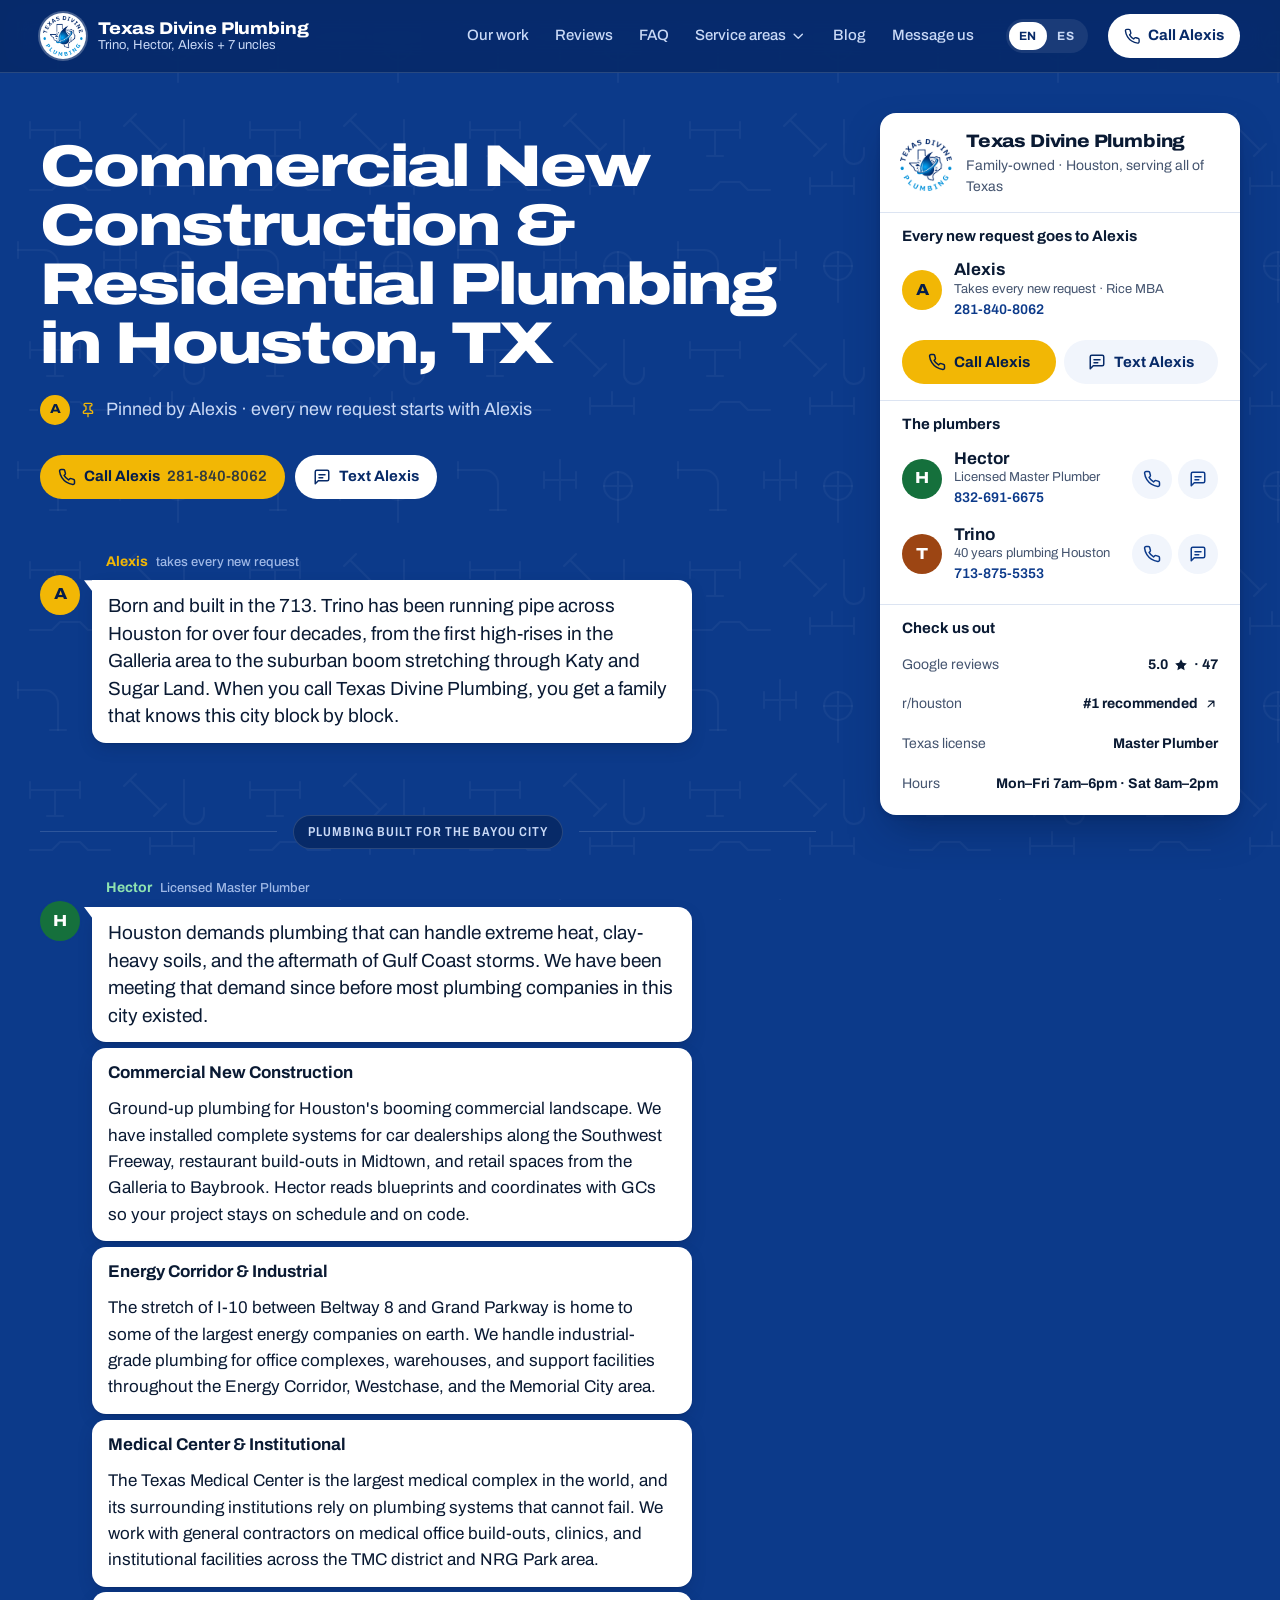
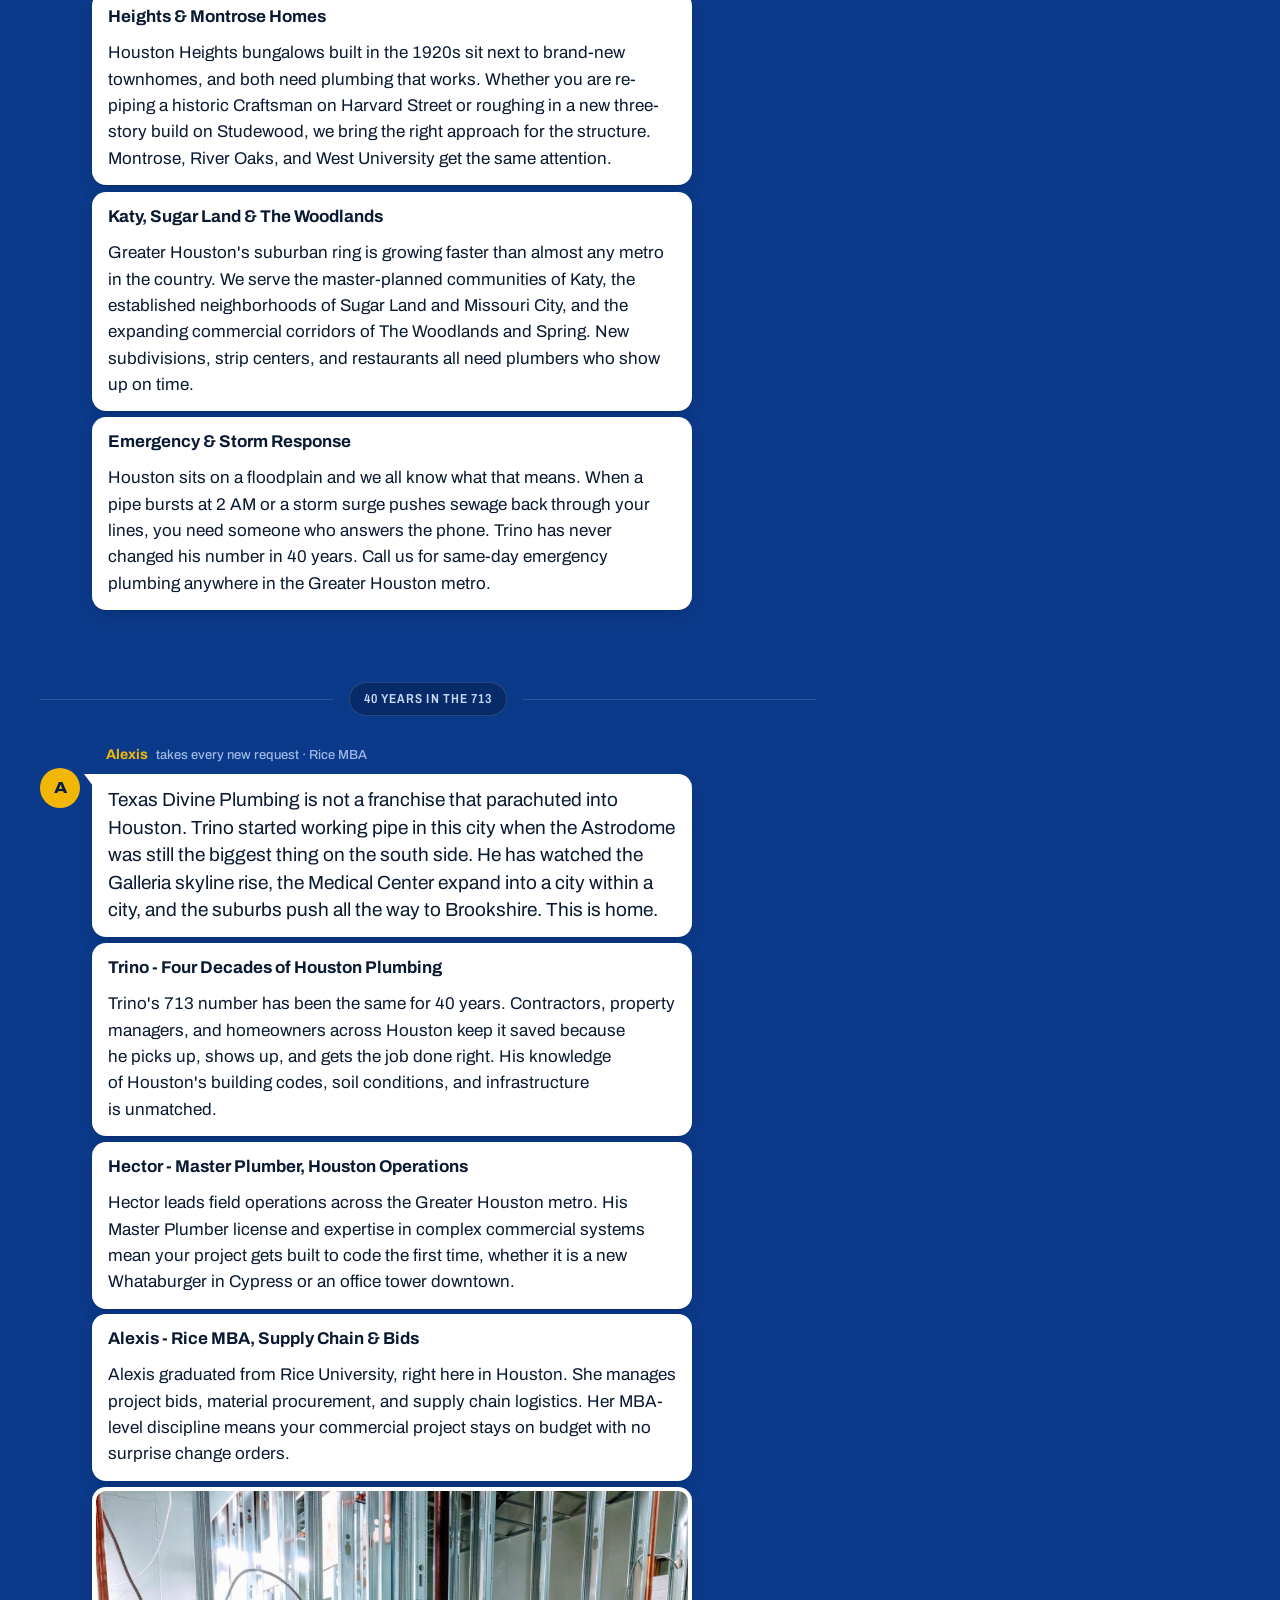
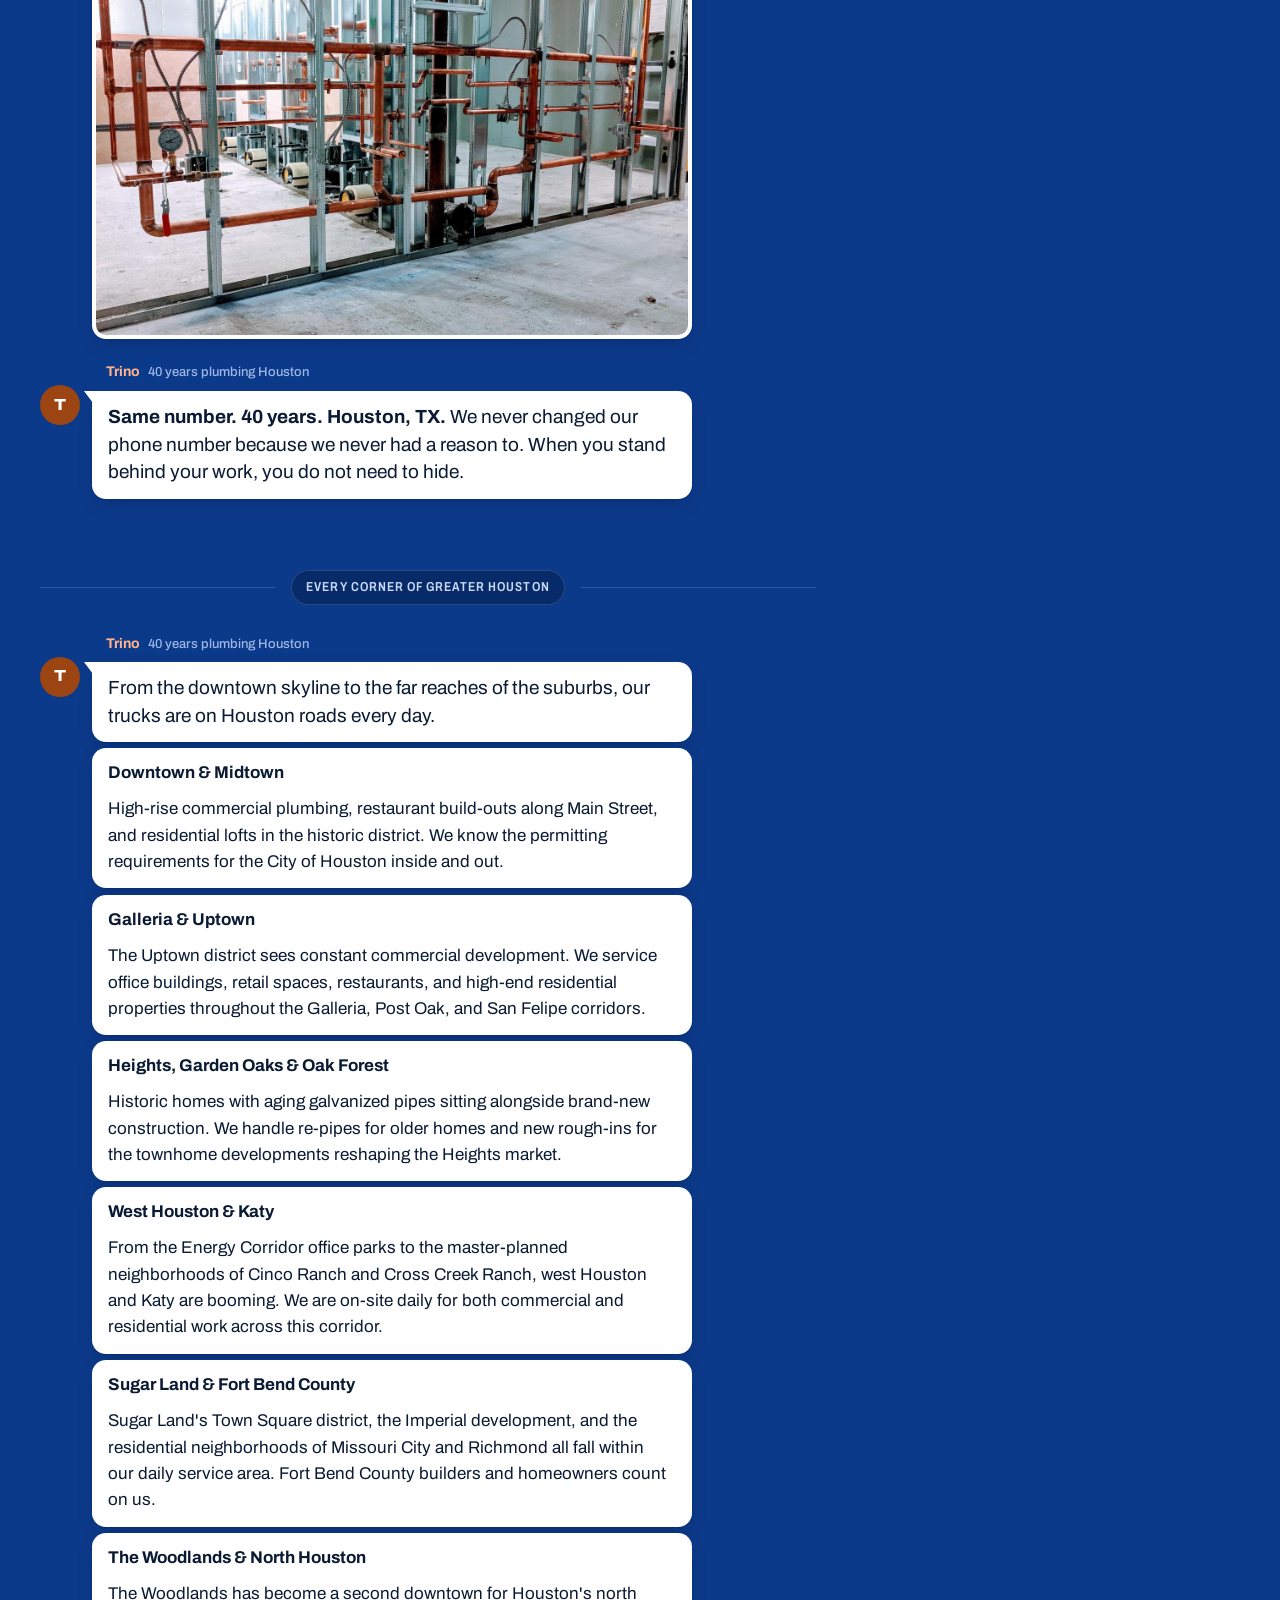
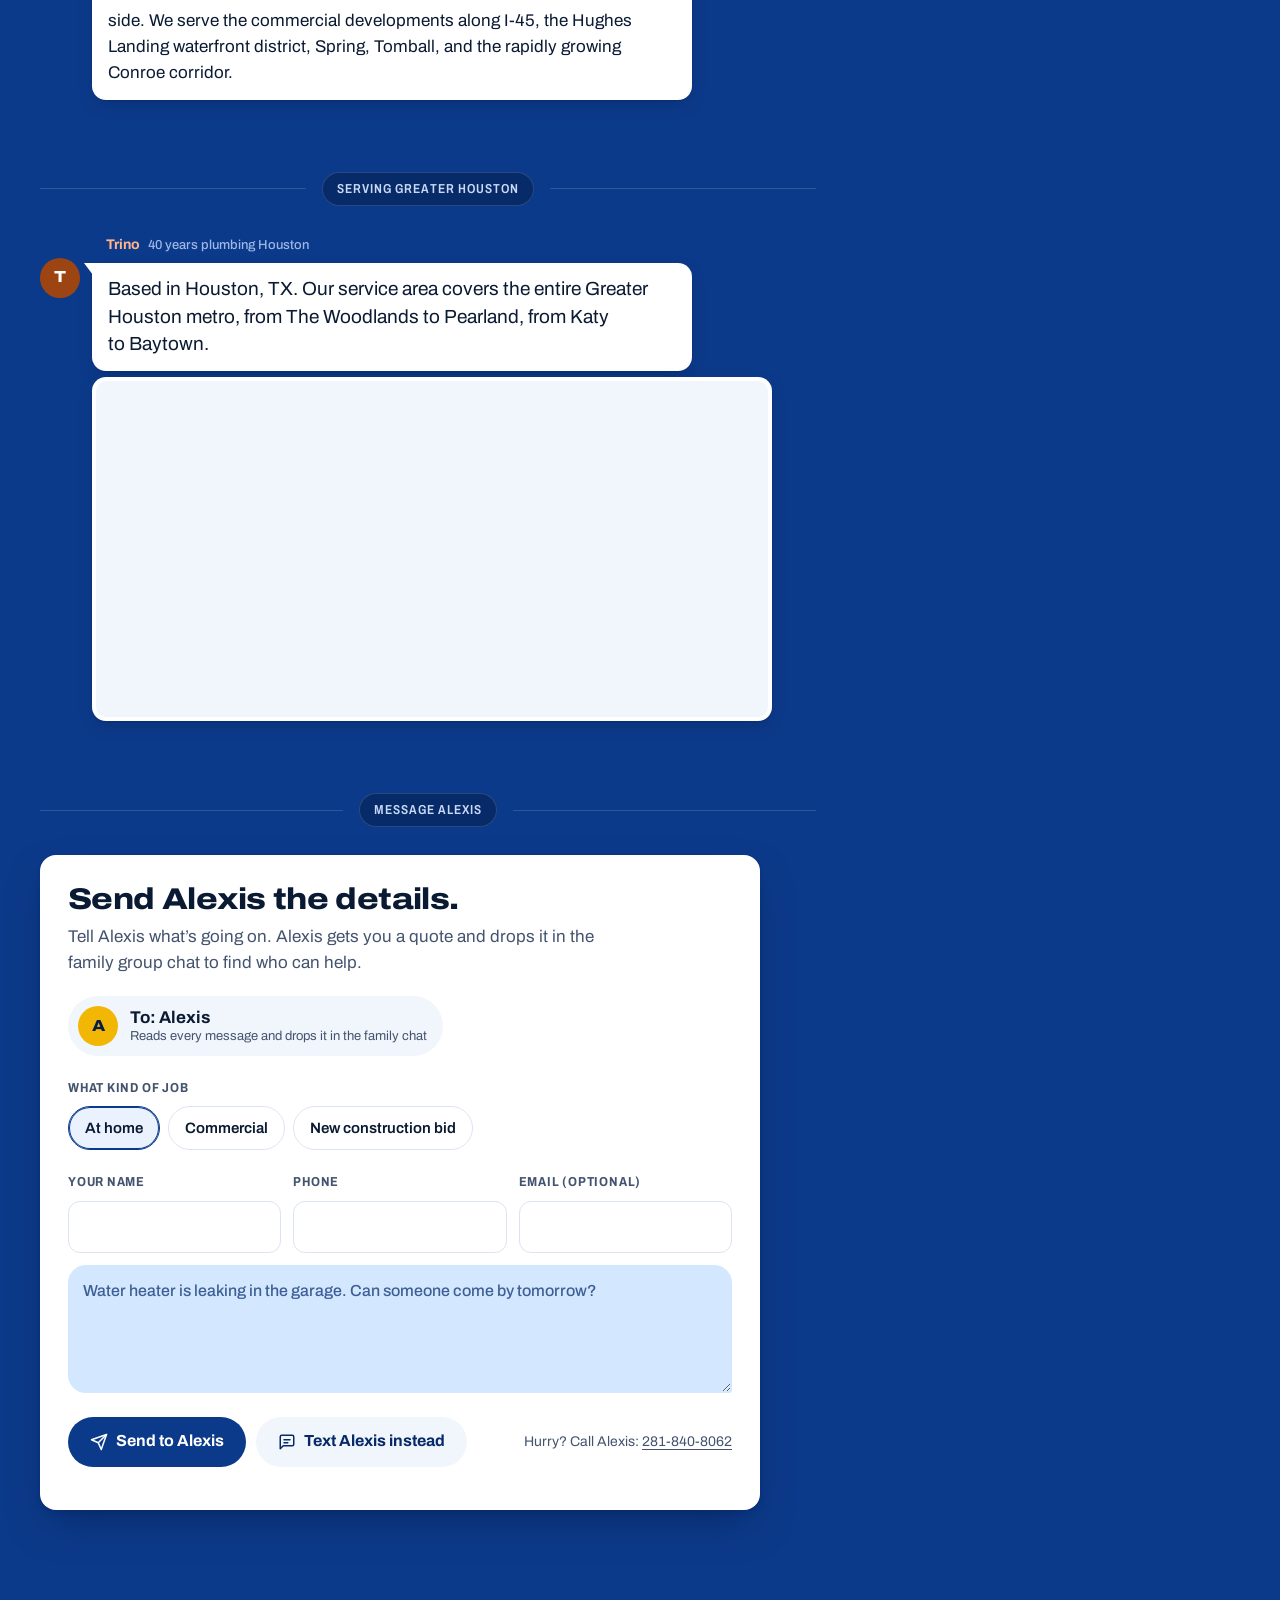
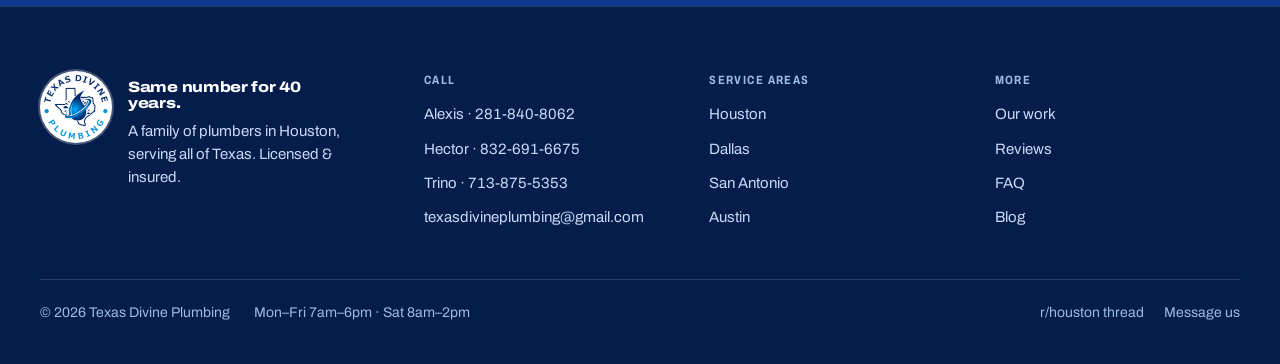
<file: houston-plumbing.html>
<!DOCTYPE html>
<html lang="en">
<head>
    <meta charset="UTF-8">
    <meta name="viewport" content="width=device-width, initial-scale=1.0">
    <title>Houston Plumber | Texas Divine Plumbing | Commercial & Residential Services</title>
    <meta name="description" content="Houston's trusted plumber for commercial new construction and residential services. Serving the Energy Corridor, Medical Center, Heights, Galleria, Midtown, Katy, Sugar Land, and The Woodlands. 65+ years combined experience.">

    <!-- Canonical -->
    <link rel="canonical" href="https://texasdivineplumbing.com/houston-plumbing.html">

    <!-- Open Graph -->
    <meta property="og:title" content="Houston Plumber | Texas Divine Plumbing">
    <meta property="og:description" content="Houston's hometown plumbing team. Commercial new construction and residential repairs across the Greater Houston metro. Deep 713 roots and 65+ years combined experience.">
    <meta property="og:image" content="https://texasdivineplumbing.com/images/og-image.jpg">
    <meta property="og:url" content="https://texasdivineplumbing.com/houston-plumbing.html">
    <meta property="og:type" content="website">
    <meta property="og:locale" content="en_US">
    <meta property="og:site_name" content="Texas Divine Plumbing">

    <!-- Twitter Card -->
    <meta name="twitter:card" content="summary_large_image">
    <meta name="twitter:title" content="Houston Plumber | Texas Divine Plumbing">
    <meta name="twitter:description" content="Houston's hometown plumbing team. Commercial new construction and residential repairs. Deep 713 roots and 65+ years combined experience.">
    <meta name="twitter:image" content="https://texasdivineplumbing.com/images/og-image.jpg">

    <!-- Favicon -->
    <link rel="icon" type="image/png" href="images/web/logo-256.png">
    <link rel="apple-touch-icon" href="images/web/logo-256.png">

    <!-- Google Analytics 4 (Replace G-XXXXXXXXXX with your measurement ID) -->
    <script async src="https://www.googletagmanager.com/gtag/js?id=G-XXXXXXXXXX"></script>
    <script>
      window.dataLayer = window.dataLayer || [];
      function gtag(){dataLayer.push(arguments);}
      gtag('js', new Date());
      gtag('config', 'G-XXXXXXXXXX');
    </script>

    <!-- Fonts -->
    <link rel="preconnect" href="https://fonts.googleapis.com">
    <link rel="preconnect" href="https://fonts.gstatic.com" crossorigin>
    <link href="https://fonts.googleapis.com/css2?family=Archivo:wdth,wght@62..125,100..900&display=swap" rel="stylesheet">
    <meta name="theme-color" content="#072a68">

    <!-- Styles -->
    <link rel="stylesheet" href="css/styles.css">

    <!-- JSON-LD: LocalBusiness (Plumber) - Houston Specific -->
    <script type="application/ld+json">
    {
        "@context": "https://schema.org",
        "@type": "Plumber",
        "name": "Texas Divine Plumbing - Houston",
        "url": "https://texasdivineplumbing.com/houston-plumbing.html",
        "logo": "https://texasdivineplumbing.com/images/logo.png",
        "image": "https://texasdivineplumbing.com/images/commercial-banner.jpg",
        "description": "Houston-based commercial new construction plumber and residential plumbing services. Serving the Energy Corridor, Texas Medical Center, Heights, Galleria area, Midtown, downtown Houston, Katy, Sugar Land, and The Woodlands. 65+ years combined experience.",
        "telephone": ["+18326916675", "+17138755353", "+12818408062"],
        "email": "texasdivineplumbing@gmail.com",
        "address": {
            "@type": "PostalAddress",
            "addressLocality": "Houston",
            "addressRegion": "TX",
            "postalCode": "77002",
            "addressCountry": "US"
        },
        "geo": {
            "@type": "GeoCoordinates",
            "latitude": 29.7604,
            "longitude": -95.3698
        },
        "areaServed": [
            { "@type": "City", "name": "Houston", "addressRegion": "TX" },
            { "@type": "City", "name": "Katy", "addressRegion": "TX" },
            { "@type": "City", "name": "Sugar Land", "addressRegion": "TX" },
            { "@type": "City", "name": "The Woodlands", "addressRegion": "TX" },
            { "@type": "City", "name": "Pearland", "addressRegion": "TX" },
            { "@type": "City", "name": "Missouri City", "addressRegion": "TX" },
            { "@type": "City", "name": "Cypress", "addressRegion": "TX" },
            { "@type": "City", "name": "Spring", "addressRegion": "TX" },
            { "@type": "City", "name": "Pasadena", "addressRegion": "TX" },
            { "@type": "City", "name": "Bellaire", "addressRegion": "TX" }
        ],
        "openingHoursSpecification": [
            {
                "@type": "OpeningHoursSpecification",
                "dayOfWeek": ["Monday", "Tuesday", "Wednesday", "Thursday", "Friday"],
                "opens": "07:00",
                "closes": "18:00"
            },
            {
                "@type": "OpeningHoursSpecification",
                "dayOfWeek": "Saturday",
                "opens": "08:00",
                "closes": "14:00"
            }
        ],
        "priceRange": "$$",
        "paymentAccepted": "Cash, Check, Credit Card",
        "knowsAbout": [
            "Commercial Plumbing Houston",
            "New Construction Plumbing",
            "Houston Residential Plumbing",
            "Industrial Plumbing",

            "Energy Corridor Commercial Plumbing",
            "Medical Center Plumbing Services",
            "Blueprint Reading",
            "Plumbing System Design"
        ],
        "employee": [
            {
                "@type": "Person",
                "name": "Trino",
                "jobTitle": "Industry Veteran & Founder",
                "description": "40-year Houston plumbing veteran with deep 713 area code roots"
            },
            {
                "@type": "Person",
                "name": "Hector",
                "jobTitle": "Master Plumber",
                "description": "Licensed Master Plumber specializing in complex commercial systems across Greater Houston"
            },
            {
                "@type": "Person",
                "name": "Alexis",
                "jobTitle": "Operations Manager",
                "description": "Rice MBA graduate managing bids, procurement, and supply chain optimization"
            }
        ]
    }
    </script>
</head>
<body>
    <a href="#main-content" class="skip-link">Skip to content</a>
    <svg width="0" height="0" style="position:absolute" aria-hidden="true" focusable="false">
        <symbol id="i-phone" viewBox="0 0 24 24"><path d="M22 16.92v3a2 2 0 0 1-2.18 2 19.79 19.79 0 0 1-8.63-3.07 19.5 19.5 0 0 1-6-6 19.79 19.79 0 0 1-3.07-8.67A2 2 0 0 1 4.11 2h3a2 2 0 0 1 2 1.72c.13.96.36 1.9.7 2.81a2 2 0 0 1-.45 2.11L8.09 9.91a16 16 0 0 0 6 6l1.27-1.27a2 2 0 0 1 2.11-.45c.91.34 1.85.57 2.81.7A2 2 0 0 1 22 16.92z"/></symbol>
        <symbol id="i-text" viewBox="0 0 24 24"><path d="M21 15a2 2 0 0 1-2 2H7l-4 4V5a2 2 0 0 1 2-2h14a2 2 0 0 1 2 2z"/><path d="M8 9h8M8 13h5"/></symbol>
        <symbol id="i-pin" viewBox="0 0 24 24"><path d="M12 17v5"/><path d="M9 10.76a2 2 0 0 1-1.11 1.79l-1.78.9A2 2 0 0 0 5 15.24V16a1 1 0 0 0 1 1h12a1 1 0 0 0 1-1v-.76a2 2 0 0 0-1.11-1.79l-1.78-.9A2 2 0 0 1 15 10.76V7a1 1 0 0 1 1-1 2 2 0 0 0 0-4H8a2 2 0 0 0 0 4 1 1 0 0 1 1 1z"/></symbol>
        <symbol id="i-star" viewBox="0 0 24 24"><path fill="currentColor" stroke="none" d="M12 2l3.09 6.26L22 9.27l-5 4.87 1.18 6.88L12 17.77l-6.18 3.25L7 14.14 2 9.27l6.91-1.01z"/></symbol>
        <symbol id="i-check" viewBox="0 0 24 24"><path d="M20 6L9 17l-5-5"/></symbol>
        <symbol id="i-out" viewBox="0 0 24 24"><path d="M7 17L17 7M8 7h9v9"/></symbol>
        <symbol id="i-down" viewBox="0 0 24 24"><path d="M6 9l6 6 6-6"/></symbol>
        <symbol id="i-menu" viewBox="0 0 24 24"><path d="M4 7h16M4 12h16M4 17h16"/></symbol>
        <symbol id="i-close" viewBox="0 0 24 24"><path d="M18 6L6 18M6 6l12 12"/></symbol>
        <symbol id="i-forward" viewBox="0 0 24 24"><path d="M15 17l5-5-5-5"/><path d="M4 18v-2a4 4 0 0 1 4-4h12"/></symbol>
        <symbol id="i-send" viewBox="0 0 24 24"><path d="M22 2L11 13"/><path d="M22 2l-7 20-4-9-9-4z"/></symbol>
        <symbol id="i-mail" viewBox="0 0 24 24"><rect x="2" y="4" width="20" height="16" rx="2"/><path d="M22 7l-10 6L2 7"/></symbol>
        <symbol id="i-shield" viewBox="0 0 24 24"><path d="M12 22s8-4 8-10V5l-8-3-8 3v7c0 6 8 10 8 10z"/><path d="M9 12l2 2 4-4"/></symbol>
        <symbol id="i-arrow" viewBox="0 0 24 24"><path d="M5 12h14M13 6l6 6-6 6"/></symbol>
        <symbol id="i-reddit" viewBox="0 0 24 24"><path fill="currentColor" stroke="none" d="M12 0C5.373 0 0 5.373 0 12c0 3.313 1.344 6.312 3.516 8.484L1.5 24l3.797-1.969A11.94 11.94 0 0 0 12 24c6.627 0 12-5.373 12-12S18.627 0 12 0zm5.6 12.29a1.4 1.4 0 0 1 .01.24c0 2.45-2.85 4.43-6.37 4.43s-6.37-1.98-6.37-4.43c0-.08.003-.16.01-.24a1.56 1.56 0 1 1 1.72-2.53 7.7 7.7 0 0 1 4.2-1.33l.8-3.76 2.61.56a1.12 1.12 0 1 1-.13.61l-2.33-.5-.71 3.35a7.7 7.7 0 0 1 4.14 1.33 1.56 1.56 0 1 1 1.72 2.54zM8.9 13.4a1.12 1.12 0 1 0 0-2.24 1.12 1.12 0 0 0 0 2.24zm6.2 0a1.12 1.12 0 1 0 0-2.24 1.12 1.12 0 0 0 0 2.24zm-.42 1.9a.4.4 0 0 1 .56.56 3.9 3.9 0 0 1-2.74 1 3.9 3.9 0 0 1-2.74-1 .4.4 0 0 1 .56-.56c.6.53 1.4.79 2.18.79.78 0 1.58-.26 2.18-.79z"/></symbol>
        <symbol id="i-google" viewBox="0 0 24 24"><path fill="currentColor" stroke="none" d="M12.48 10.92v3.28h7.84c-.24 1.84-.85 3.19-1.79 4.13-1.15 1.15-2.93 2.4-6.05 2.4-4.83 0-8.6-3.89-8.6-8.72s3.77-8.72 8.6-8.72c2.6 0 4.51 1.03 5.91 2.35l2.31-2.31C18.75 1.44 16.13 0 12.48 0 5.87 0 .31 5.39.31 12s5.56 12 12.17 12c3.57 0 6.27-1.17 8.37-3.36 2.16-2.16 2.84-5.21 2.84-7.67 0-.76-.05-1.47-.17-2.05H12.48z"/></symbol>
    </svg>
    <header class="topbar">
        <div class="topbar__inner">
            <a class="brand" href="index.html" aria-label="Texas Divine Plumbing, home">
                <span class="brand__mark"><img src="images/web/logo-256.png" alt="" width="40" height="40"></span>
                <span class="brand__text">
                    <span class="brand__name">Texas Divine Plumbing</span>
                    <span class="brand__meta" data-i18n="meta">Trino, Hector, Alexis + 7 uncles</span>
                </span>
            </a>
            <nav class="nav" id="site-nav" aria-label="Main">
                <ul class="nav__list">
                    <li><a class="nav__link" href="index.html#work" data-i18n="nav.work">Our work</a></li>
                    <li><a class="nav__link" href="index.html#reviews" data-i18n="nav.reviews">Reviews</a></li>
                    <li><a class="nav__link" href="faq.html">FAQ</a></li>
                    <li class="nav__item--has-sub">
                        <button class="nav__link" type="button" aria-expanded="false" data-sub-toggle><span data-i18n="nav.areas">Service areas</span> <svg class="icon" aria-hidden="true"><use href="#i-down"/></svg></button>
                        <ul class="nav__sub">
                            <li><a href="houston-plumbing.html" aria-current="page">Houston</a></li>
                            <li><a href="dallas-plumbing.html">Dallas</a></li>
                            <li><a href="san-antonio-plumbing.html">San Antonio</a></li>
                            <li><a href="austin-plumbing.html">Austin</a></li>
                        </ul>
                    </li>
                    <li><a class="nav__link" href="blog.html">Blog</a></li>
                    <li><a class="nav__link" href="index.html#message" data-i18n="nav.message">Message us</a></li>
                    <li class="nav__lang">
                        <div class="lang" role="group" aria-label="Language">
                            <button type="button" data-lang="en" class="active" aria-pressed="true">English</button>
                            <button type="button" data-lang="es" aria-pressed="false">Español</button>
                        </div>
                        <a class="chip chip--alexis chip--xl nav__call" href="tel:+12818408062"><svg class="icon" aria-hidden="true"><use href="#i-phone"/></svg><span data-i18n="cta.call">Call Alexis</span> <span class="chip__num">281-840-8062</span></a>
                    </li>
                </ul>
            </nav>
            <div class="lang" role="group" aria-label="Language">
                <button type="button" data-lang="en" class="active" aria-pressed="true">EN</button>
                <button type="button" data-lang="es" aria-pressed="false">ES</button>
            </div>
            <a class="topbar__call" href="tel:+12818408062"><svg class="icon" aria-hidden="true"><use href="#i-phone"/></svg><span data-i18n="call">Call Alexis</span><span class="topbar__call-num">&nbsp;· 281-840-8062</span></a>
            <button class="menu-toggle" type="button" aria-expanded="false" aria-controls="site-nav" aria-label="Open menu"><svg class="icon" aria-hidden="true"><use href="#i-menu"/></svg></button>
        </div>
    </header>

    <main id="main-content" class="layout">
        <section class="pin" aria-labelledby="pin-title">
            <div class="pinned">
                <h1 class="pin__title pin__title--long" id="pin-title">Commercial New Construction &amp; Residential Plumbing in Houston, TX</h1>
                <p class="pinned__by"><span class="avatar avatar--alexis" aria-hidden="true">A</span><svg class="icon" aria-hidden="true"><use href="#i-pin"/></svg><span data-i18n="pin.byShort">Pinned by Alexis &middot; every new request starts with Alexis</span></p>
            </div>
            <div class="pin__cta">
                <a class="chip chip--alexis chip--xl" href="tel:+12818408062"><svg class="icon" aria-hidden="true"><use href="#i-phone"/></svg><span><span data-i18n="cta.call">Call Alexis</span> <span class="chip__num">281-840-8062</span></span></a>
                <a class="chip chip--light chip--xl" href="sms:+12818408062?&amp;body=Hello%2C%20Thanks%20for%20reaching%20out%21%20To%20provide%20a%20quote%20please%20answer%20the%20following%3A%0A%0AAddress%3F%0A%0AWhat%E2%80%99s%20the%20situation%3F%0A%0AHow%20soon%20do%20you%20want%20it%20fixed%3F%0A%0AAny%20pictures%3F%0A%0AThank%20you%21"><svg class="icon" aria-hidden="true"><use href="#i-text"/></svg><span data-i18n="cta.text">Text Alexis</span></a>
            </div>
        </section>

        <div class="thread">
                        <div class="group group--alexis">
                <span class="group__avatar avatar avatar--alexis" aria-hidden="true">A</span>
                <div class="group__body">
                    <p class="group__name">Alexis <span>takes every new request</span></p>
                    <div class="typing" aria-hidden="true"><i></i><i></i><i></i></div>
                    <p class="bubble bubble--big">Born and built in the 713. Trino has been running pipe across Houston for over four decades, from the first high-rises in the Galleria area to the suburban boom stretching through Katy and Sugar Land. When you call Texas Divine Plumbing, you get a family that knows this city block by block.</p>
                </div>
            </div>
            <h2 class="day"><span class="day__label">Plumbing Built for the Bayou City</span></h2>
            <div class="group group--hector">
                <span class="group__avatar avatar avatar--hector" aria-hidden="true">H</span>
                <div class="group__body">
                    <p class="group__name">Hector <span>Licensed Master Plumber</span></p>
                    <div class="typing" aria-hidden="true"><i></i><i></i><i></i></div>
                    <p class="bubble bubble--big">Houston demands plumbing that can handle extreme heat, clay-heavy soils, and the aftermath of Gulf Coast storms. We have been meeting that demand since before most plumbing companies in this city existed.</p>
                    <div class="bubble"><p><strong>Commercial New Construction</strong></p><p>Ground-up plumbing for Houston's booming commercial landscape. We have installed complete systems for car dealerships along the Southwest Freeway, restaurant build-outs in Midtown, and retail spaces from the Galleria to Baybrook. Hector reads blueprints and coordinates with GCs so your project stays on schedule and on code.</p></div>
                    <div class="bubble"><p><strong>Energy Corridor &amp; Industrial</strong></p><p>The stretch of I-10 between Beltway 8 and Grand Parkway is home to some of the largest energy companies on earth. We handle industrial-grade plumbing for office complexes, warehouses, and support facilities throughout the Energy Corridor, Westchase, and the Memorial City area.</p></div>
                    <div class="bubble"><p><strong>Medical Center &amp; Institutional</strong></p><p>The Texas Medical Center is the largest medical complex in the world, and its surrounding institutions rely on plumbing systems that cannot fail. We work with general contractors on medical office build-outs, clinics, and institutional facilities across the TMC district and NRG Park area.</p></div>
                    <div class="bubble"><p><strong>Heights &amp; Montrose Homes</strong></p><p>Houston Heights bungalows built in the 1920s sit next to brand-new townhomes, and both need plumbing that works. Whether you are re-piping a historic Craftsman on Harvard Street or roughing in a new three-story build on Studewood, we bring the right approach for the structure. Montrose, River Oaks, and West University get the same attention.</p></div>
                    <div class="bubble"><p><strong>Katy, Sugar Land &amp; The Woodlands</strong></p><p>Greater Houston's suburban ring is growing faster than almost any metro in the country. We serve the master-planned communities of Katy, the established neighborhoods of Sugar Land and Missouri City, and the expanding commercial corridors of The Woodlands and Spring. New subdivisions, strip centers, and restaurants all need plumbers who show up on time.</p></div>
                    <div class="bubble"><p><strong>Emergency &amp; Storm Response</strong></p><p>Houston sits on a floodplain and we all know what that means. When a pipe bursts at 2 AM or a storm surge pushes sewage back through your lines, you need someone who answers the phone. Trino has never changed his number in 40 years. Call us for same-day emergency plumbing anywhere in the Greater Houston metro.</p></div>
                </div>
            </div>
            <h2 class="day"><span class="day__label">40 Years in the 713</span></h2>
            <div class="group group--alexis">
                <span class="group__avatar avatar avatar--alexis" aria-hidden="true">A</span>
                <div class="group__body">
                    <p class="group__name">Alexis <span>takes every new request · Rice MBA</span></p>
                    <div class="typing" aria-hidden="true"><i></i><i></i><i></i></div>
                    <p class="bubble bubble--big">Texas Divine Plumbing is not a franchise that parachuted into Houston. Trino started working pipe in this city when the Astrodome was still the biggest thing on the south side. He has watched the Galleria skyline rise, the Medical Center expand into a city within a city, and the suburbs push all the way to Brookshire. This is home.</p>
                    <div class="bubble"><p><strong>Trino - Four Decades of Houston Plumbing</strong></p><p>Trino's 713 number has been the same for 40 years. Contractors, property managers, and homeowners across Houston keep it saved because he picks up, shows up, and gets the job done right. His knowledge of Houston's building codes, soil conditions, and infrastructure is unmatched.</p></div>
                    <div class="bubble"><p><strong>Hector - Master Plumber, Houston Operations</strong></p><p>Hector leads field operations across the Greater Houston metro. His Master Plumber license and expertise in complex commercial systems mean your project gets built to code the first time, whether it is a new Whataburger in Cypress or an office tower downtown.</p></div>
                    <div class="bubble"><p><strong>Alexis - Rice MBA, Supply Chain &amp; Bids</strong></p><p>Alexis graduated from Rice University, right here in Houston. She manages project bids, material procurement, and supply chain logistics. Her MBA-level discipline means your commercial project stays on budget with no surprise change orders.</p></div>
                    <figure class="bubble bubble--photo"><img src="images/web/copper-manifold.jpg" alt="Texas Divine Plumbing commercial installation in Houston" width="1400" height="1050" loading="lazy"></figure>
                </div>
            </div><div class="group group--trino">
                <span class="group__avatar avatar avatar--trino" aria-hidden="true">T</span>
                <div class="group__body">
                    <p class="group__name">Trino <span>40 years plumbing Houston</span></p>
                    <div class="typing" aria-hidden="true"><i></i><i></i><i></i></div>
                    <p class="bubble bubble--big"><strong>Same number. 40 years. Houston, TX.</strong> We never changed our phone number because we never had a reason to. When you stand behind your work, you do not need to hide.</p>
                </div>
            </div>
            <h2 class="day"><span class="day__label">Every Corner of Greater Houston</span></h2>
            <div class="group group--trino">
                <span class="group__avatar avatar avatar--trino" aria-hidden="true">T</span>
                <div class="group__body">
                    <p class="group__name">Trino <span>40 years plumbing Houston</span></p>
                    <div class="typing" aria-hidden="true"><i></i><i></i><i></i></div>
                    <p class="bubble bubble--big">From the downtown skyline to the far reaches of the suburbs, our trucks are on Houston roads every day.</p>
                    <div class="bubble"><p><strong>Downtown &amp; Midtown</strong></p><p>High-rise commercial plumbing, restaurant build-outs along Main Street, and residential lofts in the historic district. We know the permitting requirements for the City of Houston inside and out.</p></div>
                    <div class="bubble"><p><strong>Galleria &amp; Uptown</strong></p><p>The Uptown district sees constant commercial development. We service office buildings, retail spaces, restaurants, and high-end residential properties throughout the Galleria, Post Oak, and San Felipe corridors.</p></div>
                    <div class="bubble"><p><strong>Heights, Garden Oaks &amp; Oak Forest</strong></p><p>Historic homes with aging galvanized pipes sitting alongside brand-new construction. We handle re-pipes for older homes and new rough-ins for the townhome developments reshaping the Heights market.</p></div>
                    <div class="bubble"><p><strong>West Houston &amp; Katy</strong></p><p>From the Energy Corridor office parks to the master-planned neighborhoods of Cinco Ranch and Cross Creek Ranch, west Houston and Katy are booming. We are on-site daily for both commercial and residential work across this corridor.</p></div>
                    <div class="bubble"><p><strong>Sugar Land &amp; Fort Bend County</strong></p><p>Sugar Land's Town Square district, the Imperial development, and the residential neighborhoods of Missouri City and Richmond all fall within our daily service area. Fort Bend County builders and homeowners count on us.</p></div>
                    <div class="bubble"><p><strong>The Woodlands &amp; North Houston</strong></p><p>The Woodlands has become a second downtown for Houston's north side. We serve the commercial developments along I-45, the Hughes Landing waterfront district, Spring, Tomball, and the rapidly growing Conroe corridor.</p></div>
                </div>
            </div>
            <h2 class="day"><span class="day__label">Serving Greater Houston</span></h2>
            <div class="group group--trino">
                <span class="group__avatar avatar avatar--trino" aria-hidden="true">T</span>
                <div class="group__body">
                    <p class="group__name">Trino <span>40 years plumbing Houston</span></p>
                    <div class="typing" aria-hidden="true"><i></i><i></i><i></i></div>
                    <p class="bubble bubble--big">Based in Houston, TX. Our service area covers the entire Greater Houston metro, from The Woodlands to Pearland, from Katy to Baytown.</p>
                    <div class="bubble bubble--photo bubble--map"><div class="map"><iframe src="https://www.google.com/maps/embed?pb=!1m18!1m12!1m3!1d443088.04552498584!2d-95.68181549453177!3d29.81717339498839!2m3!1f0!2f0!3f0!3m2!1i1024!2i768!4f13.1!3m3!1m2!1s0x8640b8b4488d8501%3A0xca0d02def365053b!2sHouston%2C%20TX!5e0!3m2!1sen!2sus!4v1700000000000" title="Texas Divine Plumbing service area - Houston, TX" loading="lazy" allowfullscreen referrerpolicy="no-referrer-when-downgrade"></iframe></div></div>
                </div>
            </div>
            <h2 class="day" id="message"><span class="day__label">Message Alexis</span></h2>

            <form class="composer" id="message-form" name="contact" method="POST" data-netlify="true" netlify-honeypot="bot-field" action="/?sent=1#message" novalidate>
                    <input type="hidden" name="form-name" value="contact">
                    <p hidden><label>Don&rsquo;t fill this out: <input name="bot-field"></label></p>
                    <h3 class="composer__title" data-i18n="composer.title">Send Alexis the details.</h3>
                    <p class="composer__intro" data-i18n="composer.intro">Tell Alexis what&rsquo;s going on. Alexis gets you a quote and drops it in the family group chat to find who can help.</p>

                    <input type="hidden" name="to" value="alexis">
                    <div class="composer__to"><span class="avatar avatar--alexis" aria-hidden="true">A</span><span><b data-i18n="composer.toAlexis">To: Alexis</b><small data-i18n="composer.toNote">Reads every message and drops it in the family chat</small></span></div>

                    <fieldset>
                        <legend class="field-label" data-i18n="composer.kind">What kind of job</legend>
                        <div class="pick pick--plain">
                            <label><input type="radio" name="service" value="residential" checked><span data-i18n="composer.home">At home</span></label>
                            <label><input type="radio" name="service" value="commercial"><span data-i18n="composer.commercial">Commercial</span></label>
                            <label><input type="radio" name="service" value="new-construction"><span data-i18n="composer.newBuild">New construction bid</span></label>
                        </div>
                    </fieldset>

                    <div class="composer__grid">
                        <div class="field">
                            <label class="field-label" for="f-name" data-i18n="composer.name">Your name</label>
                            <input id="f-name" name="name" type="text" autocomplete="name" required>
                        </div>
                        <div class="field">
                            <label class="field-label" for="f-phone" data-i18n="composer.phone">Phone</label>
                            <input id="f-phone" name="phone" type="tel" autocomplete="tel" inputmode="tel" required>
                        </div>
                        <div class="field">
                            <label class="field-label" for="f-email" data-i18n="composer.email">Email (optional)</label>
                            <input id="f-email" name="email" type="email" autocomplete="email">
                        </div>
                    </div>

                    <div class="field composer__message">
                        <label class="sr-only" for="f-message">Message</label>
                        <textarea id="f-message" name="message" rows="4" placeholder="Water heater is leaking in the garage. Can someone come by tomorrow?" data-i18n-ph="composer.ph"></textarea>
                    </div>

                    <div class="composer__actions">
                        <button class="chip" type="submit" data-send><svg class="icon" aria-hidden="true"><use href="#i-send"/></svg><span data-i18n="composer.send">Send to Alexis</span></button>
                        <a class="chip chip--ghost" href="sms:+12818408062?&amp;body=Hello%2C%20Thanks%20for%20reaching%20out%21%20To%20provide%20a%20quote%20please%20answer%20the%20following%3A%0A%0AAddress%3F%0A%0AWhat%E2%80%99s%20the%20situation%3F%0A%0AHow%20soon%20do%20you%20want%20it%20fixed%3F%0A%0AAny%20pictures%3F%0A%0AThank%20you%21" data-text-instead><svg class="icon" aria-hidden="true"><use href="#i-text"/></svg><span data-text-label>Text Alexis instead</span></a>
                        <p class="composer__note"><span data-i18n="composer.note">Hurry? Call Alexis:</span> <a href="tel:+12818408062">281-840-8062</a></p>
                    </div>
                    <p class="composer__status" role="status" aria-live="polite"></p>
                </form>
        </div>

        <aside class="panel" aria-labelledby="panel-title">
            <div class="panel__card">
                <div class="panel__head">
                    <img src="images/web/logo-256.png" alt="Texas Divine Plumbing logo" width="64" height="64" loading="lazy">
                    <div>
                        <h2 class="panel__title" id="panel-title">Texas Divine Plumbing</h2>
                        <p class="panel__sub" data-i18n="panel.sub">Family-owned · Houston, serving all of Texas</p>
                    </div>
                </div>
                <div class="panel__section">
                    <p class="panel__h" data-i18n="panel.start">Every new request goes to Alexis</p>
                    <div class="member member--alexis">
                            <span class="avatar avatar--alexis" aria-hidden="true">A</span>
                            <div>
                                <div class="member__name">Alexis</div>
                                <div class="member__role">Takes every new request · Rice MBA</div>
                                <a class="member__num" href="tel:+12818408062">281-840-8062</a>
                            </div>
                            <div class="member__actions">
                                <a class="icon-btn" href="tel:+12818408062" aria-label="Call Alexis"><svg class="icon" aria-hidden="true"><use href="#i-phone"/></svg></a>
                                <a class="icon-btn" href="sms:+12818408062?&amp;body=Hello%2C%20Thanks%20for%20reaching%20out%21%20To%20provide%20a%20quote%20please%20answer%20the%20following%3A%0A%0AAddress%3F%0A%0AWhat%E2%80%99s%20the%20situation%3F%0A%0AHow%20soon%20do%20you%20want%20it%20fixed%3F%0A%0AAny%20pictures%3F%0A%0AThank%20you%21" aria-label="Text Alexis"><svg class="icon" aria-hidden="true"><use href="#i-text"/></svg></a>
                            </div>
                        </div>
                    <div class="panel__chips">
                        <a class="chip chip--alexis" href="tel:+12818408062"><svg class="icon" aria-hidden="true"><use href="#i-phone"/></svg><span data-i18n="cta.call">Call Alexis</span></a>
                        <a class="chip chip--ghost" href="sms:+12818408062?&amp;body=Hello%2C%20Thanks%20for%20reaching%20out%21%20To%20provide%20a%20quote%20please%20answer%20the%20following%3A%0A%0AAddress%3F%0A%0AWhat%E2%80%99s%20the%20situation%3F%0A%0AHow%20soon%20do%20you%20want%20it%20fixed%3F%0A%0AAny%20pictures%3F%0A%0AThank%20you%21"><svg class="icon" aria-hidden="true"><use href="#i-text"/></svg><span data-i18n="cta.text">Text Alexis</span></a>
                    </div>
                </div>
                <div class="panel__section">
                    <p class="panel__h" data-i18n="panel.members">The plumbers</p>
                    <div class="member member--hector">
                            <span class="avatar avatar--hector" aria-hidden="true">H</span>
                            <div>
                                <div class="member__name">Hector</div>
                                <div class="member__role">Licensed Master Plumber</div>
                                <a class="member__num" href="tel:+18326916675">832-691-6675</a>
                            </div>
                            <div class="member__actions">
                                <a class="icon-btn" href="tel:+18326916675" aria-label="Call Hector"><svg class="icon" aria-hidden="true"><use href="#i-phone"/></svg></a>
                                <a class="icon-btn" href="sms:+18326916675?&amp;body=Hello%2C%20Thanks%20for%20reaching%20out%21%20To%20provide%20a%20quote%20please%20answer%20the%20following%3A%0A%0AAddress%3F%0A%0AWhat%E2%80%99s%20the%20situation%3F%0A%0AHow%20soon%20do%20you%20want%20it%20fixed%3F%0A%0AAny%20pictures%3F%0A%0AThank%20you%21" aria-label="Text Hector"><svg class="icon" aria-hidden="true"><use href="#i-text"/></svg></a>
                            </div>
                        </div>
                    <div class="member member--trino">
                            <span class="avatar avatar--trino" aria-hidden="true">T</span>
                            <div>
                                <div class="member__name">Trino</div>
                                <div class="member__role">40 years plumbing Houston</div>
                                <a class="member__num" href="tel:+17138755353">713-875-5353</a>
                            </div>
                            <div class="member__actions">
                                <a class="icon-btn" href="tel:+17138755353" aria-label="Call Trino"><svg class="icon" aria-hidden="true"><use href="#i-phone"/></svg></a>
                                <a class="icon-btn" href="sms:+17138755353?&amp;body=Hello%2C%20Thanks%20for%20reaching%20out%21%20To%20provide%20a%20quote%20please%20answer%20the%20following%3A%0A%0AAddress%3F%0A%0AWhat%E2%80%99s%20the%20situation%3F%0A%0AHow%20soon%20do%20you%20want%20it%20fixed%3F%0A%0AAny%20pictures%3F%0A%0AThank%20you%21" aria-label="Text Trino"><svg class="icon" aria-hidden="true"><use href="#i-text"/></svg></a>
                            </div>
                        </div>
                </div>
                <div class="panel__section">
                    <p class="panel__h" data-i18n="panel.check">Check us out</p>
                    <div class="facts">
                        <a class="fact" href="index.html#reviews"><span class="fact__k">Google reviews</span><span class="fact__v">5.0 <svg class="icon" aria-hidden="true"><use href="#i-star"/></svg> · 47</span></a>
                        <a class="fact" href="https://www.reddit.com/r/houston/comments/1hpouwl/plumbers_for_houston/m4j86ie/" target="_blank" rel="noopener"><span class="fact__k">r/houston</span><span class="fact__v">#1 recommended <svg class="icon" aria-hidden="true"><use href="#i-out"/></svg></span></a>
                        <div class="fact"><span class="fact__k">Texas license</span><span class="fact__v">Master Plumber</span></div>
                        <div class="fact"><span class="fact__k">Hours</span><span class="fact__v">Mon–Fri 7am–6pm · Sat 8am–2pm</span></div>
                    </div>
                </div>
            </div>
        </aside>
    </main>

    <footer class="footer">
        <div class="footer__inner">
            <div class="footer__top">
                <div class="footer__brand">
                    <span class="brand__mark"><img src="images/web/logo-256.png" alt="" width="72" height="72" loading="lazy"></span>
                    <div>
                        <p class="footer__line" data-i18n="footer.line">Same number for 40 years.</p>
                        <p data-i18n="footer.sub">A family of plumbers in Houston, serving all of Texas. Licensed &amp; insured.</p>
                    </div>
                </div>
                <div>
                    <h3>Call</h3>
                    <ul>
                        <li><a href="tel:+12818408062">Alexis · 281-840-8062</a></li>
                        <li><a href="tel:+18326916675">Hector · 832-691-6675</a></li>
                        <li><a href="tel:+17138755353">Trino · 713-875-5353</a></li>
                        <li><a href="mailto:texasdivineplumbing@gmail.com">texasdivineplumbing@gmail.com</a></li>
                    </ul>
                </div>
                <div>
                    <h3 data-i18n="nav.areas">Service areas</h3>
                    <ul>
                        <li><a href="houston-plumbing.html">Houston</a></li>
                        <li><a href="dallas-plumbing.html">Dallas</a></li>
                        <li><a href="san-antonio-plumbing.html">San Antonio</a></li>
                        <li><a href="austin-plumbing.html">Austin</a></li>
                    </ul>
                </div>
                <div>
                    <h3>More</h3>
                    <ul>
                        <li><a href="index.html#work" data-i18n="nav.work">Our work</a></li>
                        <li><a href="index.html#reviews" data-i18n="nav.reviews">Reviews</a></li>
                        <li><a href="faq.html">FAQ</a></li>
                        <li><a href="blog.html">Blog</a></li>
                    </ul>
                </div>
            </div>
            <div class="footer__bottom">
                <span>&copy; 2026 Texas Divine Plumbing</span>
                <span>Mon–Fri 7am–6pm · Sat 8am–2pm</span>
                <!-- TODO: add the Texas Master Plumber license number (M-XXXXX) here once confirmed -->
                <nav aria-label="Footer">
                    <a href="https://www.reddit.com/r/houston/comments/1hpouwl/plumbers_for_houston/m4j86ie/" target="_blank" rel="noopener">r/houston thread</a>
                    <a href="index.html#message" data-i18n="nav.message">Message us</a>
                </nav>
            </div>
        </div>
    </footer>

    <nav class="dock" aria-label="Call or text Alexis">
        <a class="dock__alexis" href="tel:+12818408062"><svg class="icon" aria-hidden="true"><use href="#i-phone"/></svg><span data-i18n="cta.call">Call Alexis</span></a>
        <a class="dock__textalexis" href="sms:+12818408062?&amp;body=Hello%2C%20Thanks%20for%20reaching%20out%21%20To%20provide%20a%20quote%20please%20answer%20the%20following%3A%0A%0AAddress%3F%0A%0AWhat%E2%80%99s%20the%20situation%3F%0A%0AHow%20soon%20do%20you%20want%20it%20fixed%3F%0A%0AAny%20pictures%3F%0A%0AThank%20you%21"><svg class="icon" aria-hidden="true"><use href="#i-text"/></svg><span data-i18n="cta.text">Text Alexis</span></a>
    </nav>

    <script src="js/main.js"></script>
</body>
</html>
</file>
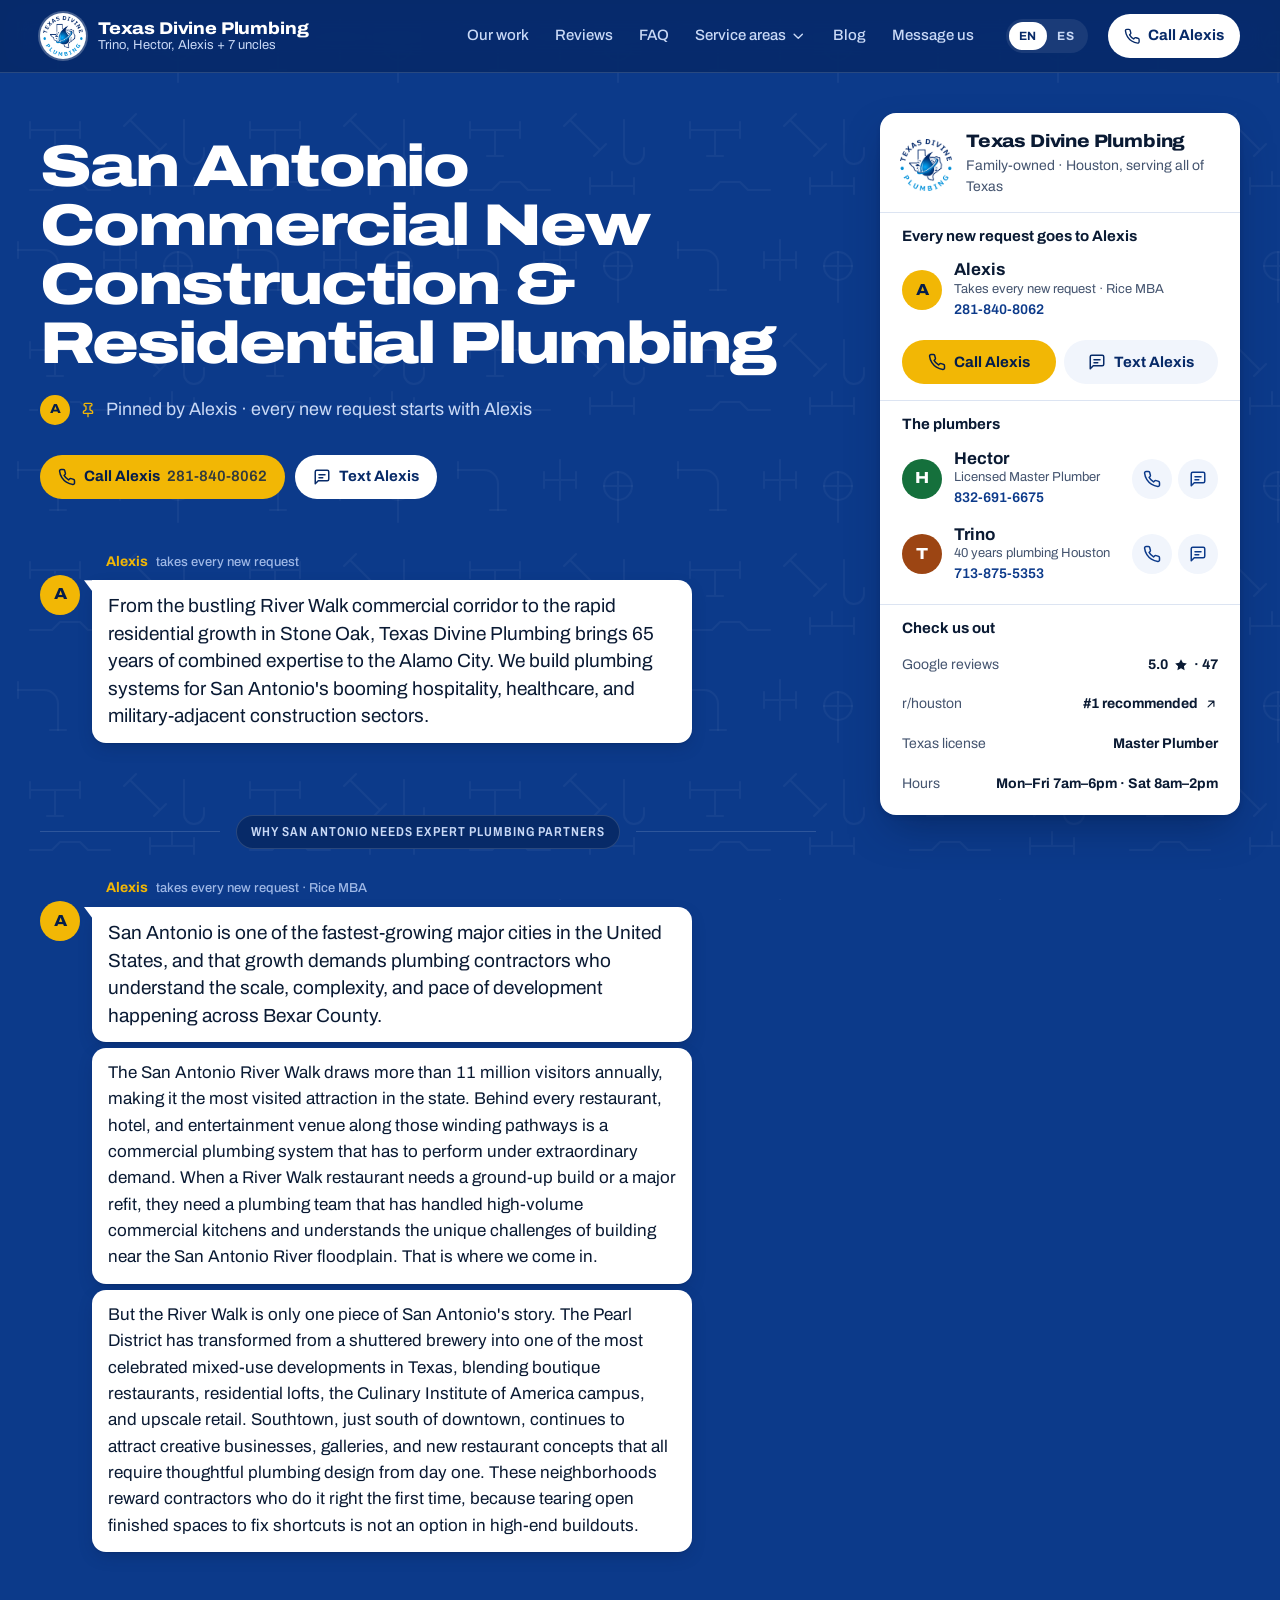
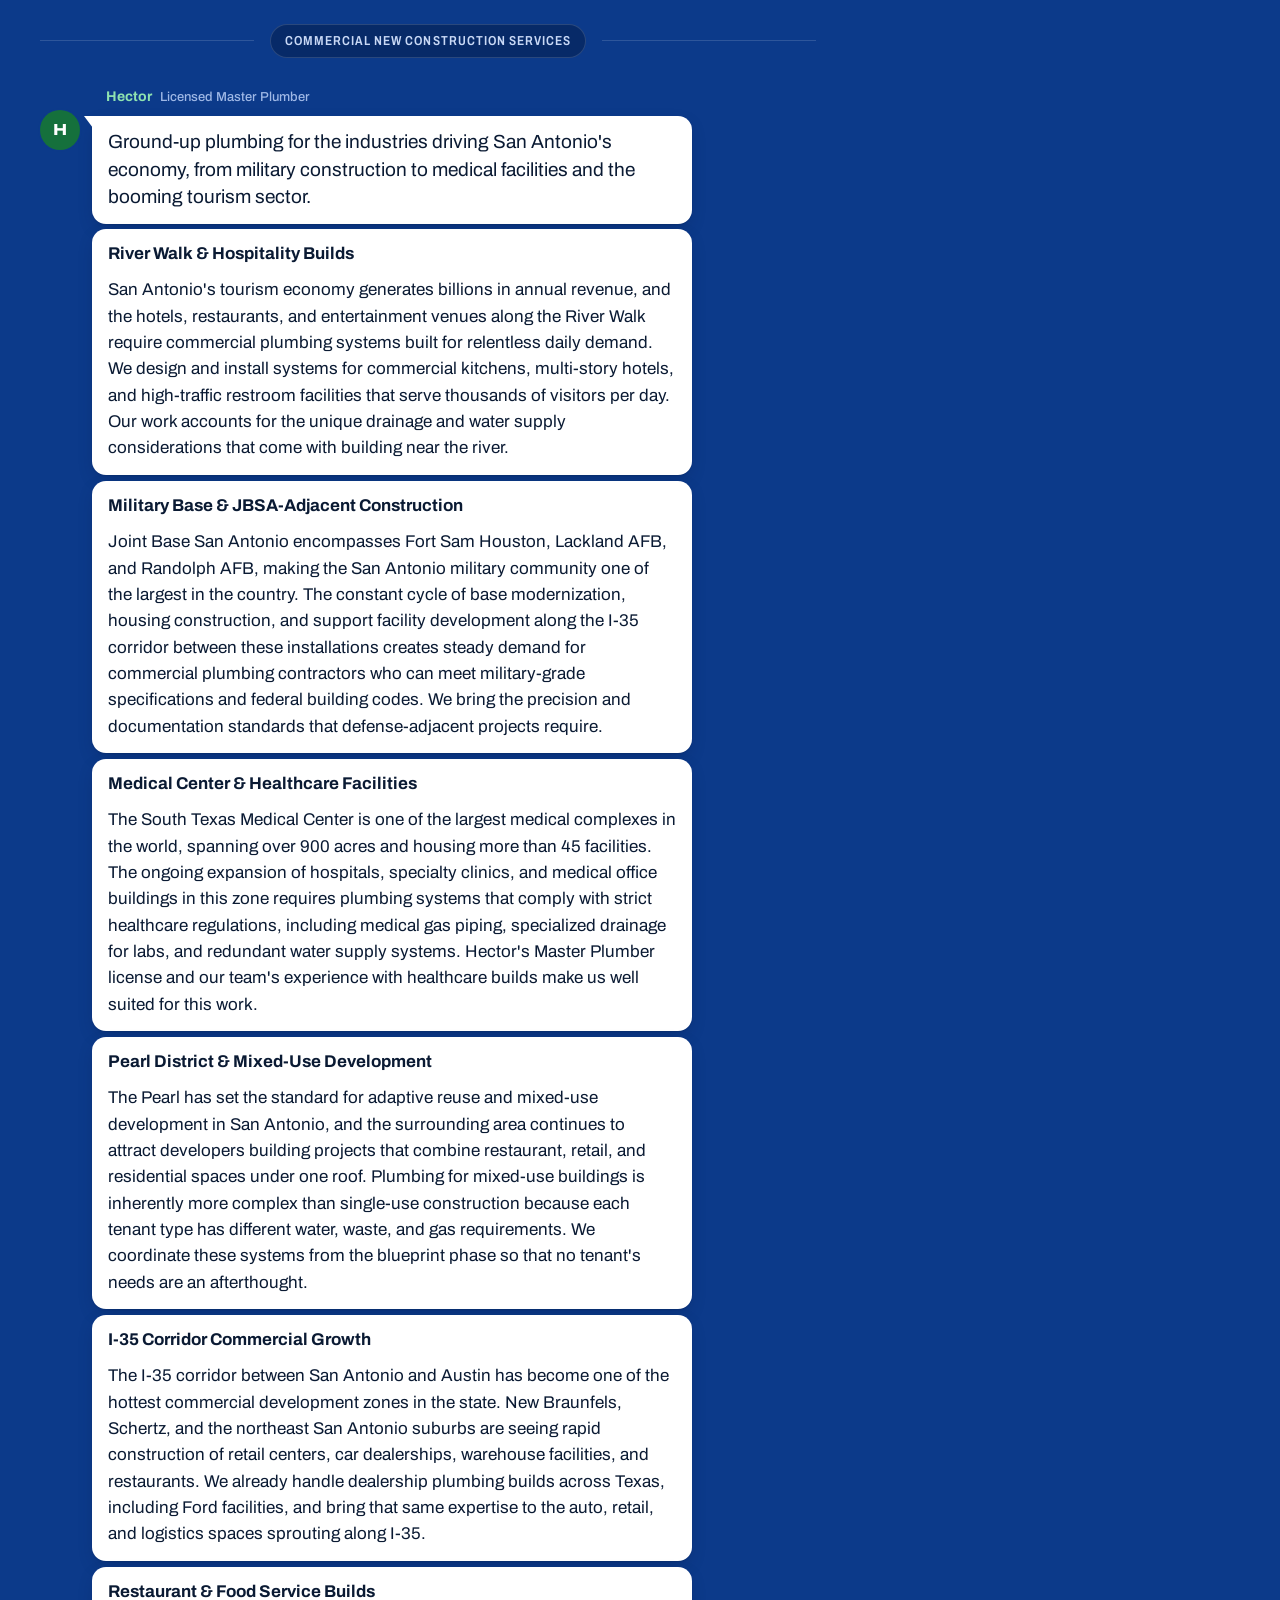
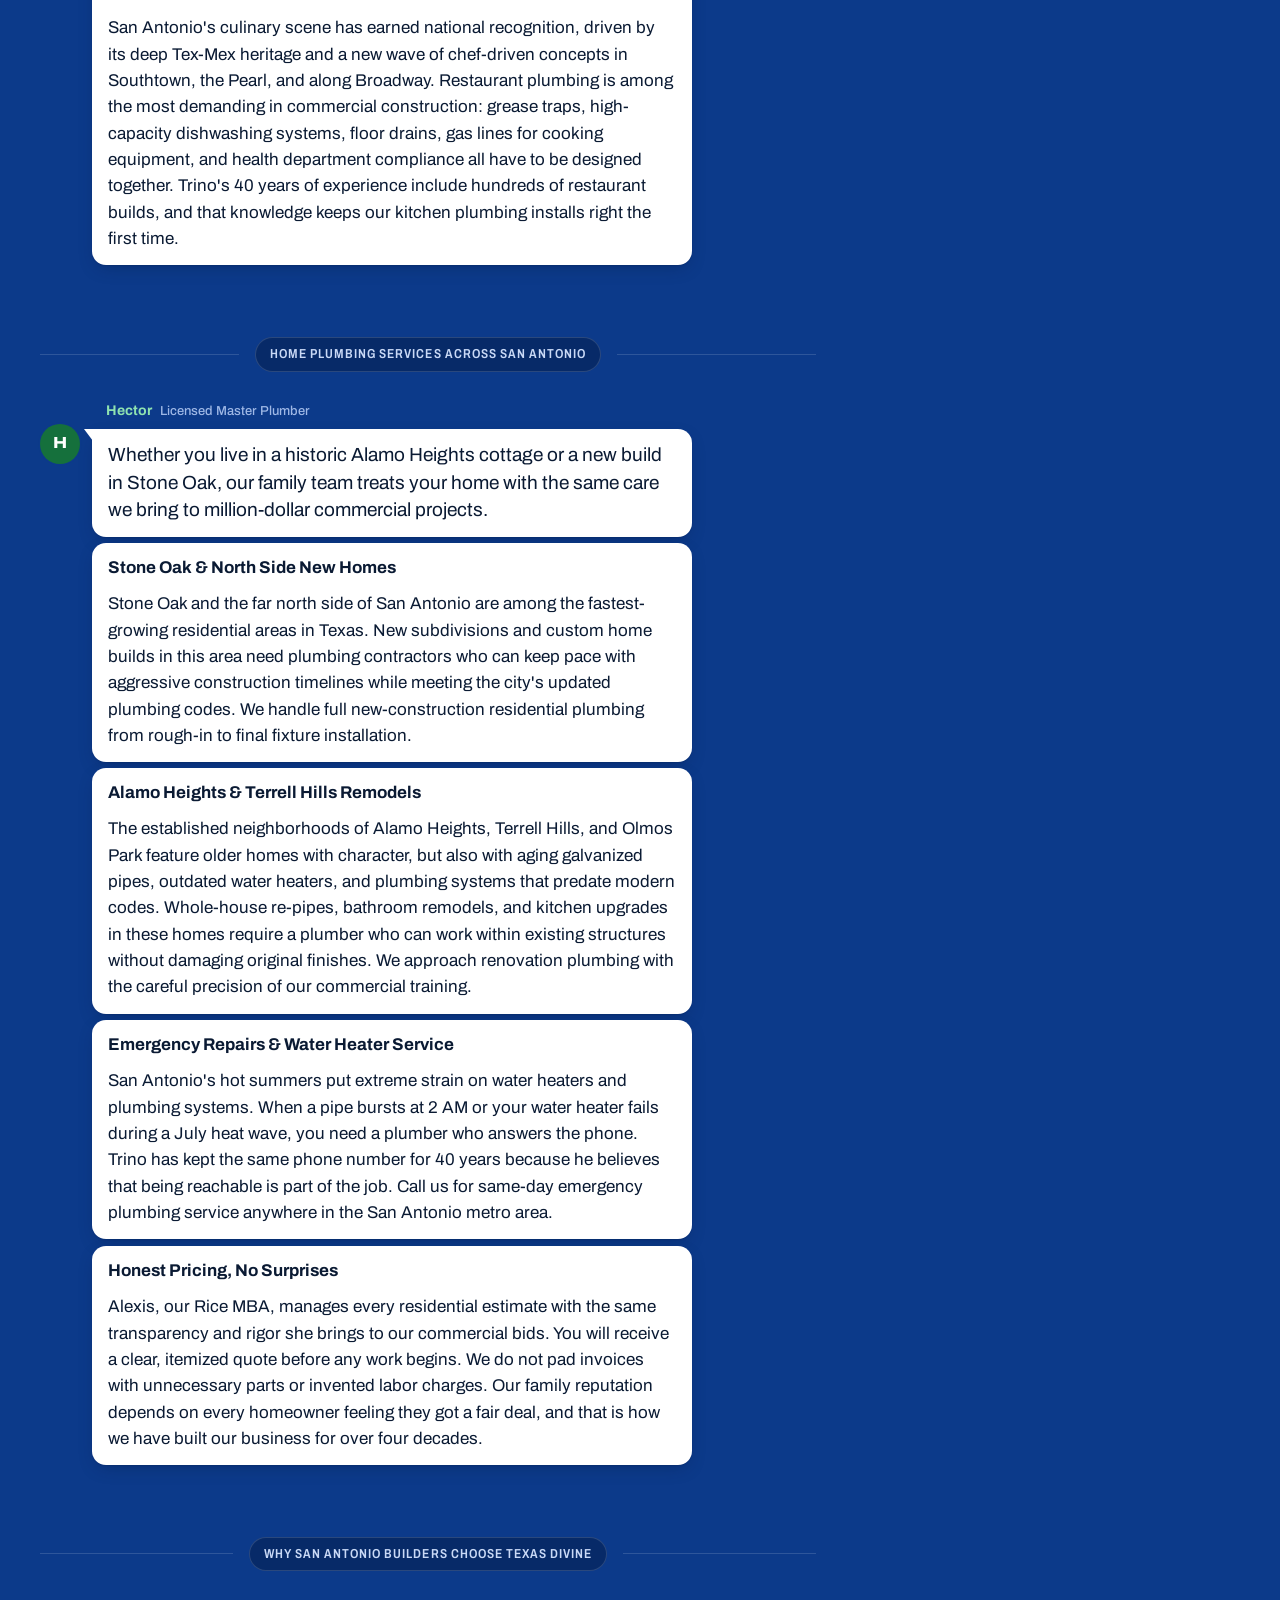
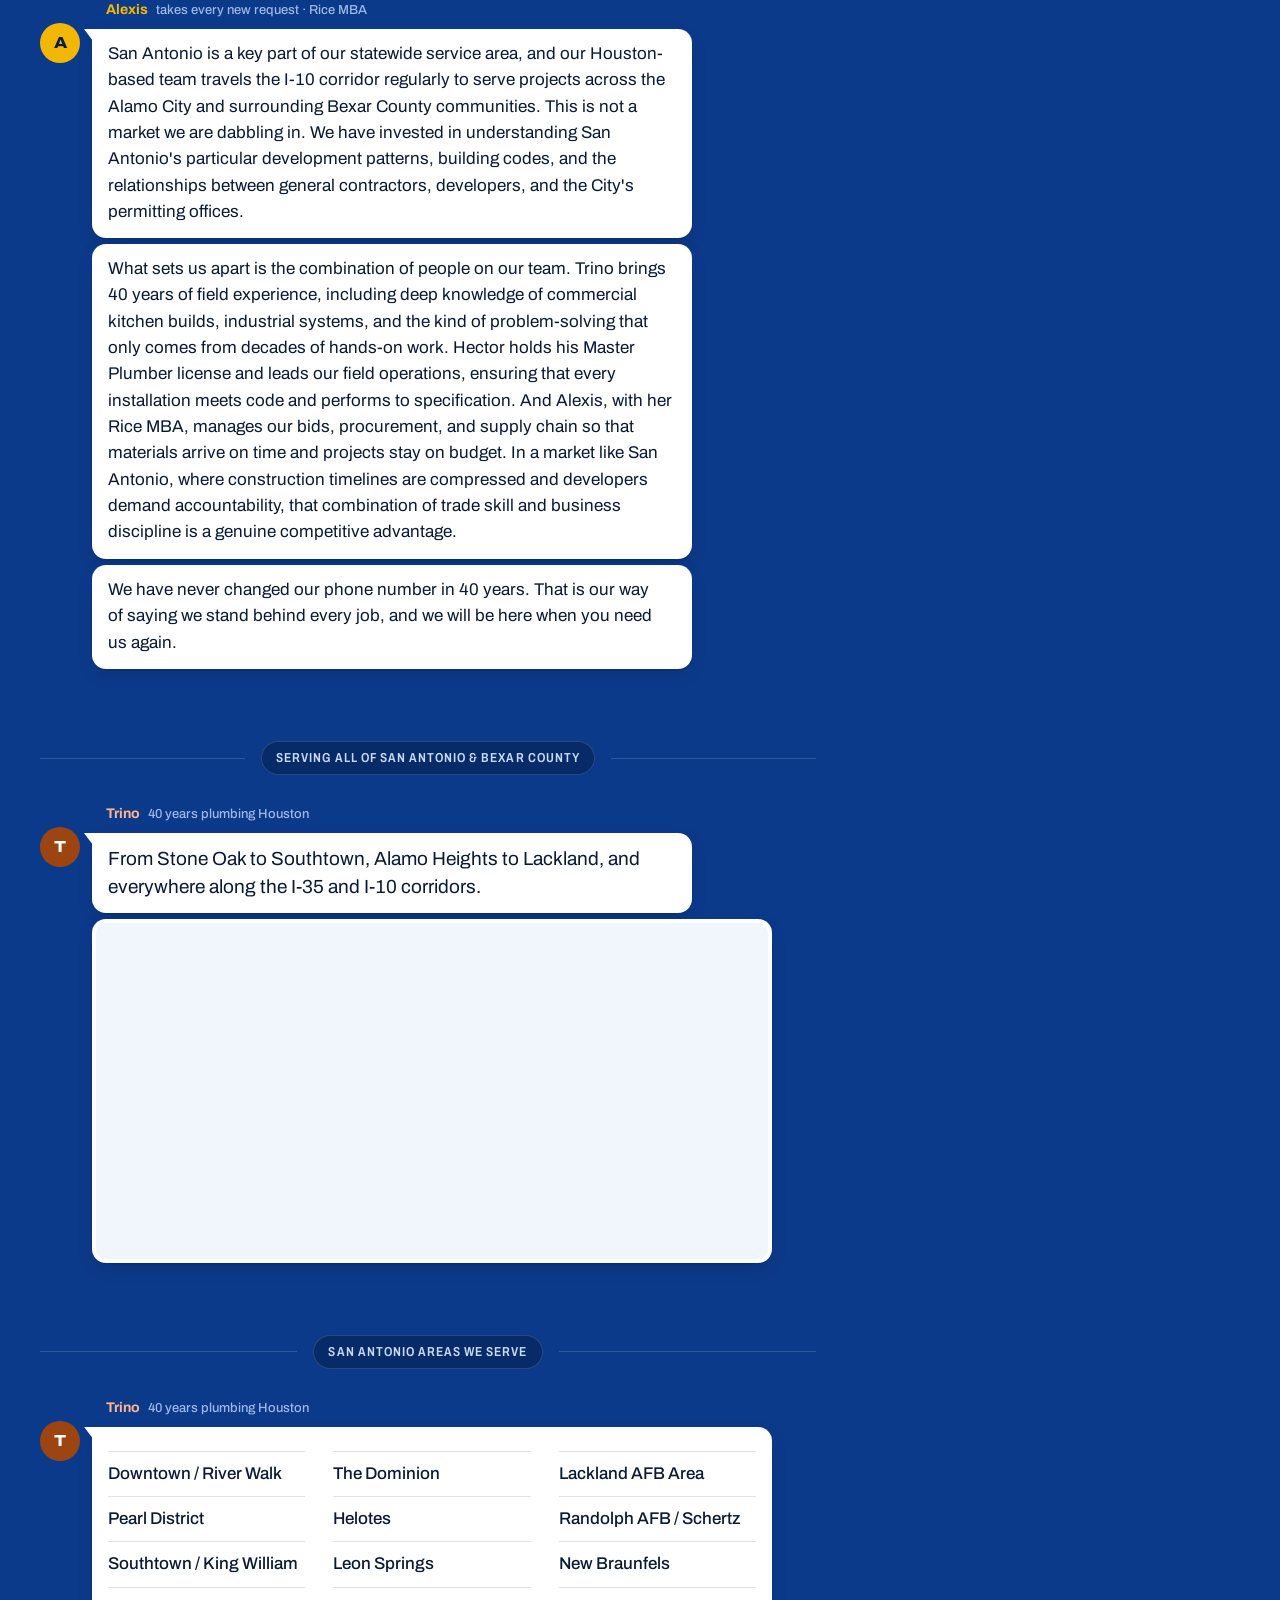
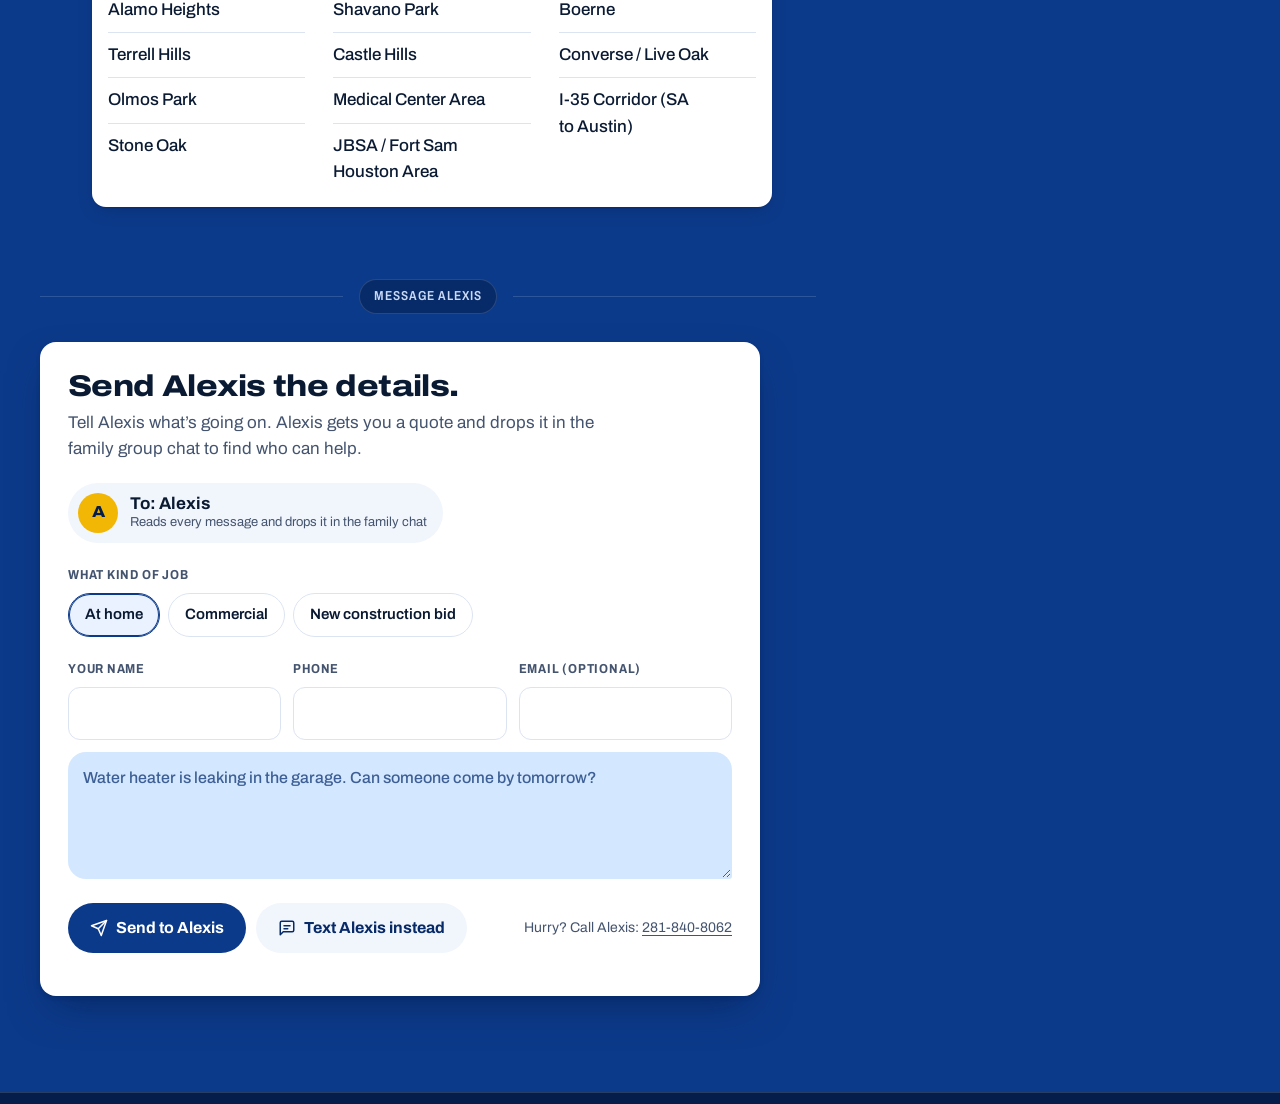
<file: san-antonio-plumbing.html>
<!DOCTYPE html>
<html lang="en">
<head>
    <meta charset="UTF-8">
    <meta name="viewport" content="width=device-width, initial-scale=1.0">
    <title>San Antonio Plumber | Commercial & Residential Plumbing | Texas Divine Plumbing</title>
    <meta name="description" content="San Antonio's trusted commercial and residential plumber. Specializing in new construction plumbing for the River Walk district, Pearl District, military base projects near JBSA, and Medical Center expansion. 65+ years combined experience. Call today.">

    <!-- Canonical -->
    <link rel="canonical" href="https://texasdivineplumbing.com/san-antonio-plumbing.html">

    <!-- Open Graph -->
    <meta property="og:title" content="San Antonio Plumber | Commercial New Construction & Residential | Texas Divine Plumbing">
    <meta property="og:description" content="Expert plumbing services in San Antonio, TX. From River Walk commercial builds to Stone Oak residential projects, our family team brings 65+ years of combined experience to every job.">
    <meta property="og:image" content="https://texasdivineplumbing.com/images/og-image.jpg">
    <meta property="og:url" content="https://texasdivineplumbing.com/san-antonio-plumbing.html">
    <meta property="og:type" content="website">
    <meta property="og:locale" content="en_US">
    <meta property="og:site_name" content="Texas Divine Plumbing">

    <!-- Twitter Card -->
    <meta name="twitter:card" content="summary_large_image">
    <meta name="twitter:title" content="San Antonio Plumber | Texas Divine Plumbing">
    <meta name="twitter:description" content="Commercial new construction and residential plumbing in San Antonio. River Walk, Pearl District, Medical Center, military base projects. 65+ years experience.">
    <meta name="twitter:image" content="https://texasdivineplumbing.com/images/og-image.jpg">

    <!-- Favicon -->
    <link rel="icon" type="image/png" href="images/web/logo-256.png">
    <link rel="apple-touch-icon" href="images/web/logo-256.png">

    <!-- Google Analytics 4 (Replace G-XXXXXXXXXX with your measurement ID) -->
    <script async src="https://www.googletagmanager.com/gtag/js?id=G-XXXXXXXXXX"></script>
    <script>
      window.dataLayer = window.dataLayer || [];
      function gtag(){dataLayer.push(arguments);}
      gtag('js', new Date());
      gtag('config', 'G-XXXXXXXXXX');
    </script>

    <!-- Fonts -->
    <link rel="preconnect" href="https://fonts.googleapis.com">
    <link rel="preconnect" href="https://fonts.gstatic.com" crossorigin>
    <link href="https://fonts.googleapis.com/css2?family=Archivo:wdth,wght@62..125,100..900&display=swap" rel="stylesheet">
    <meta name="theme-color" content="#072a68">

    <!-- Styles -->
    <link rel="stylesheet" href="css/styles.css">

    <!-- JSON-LD: LocalBusiness (Plumber) - San Antonio Specific -->
    <script type="application/ld+json">
    {
        "@context": "https://schema.org",
        "@type": "Plumber",
        "name": "Texas Divine Plumbing - San Antonio",
        "url": "https://texasdivineplumbing.com/san-antonio-plumbing.html",
        "logo": "https://texasdivineplumbing.com/images/logo.png",
        "image": "https://texasdivineplumbing.com/images/commercial-banner.jpg",
        "description": "San Antonio commercial new construction and residential plumbing services. Serving the River Walk commercial district, Pearl District, Southtown, Medical Center, JBSA-area military construction, Stone Oak, Alamo Heights, and the I-35 corridor. Licensed Master Plumber on staff with 65+ years combined team experience.",
        "telephone": ["+18326916675", "+17138755353", "+12818408062"],
        "email": "texasdivineplumbing@gmail.com",
        "address": {
            "@type": "PostalAddress",
            "addressLocality": "San Antonio",
            "addressRegion": "TX",
            "postalCode": "78205",
            "addressCountry": "US"
        },
        "geo": {
            "@type": "GeoCoordinates",
            "latitude": 29.4241,
            "longitude": -98.4936
        },
        "areaServed": [
            { "@type": "City", "name": "San Antonio", "addressRegion": "TX" },
            { "@type": "Place", "name": "Alamo Heights", "address": { "@type": "PostalAddress", "addressRegion": "TX" } },
            { "@type": "Place", "name": "Stone Oak", "address": { "@type": "PostalAddress", "addressRegion": "TX" } },
            { "@type": "Place", "name": "Southtown", "address": { "@type": "PostalAddress", "addressRegion": "TX" } },
            { "@type": "Place", "name": "Pearl District", "address": { "@type": "PostalAddress", "addressRegion": "TX" } },
            { "@type": "Place", "name": "Boerne", "address": { "@type": "PostalAddress", "addressRegion": "TX" } },
            { "@type": "Place", "name": "New Braunfels", "address": { "@type": "PostalAddress", "addressRegion": "TX" } },
            { "@type": "Place", "name": "Schertz", "address": { "@type": "PostalAddress", "addressRegion": "TX" } }
        ],
        "openingHoursSpecification": [
            {
                "@type": "OpeningHoursSpecification",
                "dayOfWeek": ["Monday", "Tuesday", "Wednesday", "Thursday", "Friday"],
                "opens": "07:00",
                "closes": "18:00"
            },
            {
                "@type": "OpeningHoursSpecification",
                "dayOfWeek": "Saturday",
                "opens": "08:00",
                "closes": "14:00"
            }
        ],
        "priceRange": "$$",
        "paymentAccepted": "Cash, Check, Credit Card",
        "knowsAbout": [
            "Commercial Plumbing",
            "New Construction Plumbing",
            "Military Base Construction Plumbing",
            "Hospitality Industry Plumbing",
            "Medical Facility Plumbing",
            "Residential Plumbing",

            "Blueprint Reading",
            "Plumbing System Design"
        ],
        "employee": [
            {
                "@type": "Person",
                "name": "Trino",
                "jobTitle": "Industry Veteran & Founder",
                "description": "40-year Houston plumbing veteran"
            },
            {
                "@type": "Person",
                "name": "Hector",
                "jobTitle": "Master Plumber",
                "description": "Licensed Master Plumber specializing in complex commercial systems"
            },
            {
                "@type": "Person",
                "name": "Alexis",
                "jobTitle": "Operations Manager",
                "description": "Rice MBA, manages bids, procurement, and supply chain optimization"
            }
        ]
    }
    </script>
</head>
<body>
    <a href="#main-content" class="skip-link">Skip to content</a>
    <svg width="0" height="0" style="position:absolute" aria-hidden="true" focusable="false">
        <symbol id="i-phone" viewBox="0 0 24 24"><path d="M22 16.92v3a2 2 0 0 1-2.18 2 19.79 19.79 0 0 1-8.63-3.07 19.5 19.5 0 0 1-6-6 19.79 19.79 0 0 1-3.07-8.67A2 2 0 0 1 4.11 2h3a2 2 0 0 1 2 1.72c.13.96.36 1.9.7 2.81a2 2 0 0 1-.45 2.11L8.09 9.91a16 16 0 0 0 6 6l1.27-1.27a2 2 0 0 1 2.11-.45c.91.34 1.85.57 2.81.7A2 2 0 0 1 22 16.92z"/></symbol>
        <symbol id="i-text" viewBox="0 0 24 24"><path d="M21 15a2 2 0 0 1-2 2H7l-4 4V5a2 2 0 0 1 2-2h14a2 2 0 0 1 2 2z"/><path d="M8 9h8M8 13h5"/></symbol>
        <symbol id="i-pin" viewBox="0 0 24 24"><path d="M12 17v5"/><path d="M9 10.76a2 2 0 0 1-1.11 1.79l-1.78.9A2 2 0 0 0 5 15.24V16a1 1 0 0 0 1 1h12a1 1 0 0 0 1-1v-.76a2 2 0 0 0-1.11-1.79l-1.78-.9A2 2 0 0 1 15 10.76V7a1 1 0 0 1 1-1 2 2 0 0 0 0-4H8a2 2 0 0 0 0 4 1 1 0 0 1 1 1z"/></symbol>
        <symbol id="i-star" viewBox="0 0 24 24"><path fill="currentColor" stroke="none" d="M12 2l3.09 6.26L22 9.27l-5 4.87 1.18 6.88L12 17.77l-6.18 3.25L7 14.14 2 9.27l6.91-1.01z"/></symbol>
        <symbol id="i-check" viewBox="0 0 24 24"><path d="M20 6L9 17l-5-5"/></symbol>
        <symbol id="i-out" viewBox="0 0 24 24"><path d="M7 17L17 7M8 7h9v9"/></symbol>
        <symbol id="i-down" viewBox="0 0 24 24"><path d="M6 9l6 6 6-6"/></symbol>
        <symbol id="i-menu" viewBox="0 0 24 24"><path d="M4 7h16M4 12h16M4 17h16"/></symbol>
        <symbol id="i-close" viewBox="0 0 24 24"><path d="M18 6L6 18M6 6l12 12"/></symbol>
        <symbol id="i-forward" viewBox="0 0 24 24"><path d="M15 17l5-5-5-5"/><path d="M4 18v-2a4 4 0 0 1 4-4h12"/></symbol>
        <symbol id="i-send" viewBox="0 0 24 24"><path d="M22 2L11 13"/><path d="M22 2l-7 20-4-9-9-4z"/></symbol>
        <symbol id="i-mail" viewBox="0 0 24 24"><rect x="2" y="4" width="20" height="16" rx="2"/><path d="M22 7l-10 6L2 7"/></symbol>
        <symbol id="i-shield" viewBox="0 0 24 24"><path d="M12 22s8-4 8-10V5l-8-3-8 3v7c0 6 8 10 8 10z"/><path d="M9 12l2 2 4-4"/></symbol>
        <symbol id="i-arrow" viewBox="0 0 24 24"><path d="M5 12h14M13 6l6 6-6 6"/></symbol>
        <symbol id="i-reddit" viewBox="0 0 24 24"><path fill="currentColor" stroke="none" d="M12 0C5.373 0 0 5.373 0 12c0 3.313 1.344 6.312 3.516 8.484L1.5 24l3.797-1.969A11.94 11.94 0 0 0 12 24c6.627 0 12-5.373 12-12S18.627 0 12 0zm5.6 12.29a1.4 1.4 0 0 1 .01.24c0 2.45-2.85 4.43-6.37 4.43s-6.37-1.98-6.37-4.43c0-.08.003-.16.01-.24a1.56 1.56 0 1 1 1.72-2.53 7.7 7.7 0 0 1 4.2-1.33l.8-3.76 2.61.56a1.12 1.12 0 1 1-.13.61l-2.33-.5-.71 3.35a7.7 7.7 0 0 1 4.14 1.33 1.56 1.56 0 1 1 1.72 2.54zM8.9 13.4a1.12 1.12 0 1 0 0-2.24 1.12 1.12 0 0 0 0 2.24zm6.2 0a1.12 1.12 0 1 0 0-2.24 1.12 1.12 0 0 0 0 2.24zm-.42 1.9a.4.4 0 0 1 .56.56 3.9 3.9 0 0 1-2.74 1 3.9 3.9 0 0 1-2.74-1 .4.4 0 0 1 .56-.56c.6.53 1.4.79 2.18.79.78 0 1.58-.26 2.18-.79z"/></symbol>
        <symbol id="i-google" viewBox="0 0 24 24"><path fill="currentColor" stroke="none" d="M12.48 10.92v3.28h7.84c-.24 1.84-.85 3.19-1.79 4.13-1.15 1.15-2.93 2.4-6.05 2.4-4.83 0-8.6-3.89-8.6-8.72s3.77-8.72 8.6-8.72c2.6 0 4.51 1.03 5.91 2.35l2.31-2.31C18.75 1.44 16.13 0 12.48 0 5.87 0 .31 5.39.31 12s5.56 12 12.17 12c3.57 0 6.27-1.17 8.37-3.36 2.16-2.16 2.84-5.21 2.84-7.67 0-.76-.05-1.47-.17-2.05H12.48z"/></symbol>
    </svg>
    <header class="topbar">
        <div class="topbar__inner">
            <a class="brand" href="index.html" aria-label="Texas Divine Plumbing, home">
                <span class="brand__mark"><img src="images/web/logo-256.png" alt="" width="40" height="40"></span>
                <span class="brand__text">
                    <span class="brand__name">Texas Divine Plumbing</span>
                    <span class="brand__meta" data-i18n="meta">Trino, Hector, Alexis + 7 uncles</span>
                </span>
            </a>
            <nav class="nav" id="site-nav" aria-label="Main">
                <ul class="nav__list">
                    <li><a class="nav__link" href="index.html#work" data-i18n="nav.work">Our work</a></li>
                    <li><a class="nav__link" href="index.html#reviews" data-i18n="nav.reviews">Reviews</a></li>
                    <li><a class="nav__link" href="faq.html">FAQ</a></li>
                    <li class="nav__item--has-sub">
                        <button class="nav__link" type="button" aria-expanded="false" data-sub-toggle><span data-i18n="nav.areas">Service areas</span> <svg class="icon" aria-hidden="true"><use href="#i-down"/></svg></button>
                        <ul class="nav__sub">
                            <li><a href="houston-plumbing.html">Houston</a></li>
                            <li><a href="dallas-plumbing.html">Dallas</a></li>
                            <li><a href="san-antonio-plumbing.html" aria-current="page">San Antonio</a></li>
                            <li><a href="austin-plumbing.html">Austin</a></li>
                        </ul>
                    </li>
                    <li><a class="nav__link" href="blog.html">Blog</a></li>
                    <li><a class="nav__link" href="index.html#message" data-i18n="nav.message">Message us</a></li>
                    <li class="nav__lang">
                        <div class="lang" role="group" aria-label="Language">
                            <button type="button" data-lang="en" class="active" aria-pressed="true">English</button>
                            <button type="button" data-lang="es" aria-pressed="false">Español</button>
                        </div>
                        <a class="chip chip--alexis chip--xl nav__call" href="tel:+12818408062"><svg class="icon" aria-hidden="true"><use href="#i-phone"/></svg><span data-i18n="cta.call">Call Alexis</span> <span class="chip__num">281-840-8062</span></a>
                    </li>
                </ul>
            </nav>
            <div class="lang" role="group" aria-label="Language">
                <button type="button" data-lang="en" class="active" aria-pressed="true">EN</button>
                <button type="button" data-lang="es" aria-pressed="false">ES</button>
            </div>
            <a class="topbar__call" href="tel:+12818408062"><svg class="icon" aria-hidden="true"><use href="#i-phone"/></svg><span data-i18n="call">Call Alexis</span><span class="topbar__call-num">&nbsp;· 281-840-8062</span></a>
            <button class="menu-toggle" type="button" aria-expanded="false" aria-controls="site-nav" aria-label="Open menu"><svg class="icon" aria-hidden="true"><use href="#i-menu"/></svg></button>
        </div>
    </header>

    <main id="main-content" class="layout">
        <section class="pin" aria-labelledby="pin-title">
            <div class="pinned">
                <h1 class="pin__title pin__title--long" id="pin-title">San Antonio Commercial New Construction &amp; Residential Plumbing</h1>
                <p class="pinned__by"><span class="avatar avatar--alexis" aria-hidden="true">A</span><svg class="icon" aria-hidden="true"><use href="#i-pin"/></svg><span data-i18n="pin.byShort">Pinned by Alexis &middot; every new request starts with Alexis</span></p>
            </div>
            <div class="pin__cta">
                <a class="chip chip--alexis chip--xl" href="tel:+12818408062"><svg class="icon" aria-hidden="true"><use href="#i-phone"/></svg><span><span data-i18n="cta.call">Call Alexis</span> <span class="chip__num">281-840-8062</span></span></a>
                <a class="chip chip--light chip--xl" href="sms:+12818408062?&amp;body=Hello%2C%20Thanks%20for%20reaching%20out%21%20To%20provide%20a%20quote%20please%20answer%20the%20following%3A%0A%0AAddress%3F%0A%0AWhat%E2%80%99s%20the%20situation%3F%0A%0AHow%20soon%20do%20you%20want%20it%20fixed%3F%0A%0AAny%20pictures%3F%0A%0AThank%20you%21"><svg class="icon" aria-hidden="true"><use href="#i-text"/></svg><span data-i18n="cta.text">Text Alexis</span></a>
            </div>
        </section>

        <div class="thread">
                        <div class="group group--alexis">
                <span class="group__avatar avatar avatar--alexis" aria-hidden="true">A</span>
                <div class="group__body">
                    <p class="group__name">Alexis <span>takes every new request</span></p>
                    <div class="typing" aria-hidden="true"><i></i><i></i><i></i></div>
                    <p class="bubble bubble--big">From the bustling River Walk commercial corridor to the rapid residential growth in Stone Oak, Texas Divine Plumbing brings 65 years of combined expertise to the Alamo City. We build plumbing systems for San Antonio's booming hospitality, healthcare, and military-adjacent construction sectors.</p>
                </div>
            </div>
            <h2 class="day"><span class="day__label">Why San Antonio Needs Expert Plumbing Partners</span></h2>
            <div class="group group--alexis">
                <span class="group__avatar avatar avatar--alexis" aria-hidden="true">A</span>
                <div class="group__body">
                    <p class="group__name">Alexis <span>takes every new request · Rice MBA</span></p>
                    <div class="typing" aria-hidden="true"><i></i><i></i><i></i></div>
                    <p class="bubble bubble--big">San Antonio is one of the fastest-growing major cities in the United States, and that growth demands plumbing contractors who understand the scale, complexity, and pace of development happening across Bexar County.</p>
                    <p class="bubble">The San Antonio River Walk draws more than 11 million visitors annually, making it the most visited attraction in the state. Behind every restaurant, hotel, and entertainment venue along those winding pathways is a commercial plumbing system that has to perform under extraordinary demand. When a River Walk restaurant needs a ground-up build or a major refit, they need a plumbing team that has handled high-volume commercial kitchens and understands the unique challenges of building near the San Antonio River floodplain. That is where we come in.</p>
                    <p class="bubble">But the River Walk is only one piece of San Antonio's story. The Pearl District has transformed from a shuttered brewery into one of the most celebrated mixed-use developments in Texas, blending boutique restaurants, residential lofts, the Culinary Institute of America campus, and upscale retail. Southtown, just south of downtown, continues to attract creative businesses, galleries, and new restaurant concepts that all require thoughtful plumbing design from day one. These neighborhoods reward contractors who do it right the first time, because tearing open finished spaces to fix shortcuts is not an option in high-end buildouts.</p>
                </div>
            </div>
            <h2 class="day"><span class="day__label">Commercial New Construction Services</span></h2>
            <div class="group group--hector">
                <span class="group__avatar avatar avatar--hector" aria-hidden="true">H</span>
                <div class="group__body">
                    <p class="group__name">Hector <span>Licensed Master Plumber</span></p>
                    <div class="typing" aria-hidden="true"><i></i><i></i><i></i></div>
                    <p class="bubble bubble--big">Ground-up plumbing for the industries driving San Antonio's economy, from military construction to medical facilities and the booming tourism sector.</p>
                    <div class="bubble"><p><strong>River Walk &amp; Hospitality Builds</strong></p><p>San Antonio's tourism economy generates billions in annual revenue, and the hotels, restaurants, and entertainment venues along the River Walk require commercial plumbing systems built for relentless daily demand. We design and install systems for commercial kitchens, multi-story hotels, and high-traffic restroom facilities that serve thousands of visitors per day. Our work accounts for the unique drainage and water supply considerations that come with building near the river.</p></div>
                    <div class="bubble"><p><strong>Military Base &amp; JBSA-Adjacent Construction</strong></p><p>Joint Base San Antonio encompasses Fort Sam Houston, Lackland AFB, and Randolph AFB, making the San Antonio military community one of the largest in the country. The constant cycle of base modernization, housing construction, and support facility development along the I-35 corridor between these installations creates steady demand for commercial plumbing contractors who can meet military-grade specifications and federal building codes. We bring the precision and documentation standards that defense-adjacent projects require.</p></div>
                    <div class="bubble"><p><strong>Medical Center &amp; Healthcare Facilities</strong></p><p>The South Texas Medical Center is one of the largest medical complexes in the world, spanning over 900 acres and housing more than 45 facilities. The ongoing expansion of hospitals, specialty clinics, and medical office buildings in this zone requires plumbing systems that comply with strict healthcare regulations, including medical gas piping, specialized drainage for labs, and redundant water supply systems. Hector's Master Plumber license and our team's experience with healthcare builds make us well suited for this work.</p></div>
                    <div class="bubble"><p><strong>Pearl District &amp; Mixed-Use Development</strong></p><p>The Pearl has set the standard for adaptive reuse and mixed-use development in San Antonio, and the surrounding area continues to attract developers building projects that combine restaurant, retail, and residential spaces under one roof. Plumbing for mixed-use buildings is inherently more complex than single-use construction because each tenant type has different water, waste, and gas requirements. We coordinate these systems from the blueprint phase so that no tenant's needs are an afterthought.</p></div>
                    <div class="bubble"><p><strong>I-35 Corridor Commercial Growth</strong></p><p>The I-35 corridor between San Antonio and Austin has become one of the hottest commercial development zones in the state. New Braunfels, Schertz, and the northeast San Antonio suburbs are seeing rapid construction of retail centers, car dealerships, warehouse facilities, and restaurants. We already handle dealership plumbing builds across Texas, including Ford facilities, and bring that same expertise to the auto, retail, and logistics spaces sprouting along I-35.</p></div>
                    <div class="bubble"><p><strong>Restaurant &amp; Food Service Builds</strong></p><p>San Antonio's culinary scene has earned national recognition, driven by its deep Tex-Mex heritage and a new wave of chef-driven concepts in Southtown, the Pearl, and along Broadway. Restaurant plumbing is among the most demanding in commercial construction: grease traps, high-capacity dishwashing systems, floor drains, gas lines for cooking equipment, and health department compliance all have to be designed together. Trino's 40 years of experience include hundreds of restaurant builds, and that knowledge keeps our kitchen plumbing installs right the first time.</p></div>
                </div>
            </div>
            <h2 class="day"><span class="day__label">Home Plumbing Services Across San Antonio</span></h2>
            <div class="group group--hector">
                <span class="group__avatar avatar avatar--hector" aria-hidden="true">H</span>
                <div class="group__body">
                    <p class="group__name">Hector <span>Licensed Master Plumber</span></p>
                    <div class="typing" aria-hidden="true"><i></i><i></i><i></i></div>
                    <p class="bubble bubble--big">Whether you live in a historic Alamo Heights cottage or a new build in Stone Oak, our family team treats your home with the same care we bring to million-dollar commercial projects.</p>
                    <div class="bubble"><p><strong>Stone Oak &amp; North Side New Homes</strong></p><p>Stone Oak and the far north side of San Antonio are among the fastest-growing residential areas in Texas. New subdivisions and custom home builds in this area need plumbing contractors who can keep pace with aggressive construction timelines while meeting the city's updated plumbing codes. We handle full new-construction residential plumbing from rough-in to final fixture installation.</p></div>
                    <div class="bubble"><p><strong>Alamo Heights &amp; Terrell Hills Remodels</strong></p><p>The established neighborhoods of Alamo Heights, Terrell Hills, and Olmos Park feature older homes with character, but also with aging galvanized pipes, outdated water heaters, and plumbing systems that predate modern codes. Whole-house re-pipes, bathroom remodels, and kitchen upgrades in these homes require a plumber who can work within existing structures without damaging original finishes. We approach renovation plumbing with the careful precision of our commercial training.</p></div>
                    <div class="bubble"><p><strong>Emergency Repairs &amp; Water Heater Service</strong></p><p>San Antonio's hot summers put extreme strain on water heaters and plumbing systems. When a pipe bursts at 2 AM or your water heater fails during a July heat wave, you need a plumber who answers the phone. Trino has kept the same phone number for 40 years because he believes that being reachable is part of the job. Call us for same-day emergency plumbing service anywhere in the San Antonio metro area.</p></div>
                    <div class="bubble"><p><strong>Honest Pricing, No Surprises</strong></p><p>Alexis, our Rice MBA, manages every residential estimate with the same transparency and rigor she brings to our commercial bids. You will receive a clear, itemized quote before any work begins. We do not pad invoices with unnecessary parts or invented labor charges. Our family reputation depends on every homeowner feeling they got a fair deal, and that is how we have built our business for over four decades.</p></div>
                </div>
            </div>
            <h2 class="day"><span class="day__label">Why San Antonio Builders Choose Texas Divine</span></h2>
            <div class="group group--alexis">
                <span class="group__avatar avatar avatar--alexis" aria-hidden="true">A</span>
                <div class="group__body">
                    <p class="group__name">Alexis <span>takes every new request · Rice MBA</span></p>
                    <div class="typing" aria-hidden="true"><i></i><i></i><i></i></div>
                    <p class="bubble">San Antonio is a key part of our statewide service area, and our Houston-based team travels the I-10 corridor regularly to serve projects across the Alamo City and surrounding Bexar County communities. This is not a market we are dabbling in. We have invested in understanding San Antonio's particular development patterns, building codes, and the relationships between general contractors, developers, and the City's permitting offices.</p>
                    <p class="bubble">What sets us apart is the combination of people on our team. Trino brings 40 years of field experience, including deep knowledge of commercial kitchen builds, industrial systems, and the kind of problem-solving that only comes from decades of hands-on work. Hector holds his Master Plumber license and leads our field operations, ensuring that every installation meets code and performs to specification. And Alexis, with her Rice MBA, manages our bids, procurement, and supply chain so that materials arrive on time and projects stay on budget. In a market like San Antonio, where construction timelines are compressed and developers demand accountability, that combination of trade skill and business discipline is a genuine competitive advantage.</p>
                    <p class="bubble">We have never changed our phone number in 40 years. That is our way of saying we stand behind every job, and we will be here when you need us again.</p>
                </div>
            </div>
            <h2 class="day"><span class="day__label">Serving All of San Antonio & Bexar County</span></h2>
            <div class="group group--trino">
                <span class="group__avatar avatar avatar--trino" aria-hidden="true">T</span>
                <div class="group__body">
                    <p class="group__name">Trino <span>40 years plumbing Houston</span></p>
                    <div class="typing" aria-hidden="true"><i></i><i></i><i></i></div>
                    <p class="bubble bubble--big">From Stone Oak to Southtown, Alamo Heights to Lackland, and everywhere along the I-35 and I-10 corridors.</p>
                    <div class="bubble bubble--photo bubble--map"><div class="map"><iframe src="https://www.google.com/maps/embed?pb=!1m18!1m12!1m3!1d222388.3746686!2d-98.6152!3d29.4241!2m3!1f0!2f0!3f0!3m2!1i1024!2i768!4f13.1!3m3!1m2!1s0x865c58af04d00eaf%3A0x856e8b57a9f4d6fb!2sSan%20Antonio%2C%20TX!5e0!3m2!1sen!2sus!4v1700000000000" title="Texas Divine Plumbing service area - San Antonio, TX" loading="lazy" allowfullscreen referrerpolicy="no-referrer-when-downgrade"></iframe></div></div>
                </div>
            </div>
            <h2 class="day"><span class="day__label">San Antonio Areas We Serve</span></h2>
            <div class="group group--trino">
                <span class="group__avatar avatar avatar--trino" aria-hidden="true">T</span>
                <div class="group__body">
                    <p class="group__name">Trino <span>40 years plumbing Houston</span></p>
                    <div class="typing" aria-hidden="true"><i></i><i></i><i></i></div>
                    <div class="bubble bubble--wide"><ul class="arealist"><li>Downtown / River Walk</li><li>Pearl District</li><li>Southtown / King William</li><li>Alamo Heights</li><li>Terrell Hills</li><li>Olmos Park</li><li>Stone Oak</li><li>The Dominion</li><li>Helotes</li><li>Leon Springs</li><li>Shavano Park</li><li>Castle Hills</li><li>Medical Center Area</li><li>JBSA / Fort Sam Houston Area</li><li>Lackland AFB Area</li><li>Randolph AFB / Schertz</li><li>New Braunfels</li><li>Boerne</li><li>Converse / Live Oak</li><li>I-35 Corridor (SA to Austin)</li></ul></div>
                </div>
            </div>
            <h2 class="day" id="message"><span class="day__label">Message Alexis</span></h2>

            <form class="composer" id="message-form" name="contact" method="POST" data-netlify="true" netlify-honeypot="bot-field" action="/?sent=1#message" novalidate>
                    <input type="hidden" name="form-name" value="contact">
                    <p hidden><label>Don&rsquo;t fill this out: <input name="bot-field"></label></p>
                    <h3 class="composer__title" data-i18n="composer.title">Send Alexis the details.</h3>
                    <p class="composer__intro" data-i18n="composer.intro">Tell Alexis what&rsquo;s going on. Alexis gets you a quote and drops it in the family group chat to find who can help.</p>

                    <input type="hidden" name="to" value="alexis">
                    <div class="composer__to"><span class="avatar avatar--alexis" aria-hidden="true">A</span><span><b data-i18n="composer.toAlexis">To: Alexis</b><small data-i18n="composer.toNote">Reads every message and drops it in the family chat</small></span></div>

                    <fieldset>
                        <legend class="field-label" data-i18n="composer.kind">What kind of job</legend>
                        <div class="pick pick--plain">
                            <label><input type="radio" name="service" value="residential" checked><span data-i18n="composer.home">At home</span></label>
                            <label><input type="radio" name="service" value="commercial"><span data-i18n="composer.commercial">Commercial</span></label>
                            <label><input type="radio" name="service" value="new-construction"><span data-i18n="composer.newBuild">New construction bid</span></label>
                        </div>
                    </fieldset>

                    <div class="composer__grid">
                        <div class="field">
                            <label class="field-label" for="f-name" data-i18n="composer.name">Your name</label>
                            <input id="f-name" name="name" type="text" autocomplete="name" required>
                        </div>
                        <div class="field">
                            <label class="field-label" for="f-phone" data-i18n="composer.phone">Phone</label>
                            <input id="f-phone" name="phone" type="tel" autocomplete="tel" inputmode="tel" required>
                        </div>
                        <div class="field">
                            <label class="field-label" for="f-email" data-i18n="composer.email">Email (optional)</label>
                            <input id="f-email" name="email" type="email" autocomplete="email">
                        </div>
                    </div>

                    <div class="field composer__message">
                        <label class="sr-only" for="f-message">Message</label>
                        <textarea id="f-message" name="message" rows="4" placeholder="Water heater is leaking in the garage. Can someone come by tomorrow?" data-i18n-ph="composer.ph"></textarea>
                    </div>

                    <div class="composer__actions">
                        <button class="chip" type="submit" data-send><svg class="icon" aria-hidden="true"><use href="#i-send"/></svg><span data-i18n="composer.send">Send to Alexis</span></button>
                        <a class="chip chip--ghost" href="sms:+12818408062?&amp;body=Hello%2C%20Thanks%20for%20reaching%20out%21%20To%20provide%20a%20quote%20please%20answer%20the%20following%3A%0A%0AAddress%3F%0A%0AWhat%E2%80%99s%20the%20situation%3F%0A%0AHow%20soon%20do%20you%20want%20it%20fixed%3F%0A%0AAny%20pictures%3F%0A%0AThank%20you%21" data-text-instead><svg class="icon" aria-hidden="true"><use href="#i-text"/></svg><span data-text-label>Text Alexis instead</span></a>
                        <p class="composer__note"><span data-i18n="composer.note">Hurry? Call Alexis:</span> <a href="tel:+12818408062">281-840-8062</a></p>
                    </div>
                    <p class="composer__status" role="status" aria-live="polite"></p>
                </form>
        </div>

        <aside class="panel" aria-labelledby="panel-title">
            <div class="panel__card">
                <div class="panel__head">
                    <img src="images/web/logo-256.png" alt="Texas Divine Plumbing logo" width="64" height="64" loading="lazy">
                    <div>
                        <h2 class="panel__title" id="panel-title">Texas Divine Plumbing</h2>
                        <p class="panel__sub" data-i18n="panel.sub">Family-owned · Houston, serving all of Texas</p>
                    </div>
                </div>
                <div class="panel__section">
                    <p class="panel__h" data-i18n="panel.start">Every new request goes to Alexis</p>
                    <div class="member member--alexis">
                            <span class="avatar avatar--alexis" aria-hidden="true">A</span>
                            <div>
                                <div class="member__name">Alexis</div>
                                <div class="member__role">Takes every new request · Rice MBA</div>
                                <a class="member__num" href="tel:+12818408062">281-840-8062</a>
                            </div>
                            <div class="member__actions">
                                <a class="icon-btn" href="tel:+12818408062" aria-label="Call Alexis"><svg class="icon" aria-hidden="true"><use href="#i-phone"/></svg></a>
                                <a class="icon-btn" href="sms:+12818408062?&amp;body=Hello%2C%20Thanks%20for%20reaching%20out%21%20To%20provide%20a%20quote%20please%20answer%20the%20following%3A%0A%0AAddress%3F%0A%0AWhat%E2%80%99s%20the%20situation%3F%0A%0AHow%20soon%20do%20you%20want%20it%20fixed%3F%0A%0AAny%20pictures%3F%0A%0AThank%20you%21" aria-label="Text Alexis"><svg class="icon" aria-hidden="true"><use href="#i-text"/></svg></a>
                            </div>
                        </div>
                    <div class="panel__chips">
                        <a class="chip chip--alexis" href="tel:+12818408062"><svg class="icon" aria-hidden="true"><use href="#i-phone"/></svg><span data-i18n="cta.call">Call Alexis</span></a>
                        <a class="chip chip--ghost" href="sms:+12818408062?&amp;body=Hello%2C%20Thanks%20for%20reaching%20out%21%20To%20provide%20a%20quote%20please%20answer%20the%20following%3A%0A%0AAddress%3F%0A%0AWhat%E2%80%99s%20the%20situation%3F%0A%0AHow%20soon%20do%20you%20want%20it%20fixed%3F%0A%0AAny%20pictures%3F%0A%0AThank%20you%21"><svg class="icon" aria-hidden="true"><use href="#i-text"/></svg><span data-i18n="cta.text">Text Alexis</span></a>
                    </div>
                </div>
                <div class="panel__section">
                    <p class="panel__h" data-i18n="panel.members">The plumbers</p>
                    <div class="member member--hector">
                            <span class="avatar avatar--hector" aria-hidden="true">H</span>
                            <div>
                                <div class="member__name">Hector</div>
                                <div class="member__role">Licensed Master Plumber</div>
                                <a class="member__num" href="tel:+18326916675">832-691-6675</a>
                            </div>
                            <div class="member__actions">
                                <a class="icon-btn" href="tel:+18326916675" aria-label="Call Hector"><svg class="icon" aria-hidden="true"><use href="#i-phone"/></svg></a>
                                <a class="icon-btn" href="sms:+18326916675?&amp;body=Hello%2C%20Thanks%20for%20reaching%20out%21%20To%20provide%20a%20quote%20please%20answer%20the%20following%3A%0A%0AAddress%3F%0A%0AWhat%E2%80%99s%20the%20situation%3F%0A%0AHow%20soon%20do%20you%20want%20it%20fixed%3F%0A%0AAny%20pictures%3F%0A%0AThank%20you%21" aria-label="Text Hector"><svg class="icon" aria-hidden="true"><use href="#i-text"/></svg></a>
                            </div>
                        </div>
                    <div class="member member--trino">
                            <span class="avatar avatar--trino" aria-hidden="true">T</span>
                            <div>
                                <div class="member__name">Trino</div>
                                <div class="member__role">40 years plumbing Houston</div>
                                <a class="member__num" href="tel:+17138755353">713-875-5353</a>
                            </div>
                            <div class="member__actions">
                                <a class="icon-btn" href="tel:+17138755353" aria-label="Call Trino"><svg class="icon" aria-hidden="true"><use href="#i-phone"/></svg></a>
                                <a class="icon-btn" href="sms:+17138755353?&amp;body=Hello%2C%20Thanks%20for%20reaching%20out%21%20To%20provide%20a%20quote%20please%20answer%20the%20following%3A%0A%0AAddress%3F%0A%0AWhat%E2%80%99s%20the%20situation%3F%0A%0AHow%20soon%20do%20you%20want%20it%20fixed%3F%0A%0AAny%20pictures%3F%0A%0AThank%20you%21" aria-label="Text Trino"><svg class="icon" aria-hidden="true"><use href="#i-text"/></svg></a>
                            </div>
                        </div>
                </div>
                <div class="panel__section">
                    <p class="panel__h" data-i18n="panel.check">Check us out</p>
                    <div class="facts">
                        <a class="fact" href="index.html#reviews"><span class="fact__k">Google reviews</span><span class="fact__v">5.0 <svg class="icon" aria-hidden="true"><use href="#i-star"/></svg> · 47</span></a>
                        <a class="fact" href="https://www.reddit.com/r/houston/comments/1hpouwl/plumbers_for_houston/m4j86ie/" target="_blank" rel="noopener"><span class="fact__k">r/houston</span><span class="fact__v">#1 recommended <svg class="icon" aria-hidden="true"><use href="#i-out"/></svg></span></a>
                        <div class="fact"><span class="fact__k">Texas license</span><span class="fact__v">Master Plumber</span></div>
                        <div class="fact"><span class="fact__k">Hours</span><span class="fact__v">Mon–Fri 7am–6pm · Sat 8am–2pm</span></div>
                    </div>
                </div>
            </div>
        </aside>
    </main>

    <footer class="footer">
        <div class="footer__inner">
            <div class="footer__top">
                <div class="footer__brand">
                    <span class="brand__mark"><img src="images/web/logo-256.png" alt="" width="72" height="72" loading="lazy"></span>
                    <div>
                        <p class="footer__line" data-i18n="footer.line">Same number for 40 years.</p>
                        <p data-i18n="footer.sub">A family of plumbers in Houston, serving all of Texas. Licensed &amp; insured.</p>
                    </div>
                </div>
                <div>
                    <h3>Call</h3>
                    <ul>
                        <li><a href="tel:+12818408062">Alexis · 281-840-8062</a></li>
                        <li><a href="tel:+18326916675">Hector · 832-691-6675</a></li>
                        <li><a href="tel:+17138755353">Trino · 713-875-5353</a></li>
                        <li><a href="mailto:texasdivineplumbing@gmail.com">texasdivineplumbing@gmail.com</a></li>
                    </ul>
                </div>
                <div>
                    <h3 data-i18n="nav.areas">Service areas</h3>
                    <ul>
                        <li><a href="houston-plumbing.html">Houston</a></li>
                        <li><a href="dallas-plumbing.html">Dallas</a></li>
                        <li><a href="san-antonio-plumbing.html">San Antonio</a></li>
                        <li><a href="austin-plumbing.html">Austin</a></li>
                    </ul>
                </div>
                <div>
                    <h3>More</h3>
                    <ul>
                        <li><a href="index.html#work" data-i18n="nav.work">Our work</a></li>
                        <li><a href="index.html#reviews" data-i18n="nav.reviews">Reviews</a></li>
                        <li><a href="faq.html">FAQ</a></li>
                        <li><a href="blog.html">Blog</a></li>
                    </ul>
                </div>
            </div>
            <div class="footer__bottom">
                <span>&copy; 2026 Texas Divine Plumbing</span>
                <span>Mon–Fri 7am–6pm · Sat 8am–2pm</span>
                <!-- TODO: add the Texas Master Plumber license number (M-XXXXX) here once confirmed -->
                <nav aria-label="Footer">
                    <a href="https://www.reddit.com/r/houston/comments/1hpouwl/plumbers_for_houston/m4j86ie/" target="_blank" rel="noopener">r/houston thread</a>
                    <a href="index.html#message" data-i18n="nav.message">Message us</a>
                </nav>
            </div>
        </div>
    </footer>

    <nav class="dock" aria-label="Call or text Alexis">
        <a class="dock__alexis" href="tel:+12818408062"><svg class="icon" aria-hidden="true"><use href="#i-phone"/></svg><span data-i18n="cta.call">Call Alexis</span></a>
        <a class="dock__textalexis" href="sms:+12818408062?&amp;body=Hello%2C%20Thanks%20for%20reaching%20out%21%20To%20provide%20a%20quote%20please%20answer%20the%20following%3A%0A%0AAddress%3F%0A%0AWhat%E2%80%99s%20the%20situation%3F%0A%0AHow%20soon%20do%20you%20want%20it%20fixed%3F%0A%0AAny%20pictures%3F%0A%0AThank%20you%21"><svg class="icon" aria-hidden="true"><use href="#i-text"/></svg><span data-i18n="cta.text">Text Alexis</span></a>
    </nav>

    <script src="js/main.js"></script>
</body>
</html>
</file>
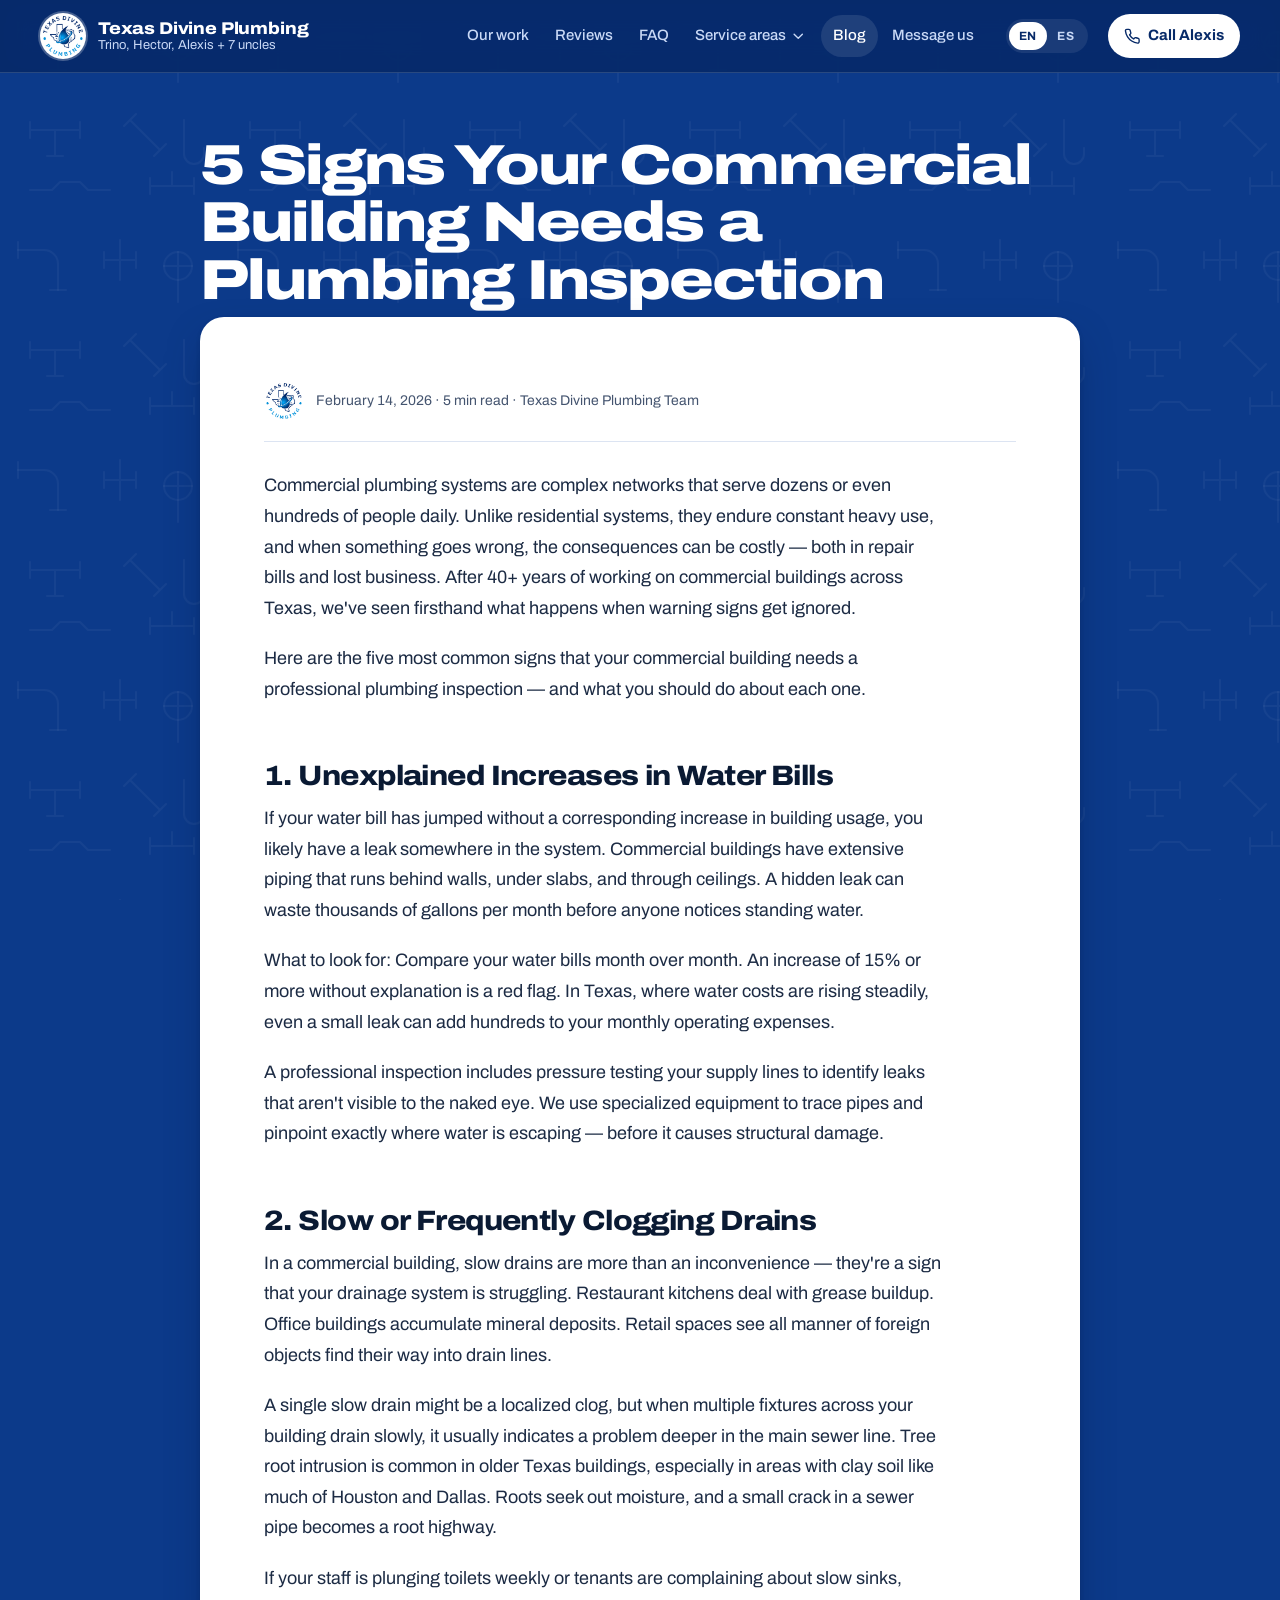
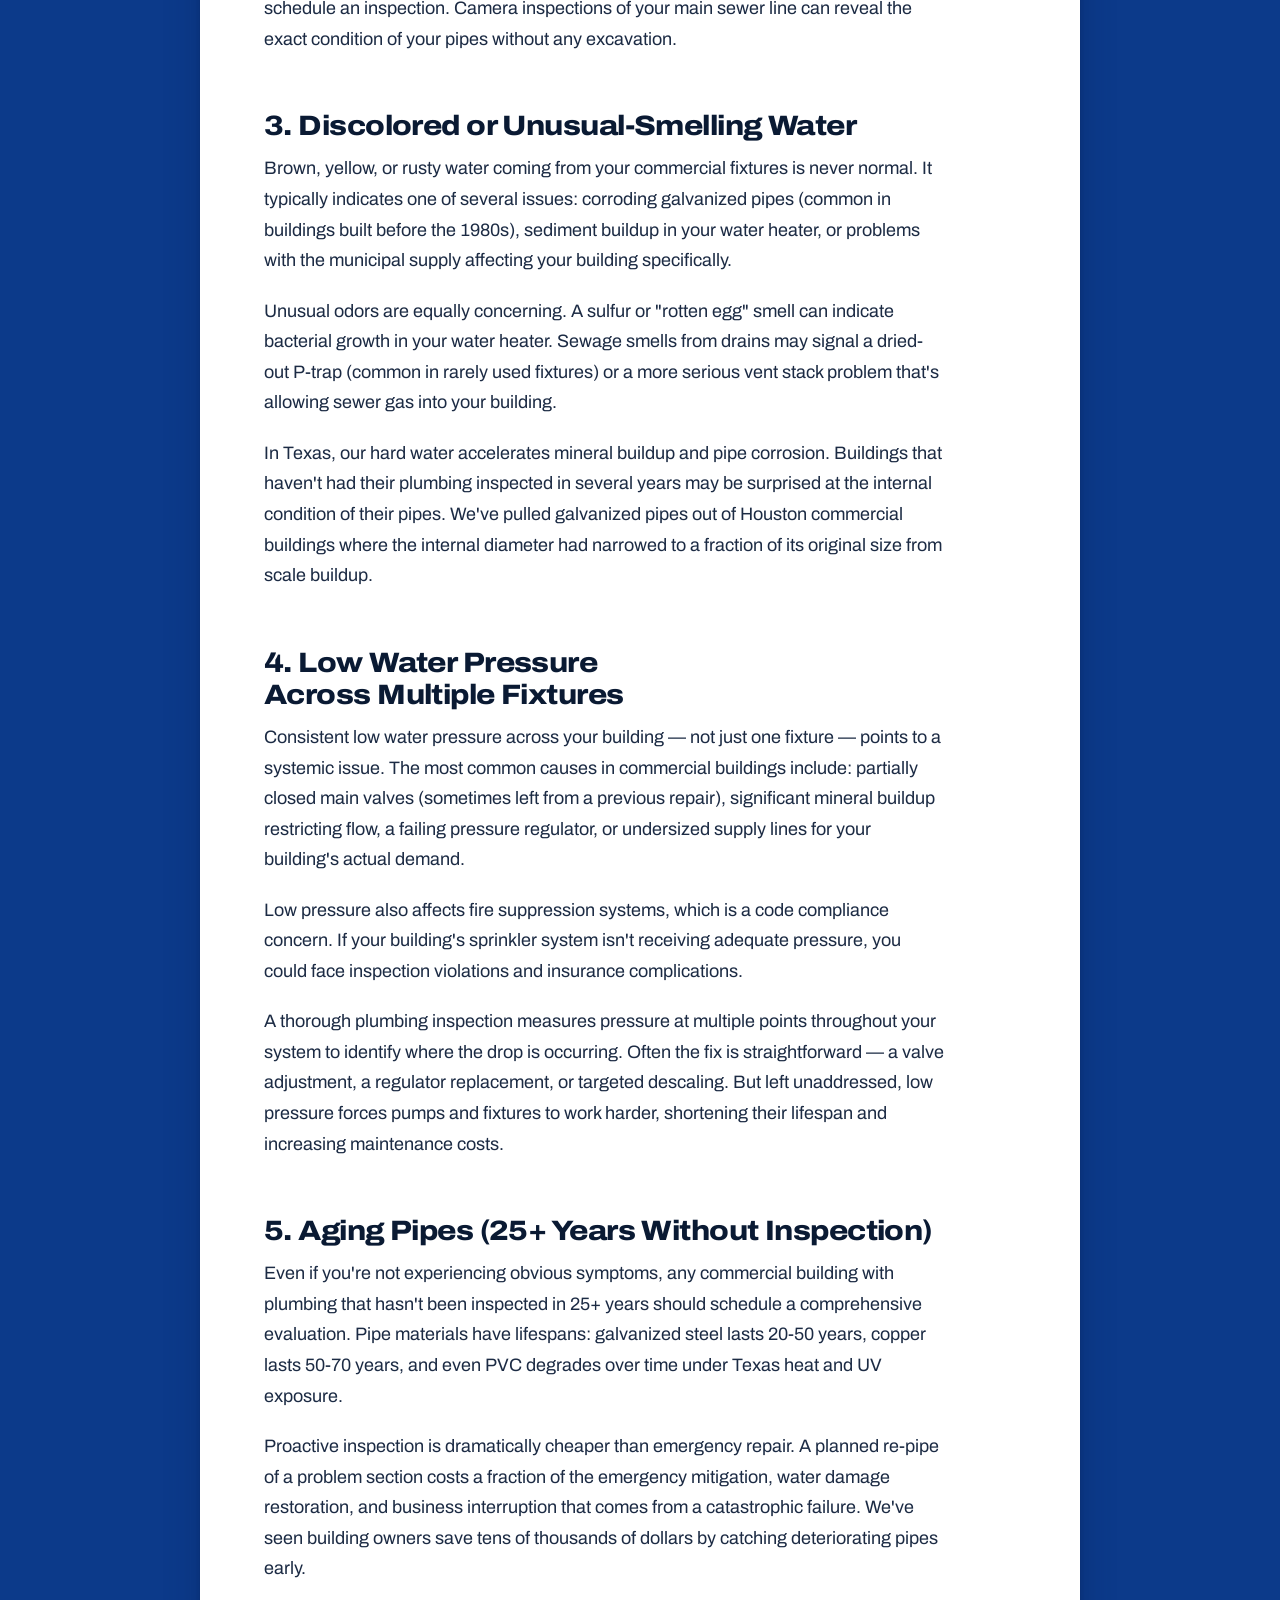
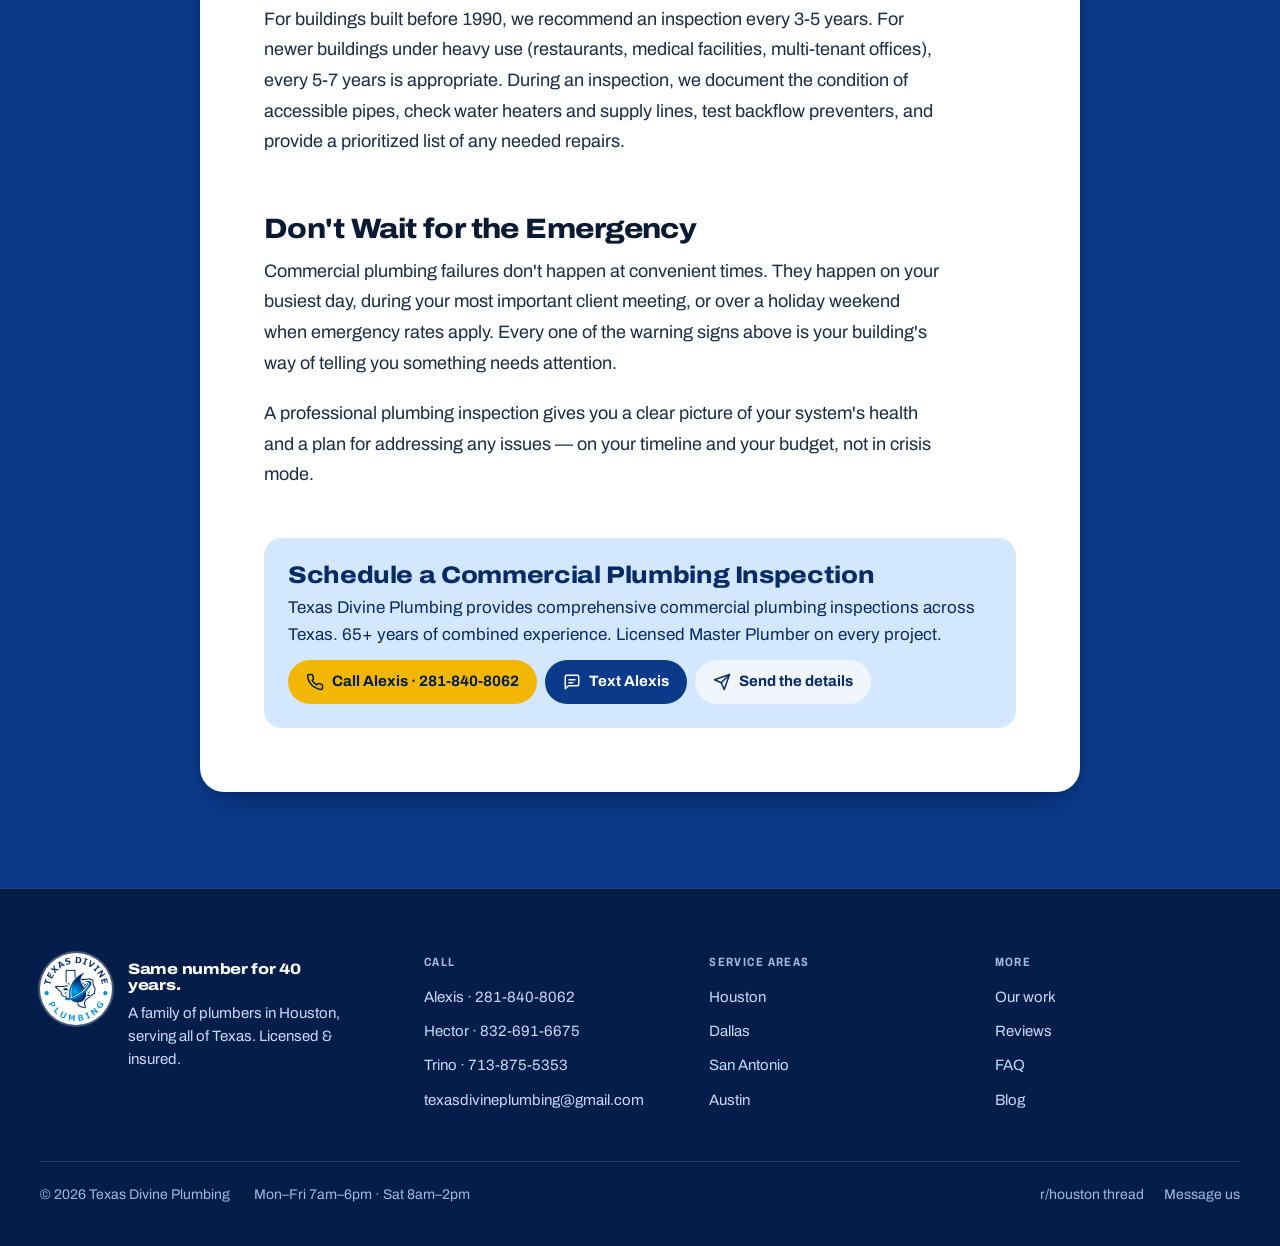
<file: blog/signs-commercial-building-needs-plumbing-inspection.html>
<!DOCTYPE html>
<html lang="en">
<head>
    <meta charset="UTF-8">
    <meta name="viewport" content="width=device-width, initial-scale=1.0">
    <title>5 Signs Your Commercial Building Needs a Plumbing Inspection | Texas Divine Plumbing</title>
    <meta name="description" content="Unexpected water bills, slow drains, or discolored water? Learn the 5 warning signs that your commercial building needs a professional plumbing inspection.">

    <link rel="canonical" href="https://texasdivineplumbing.com/blog/signs-commercial-building-needs-plumbing-inspection.html">

    <meta property="og:title" content="5 Signs Your Commercial Building Needs a Plumbing Inspection">
    <meta property="og:description" content="Learn the 5 warning signs that your commercial building needs a professional plumbing inspection. Expert advice from Texas Divine Plumbing.">
    <meta property="og:image" content="https://texasdivineplumbing.com/images/og-image.jpg">
    <meta property="og:url" content="https://texasdivineplumbing.com/blog/signs-commercial-building-needs-plumbing-inspection.html">
    <meta property="og:type" content="article">
    <meta property="og:site_name" content="Texas Divine Plumbing">

    <link rel="icon" type="image/png" href="../images/web/logo-256.png">
    <link rel="apple-touch-icon" href="../images/web/logo-256.png">

    <script async src="https://www.googletagmanager.com/gtag/js?id=G-XXXXXXXXXX"></script>
    <script>
      window.dataLayer = window.dataLayer || [];
      function gtag(){dataLayer.push(arguments);}
      gtag('js', new Date());
      gtag('config', 'G-XXXXXXXXXX');
    </script>
    <link rel="preconnect" href="https://fonts.googleapis.com">
    <link rel="preconnect" href="https://fonts.gstatic.com" crossorigin>
    <link href="https://fonts.googleapis.com/css2?family=Archivo:wdth,wght@62..125,100..900&display=swap" rel="stylesheet">
    <meta name="theme-color" content="#072a68">

    <link rel="stylesheet" href="../css/styles.css">

    <script type="application/ld+json">
    {
        "@context": "https://schema.org",
        "@type": "BlogPosting",
        "headline": "5 Signs Your Commercial Building Needs a Plumbing Inspection",
        "description": "Learn the 5 warning signs that your commercial building needs a professional plumbing inspection.",
        "author": {
            "@type": "Organization",
            "name": "Texas Divine Plumbing"
        },
        "publisher": {
            "@type": "Organization",
            "name": "Texas Divine Plumbing",
            "logo": {
                "@type": "ImageObject",
                "url": "https://texasdivineplumbing.com/images/logo.png"
            }
        },
        "datePublished": "2026-02-14",
        "dateModified": "2026-02-14",
        "mainEntityOfPage": "https://texasdivineplumbing.com/blog/signs-commercial-building-needs-plumbing-inspection.html"
    }
    </script>
</head>
<body>
    <a href="#main-content" class="skip-link">Skip to content</a>
    <svg width="0" height="0" style="position:absolute" aria-hidden="true" focusable="false">
        <symbol id="i-phone" viewBox="0 0 24 24"><path d="M22 16.92v3a2 2 0 0 1-2.18 2 19.79 19.79 0 0 1-8.63-3.07 19.5 19.5 0 0 1-6-6 19.79 19.79 0 0 1-3.07-8.67A2 2 0 0 1 4.11 2h3a2 2 0 0 1 2 1.72c.13.96.36 1.9.7 2.81a2 2 0 0 1-.45 2.11L8.09 9.91a16 16 0 0 0 6 6l1.27-1.27a2 2 0 0 1 2.11-.45c.91.34 1.85.57 2.81.7A2 2 0 0 1 22 16.92z"/></symbol>
        <symbol id="i-text" viewBox="0 0 24 24"><path d="M21 15a2 2 0 0 1-2 2H7l-4 4V5a2 2 0 0 1 2-2h14a2 2 0 0 1 2 2z"/><path d="M8 9h8M8 13h5"/></symbol>
        <symbol id="i-pin" viewBox="0 0 24 24"><path d="M12 17v5"/><path d="M9 10.76a2 2 0 0 1-1.11 1.79l-1.78.9A2 2 0 0 0 5 15.24V16a1 1 0 0 0 1 1h12a1 1 0 0 0 1-1v-.76a2 2 0 0 0-1.11-1.79l-1.78-.9A2 2 0 0 1 15 10.76V7a1 1 0 0 1 1-1 2 2 0 0 0 0-4H8a2 2 0 0 0 0 4 1 1 0 0 1 1 1z"/></symbol>
        <symbol id="i-star" viewBox="0 0 24 24"><path fill="currentColor" stroke="none" d="M12 2l3.09 6.26L22 9.27l-5 4.87 1.18 6.88L12 17.77l-6.18 3.25L7 14.14 2 9.27l6.91-1.01z"/></symbol>
        <symbol id="i-check" viewBox="0 0 24 24"><path d="M20 6L9 17l-5-5"/></symbol>
        <symbol id="i-out" viewBox="0 0 24 24"><path d="M7 17L17 7M8 7h9v9"/></symbol>
        <symbol id="i-down" viewBox="0 0 24 24"><path d="M6 9l6 6 6-6"/></symbol>
        <symbol id="i-menu" viewBox="0 0 24 24"><path d="M4 7h16M4 12h16M4 17h16"/></symbol>
        <symbol id="i-close" viewBox="0 0 24 24"><path d="M18 6L6 18M6 6l12 12"/></symbol>
        <symbol id="i-forward" viewBox="0 0 24 24"><path d="M15 17l5-5-5-5"/><path d="M4 18v-2a4 4 0 0 1 4-4h12"/></symbol>
        <symbol id="i-send" viewBox="0 0 24 24"><path d="M22 2L11 13"/><path d="M22 2l-7 20-4-9-9-4z"/></symbol>
        <symbol id="i-mail" viewBox="0 0 24 24"><rect x="2" y="4" width="20" height="16" rx="2"/><path d="M22 7l-10 6L2 7"/></symbol>
        <symbol id="i-shield" viewBox="0 0 24 24"><path d="M12 22s8-4 8-10V5l-8-3-8 3v7c0 6 8 10 8 10z"/><path d="M9 12l2 2 4-4"/></symbol>
        <symbol id="i-arrow" viewBox="0 0 24 24"><path d="M5 12h14M13 6l6 6-6 6"/></symbol>
        <symbol id="i-reddit" viewBox="0 0 24 24"><path fill="currentColor" stroke="none" d="M12 0C5.373 0 0 5.373 0 12c0 3.313 1.344 6.312 3.516 8.484L1.5 24l3.797-1.969A11.94 11.94 0 0 0 12 24c6.627 0 12-5.373 12-12S18.627 0 12 0zm5.6 12.29a1.4 1.4 0 0 1 .01.24c0 2.45-2.85 4.43-6.37 4.43s-6.37-1.98-6.37-4.43c0-.08.003-.16.01-.24a1.56 1.56 0 1 1 1.72-2.53 7.7 7.7 0 0 1 4.2-1.33l.8-3.76 2.61.56a1.12 1.12 0 1 1-.13.61l-2.33-.5-.71 3.35a7.7 7.7 0 0 1 4.14 1.33 1.56 1.56 0 1 1 1.72 2.54zM8.9 13.4a1.12 1.12 0 1 0 0-2.24 1.12 1.12 0 0 0 0 2.24zm6.2 0a1.12 1.12 0 1 0 0-2.24 1.12 1.12 0 0 0 0 2.24zm-.42 1.9a.4.4 0 0 1 .56.56 3.9 3.9 0 0 1-2.74 1 3.9 3.9 0 0 1-2.74-1 .4.4 0 0 1 .56-.56c.6.53 1.4.79 2.18.79.78 0 1.58-.26 2.18-.79z"/></symbol>
        <symbol id="i-google" viewBox="0 0 24 24"><path fill="currentColor" stroke="none" d="M12.48 10.92v3.28h7.84c-.24 1.84-.85 3.19-1.79 4.13-1.15 1.15-2.93 2.4-6.05 2.4-4.83 0-8.6-3.89-8.6-8.72s3.77-8.72 8.6-8.72c2.6 0 4.51 1.03 5.91 2.35l2.31-2.31C18.75 1.44 16.13 0 12.48 0 5.87 0 .31 5.39.31 12s5.56 12 12.17 12c3.57 0 6.27-1.17 8.37-3.36 2.16-2.16 2.84-5.21 2.84-7.67 0-.76-.05-1.47-.17-2.05H12.48z"/></symbol>
    </svg>
    <header class="topbar">
        <div class="topbar__inner">
            <a class="brand" href="../index.html" aria-label="Texas Divine Plumbing, home">
                <span class="brand__mark"><img src="../images/web/logo-256.png" alt="" width="40" height="40"></span>
                <span class="brand__text">
                    <span class="brand__name">Texas Divine Plumbing</span>
                    <span class="brand__meta" data-i18n="meta">Trino, Hector, Alexis + 7 uncles</span>
                </span>
            </a>
            <nav class="nav" id="site-nav" aria-label="Main">
                <ul class="nav__list">
                    <li><a class="nav__link" href="../index.html#work" data-i18n="nav.work">Our work</a></li>
                    <li><a class="nav__link" href="../index.html#reviews" data-i18n="nav.reviews">Reviews</a></li>
                    <li><a class="nav__link" href="../faq.html">FAQ</a></li>
                    <li class="nav__item--has-sub">
                        <button class="nav__link" type="button" aria-expanded="false" data-sub-toggle><span data-i18n="nav.areas">Service areas</span> <svg class="icon" aria-hidden="true"><use href="#i-down"/></svg></button>
                        <ul class="nav__sub">
                            <li><a href="../houston-plumbing.html">Houston</a></li>
                            <li><a href="../dallas-plumbing.html">Dallas</a></li>
                            <li><a href="../san-antonio-plumbing.html">San Antonio</a></li>
                            <li><a href="../austin-plumbing.html">Austin</a></li>
                        </ul>
                    </li>
                    <li><a class="nav__link" href="../blog.html" aria-current="page">Blog</a></li>
                    <li><a class="nav__link" href="../index.html#message" data-i18n="nav.message">Message us</a></li>
                    <li class="nav__lang">
                        <div class="lang" role="group" aria-label="Language">
                            <button type="button" data-lang="en" class="active" aria-pressed="true">English</button>
                            <button type="button" data-lang="es" aria-pressed="false">Español</button>
                        </div>
                        <a class="chip chip--alexis chip--xl nav__call" href="tel:+12818408062"><svg class="icon" aria-hidden="true"><use href="#i-phone"/></svg><span data-i18n="cta.call">Call Alexis</span> <span class="chip__num">281-840-8062</span></a>
                    </li>
                </ul>
            </nav>
            <div class="lang" role="group" aria-label="Language">
                <button type="button" data-lang="en" class="active" aria-pressed="true">EN</button>
                <button type="button" data-lang="es" aria-pressed="false">ES</button>
            </div>
            <a class="topbar__call" href="tel:+12818408062"><svg class="icon" aria-hidden="true"><use href="#i-phone"/></svg><span data-i18n="call">Call Alexis</span><span class="topbar__call-num">&nbsp;· 281-840-8062</span></a>
            <button class="menu-toggle" type="button" aria-expanded="false" aria-controls="site-nav" aria-label="Open menu"><svg class="icon" aria-hidden="true"><use href="#i-menu"/></svg></button>
        </div>
    </header>

    <main id="main-content" class="layout layout--solo layout--read">
        <section class="pin pin--article" aria-labelledby="pin-title">
            <h1 class="pin__title pin__title--article" id="pin-title">5 Signs Your Commercial Building Needs a Plumbing Inspection</h1>
        </section>

        <div class="thread">
            <article class="article">
                <div class="article__meta"><span class="avatar avatar--family" aria-hidden="true"><img src="../images/web/logo-256.png" alt="" width="40" height="40"></span><span>February 14, 2026 · 5 min read · Texas Divine Plumbing Team</span></div>
                <div class="prose">
                    <p>Commercial plumbing systems are complex networks that serve dozens or even hundreds of people daily. Unlike residential systems, they endure constant heavy use, and when something goes wrong, the consequences can be costly — both in repair bills and lost business. After 40+ years of working on commercial buildings across Texas, we've seen firsthand what happens when warning signs get ignored.</p>
<p>Here are the five most common signs that your commercial building needs a professional plumbing inspection — and what you should do about each one.</p>
<h2>1. Unexplained Increases in Water Bills</h2>
<p>If your water bill has jumped without a corresponding increase in building usage, you likely have a leak somewhere in the system. Commercial buildings have extensive piping that runs behind walls, under slabs, and through ceilings. A hidden leak can waste thousands of gallons per month before anyone notices standing water.</p>
<p>What to look for: Compare your water bills month over month. An increase of 15% or more without explanation is a red flag. In Texas, where water costs are rising steadily, even a small leak can add hundreds to your monthly operating expenses.</p>
<p>A professional inspection includes pressure testing your supply lines to identify leaks that aren't visible to the naked eye. We use specialized equipment to trace pipes and pinpoint exactly where water is escaping — before it causes structural damage.</p>
<h2>2. Slow or Frequently Clogging Drains</h2>
<p>In a commercial building, slow drains are more than an inconvenience — they're a sign that your drainage system is struggling. Restaurant kitchens deal with grease buildup. Office buildings accumulate mineral deposits. Retail spaces see all manner of foreign objects find their way into drain lines.</p>
<p>A single slow drain might be a localized clog, but when multiple fixtures across your building drain slowly, it usually indicates a problem deeper in the main sewer line. Tree root intrusion is common in older Texas buildings, especially in areas with clay soil like much of Houston and Dallas. Roots seek out moisture, and a small crack in a sewer pipe becomes a root highway.</p>
<p>If your staff is plunging toilets weekly or tenants are complaining about slow sinks, schedule an inspection. Camera inspections of your main sewer line can reveal the exact condition of your pipes without any excavation.</p>
<h2>3. Discolored or Unusual-Smelling Water</h2>
<p>Brown, yellow, or rusty water coming from your commercial fixtures is never normal. It typically indicates one of several issues: corroding galvanized pipes (common in buildings built before the 1980s), sediment buildup in your water heater, or problems with the municipal supply affecting your building specifically.</p>
<p>Unusual odors are equally concerning. A sulfur or "rotten egg" smell can indicate bacterial growth in your water heater. Sewage smells from drains may signal a dried-out P-trap (common in rarely used fixtures) or a more serious vent stack problem that's allowing sewer gas into your building.</p>
<p>In Texas, our hard water accelerates mineral buildup and pipe corrosion. Buildings that haven't had their plumbing inspected in several years may be surprised at the internal condition of their pipes. We've pulled galvanized pipes out of Houston commercial buildings where the internal diameter had narrowed to a fraction of its original size from scale buildup.</p>
<h2>4. Low Water Pressure Across Multiple Fixtures</h2>
<p>Consistent low water pressure across your building — not just one fixture — points to a systemic issue. The most common causes in commercial buildings include: partially closed main valves (sometimes left from a previous repair), significant mineral buildup restricting flow, a failing pressure regulator, or undersized supply lines for your building's actual demand.</p>
<p>Low pressure also affects fire suppression systems, which is a code compliance concern. If your building's sprinkler system isn't receiving adequate pressure, you could face inspection violations and insurance complications.</p>
<p>A thorough plumbing inspection measures pressure at multiple points throughout your system to identify where the drop is occurring. Often the fix is straightforward — a valve adjustment, a regulator replacement, or targeted descaling. But left unaddressed, low pressure forces pumps and fixtures to work harder, shortening their lifespan and increasing maintenance costs.</p>
<h2>5. Aging Pipes (25+ Years Without Inspection)</h2>
<p>Even if you're not experiencing obvious symptoms, any commercial building with plumbing that hasn't been inspected in 25+ years should schedule a comprehensive evaluation. Pipe materials have lifespans: galvanized steel lasts 20-50 years, copper lasts 50-70 years, and even PVC degrades over time under Texas heat and UV exposure.</p>
<p>Proactive inspection is dramatically cheaper than emergency repair. A planned re-pipe of a problem section costs a fraction of the emergency mitigation, water damage restoration, and business interruption that comes from a catastrophic failure. We've seen building owners save tens of thousands of dollars by catching deteriorating pipes early.</p>
<p>For buildings built before 1990, we recommend an inspection every 3-5 years. For newer buildings under heavy use (restaurants, medical facilities, multi-tenant offices), every 5-7 years is appropriate. During an inspection, we document the condition of accessible pipes, check water heaters and supply lines, test backflow preventers, and provide a prioritized list of any needed repairs.</p>
<h2>Don't Wait for the Emergency</h2>
<p>Commercial plumbing failures don't happen at convenient times. They happen on your busiest day, during your most important client meeting, or over a holiday weekend when emergency rates apply. Every one of the warning signs above is your building's way of telling you something needs attention.</p>
<p>A professional plumbing inspection gives you a clear picture of your system's health and a plan for addressing any issues — on your timeline and your budget, not in crisis mode.</p>
                </div>
                <aside class="article__cta">
                    <h2>Schedule a Commercial Plumbing Inspection</h2>
                    <p>Texas Divine Plumbing provides comprehensive commercial plumbing inspections across Texas. 65+ years of combined experience. Licensed Master Plumber on every project.</p>
                    <div class="chips">
                        <a class="chip chip--alexis" href="tel:+12818408062"><svg class="icon" aria-hidden="true"><use href="#i-phone"/></svg>Call Alexis · 281-840-8062</a>
                        <a class="chip" href="sms:+12818408062?&amp;body=Hello%2C%20Thanks%20for%20reaching%20out%21%20To%20provide%20a%20quote%20please%20answer%20the%20following%3A%0A%0AAddress%3F%0A%0AWhat%E2%80%99s%20the%20situation%3F%0A%0AHow%20soon%20do%20you%20want%20it%20fixed%3F%0A%0AAny%20pictures%3F%0A%0AThank%20you%21"><svg class="icon" aria-hidden="true"><use href="#i-text"/></svg>Text Alexis</a>
                        <a class="chip chip--ghost" href="../index.html#message"><svg class="icon" aria-hidden="true"><use href="#i-send"/></svg>Send the details</a>
                    </div>
                </aside>
            </article>
        </div>
    </main>

    <footer class="footer">
        <div class="footer__inner">
            <div class="footer__top">
                <div class="footer__brand">
                    <span class="brand__mark"><img src="../images/web/logo-256.png" alt="" width="72" height="72" loading="lazy"></span>
                    <div>
                        <p class="footer__line" data-i18n="footer.line">Same number for 40 years.</p>
                        <p data-i18n="footer.sub">A family of plumbers in Houston, serving all of Texas. Licensed &amp; insured.</p>
                    </div>
                </div>
                <div>
                    <h3>Call</h3>
                    <ul>
                        <li><a href="tel:+12818408062">Alexis · 281-840-8062</a></li>
                        <li><a href="tel:+18326916675">Hector · 832-691-6675</a></li>
                        <li><a href="tel:+17138755353">Trino · 713-875-5353</a></li>
                        <li><a href="mailto:texasdivineplumbing@gmail.com">texasdivineplumbing@gmail.com</a></li>
                    </ul>
                </div>
                <div>
                    <h3 data-i18n="nav.areas">Service areas</h3>
                    <ul>
                        <li><a href="../houston-plumbing.html">Houston</a></li>
                        <li><a href="../dallas-plumbing.html">Dallas</a></li>
                        <li><a href="../san-antonio-plumbing.html">San Antonio</a></li>
                        <li><a href="../austin-plumbing.html">Austin</a></li>
                    </ul>
                </div>
                <div>
                    <h3>More</h3>
                    <ul>
                        <li><a href="../index.html#work" data-i18n="nav.work">Our work</a></li>
                        <li><a href="../index.html#reviews" data-i18n="nav.reviews">Reviews</a></li>
                        <li><a href="../faq.html">FAQ</a></li>
                        <li><a href="../blog.html">Blog</a></li>
                    </ul>
                </div>
            </div>
            <div class="footer__bottom">
                <span>&copy; 2026 Texas Divine Plumbing</span>
                <span>Mon–Fri 7am–6pm · Sat 8am–2pm</span>
                <!-- TODO: add the Texas Master Plumber license number (M-XXXXX) here once confirmed -->
                <nav aria-label="Footer">
                    <a href="https://www.reddit.com/r/houston/comments/1hpouwl/plumbers_for_houston/m4j86ie/" target="_blank" rel="noopener">r/houston thread</a>
                    <a href="../index.html#message" data-i18n="nav.message">Message us</a>
                </nav>
            </div>
        </div>
    </footer>

    <nav class="dock" aria-label="Call or text Alexis">
        <a class="dock__alexis" href="tel:+12818408062"><svg class="icon" aria-hidden="true"><use href="#i-phone"/></svg><span data-i18n="cta.call">Call Alexis</span></a>
        <a class="dock__textalexis" href="sms:+12818408062?&amp;body=Hello%2C%20Thanks%20for%20reaching%20out%21%20To%20provide%20a%20quote%20please%20answer%20the%20following%3A%0A%0AAddress%3F%0A%0AWhat%E2%80%99s%20the%20situation%3F%0A%0AHow%20soon%20do%20you%20want%20it%20fixed%3F%0A%0AAny%20pictures%3F%0A%0AThank%20you%21"><svg class="icon" aria-hidden="true"><use href="#i-text"/></svg><span data-i18n="cta.text">Text Alexis</span></a>
    </nav>

    <script src="../js/main.js"></script>
</body>
</html>
</file>
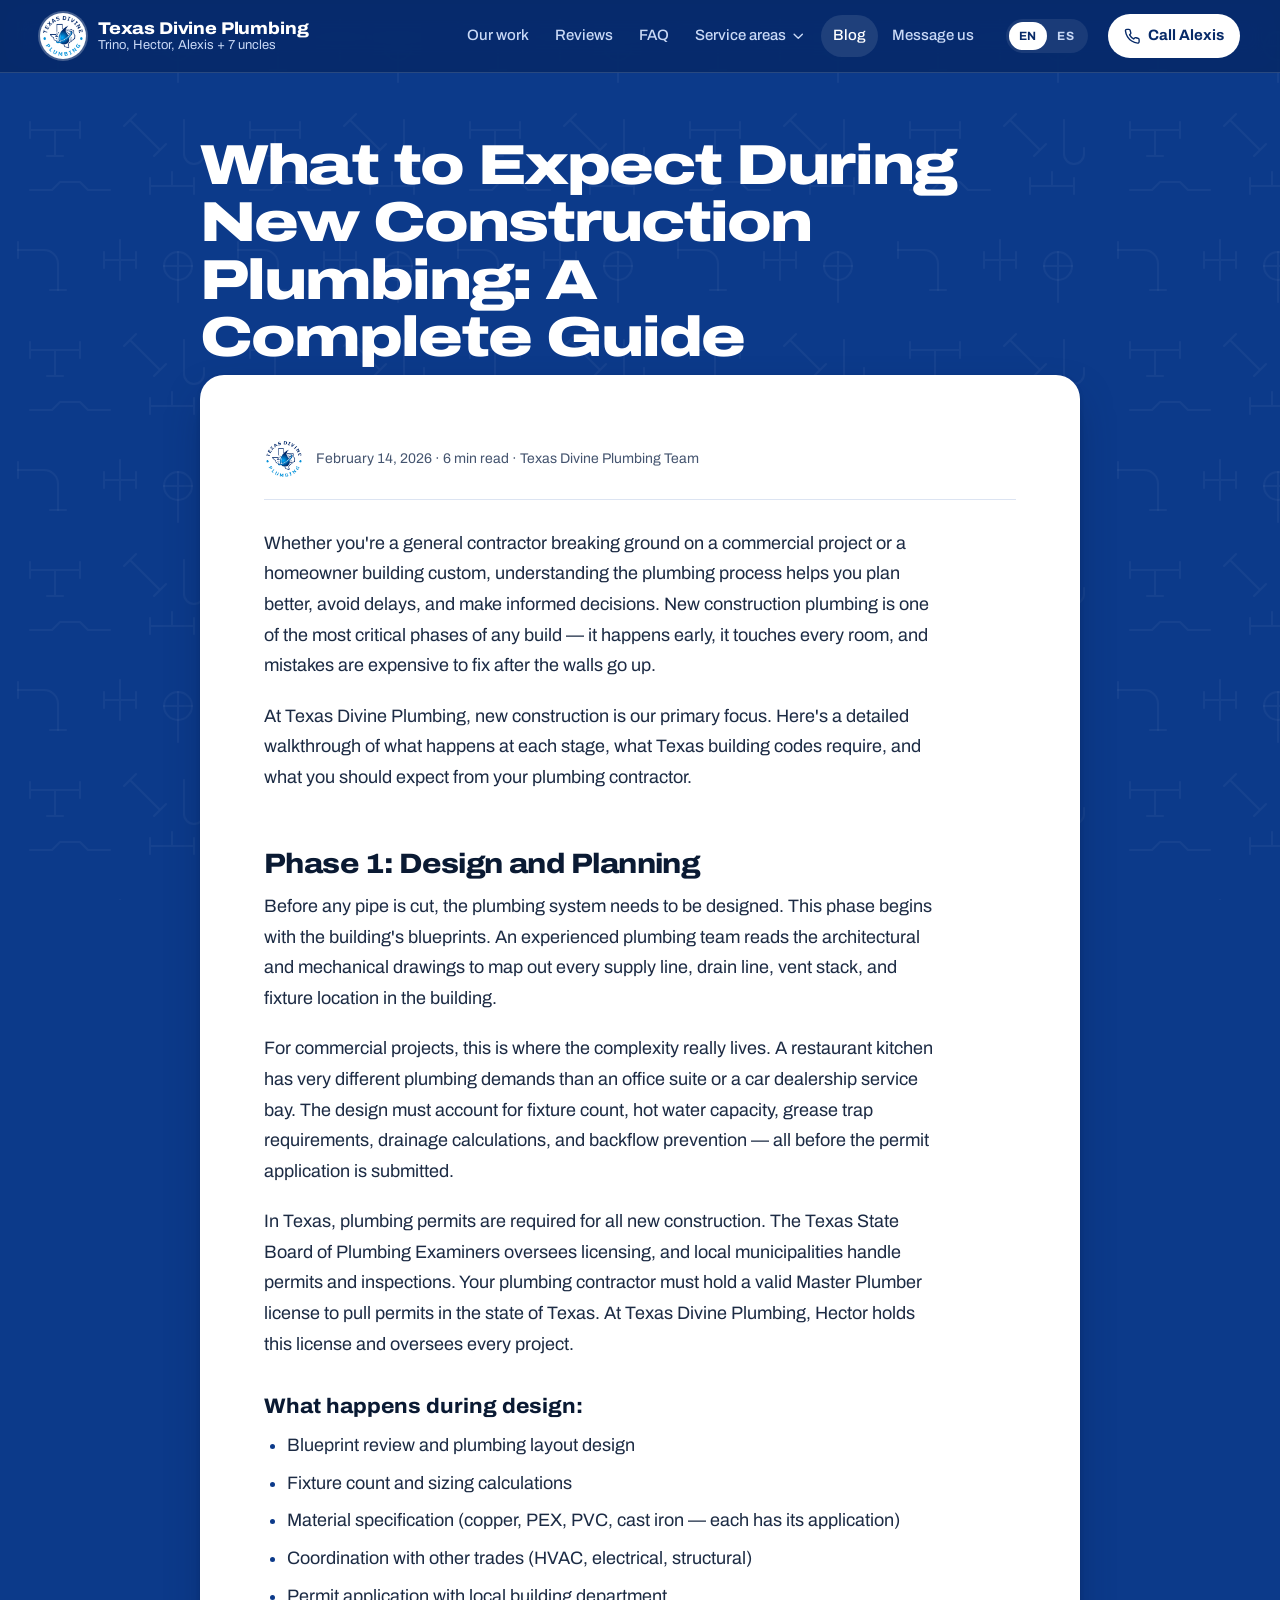
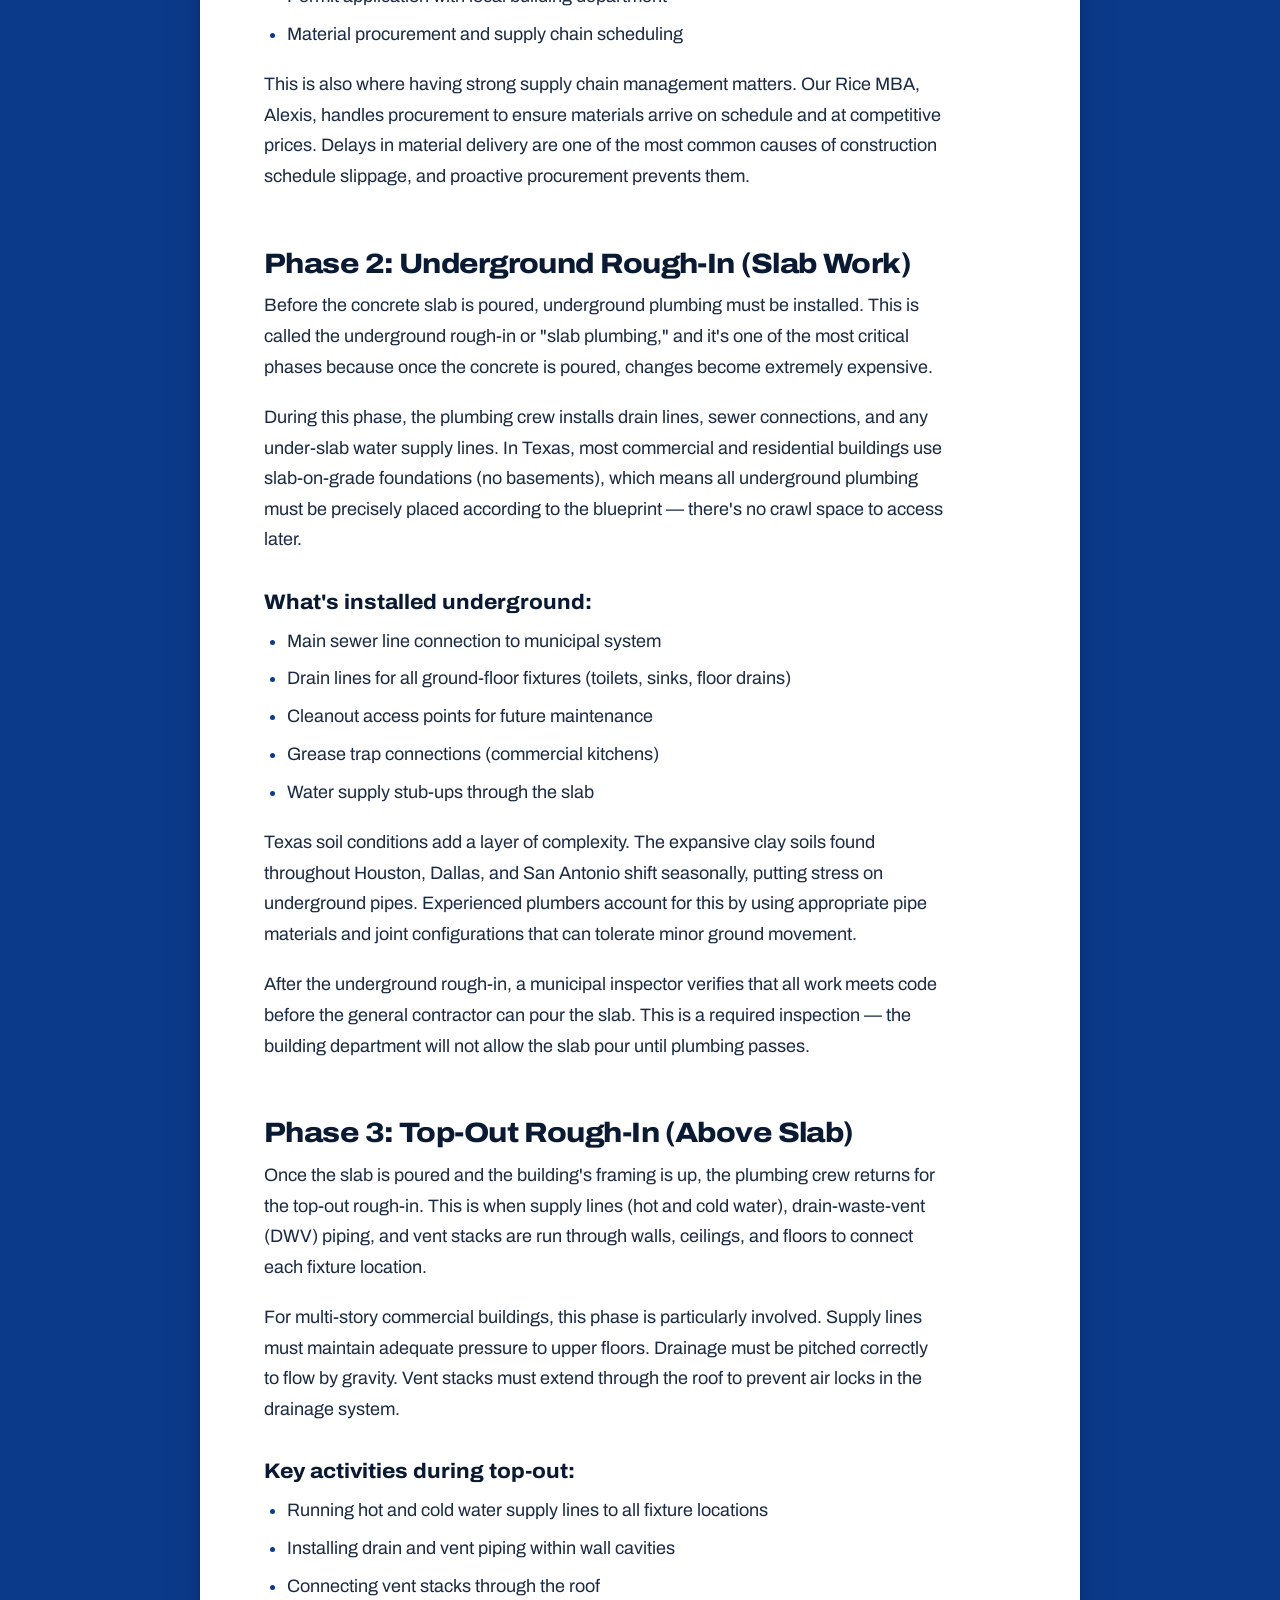
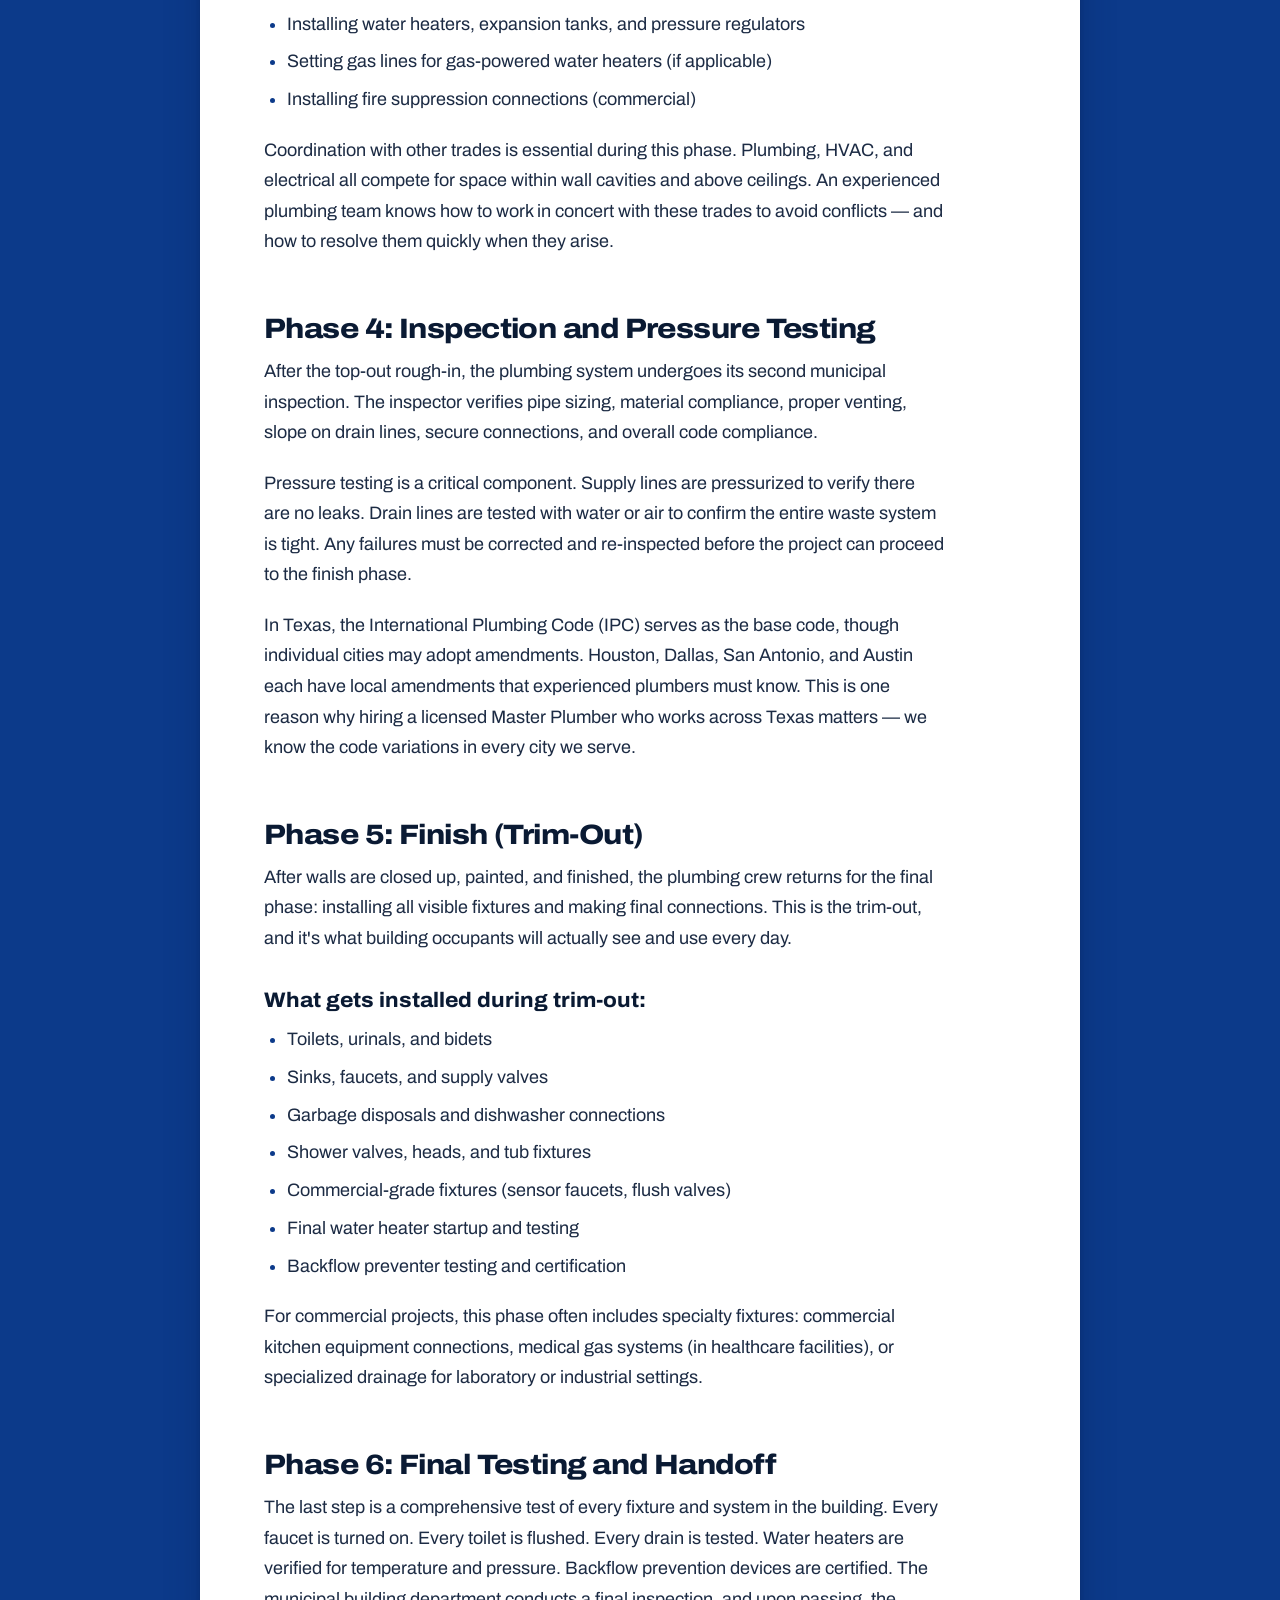
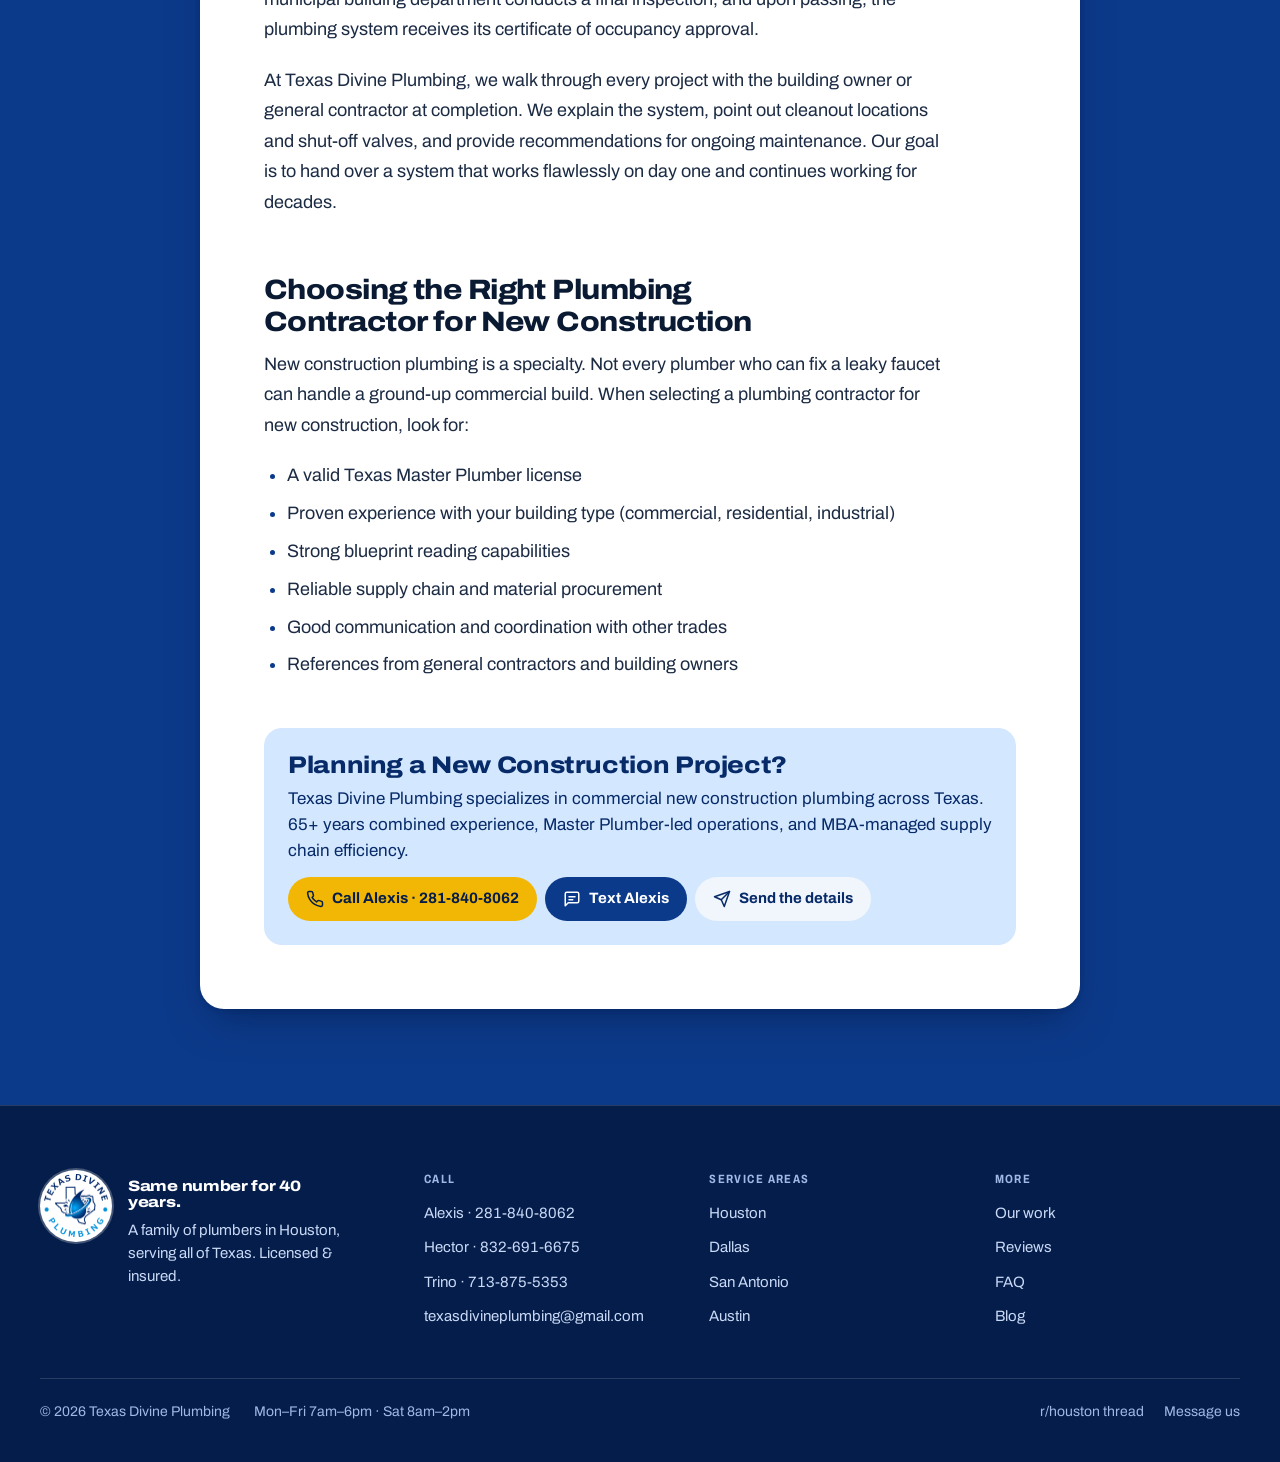
<file: blog/what-to-expect-new-construction-plumbing.html>
<!DOCTYPE html>
<html lang="en">
<head>
    <meta charset="UTF-8">
    <meta name="viewport" content="width=device-width, initial-scale=1.0">
    <title>What to Expect During New Construction Plumbing: A Complete Guide | Texas Divine Plumbing</title>
    <meta name="description" content="A complete guide to the new construction plumbing process in Texas. From planning and permits through rough-in, inspection, and final testing.">

    <link rel="canonical" href="https://texasdivineplumbing.com/blog/what-to-expect-new-construction-plumbing.html">

    <meta property="og:title" content="What to Expect During New Construction Plumbing: A Complete Guide">
    <meta property="og:description" content="Everything you need to know about new construction plumbing in Texas. From planning through final testing.">
    <meta property="og:image" content="https://texasdivineplumbing.com/images/og-image.jpg">
    <meta property="og:url" content="https://texasdivineplumbing.com/blog/what-to-expect-new-construction-plumbing.html">
    <meta property="og:type" content="article">
    <meta property="og:site_name" content="Texas Divine Plumbing">

    <link rel="icon" type="image/png" href="../images/web/logo-256.png">
    <link rel="apple-touch-icon" href="../images/web/logo-256.png">

    <script async src="https://www.googletagmanager.com/gtag/js?id=G-XXXXXXXXXX"></script>
    <script>
      window.dataLayer = window.dataLayer || [];
      function gtag(){dataLayer.push(arguments);}
      gtag('js', new Date());
      gtag('config', 'G-XXXXXXXXXX');
    </script>
    <link rel="preconnect" href="https://fonts.googleapis.com">
    <link rel="preconnect" href="https://fonts.gstatic.com" crossorigin>
    <link href="https://fonts.googleapis.com/css2?family=Archivo:wdth,wght@62..125,100..900&display=swap" rel="stylesheet">
    <meta name="theme-color" content="#072a68">

    <link rel="stylesheet" href="../css/styles.css">

    <script type="application/ld+json">
    {
        "@context": "https://schema.org",
        "@type": "BlogPosting",
        "headline": "What to Expect During New Construction Plumbing: A Complete Guide",
        "description": "A complete guide to the new construction plumbing process in Texas, from planning and permits through final testing.",
        "author": {
            "@type": "Organization",
            "name": "Texas Divine Plumbing"
        },
        "publisher": {
            "@type": "Organization",
            "name": "Texas Divine Plumbing",
            "logo": {
                "@type": "ImageObject",
                "url": "https://texasdivineplumbing.com/images/logo.png"
            }
        },
        "datePublished": "2026-02-14",
        "dateModified": "2026-02-14",
        "mainEntityOfPage": "https://texasdivineplumbing.com/blog/what-to-expect-new-construction-plumbing.html"
    }
    </script>
</head>
<body>
    <a href="#main-content" class="skip-link">Skip to content</a>
    <svg width="0" height="0" style="position:absolute" aria-hidden="true" focusable="false">
        <symbol id="i-phone" viewBox="0 0 24 24"><path d="M22 16.92v3a2 2 0 0 1-2.18 2 19.79 19.79 0 0 1-8.63-3.07 19.5 19.5 0 0 1-6-6 19.79 19.79 0 0 1-3.07-8.67A2 2 0 0 1 4.11 2h3a2 2 0 0 1 2 1.72c.13.96.36 1.9.7 2.81a2 2 0 0 1-.45 2.11L8.09 9.91a16 16 0 0 0 6 6l1.27-1.27a2 2 0 0 1 2.11-.45c.91.34 1.85.57 2.81.7A2 2 0 0 1 22 16.92z"/></symbol>
        <symbol id="i-text" viewBox="0 0 24 24"><path d="M21 15a2 2 0 0 1-2 2H7l-4 4V5a2 2 0 0 1 2-2h14a2 2 0 0 1 2 2z"/><path d="M8 9h8M8 13h5"/></symbol>
        <symbol id="i-pin" viewBox="0 0 24 24"><path d="M12 17v5"/><path d="M9 10.76a2 2 0 0 1-1.11 1.79l-1.78.9A2 2 0 0 0 5 15.24V16a1 1 0 0 0 1 1h12a1 1 0 0 0 1-1v-.76a2 2 0 0 0-1.11-1.79l-1.78-.9A2 2 0 0 1 15 10.76V7a1 1 0 0 1 1-1 2 2 0 0 0 0-4H8a2 2 0 0 0 0 4 1 1 0 0 1 1 1z"/></symbol>
        <symbol id="i-star" viewBox="0 0 24 24"><path fill="currentColor" stroke="none" d="M12 2l3.09 6.26L22 9.27l-5 4.87 1.18 6.88L12 17.77l-6.18 3.25L7 14.14 2 9.27l6.91-1.01z"/></symbol>
        <symbol id="i-check" viewBox="0 0 24 24"><path d="M20 6L9 17l-5-5"/></symbol>
        <symbol id="i-out" viewBox="0 0 24 24"><path d="M7 17L17 7M8 7h9v9"/></symbol>
        <symbol id="i-down" viewBox="0 0 24 24"><path d="M6 9l6 6 6-6"/></symbol>
        <symbol id="i-menu" viewBox="0 0 24 24"><path d="M4 7h16M4 12h16M4 17h16"/></symbol>
        <symbol id="i-close" viewBox="0 0 24 24"><path d="M18 6L6 18M6 6l12 12"/></symbol>
        <symbol id="i-forward" viewBox="0 0 24 24"><path d="M15 17l5-5-5-5"/><path d="M4 18v-2a4 4 0 0 1 4-4h12"/></symbol>
        <symbol id="i-send" viewBox="0 0 24 24"><path d="M22 2L11 13"/><path d="M22 2l-7 20-4-9-9-4z"/></symbol>
        <symbol id="i-mail" viewBox="0 0 24 24"><rect x="2" y="4" width="20" height="16" rx="2"/><path d="M22 7l-10 6L2 7"/></symbol>
        <symbol id="i-shield" viewBox="0 0 24 24"><path d="M12 22s8-4 8-10V5l-8-3-8 3v7c0 6 8 10 8 10z"/><path d="M9 12l2 2 4-4"/></symbol>
        <symbol id="i-arrow" viewBox="0 0 24 24"><path d="M5 12h14M13 6l6 6-6 6"/></symbol>
        <symbol id="i-reddit" viewBox="0 0 24 24"><path fill="currentColor" stroke="none" d="M12 0C5.373 0 0 5.373 0 12c0 3.313 1.344 6.312 3.516 8.484L1.5 24l3.797-1.969A11.94 11.94 0 0 0 12 24c6.627 0 12-5.373 12-12S18.627 0 12 0zm5.6 12.29a1.4 1.4 0 0 1 .01.24c0 2.45-2.85 4.43-6.37 4.43s-6.37-1.98-6.37-4.43c0-.08.003-.16.01-.24a1.56 1.56 0 1 1 1.72-2.53 7.7 7.7 0 0 1 4.2-1.33l.8-3.76 2.61.56a1.12 1.12 0 1 1-.13.61l-2.33-.5-.71 3.35a7.7 7.7 0 0 1 4.14 1.33 1.56 1.56 0 1 1 1.72 2.54zM8.9 13.4a1.12 1.12 0 1 0 0-2.24 1.12 1.12 0 0 0 0 2.24zm6.2 0a1.12 1.12 0 1 0 0-2.24 1.12 1.12 0 0 0 0 2.24zm-.42 1.9a.4.4 0 0 1 .56.56 3.9 3.9 0 0 1-2.74 1 3.9 3.9 0 0 1-2.74-1 .4.4 0 0 1 .56-.56c.6.53 1.4.79 2.18.79.78 0 1.58-.26 2.18-.79z"/></symbol>
        <symbol id="i-google" viewBox="0 0 24 24"><path fill="currentColor" stroke="none" d="M12.48 10.92v3.28h7.84c-.24 1.84-.85 3.19-1.79 4.13-1.15 1.15-2.93 2.4-6.05 2.4-4.83 0-8.6-3.89-8.6-8.72s3.77-8.72 8.6-8.72c2.6 0 4.51 1.03 5.91 2.35l2.31-2.31C18.75 1.44 16.13 0 12.48 0 5.87 0 .31 5.39.31 12s5.56 12 12.17 12c3.57 0 6.27-1.17 8.37-3.36 2.16-2.16 2.84-5.21 2.84-7.67 0-.76-.05-1.47-.17-2.05H12.48z"/></symbol>
    </svg>
    <header class="topbar">
        <div class="topbar__inner">
            <a class="brand" href="../index.html" aria-label="Texas Divine Plumbing, home">
                <span class="brand__mark"><img src="../images/web/logo-256.png" alt="" width="40" height="40"></span>
                <span class="brand__text">
                    <span class="brand__name">Texas Divine Plumbing</span>
                    <span class="brand__meta" data-i18n="meta">Trino, Hector, Alexis + 7 uncles</span>
                </span>
            </a>
            <nav class="nav" id="site-nav" aria-label="Main">
                <ul class="nav__list">
                    <li><a class="nav__link" href="../index.html#work" data-i18n="nav.work">Our work</a></li>
                    <li><a class="nav__link" href="../index.html#reviews" data-i18n="nav.reviews">Reviews</a></li>
                    <li><a class="nav__link" href="../faq.html">FAQ</a></li>
                    <li class="nav__item--has-sub">
                        <button class="nav__link" type="button" aria-expanded="false" data-sub-toggle><span data-i18n="nav.areas">Service areas</span> <svg class="icon" aria-hidden="true"><use href="#i-down"/></svg></button>
                        <ul class="nav__sub">
                            <li><a href="../houston-plumbing.html">Houston</a></li>
                            <li><a href="../dallas-plumbing.html">Dallas</a></li>
                            <li><a href="../san-antonio-plumbing.html">San Antonio</a></li>
                            <li><a href="../austin-plumbing.html">Austin</a></li>
                        </ul>
                    </li>
                    <li><a class="nav__link" href="../blog.html" aria-current="page">Blog</a></li>
                    <li><a class="nav__link" href="../index.html#message" data-i18n="nav.message">Message us</a></li>
                    <li class="nav__lang">
                        <div class="lang" role="group" aria-label="Language">
                            <button type="button" data-lang="en" class="active" aria-pressed="true">English</button>
                            <button type="button" data-lang="es" aria-pressed="false">Español</button>
                        </div>
                        <a class="chip chip--alexis chip--xl nav__call" href="tel:+12818408062"><svg class="icon" aria-hidden="true"><use href="#i-phone"/></svg><span data-i18n="cta.call">Call Alexis</span> <span class="chip__num">281-840-8062</span></a>
                    </li>
                </ul>
            </nav>
            <div class="lang" role="group" aria-label="Language">
                <button type="button" data-lang="en" class="active" aria-pressed="true">EN</button>
                <button type="button" data-lang="es" aria-pressed="false">ES</button>
            </div>
            <a class="topbar__call" href="tel:+12818408062"><svg class="icon" aria-hidden="true"><use href="#i-phone"/></svg><span data-i18n="call">Call Alexis</span><span class="topbar__call-num">&nbsp;· 281-840-8062</span></a>
            <button class="menu-toggle" type="button" aria-expanded="false" aria-controls="site-nav" aria-label="Open menu"><svg class="icon" aria-hidden="true"><use href="#i-menu"/></svg></button>
        </div>
    </header>

    <main id="main-content" class="layout layout--solo layout--read">
        <section class="pin pin--article" aria-labelledby="pin-title">
            <h1 class="pin__title pin__title--article" id="pin-title">What to Expect During New Construction Plumbing: A Complete Guide</h1>
        </section>

        <div class="thread">
            <article class="article">
                <div class="article__meta"><span class="avatar avatar--family" aria-hidden="true"><img src="../images/web/logo-256.png" alt="" width="40" height="40"></span><span>February 14, 2026 · 6 min read · Texas Divine Plumbing Team</span></div>
                <div class="prose">
                    <p>Whether you're a general contractor breaking ground on a commercial project or a homeowner building custom, understanding the plumbing process helps you plan better, avoid delays, and make informed decisions. New construction plumbing is one of the most critical phases of any build — it happens early, it touches every room, and mistakes are expensive to fix after the walls go up.</p>
<p>At Texas Divine Plumbing, new construction is our primary focus. Here's a detailed walkthrough of what happens at each stage, what Texas building codes require, and what you should expect from your plumbing contractor.</p>
<h2>Phase 1: Design and Planning</h2>
<p>Before any pipe is cut, the plumbing system needs to be designed. This phase begins with the building's blueprints. An experienced plumbing team reads the architectural and mechanical drawings to map out every supply line, drain line, vent stack, and fixture location in the building.</p>
<p>For commercial projects, this is where the complexity really lives. A restaurant kitchen has very different plumbing demands than an office suite or a car dealership service bay. The design must account for fixture count, hot water capacity, grease trap requirements, drainage calculations, and backflow prevention — all before the permit application is submitted.</p>
<p>In Texas, plumbing permits are required for all new construction. The Texas State Board of Plumbing Examiners oversees licensing, and local municipalities handle permits and inspections. Your plumbing contractor must hold a valid Master Plumber license to pull permits in the state of Texas. At Texas Divine Plumbing, Hector holds this license and oversees every project.</p>
<h3>What happens during design:</h3>
<ul>
<li>Blueprint review and plumbing layout design</li>
<li>Fixture count and sizing calculations</li>
<li>Material specification (copper, PEX, PVC, cast iron — each has its application)</li>
<li>Coordination with other trades (HVAC, electrical, structural)</li>
<li>Permit application with local building department</li>
<li>Material procurement and supply chain scheduling</li>
</ul>
<p>This is also where having strong supply chain management matters. Our Rice MBA, Alexis, handles procurement to ensure materials arrive on schedule and at competitive prices. Delays in material delivery are one of the most common causes of construction schedule slippage, and proactive procurement prevents them.</p>
<h2>Phase 2: Underground Rough-In (Slab Work)</h2>
<p>Before the concrete slab is poured, underground plumbing must be installed. This is called the underground rough-in or "slab plumbing," and it's one of the most critical phases because once the concrete is poured, changes become extremely expensive.</p>
<p>During this phase, the plumbing crew installs drain lines, sewer connections, and any under-slab water supply lines. In Texas, most commercial and residential buildings use slab-on-grade foundations (no basements), which means all underground plumbing must be precisely placed according to the blueprint — there's no crawl space to access later.</p>
<h3>What's installed underground:</h3>
<ul>
<li>Main sewer line connection to municipal system</li>
<li>Drain lines for all ground-floor fixtures (toilets, sinks, floor drains)</li>
<li>Cleanout access points for future maintenance</li>
<li>Grease trap connections (commercial kitchens)</li>
<li>Water supply stub-ups through the slab</li>
</ul>
<p>Texas soil conditions add a layer of complexity. The expansive clay soils found throughout Houston, Dallas, and San Antonio shift seasonally, putting stress on underground pipes. Experienced plumbers account for this by using appropriate pipe materials and joint configurations that can tolerate minor ground movement.</p>
<p>After the underground rough-in, a municipal inspector verifies that all work meets code before the general contractor can pour the slab. This is a required inspection — the building department will not allow the slab pour until plumbing passes.</p>
<h2>Phase 3: Top-Out Rough-In (Above Slab)</h2>
<p>Once the slab is poured and the building's framing is up, the plumbing crew returns for the top-out rough-in. This is when supply lines (hot and cold water), drain-waste-vent (DWV) piping, and vent stacks are run through walls, ceilings, and floors to connect each fixture location.</p>
<p>For multi-story commercial buildings, this phase is particularly involved. Supply lines must maintain adequate pressure to upper floors. Drainage must be pitched correctly to flow by gravity. Vent stacks must extend through the roof to prevent air locks in the drainage system.</p>
<h3>Key activities during top-out:</h3>
<ul>
<li>Running hot and cold water supply lines to all fixture locations</li>
<li>Installing drain and vent piping within wall cavities</li>
<li>Connecting vent stacks through the roof</li>
<li>Installing water heaters, expansion tanks, and pressure regulators</li>
<li>Setting gas lines for gas-powered water heaters (if applicable)</li>
<li>Installing fire suppression connections (commercial)</li>
</ul>
<p>Coordination with other trades is essential during this phase. Plumbing, HVAC, and electrical all compete for space within wall cavities and above ceilings. An experienced plumbing team knows how to work in concert with these trades to avoid conflicts — and how to resolve them quickly when they arise.</p>
<h2>Phase 4: Inspection and Pressure Testing</h2>
<p>After the top-out rough-in, the plumbing system undergoes its second municipal inspection. The inspector verifies pipe sizing, material compliance, proper venting, slope on drain lines, secure connections, and overall code compliance.</p>
<p>Pressure testing is a critical component. Supply lines are pressurized to verify there are no leaks. Drain lines are tested with water or air to confirm the entire waste system is tight. Any failures must be corrected and re-inspected before the project can proceed to the finish phase.</p>
<p>In Texas, the International Plumbing Code (IPC) serves as the base code, though individual cities may adopt amendments. Houston, Dallas, San Antonio, and Austin each have local amendments that experienced plumbers must know. This is one reason why hiring a licensed Master Plumber who works across Texas matters — we know the code variations in every city we serve.</p>
<h2>Phase 5: Finish (Trim-Out)</h2>
<p>After walls are closed up, painted, and finished, the plumbing crew returns for the final phase: installing all visible fixtures and making final connections. This is the trim-out, and it's what building occupants will actually see and use every day.</p>
<h3>What gets installed during trim-out:</h3>
<ul>
<li>Toilets, urinals, and bidets</li>
<li>Sinks, faucets, and supply valves</li>
<li>Garbage disposals and dishwasher connections</li>
<li>Shower valves, heads, and tub fixtures</li>
<li>Commercial-grade fixtures (sensor faucets, flush valves)</li>
<li>Final water heater startup and testing</li>
<li>Backflow preventer testing and certification</li>
</ul>
<p>For commercial projects, this phase often includes specialty fixtures: commercial kitchen equipment connections, medical gas systems (in healthcare facilities), or specialized drainage for laboratory or industrial settings.</p>
<h2>Phase 6: Final Testing and Handoff</h2>
<p>The last step is a comprehensive test of every fixture and system in the building. Every faucet is turned on. Every toilet is flushed. Every drain is tested. Water heaters are verified for temperature and pressure. Backflow prevention devices are certified. The municipal building department conducts a final inspection, and upon passing, the plumbing system receives its certificate of occupancy approval.</p>
<p>At Texas Divine Plumbing, we walk through every project with the building owner or general contractor at completion. We explain the system, point out cleanout locations and shut-off valves, and provide recommendations for ongoing maintenance. Our goal is to hand over a system that works flawlessly on day one and continues working for decades.</p>
<h2>Choosing the Right Plumbing Contractor for New Construction</h2>
<p>New construction plumbing is a specialty. Not every plumber who can fix a leaky faucet can handle a ground-up commercial build. When selecting a plumbing contractor for new construction, look for:</p>
<ul>
<li>A valid Texas Master Plumber license</li>
<li>Proven experience with your building type (commercial, residential, industrial)</li>
<li>Strong blueprint reading capabilities</li>
<li>Reliable supply chain and material procurement</li>
<li>Good communication and coordination with other trades</li>
<li>References from general contractors and building owners</li>
</ul>
                </div>
                <aside class="article__cta">
                    <h2>Planning a New Construction Project?</h2>
                    <p>Texas Divine Plumbing specializes in commercial new construction plumbing across Texas. 65+ years combined experience, Master Plumber-led operations, and MBA-managed supply chain efficiency.</p>
                    <div class="chips">
                        <a class="chip chip--alexis" href="tel:+12818408062"><svg class="icon" aria-hidden="true"><use href="#i-phone"/></svg>Call Alexis · 281-840-8062</a>
                        <a class="chip" href="sms:+12818408062?&amp;body=Hello%2C%20Thanks%20for%20reaching%20out%21%20To%20provide%20a%20quote%20please%20answer%20the%20following%3A%0A%0AAddress%3F%0A%0AWhat%E2%80%99s%20the%20situation%3F%0A%0AHow%20soon%20do%20you%20want%20it%20fixed%3F%0A%0AAny%20pictures%3F%0A%0AThank%20you%21"><svg class="icon" aria-hidden="true"><use href="#i-text"/></svg>Text Alexis</a>
                        <a class="chip chip--ghost" href="../index.html#message"><svg class="icon" aria-hidden="true"><use href="#i-send"/></svg>Send the details</a>
                    </div>
                </aside>
            </article>
        </div>
    </main>

    <footer class="footer">
        <div class="footer__inner">
            <div class="footer__top">
                <div class="footer__brand">
                    <span class="brand__mark"><img src="../images/web/logo-256.png" alt="" width="72" height="72" loading="lazy"></span>
                    <div>
                        <p class="footer__line" data-i18n="footer.line">Same number for 40 years.</p>
                        <p data-i18n="footer.sub">A family of plumbers in Houston, serving all of Texas. Licensed &amp; insured.</p>
                    </div>
                </div>
                <div>
                    <h3>Call</h3>
                    <ul>
                        <li><a href="tel:+12818408062">Alexis · 281-840-8062</a></li>
                        <li><a href="tel:+18326916675">Hector · 832-691-6675</a></li>
                        <li><a href="tel:+17138755353">Trino · 713-875-5353</a></li>
                        <li><a href="mailto:texasdivineplumbing@gmail.com">texasdivineplumbing@gmail.com</a></li>
                    </ul>
                </div>
                <div>
                    <h3 data-i18n="nav.areas">Service areas</h3>
                    <ul>
                        <li><a href="../houston-plumbing.html">Houston</a></li>
                        <li><a href="../dallas-plumbing.html">Dallas</a></li>
                        <li><a href="../san-antonio-plumbing.html">San Antonio</a></li>
                        <li><a href="../austin-plumbing.html">Austin</a></li>
                    </ul>
                </div>
                <div>
                    <h3>More</h3>
                    <ul>
                        <li><a href="../index.html#work" data-i18n="nav.work">Our work</a></li>
                        <li><a href="../index.html#reviews" data-i18n="nav.reviews">Reviews</a></li>
                        <li><a href="../faq.html">FAQ</a></li>
                        <li><a href="../blog.html">Blog</a></li>
                    </ul>
                </div>
            </div>
            <div class="footer__bottom">
                <span>&copy; 2026 Texas Divine Plumbing</span>
                <span>Mon–Fri 7am–6pm · Sat 8am–2pm</span>
                <!-- TODO: add the Texas Master Plumber license number (M-XXXXX) here once confirmed -->
                <nav aria-label="Footer">
                    <a href="https://www.reddit.com/r/houston/comments/1hpouwl/plumbers_for_houston/m4j86ie/" target="_blank" rel="noopener">r/houston thread</a>
                    <a href="../index.html#message" data-i18n="nav.message">Message us</a>
                </nav>
            </div>
        </div>
    </footer>

    <nav class="dock" aria-label="Call or text Alexis">
        <a class="dock__alexis" href="tel:+12818408062"><svg class="icon" aria-hidden="true"><use href="#i-phone"/></svg><span data-i18n="cta.call">Call Alexis</span></a>
        <a class="dock__textalexis" href="sms:+12818408062?&amp;body=Hello%2C%20Thanks%20for%20reaching%20out%21%20To%20provide%20a%20quote%20please%20answer%20the%20following%3A%0A%0AAddress%3F%0A%0AWhat%E2%80%99s%20the%20situation%3F%0A%0AHow%20soon%20do%20you%20want%20it%20fixed%3F%0A%0AAny%20pictures%3F%0A%0AThank%20you%21"><svg class="icon" aria-hidden="true"><use href="#i-text"/></svg><span data-i18n="cta.text">Text Alexis</span></a>
    </nav>

    <script src="../js/main.js"></script>
</body>
</html>
</file>
<file: css/styles.css>
/* ==========================================================================
   Texas Divine Plumbing — "The Family Thread"
   The site is the family's group text, opened up to the customer.
   ========================================================================== */

:root {
    /* Wall: the thread's wallpaper, the logo's blue */
    --wall: #0c3a8a;
    --wall-deep: #072a68;
    --wall-ink: #051d4a;
    --wall-line: rgba(255, 255, 255, 0.14);
    --on-wall: #ffffff;
    --on-wall-2: #c9d9f6;
    --on-wall-3: #9fb8e6;

    /* Sheets: message paper */
    --sheet: #ffffff;
    --sheet-2: #f1f5fc;
    --sheet-line: #dce4f2;
    --ink: #0a1a33;
    --ink-2: #44546f;
    --ink-3: #66748c;

    /* Visitor bubbles */
    --sky: #d3e7ff;
    --sky-ink: #072a68;

    /* One color per person, taken from the trade */
    --trino: #c45f24;        /* copper supply line */
    --trino-ink: #9c4513;
    --hector: #1d8a4b;       /* green sewer PVC / inspection tag */
    --hector-ink: #15703c;
    --alexis: #f2b705;       /* gold */
    --alexis-ink: #7f5a00;

    --star: #f2b705;

    /* Type */
    --font: 'Archivo', system-ui, -apple-system, 'Segoe UI', sans-serif;

    /* Rhythm */
    --r-bubble: 14px;
    --r-tight: 3px;
    --gap: 6px;
    --shadow-sheet: 0 1px 1px rgba(5, 29, 74, 0.18), 0 6px 18px -6px rgba(5, 29, 74, 0.45);
    --shadow-lift: 0 2px 4px rgba(5, 29, 74, 0.2), 0 18px 40px -12px rgba(5, 29, 74, 0.6);
    --ease-out: cubic-bezier(0.16, 1, 0.3, 1);

    --page-max: 1280px;
    --gutter: clamp(16px, 4vw, 40px);
    --topbar-h: 72px;
}

/* --------------------------------------------------------------------------
   Base
   -------------------------------------------------------------------------- */
*,
*::before,
*::after {
    box-sizing: border-box;
}

* {
    margin: 0;
    padding: 0;
}

html {
    -webkit-text-size-adjust: 100%;
    scroll-padding-top: calc(var(--topbar-h) + 16px);
}

@media (prefers-reduced-motion: no-preference) {
    html {
        scroll-behavior: smooth;
    }
}

body {
    font-family: var(--font);
    font-size: 17px;
    line-height: 1.55;
    color: var(--on-wall);
    background-color: var(--wall);
    background-image: url("data:image/svg+xml,%3Csvg xmlns='http://www.w3.org/2000/svg' width='220' height='220' viewBox='0 0 220 220' fill='none' stroke='%23ffffff' stroke-opacity='0.04' stroke-width='2' stroke-linecap='round' stroke-linejoin='round'%3E%3Cpath d='M18 30h26a14 14 0 0 1 14 14v26'/%3E%3Cpath d='M18 22v16M50 70h16'/%3E%3Cpath d='M120 20v40M104 40h32M104 32v16M136 32v16'/%3E%3Ccircle cx='178' cy='46' r='14'/%3E%3Cpath d='M178 32v28M164 46h28M178 60v22'/%3E%3Cpath d='M30 130h50M30 122v16M80 122v16M55 130v26M47 156h16'/%3E%3Cpath d='M130 120l30 30M124 126l12-12M154 156l12-12'/%3E%3Cpath d='M184 120v34a10 10 0 0 0 20 0v-6'/%3E%3Cpath d='M30 190h22l8-8h20l8 8h22'/%3E%3Cpath d='M150 186h44M150 178v16M194 178v16M172 186v-14'/%3E%3C/svg%3E");
    background-attachment: fixed;
    font-variant-numeric: tabular-nums;
    -webkit-font-smoothing: antialiased;
    text-rendering: optimizeLegibility;
}

img {
    display: block;
    max-width: 100%;
    height: auto;
}

a {
    color: inherit;
    text-underline-offset: 0.18em;
    text-decoration-thickness: 1px;
}

button,
input,
select,
textarea {
    font: inherit;
    color: inherit;
}

ul,
ol {
    list-style: none;
}

::selection {
    background: var(--alexis);
    color: var(--wall-ink);
}

:focus-visible {
    outline: 3px solid var(--alexis);
    outline-offset: 3px;
    border-radius: 6px;
}

html {
    scrollbar-color: var(--on-wall-3) var(--wall-deep);
}

::-webkit-scrollbar {
    width: 12px;
}

::-webkit-scrollbar-track {
    background: var(--wall-deep);
}

::-webkit-scrollbar-thumb {
    background: #3a63b0;
    border: 3px solid var(--wall-deep);
    border-radius: 12px;
}

.sr-only {
    position: absolute;
    width: 1px;
    height: 1px;
    overflow: hidden;
    clip: rect(0 0 0 0);
    white-space: nowrap;
}

.skip-link {
    position: absolute;
    left: 16px;
    top: -60px;
    z-index: 200;
    padding: 12px 18px;
    background: var(--alexis);
    color: var(--wall-ink);
    font-weight: 700;
    border-radius: 0 0 10px 10px;
    text-decoration: none;
    transition: top 0.2s var(--ease-out);
}

.skip-link:focus {
    top: 0;
}

.icon {
    width: 1.1em;
    height: 1.1em;
    flex: none;
    fill: none;
    stroke: currentColor;
    stroke-width: 2;
    stroke-linecap: round;
    stroke-linejoin: round;
}

.icon--fill {
    fill: currentColor;
    stroke: none;
}

/* --------------------------------------------------------------------------
   Top bar: the thread header
   -------------------------------------------------------------------------- */
.topbar {
    position: sticky;
    top: 0;
    z-index: 50;
    background: rgba(7, 42, 104, 0.92);
    backdrop-filter: saturate(140%) blur(14px);
    -webkit-backdrop-filter: saturate(140%) blur(14px);
    border-bottom: 1px solid var(--wall-line);
}

.topbar__inner {
    max-width: var(--page-max);
    margin: 0 auto;
    padding: 0 var(--gutter);
    height: var(--topbar-h);
    display: flex;
    align-items: center;
    gap: 20px;
}

.brand {
    display: flex;
    align-items: center;
    gap: 12px;
    text-decoration: none;
    min-width: 0;
    flex: none;
}

.brand__mark {
    width: 46px;
    height: 46px;
    border-radius: 50%;
    background: #ffffff;
    padding: 3px;
    flex: none;
    box-shadow: 0 0 0 2px rgba(255, 255, 255, 0.25);
}

.brand__mark img {
    width: 100%;
    height: 100%;
    object-fit: contain;
}

.brand__text {
    display: flex;
    flex-direction: column;
    min-width: 0;
    line-height: 1.15;
}

.brand__name {
    font-weight: 800;
    font-stretch: 112%;
    font-size: 17px;
    letter-spacing: -0.01em;
    white-space: nowrap;
}

.brand__meta {
    font-size: 13px;
    color: var(--on-wall-2);
    white-space: nowrap;
    overflow: hidden;
    text-overflow: ellipsis;
}

.brand__meta .live {
    display: inline-block;
    width: 7px;
    height: 7px;
    border-radius: 50%;
    background: #43d17a;
    margin-right: 6px;
    vertical-align: 1px;
}

.nav {
    margin-left: auto;
}

.nav__list {
    display: flex;
    align-items: center;
    gap: 2px;
}

.nav__list > li {
    position: relative;
}

.nav__link {
    white-space: nowrap;
    display: inline-flex;
    align-items: center;
    gap: 4px;
    padding: 9px 12px;
    border-radius: 999px;
    font-size: 15px;
    font-weight: 500;
    color: var(--on-wall-2);
    text-decoration: none;
    background: none;
    border: 0;
    cursor: pointer;
    transition: background-color 0.2s, color 0.2s;
}

.nav__link:hover,
.nav__link[aria-current="page"] {
    color: var(--on-wall);
    background: rgba(255, 255, 255, 0.1);
}

.nav__sub {
    position: absolute;
    top: calc(100% + 8px);
    left: 0;
    min-width: 200px;
    padding: 6px;
    background: var(--sheet);
    color: var(--ink);
    border-radius: 14px;
    box-shadow: var(--shadow-lift);
    opacity: 0;
    visibility: hidden;
    transform: translateY(-4px);
    transition: opacity 0.18s, transform 0.25s var(--ease-out), visibility 0.18s;
}

.nav__item--has-sub:hover .nav__sub,
.nav__item--has-sub:focus-within .nav__sub,
.nav__item--has-sub.is-open .nav__sub {
    opacity: 1;
    visibility: visible;
    transform: none;
}

.nav__sub a {
    display: block;
    padding: 10px 12px;
    border-radius: 9px;
    font-size: 15px;
    text-decoration: none;
}

.nav__sub a:hover {
    background: var(--sheet-2);
}

.nav__lang {
    display: none;
}

@media (max-width: 1040px) {
    .nav__lang {
        display: block;
        border-bottom: 0 !important;
        padding-top: 20px;
    }

    .topbar__inner > .lang {
        display: none;
    }

    .menu-toggle {
        margin-left: auto;
    }
}

.lang {
    display: inline-flex;
    padding: 3px;
    border-radius: 999px;
    background: rgba(255, 255, 255, 0.08);
    flex: none;
}

.lang button {
    border: 0;
    background: none;
    padding: 5px 10px;
    border-radius: 999px;
    font-size: 12px;
    font-weight: 700;
    letter-spacing: 0.06em;
    color: var(--on-wall-2);
    cursor: pointer;
}

.lang button.active {
    background: var(--on-wall);
    color: var(--wall-deep);
}

.topbar__call {
    display: inline-flex;
    align-items: center;
    gap: 8px;
    padding: 10px 16px;
    border-radius: 999px;
    background: var(--on-wall);
    color: var(--wall-deep);
    font-weight: 700;
    font-size: 15px;
    text-decoration: none;
    flex: none;
    transition: transform 0.2s var(--ease-out), box-shadow 0.2s;
}

.topbar__call:hover {
    transform: translateY(-1px);
    box-shadow: 0 6px 16px -6px rgba(0, 0, 0, 0.5);
}

.menu-toggle {
    display: none;
    width: 44px;
    height: 44px;
    border-radius: 50%;
    border: 0;
    background: rgba(255, 255, 255, 0.1);
    color: var(--on-wall);
    cursor: pointer;
    align-items: center;
    justify-content: center;
    flex: none;
}

.menu-toggle .icon {
    width: 22px;
    height: 22px;
}

/* --------------------------------------------------------------------------
   Page layout: thread + group info
   -------------------------------------------------------------------------- */
.layout {
    max-width: var(--page-max);
    margin: 0 auto;
    padding: 0 var(--gutter);
    display: grid;
    grid-template-columns: minmax(0, 1fr) 360px;
    grid-template-areas:
        "pin panel"
        "thread panel";
    column-gap: clamp(32px, 5vw, 72px);
    align-items: start;
}

.layout--solo {
    grid-template-columns: minmax(0, 1fr);
    grid-template-areas:
        "pin"
        "thread";
    max-width: 880px;
}

.pin {
    grid-area: pin;
}

.thread {
    grid-area: thread;
    padding-bottom: 96px;
    min-width: 0;
}

.panel {
    grid-area: panel;
    position: sticky;
    top: calc(var(--topbar-h) + 24px);

    margin-top: 40px;
    margin-bottom: 40px;
}

/* --------------------------------------------------------------------------
   Pinned headline
   -------------------------------------------------------------------------- */
.pin {
    padding: clamp(28px, 5vw, 64px) 0 8px;
}

.thread > .day:first-child {
    margin-top: 36px;
}

.pinned {
    max-width: 880px;
}

.pinned__by {
    display: flex;
    align-items: center;
    gap: 10px;
    margin-top: 22px;
    font-size: clamp(16px, 1.4vw, 18px);
    color: var(--on-wall-2);
}

.pinned__by .avatar {
    width: 30px;
    height: 30px;
    font-size: 13px;
    flex: none;
}

.pinned__by .icon {
    width: 16px;
    height: 16px;
    color: var(--alexis);
    flex: none;
}

.pin__title {
    font-weight: 850;
    font-stretch: 125%;
    font-size: clamp(42px, 5.6vw, 80px);
    line-height: 0.96;
    letter-spacing: -0.035em;
    text-wrap: balance;
    max-width: 13ch;
}

.pin__title em {
    font-style: normal;
    color: var(--alexis);
}

.pin__proof {
    margin-top: 28px;
    display: flex;
    flex-wrap: wrap;
    gap: 10px;
}

.proof-chip--reddit .icon {
    color: #ff6a2b;
}

/* Alexis is the front door: every new request starts with Alexis */
.pin__cta {
    margin-top: 30px;
    display: flex;
    flex-wrap: wrap;
    gap: 10px;
}

.chip--xl {
    min-height: 58px;
    padding: 14px 26px 14px 22px;
    font-size: 18px;
    border-radius: 999px;
}

.chip--xl .icon {
    width: 20px;
    height: 20px;
}

.chip__num {
    font-weight: 600;
    opacity: 0.8;
    margin-left: 4px;
}

.chip--alexis:hover {
    background: #ffc61a;
}

.panel__chips {
    display: grid;
    grid-template-columns: 1fr 1fr;
    gap: 8px;
    padding: 12px 12px 4px;
}

.panel__chips .chip {
    justify-content: center;
    padding: 10px 12px;
}

.member--alexis .member__actions {
    display: none;
}

.composer__to {
    margin-top: 20px;
    display: flex;
    align-items: center;
    gap: 12px;
    padding: 10px 16px 10px 10px;
    border-radius: 999px;
    background: var(--sheet-2);
    width: max-content;
    max-width: 100%;
}

.composer__to b {
    display: block;
    line-height: 1.2;
}

.composer__to small {
    display: block;
    font-size: 13px;
    color: var(--ink-2);
    line-height: 1.3;
}

.composer__to .avatar {
    box-shadow: none;
}

/* --------------------------------------------------------------------------
   Day separators (section headings in the thread)
   -------------------------------------------------------------------------- */
.day {
    display: flex;
    align-items: center;
    gap: 16px;
    margin: 72px 0 28px;
}

.day::before,
.day::after {
    content: "";
    flex: 1;
    height: 1px;
    background: var(--wall-line);
}

.day__label {
    flex: none;
    padding: 6px 14px;
    border-radius: 999px;
    background: var(--wall-deep);
    border: 1px solid var(--wall-line);
    font-size: 13px;
    font-weight: 600;
    font-stretch: 80%;
    letter-spacing: 0.08em;
    text-transform: uppercase;
    color: var(--on-wall-2);
}

/* --------------------------------------------------------------------------
   Message groups and bubbles
   -------------------------------------------------------------------------- */
.group {
    display: grid;
    grid-template-columns: 40px minmax(0, 1fr);
    column-gap: 12px;
    margin: 0 0 22px;
}

.group__avatar {
    grid-column: 1;
    grid-row: 1;
    align-self: start;
    margin-top: 24px;
}

.group__body {
    grid-column: 2;
    display: flex;
    flex-direction: column;
    align-items: flex-start;
    gap: var(--gap);
    min-width: 0;
}

.group__name {
    font-size: 14px;
    font-weight: 700;
    margin: 0 0 2px 14px;
    color: var(--on-wall);
    display: flex;
    gap: 8px;
    align-items: baseline;
}

.group__name span {
    font-weight: 500;
    color: var(--on-wall-3);
    font-size: 13px;
}

.avatar {
    width: 40px;
    height: 40px;
    border-radius: 50%;
    display: grid;
    place-items: center;
    font-weight: 800;
    font-stretch: 112%;
    font-size: 16px;
    color: #ffffff;
    box-shadow: 0 0 0 2px var(--wall);
    flex: none;
}

.avatar--trino { background: var(--trino-ink); }
.avatar--hector { background: var(--hector-ink); }
.avatar--alexis { background: var(--alexis); color: var(--wall-ink); }
.avatar--family { background: var(--on-wall); color: var(--wall); }

.bubble {
    position: relative;
    max-width: min(100%, 600px);
    padding: 12px 16px 13px;
    background: var(--sheet);
    color: var(--ink);
    border-radius: var(--r-bubble);
    box-shadow: var(--shadow-sheet);
    text-wrap: pretty;
}

.typing + .bubble,
.typing + .album,
.typing + .composer {
    border-top-left-radius: 0;
}

.typing + .bubble::before,
.typing + .album::before {
    content: "";
    position: absolute;
    top: 0;
    left: -8px;
    width: 9px;
    height: 12px;
    background: inherit;
    clip-path: polygon(0 0, 100% 0, 100% 100%);
}

.group--me .bubble:last-child::after {
    content: "";
    position: absolute;
    bottom: 0;
    right: -8px;
    width: 9px;
    height: 12px;
    background: inherit;
    clip-path: polygon(0 100%, 0 0, 100% 100%);
}

.bubble p + p {
    margin-top: 10px;
}

.bubble strong {
    font-weight: 700;
}

.bubble a:not(.chip):not(.preview) {
    color: var(--wall);
    font-weight: 600;
}

.bubble--big {
    font-size: 19px;
    line-height: 1.45;
}

/* Sender color ownership: the name line and the bubble's rule */
.group--trino .group__name { color: #ffb48a; }
.group--hector .group__name { color: #8fe3b0; }
.group--alexis .group__name { color: var(--alexis); }

/* Visitor (outgoing) */
.group.group--me {
    grid-template-columns: minmax(0, 1fr);
}

.group--me .group__body {
    grid-column: 1;
    align-items: flex-end;
}

.group--me .bubble {
    background: var(--sky);
    color: var(--sky-ink);
    font-weight: 500;
    border-top-left-radius: var(--r-bubble);
}

.group--me .bubble:last-child {
    border-bottom-right-radius: 0;
}

/* Lists inside bubbles: plain rows, check drawn */
.ticks {
    margin-top: 12px;
    display: grid;
    gap: 8px;
}

.ticks li {
    display: grid;
    grid-template-columns: 22px 1fr;
    gap: 8px;
    align-items: start;
}

.ticks .icon {
    width: 18px;
    height: 18px;
    margin-top: 3px;
    color: var(--hector);
    stroke-width: 2.6;
}

.group--trino .ticks .icon { color: var(--trino); }

/* Photo bubbles */
.bubble--photo {
    padding: 4px;
}

.bubble--photo > img {
    border-radius: calc(var(--r-bubble) - 4px) calc(var(--r-bubble) - 4px) 0 0;
}

.bubble--photo img {
    border-radius: calc(var(--r-bubble) - 4px);
    width: 100%;
    object-fit: cover;
}

.bubble--photo figcaption,
.bubble__caption {
    padding: 10px 12px 8px;
    font-size: 15px;
    line-height: 1.45;
    color: var(--ink-2);
}

.bubble--photo figcaption strong {
    display: block;
    color: var(--ink);
    font-size: 16px;
}

/* Album: several photos in one message */
.album {
    width: 100%;
    max-width: 640px;
    padding: 4px;
    display: grid;
    grid-template-columns: repeat(6, 1fr);
    gap: 4px;
}

.album figure {
    position: relative;
    overflow: hidden;
    border-radius: 6px;
    background: var(--sheet-2);
    margin: 0;
}

.album figure:nth-child(1) { grid-column: span 4; grid-row: span 2; }
.album figure:nth-child(2) { grid-column: span 2; }
.album figure:nth-child(3) { grid-column: span 2; }
.album figure:nth-child(4) { grid-column: span 2; grid-row: span 2; }
.album figure:nth-child(5) { grid-column: span 2; grid-row: span 2; }
.album figure:nth-child(6) { grid-column: span 2; grid-row: span 2; }

.album img {
    width: 100%;
    height: 100%;
    min-height: 140px;
    object-fit: cover;
    transition: transform 0.6s var(--ease-out);
}

.album figure:hover img {
    transform: scale(1.04);
}

.album figcaption {
    position: absolute;
    left: 0;
    right: 0;
    bottom: 0;
    padding: 28px 12px 10px;
    font-size: 13px;
    line-height: 1.3;
    font-weight: 600;
    color: #ffffff;
    background: linear-gradient(to top, rgba(5, 18, 40, 0.85), rgba(5, 18, 40, 0));
}

.album figcaption span {
    display: block;
    font-weight: 400;
    color: rgba(255, 255, 255, 0.82);
    margin-top: 2px;
}

.album .tag {
    position: absolute;
    top: 8px;
    left: 8px;
    display: inline-flex;
    align-items: center;
    gap: 4px;
    padding: 3px 8px 3px 6px;
    border-radius: 999px;
    background: var(--hector-ink);
    color: #fff;
    font-size: 11px;
    font-weight: 700;
}

.album .tag .icon {
    width: 12px;
    height: 12px;
    stroke-width: 3;
}

.album--builds {
    grid-template-columns: repeat(2, 1fr);
    max-width: 680px;
}

.album--builds figure:nth-child(n) {
    grid-column: span 1;
    grid-row: span 1;
}

.album--builds img {
    aspect-ratio: 4 / 3;
    min-height: 0;
}

.album--builds figcaption {
    font-size: 15px;
    padding-top: 64px;
    background: linear-gradient(to top, rgba(5, 18, 40, 0.94) 0%, rgba(5, 18, 40, 0.8) 55%, rgba(5, 18, 40, 0));
    text-shadow: 0 1px 2px rgba(0, 0, 0, 0.4);
}

.album--builds figcaption span {
    font-size: 13px;
    line-height: 1.35;
    margin-top: 4px;
}

/* Link preview: a shared post or a build */
.preview {
    display: grid;
    grid-template-columns: 28px 1fr;
    gap: 12px;
    align-items: center;
    margin-top: 12px;
    padding: 12px 14px;
    border-radius: 10px;
    background: var(--sheet-2);
    color: var(--ink);
    text-decoration: none;
    transition: background-color 0.2s;
}

.preview > .icon {
    width: 28px;
    height: 28px;
    color: #ff4500;
}

.preview__badge {
    display: inline-block;
    margin-left: 6px;
    padding: 1px 8px;
    border-radius: 999px;
    background: #ffe3d6;
    color: #a3360b;
    font-size: 12px;
    font-weight: 700;
    vertical-align: 2px;
}

.preview:hover {
    background: #e6edf9;
}

.preview__site {
    font-size: 12px;
    font-weight: 700;
    letter-spacing: 0.06em;
    text-transform: uppercase;
    font-stretch: 85%;
    color: #c2410c;
}

.preview__title {
    display: block;
    font-weight: 700;
    margin-top: 2px;
}

.preview__desc {
    display: block;
    font-size: 14px;
    color: var(--ink-2);
    margin-top: 2px;
}

.clients {
    display: flex;
    align-items: center;
    flex-wrap: wrap;
    gap: 10px 18px;
    margin-top: 12px;
}

.clients img {
    height: 56px;
    width: auto;
    padding: 6px 10px;
    border-radius: 10px;
    background: #ffffff;
    box-shadow: inset 0 0 0 1px var(--sheet-line);
    object-fit: contain;
}

/* Forwarded reviews */
.fwd {
    max-width: min(100%, 580px);
}

.fwd__from {
    display: flex;
    align-items: center;
    gap: 6px;
    font-size: 13px;
    font-style: italic;
    color: var(--ink-3);
    margin-bottom: 8px;
}

.fwd__from .icon {
    width: 14px;
    height: 14px;
}

.fwd__quote {
    padding-left: 12px;
    border-left: 1px solid var(--sheet-line);
}

.stars {
    display: inline-flex;
    gap: 2px;
    color: var(--star);
    vertical-align: -2px;
}

.stars .icon {
    width: 16px;
    height: 16px;
}

.fwd__who {
    margin-top: 10px;
    font-size: 14px;
    color: var(--ink-2);
}

.fwd__who strong {
    color: var(--ink);
}

.rating {
    display: flex;
    align-items: center;
    gap: 14px;
    flex-wrap: wrap;
}

.rating__score {
    font-weight: 850;
    font-stretch: 125%;
    font-size: 44px;
    line-height: 1;
    letter-spacing: -0.03em;
}

.rating__meta {
    font-size: 14px;
    color: var(--ink-2);
}

.rating__meta .stars .icon {
    width: 18px;
    height: 18px;
}

/* Action chips inside messages */
.chips {
    display: flex;
    flex-wrap: wrap;
    gap: 8px;
    margin-top: 12px;
}

.chip {
    display: inline-flex;
    align-items: center;
    gap: 8px;
    min-height: 44px;
    padding: 10px 18px;
    border-radius: 999px;
    font-weight: 700;
    font-size: 15px;
    text-decoration: none;
    border: 0;
    cursor: pointer;
    background: var(--wall);
    color: #ffffff;
    transition: transform 0.2s var(--ease-out), box-shadow 0.2s, background-color 0.2s;
}

.chip:hover {
    transform: translateY(-1px);
    box-shadow: 0 8px 18px -8px rgba(5, 29, 74, 0.7);
}

.chip:active {
    transform: translateY(0);
}

.chip .icon {
    width: 18px;
    height: 18px;
}

.chip--ghost {
    background: var(--sheet-2);
    color: var(--wall-deep);
}

.chip--ghost:hover {
    background: #e2eaf8;
}
.chip--alexis { background: var(--alexis); color: var(--wall-ink); }

.chip--light {
    background: var(--on-wall);
    color: var(--wall-deep);
}

/* Typing indicator (signature: messages arrive as you read) */
.typing {
    display: none;
    align-items: center;
    gap: 5px;
    padding: 14px 16px;
    background: var(--sheet);
    border-radius: var(--r-bubble);
    border-top-left-radius: var(--r-tight);
    box-shadow: var(--shadow-sheet);
    width: max-content;
}

.typing i {
    width: 7px;
    height: 7px;
    border-radius: 50%;
    background: var(--ink-3);
    animation: typing 1s infinite ease-in-out;
}

.typing i:nth-child(2) { animation-delay: 0.15s; }
.typing i:nth-child(3) { animation-delay: 0.3s; }

@keyframes typing {
    0%, 60%, 100% { transform: translateY(0); opacity: 0.45; }
    30% { transform: translateY(-4px); opacity: 1; }
}

.group.is-waiting .group__body > :not(.group__name):not(.typing) {
    display: none;
}

.group.is-waiting .typing {
    display: inline-flex;
}

.group.is-arriving .group__body > :not(.group__name):not(.typing) {
    animation: arrive 0.55s var(--ease-out) both;
}

.group.is-arriving .group__body > :nth-child(3) { animation-delay: 0.06s; }
.group.is-arriving .group__body > :nth-child(4) { animation-delay: 0.12s; }
.group.is-arriving .group__body > :nth-child(5) { animation-delay: 0.18s; }
.group.is-arriving .group__body > :nth-child(n + 6) { animation-delay: 0.24s; }

@keyframes arrive {
    from {
        opacity: 0;
        transform: translateY(14px) scale(0.98);
        transform-origin: left bottom;
        filter: blur(3px);
    }
    to {
        opacity: 1;
        transform: none;
        filter: none;
    }
}

/* --------------------------------------------------------------------------
   Group info panel
   -------------------------------------------------------------------------- */
.panel__card {
    background: var(--sheet);
    color: var(--ink);
    border-radius: 16px;
    box-shadow: var(--shadow-lift);
    overflow: hidden;
}

.panel__head {
    padding: 18px 20px 14px;
    display: flex;
    align-items: center;
    gap: 14px;
    border-bottom: 1px solid var(--sheet-line);
}

.panel__head img {
    width: 52px;
    height: 52px;
    flex: none;
}

.panel__title {
    font-weight: 800;
    font-stretch: 112%;
    font-size: 18px;
    line-height: 1.15;
    letter-spacing: -0.01em;
}

.panel__sub {
    font-size: 14px;
    color: var(--ink-2);
    margin-top: 3px;
}

.panel__section {
    padding: 12px 10px;
    border-bottom: 1px solid var(--sheet-line);
}

.panel__section:last-child {
    border-bottom: 0;
}

.panel__h {
    font-size: 15px;
    font-weight: 700;
    color: var(--ink);
    padding: 0 12px 4px;
}

.member {
    display: grid;
    grid-template-columns: 40px 1fr auto;
    align-items: center;
    gap: 12px;
    padding: 8px 12px;
    border-radius: 14px;
    transition: background-color 0.2s;
}

.member:hover {
    background: var(--sheet-2);
}

.member .avatar {
    box-shadow: none;
}

.member__name {
    font-weight: 700;
    line-height: 1.2;
}

.member__role {
    font-size: 13px;
    color: var(--ink-2);
    line-height: 1.3;
}

.member__num {
    display: block;
    font-size: 14px;
    font-weight: 600;
    color: var(--wall);
    text-decoration: none;
    margin-top: 1px;
}

.member__num:hover {
    text-decoration: underline;
}

.member__actions {
    display: flex;
    gap: 6px;
}

.icon-btn {
    width: 40px;
    height: 40px;
    border-radius: 50%;
    display: grid;
    place-items: center;
    background: var(--sheet-2);
    color: var(--wall);
    text-decoration: none;
    transition: background-color 0.2s, color 0.2s, transform 0.2s var(--ease-out);
}

.icon-btn:hover {
    transform: translateY(-1px);
}

.icon-btn .icon {
    width: 18px;
    height: 18px;
}

.member--trino .icon-btn:hover { background: var(--trino); color: #fff; }
.member--hector .icon-btn:hover { background: var(--hector); color: #fff; }
.member--alexis .icon-btn:hover { background: var(--alexis); color: var(--wall-ink); }

.member--uncles .avatar {
    background: var(--sheet-2);
    color: var(--wall);
    font-size: 14px;
}

.facts {
    display: grid;
}

.fact {
    display: grid;
    grid-template-columns: 1fr auto;
    gap: 12px;
    align-items: baseline;
    padding: 9px 12px;
    font-size: 14px;
    border-radius: 10px;
    color: var(--ink);
    text-decoration: none;
}

a.fact:hover {
    background: var(--sheet-2);
}

.fact__k {
    color: var(--ink-2);
}

.fact__v {
    font-weight: 700;
    text-align: right;
    display: inline-flex;
    align-items: center;
    gap: 6px;
}

.fact__v .icon {
    width: 14px;
    height: 14px;
}

/* --------------------------------------------------------------------------
   Composer: the contact form, as a message to the family
   -------------------------------------------------------------------------- */
.composer {
    background: var(--sheet);
    color: var(--ink);
    border-radius: 16px;
    box-shadow: var(--shadow-lift);
    padding: clamp(20px, 3vw, 28px);
    max-width: 720px;
}

.composer__title {
    font-weight: 800;
    font-stretch: 116%;
    font-size: clamp(24px, 2.6vw, 30px);
    line-height: 1.08;
    letter-spacing: -0.02em;
}

.composer__intro {
    margin-top: 8px;
    color: var(--ink-2);
    max-width: 54ch;
}

.field-label {
    display: block;
    font-size: 13px;
    font-weight: 700;
    font-stretch: 85%;
    letter-spacing: 0.06em;
    text-transform: uppercase;
    color: var(--ink-2);
    margin-bottom: 8px;
}

.composer fieldset {
    border: 0;
    margin-top: 22px;
}

.composer legend {
    padding: 0;
}

.pick {
    display: flex;
    flex-wrap: wrap;
    gap: 8px;
}

.pick label {
    position: relative;
    cursor: pointer;
}

.pick input {
    position: absolute;
    opacity: 0;
    inset: 0;
    cursor: pointer;
}

.pick span {
    display: inline-flex;
    align-items: center;
    gap: 8px;
    min-height: 44px;
    padding: 8px 16px 8px 8px;
    border-radius: 999px;
    border: 1.5px solid var(--sheet-line);
    font-weight: 600;
    font-size: 15px;
    transition: border-color 0.2s, background-color 0.2s, box-shadow 0.2s;
}

.pick--plain span {
    padding-left: 16px;
}

.pick .avatar {
    width: 28px;
    height: 28px;
    font-size: 13px;
    box-shadow: none;
}

.pick label:hover span {
    border-color: #b9c7de;
}

.pick input:checked + span {
    border-color: var(--wall);
    background: #eaf2ff;
    box-shadow: inset 0 0 0 1px var(--wall);
}

.pick input:focus-visible + span {
    outline: 3px solid var(--alexis);
    outline-offset: 2px;
}

.pick small {
    font-weight: 500;
    color: var(--ink-3);
    font-size: 13px;
}

.composer__grid {
    display: grid;
    grid-template-columns: repeat(3, minmax(0, 1fr));
    gap: 12px;
    margin-top: 22px;
}

.field input,
.field textarea {
    width: 100%;
    padding: 13px 14px;
    border: 1.5px solid var(--sheet-line);
    border-radius: 12px;
    background: var(--sheet);
    color: var(--ink);
    font-size: 16px;
    transition: border-color 0.2s, box-shadow 0.2s;
    caret-color: var(--wall);
}

.field input::placeholder,
.field textarea::placeholder {
    color: #6b7891;
}

.field input:focus,
.field textarea:focus {
    outline: none;
    border-color: var(--wall);
    box-shadow: 0 0 0 3px rgba(12, 58, 138, 0.18);
}

.field input:user-invalid {
    border-color: #c0392b;
}

.composer__message {
    margin-top: 12px;
    position: relative;
}

.composer__message textarea {
    min-height: 120px;
    resize: vertical;
    border-radius: 18px;
    border-bottom-right-radius: var(--r-tight);
    background: var(--sky);
    border-color: transparent;
    color: var(--sky-ink);
    font-weight: 500;
}

.composer__message textarea::placeholder {
    color: #3d5f95;
}

.composer__actions {
    margin-top: 16px;
    display: flex;
    flex-wrap: wrap;
    align-items: center;
    gap: 10px;
}

.composer__actions .chip {
    min-height: 50px;
    padding: 12px 22px;
    font-size: 16px;
}

.composer__note {
    font-size: 14px;
    color: var(--ink-2);
    margin-left: auto;
}

.composer__status {
    margin-top: 14px;
    font-size: 15px;
    font-weight: 600;
    min-height: 1px;
}

.composer__status.is-error {
    color: #b42318;
}

.composer__status.is-ok {
    color: var(--hector-ink);
}

.chip[disabled] {
    opacity: 0.6;
    cursor: progress;
    transform: none;
}

/* --------------------------------------------------------------------------
   Sheets: longer content on city, FAQ and blog pages
   -------------------------------------------------------------------------- */
.sheet {
    background: var(--sheet);
    color: var(--ink);
    border-radius: 16px;
    box-shadow: var(--shadow-sheet);
    padding: clamp(20px, 3vw, 32px);
}

.sheet + .sheet {
    margin-top: 12px;
}

.sheet h2 {
    font-weight: 800;
    font-stretch: 114%;
    font-size: clamp(24px, 2.6vw, 32px);
    line-height: 1.08;
    letter-spacing: -0.02em;
    text-wrap: balance;
}

.sheet > p {
    margin-top: 12px;
    color: var(--ink-2);
    max-width: 66ch;
}

.entries {
    display: grid;
    grid-template-columns: repeat(2, minmax(0, 1fr));
    gap: 0 36px;
    margin-top: 8px;
}

.entry {
    padding: 18px 0;
    border-top: 1px solid var(--sheet-line);
}

.entry h3 {
    font-weight: 750;
    font-stretch: 106%;
    font-size: 18px;
    line-height: 1.25;
    letter-spacing: -0.005em;
}

.entry p {
    margin-top: 6px;
    font-size: 16px;
    line-height: 1.55;
    color: var(--ink-2);
}

.entries--one {
    grid-template-columns: minmax(0, 1fr);
}

/* FAQ thread */
.qa + .qa {
    margin-top: 28px;
}

/* Longer page titles (city pages, guides) */
.pin__title--long {
    font-size: clamp(36px, 4.6vw, 64px);
    max-width: 17ch;
    line-height: 1;
}

.pin__title--article {
    font-size: clamp(34px, 4.4vw, 58px);
    max-width: 20ch;
    line-height: 1.02;
}

.layout--read {
    max-width: 960px;
}

.sheet__lede {
    color: var(--ink-2);
    max-width: 66ch;
    font-size: 18px;
}

.sheet > p + p {
    margin-top: 14px;
}

.sheet--photo {
    padding: 6px;
    overflow: hidden;
}

.sheet--photo img {
    width: 100%;
    border-radius: 16px;
    aspect-ratio: 16 / 9;
    object-fit: cover;
}

.sheet + .group,
.sheet--photo + .group {
    margin-top: 22px;
}

.map {
    margin-top: 16px;
    border-radius: 14px;
    overflow: hidden;
    background: var(--sheet-2);
    aspect-ratio: 16 / 8;
}

.map iframe {
    width: 100%;
    height: 100%;
    border: 0;
    display: block;
    filter: saturate(0.85);
}

.bubble--wide {
    max-width: min(100%, 680px);
    width: 100%;
}

.bubble--map {
    width: 100%;
    max-width: 680px;
}

.bubble--map .map {
    margin-top: 0;
    border-radius: 10px;
}

.arealist {
    margin-top: 12px;
    columns: 3 180px;
    column-gap: 28px;
}

.arealist li {
    break-inside: avoid;
    padding: 9px 0;
    border-top: 1px solid var(--sheet-line);
    font-weight: 500;
}

.avatar img {
    width: 100%;
    height: 100%;
    border-radius: 50%;
    background: #fff;
    padding: 2px;
    object-fit: contain;
}

.avatar--family {
    padding: 0;
}

.qa .group--me {
    margin-bottom: 10px;
}

/* --------------------------------------------------------------------------
   Blog
   -------------------------------------------------------------------------- */
.posts {
    display: grid;
    gap: 12px;
}

.post-card {
    display: grid;
    grid-template-columns: 240px minmax(0, 1fr);
    background: var(--sheet);
    color: var(--ink);
    border-radius: 16px;
    overflow: hidden;
    box-shadow: var(--shadow-sheet);
    text-decoration: none;
    transition: transform 0.3s var(--ease-out), box-shadow 0.3s;
}

.post-card:hover {
    transform: translateY(-2px);
    box-shadow: var(--shadow-lift);
}

.post-card__img {
    background: var(--sheet-2);
    overflow: hidden;
}

.post-card__img img {
    width: 100%;
    height: 100%;
    object-fit: cover;
}

.post-card__body {
    padding: 22px 24px;
}

.post-card__meta {
    font-size: 13px;
    font-weight: 600;
    font-stretch: 85%;
    letter-spacing: 0.06em;
    text-transform: uppercase;
    color: var(--ink-3);
}

.post-card h2 {
    font-weight: 800;
    font-stretch: 112%;
    font-size: 22px;
    line-height: 1.15;
    letter-spacing: -0.015em;
    margin: 6px 0 8px;
    text-wrap: balance;
}

.post-card p {
    color: var(--ink-2);
    font-size: 16px;
}

.post-card__more {
    display: inline-flex;
    align-items: center;
    gap: 6px;
    margin-top: 12px;
    font-weight: 700;
    color: var(--wall);
}

.article {
    background: var(--sheet);
    color: var(--ink);
    border-radius: 24px;
    box-shadow: var(--shadow-lift);
    padding: clamp(24px, 5vw, 64px);
}

.article__meta {
    display: flex;
    align-items: center;
    gap: 12px;
    font-size: 14px;
    color: var(--ink-2);
    margin-bottom: 28px;
    padding-bottom: 20px;
    border-bottom: 1px solid var(--sheet-line);
}

.article__meta .avatar {
    box-shadow: none;
}

.prose {
    max-width: 68ch;
    font-size: 18px;
    line-height: 1.7;
    color: #1c2b44;
}

.prose > * + * {
    margin-top: 1.1em;
}

.prose h2 {
    margin-top: 2em;
    font-weight: 800;
    font-stretch: 112%;
    font-size: 28px;
    line-height: 1.15;
    letter-spacing: -0.02em;
    color: var(--ink);
    text-wrap: balance;
}

.prose h3 {
    margin-top: 1.6em;
    font-weight: 750;
    font-stretch: 106%;
    font-size: 21px;
    line-height: 1.25;
    color: var(--ink);
}

.prose h2 + *,
.prose h3 + * {
    margin-top: 0.6em;
}

.prose ul,
.prose ol {
    padding-left: 1.3em;
}

.prose ul { list-style: disc; }
.prose ol { list-style: decimal; }

.prose li + li {
    margin-top: 0.4em;
}

.prose li::marker {
    color: var(--wall);
}

.prose a {
    color: var(--wall);
    font-weight: 600;
}

.prose strong {
    color: var(--ink);
}

.prose blockquote {
    padding: 4px 0 4px 20px;
    border-left: 1px solid var(--sheet-line);
    color: var(--ink-2);
    font-size: 20px;
}

.article__cta {
    margin-top: 48px;
    padding: 24px;
    border-radius: 18px;
    background: var(--sky);
    color: var(--sky-ink);
}

.article__cta h2 {
    font-weight: 800;
    font-stretch: 112%;
    font-size: 24px;
    line-height: 1.15;
    letter-spacing: -0.015em;
}

.article__cta p {
    margin-top: 6px;
}

/* --------------------------------------------------------------------------
   Footer: the end of the thread
   -------------------------------------------------------------------------- */
.footer {
    background: var(--wall-ink);
    color: var(--on-wall-2);
    border-top: 1px solid var(--wall-line);
}

.footer__inner {
    max-width: var(--page-max);
    margin: 0 auto;
    padding: 64px var(--gutter) 40px;
}

.footer__top {
    display: grid;
    grid-template-columns: 1.4fr repeat(3, minmax(0, 1fr));
    gap: 40px;
}

.footer__brand {
    display: flex;
    gap: 16px;
    align-items: flex-start;
}

.footer__brand .brand__mark {
    width: 72px;
    height: 72px;
    padding: 4px;
}

.footer__line {
    font-weight: 800;
    font-stretch: 118%;
    font-size: 24px;
    line-height: 1.1;
    letter-spacing: -0.02em;
    color: var(--on-wall);
    max-width: 16ch;
}

.footer__brand p {
    margin-top: 8px;
    font-size: 15px;
}

.footer h3 {
    font-size: 12px;
    font-weight: 700;
    font-stretch: 80%;
    letter-spacing: 0.12em;
    text-transform: uppercase;
    color: var(--on-wall-3);
    margin-bottom: 12px;
}

.footer li + li {
    margin-top: 8px;
}

.footer a {
    overflow-wrap: anywhere;
    text-decoration: none;
    font-size: 15px;
}

.footer a:hover {
    color: var(--on-wall);
    text-decoration: underline;
}

.footer__bottom {
    margin-top: 48px;
    padding-top: 22px;
    border-top: 1px solid var(--wall-line);
    display: flex;
    flex-wrap: wrap;
    gap: 8px 24px;
    font-size: 14px;
    color: var(--on-wall-3);
}

.footer__bottom a {
    font-size: 14px;
}

.footer__bottom nav {
    margin-left: auto;
    display: flex;
    gap: 20px;
}

/* --------------------------------------------------------------------------
   Mobile dock: call or text, always one tap away
   -------------------------------------------------------------------------- */
.dock {
    display: none;
}

/* --------------------------------------------------------------------------
   Responsive
   -------------------------------------------------------------------------- */
@media (max-width: 1180px) {
    .nav__list .nav__link {
        padding: 9px 9px;
        font-size: 14px;
    }

    .topbar__call .topbar__call-num {
        display: none;
    }
}

@media (max-width: 1400px) {
    .topbar__call-num {
        display: none;
    }
}

@media (max-width: 1040px) {
    .layout {
        grid-template-columns: minmax(0, 1fr);
        grid-template-areas:
            "pin"
            "thread"
            "panel";
        max-width: 820px;
    }

    .panel {
        position: static;

        margin-top: 0;
        margin-bottom: 64px;
    }

    .nav {
        position: fixed;
        top: var(--topbar-h);
        left: 0;
        right: 0;
        bottom: 0;
        background: var(--wall-deep);
        padding: 16px var(--gutter) 120px;
        overflow-y: auto;
        opacity: 0;
        visibility: hidden;
        transform: translateY(-8px);
        transition: opacity 0.2s, transform 0.3s var(--ease-out), visibility 0.2s;
    }

    .nav.is-open {
        opacity: 1;
        visibility: visible;
        transform: none;
    }

    .nav__list {
        flex-direction: column;
        align-items: stretch;
        gap: 0;
    }

    .nav__list > li {
        border-bottom: 1px solid var(--wall-line);
    }

    .nav__list .nav__link {
        width: 100%;
        padding: 18px 4px;
        font-size: 22px;
        font-weight: 700;
        font-stretch: 112%;
        color: var(--on-wall);
        border-radius: 0;
        justify-content: space-between;
    }

    .nav__link:hover,
    .nav__link[aria-current="page"] {
        background: none;
    }

    .nav__sub {
        position: static;
        opacity: 1;
        visibility: visible;
        transform: none;
        background: none;
        color: var(--on-wall);
        box-shadow: none;
        padding: 0 0 12px;
        display: none;
    }

    .nav__item--has-sub.is-open .nav__sub {
        display: block;
    }

    .nav__sub a {
        font-size: 18px;
        color: var(--on-wall-2);
    }

    .nav__sub a:hover {
        background: rgba(255, 255, 255, 0.06);
    }

    .menu-toggle {
        display: inline-flex;
    }

    /* A backdrop-filter would trap the fixed menu inside the bar */
    .topbar {
        background: var(--wall-deep);
        backdrop-filter: none;
        -webkit-backdrop-filter: none;
    }

    .topbar__call {
        display: none;
    }

    .lang {
        margin-left: auto;
    }

    .footer__top {
        grid-template-columns: repeat(3, minmax(0, 1fr));
    }

    .footer__brand {
        grid-column: 1 / -1;
    }

    body.has-dock {
        padding-bottom: 84px;
    }

    .dock {
        display: grid;
        grid-template-columns: 1.4fr 1fr;
        gap: 6px;
        position: fixed;
        left: 10px;
        right: 10px;
        bottom: calc(10px + env(safe-area-inset-bottom, 0px));
        z-index: 60;
        padding: 6px;
        border-radius: 16px;
        background: rgba(255, 255, 255, 0.96);
        backdrop-filter: blur(12px);
        -webkit-backdrop-filter: blur(12px);
        box-shadow: 0 10px 30px -8px rgba(2, 12, 32, 0.6);
        transition: transform 0.35s var(--ease-out), opacity 0.25s;
    }

    .dock.is-tucked {
        transform: translateY(140%);
        opacity: 0;
        pointer-events: none;
    }

    .dock a {
        display: flex;
        align-items: center;
        justify-content: center;
        gap: 7px;
        min-height: 52px;
        border-radius: 16px;
        color: #ffffff;
        font-weight: 700;
        font-size: 15px;
        text-decoration: none;
    }

    .dock .icon {
        width: 16px;
        height: 16px;
    }

    .dock__alexis { background: var(--alexis); color: var(--wall-ink) !important; font-size: 16px !important; }
    .dock__textalexis { background: var(--wall); }
}

@media (max-width: 720px) {
    :root {
        --topbar-h: 64px;
    }

    body {
        font-size: 16px;
    }

    .brand__mark {
        width: 40px;
        height: 40px;
    }

    .brand__name {
        font-size: 16px;
    }

    .brand__meta {
        font-size: 12px;
    }

    .topbar__inner {
        gap: 10px;
    }

    .pin__title {
        font-size: clamp(38px, 11.4vw, 56px);
    }

    .topbar__inner > .lang {
        display: none;
    }

    .pin__title--long,
    .pin__title--article {
        font-size: clamp(32px, 9vw, 44px);
    }

    .pin__cta .chip--xl {
        flex: 1 1 auto;
        justify-content: center;
    }

    .nav__lang {
        display: block;
        border-bottom: 0 !important;
        padding-top: 20px;
    }

    .nav__call {
        margin-top: 20px;
        width: 100%;
        justify-content: center;
    }

    .nav__lang .lang button {
        padding: 8px 16px;
        font-size: 14px;
    }

    .menu-toggle {
        margin-left: auto;
    }

    .day {
        margin: 56px 0 22px;
    }

    .group {
        grid-template-columns: 32px minmax(0, 1fr);
        column-gap: 8px;
    }

    .avatar {
        width: 32px;
        height: 32px;
        font-size: 14px;
    }

    .bubble--big {
        font-size: 17px;
    }

    .album {
        grid-template-columns: repeat(2, 1fr);
    }

    .album figure:nth-child(n) {
        grid-column: span 1;
        grid-row: span 1;
    }

    .album figure:nth-child(1),
    .album figure:nth-child(6) {
        grid-column: span 2;
    }

    .album figure:nth-child(6) img {
        aspect-ratio: 16 / 10;
    }

    .album:not(.album--builds) figcaption span {
        display: none;
    }

    .album--builds {
        grid-template-columns: minmax(0, 1fr);
    }

    .album--builds figure:nth-child(n) {
        grid-column: span 1;
    }

    .album--builds img {
        aspect-ratio: 4 / 3 !important;
    }

    .album img {
        aspect-ratio: 1;
        min-height: 0;
    }

    .album figure:nth-child(1) img {
        aspect-ratio: 4 / 3;
    }

    .composer__grid {
        grid-template-columns: minmax(0, 1fr);
    }

    .composer__note {
        margin-left: 0;
        width: 100%;
    }

    .entries {
        grid-template-columns: minmax(0, 1fr);
    }

    .post-card {
        grid-template-columns: minmax(0, 1fr);
    }

    .post-card__img {
        aspect-ratio: 16 / 9;
    }

    .footer__top {
        grid-template-columns: repeat(2, minmax(0, 1fr));
    }

    .footer__bottom nav {
        margin-left: 0;
    }

    .member__actions .icon-btn {
        width: 44px;
        height: 44px;
    }
}

@media (max-width: 420px) {
    .brand__meta {
        display: none;
    }

    .lang button {
        padding: 5px 8px;
    }

    .dock a {
        font-size: 14px;
        gap: 5px;
    }
}

@media (prefers-reduced-motion: reduce) {
    *,
    *::before,
    *::after {
        animation-duration: 0.001ms !important;
        animation-iteration-count: 1 !important;
        transition-duration: 0.001ms !important;
    }
}

@media print {
    body {
        background: #fff;
        color: #000;
    }

    .topbar,
    .dock,
    .panel,
    .composer {
        display: none;
    }
}

/* Breathing room between the pinned headline's actions and the first message */
.pin + .thread > .group:first-child {
    margin-top: 44px;
}
</file>
